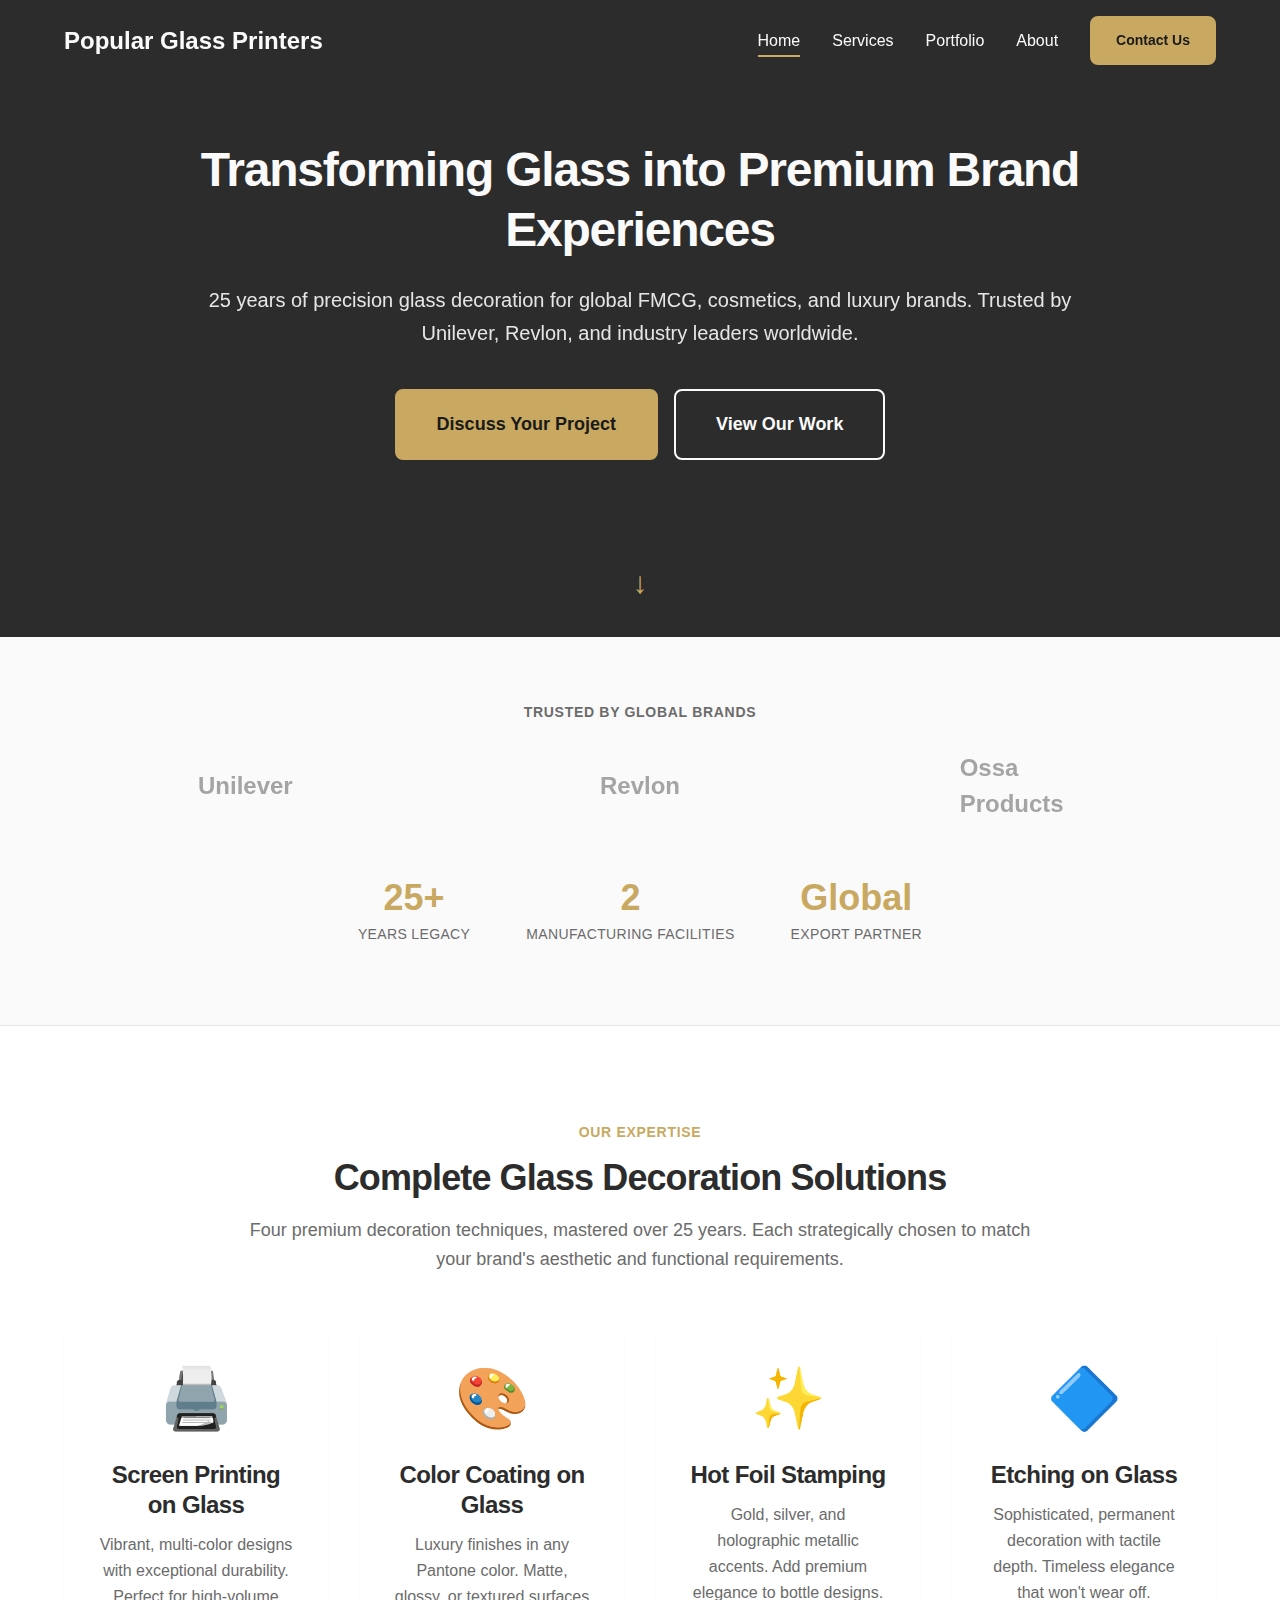
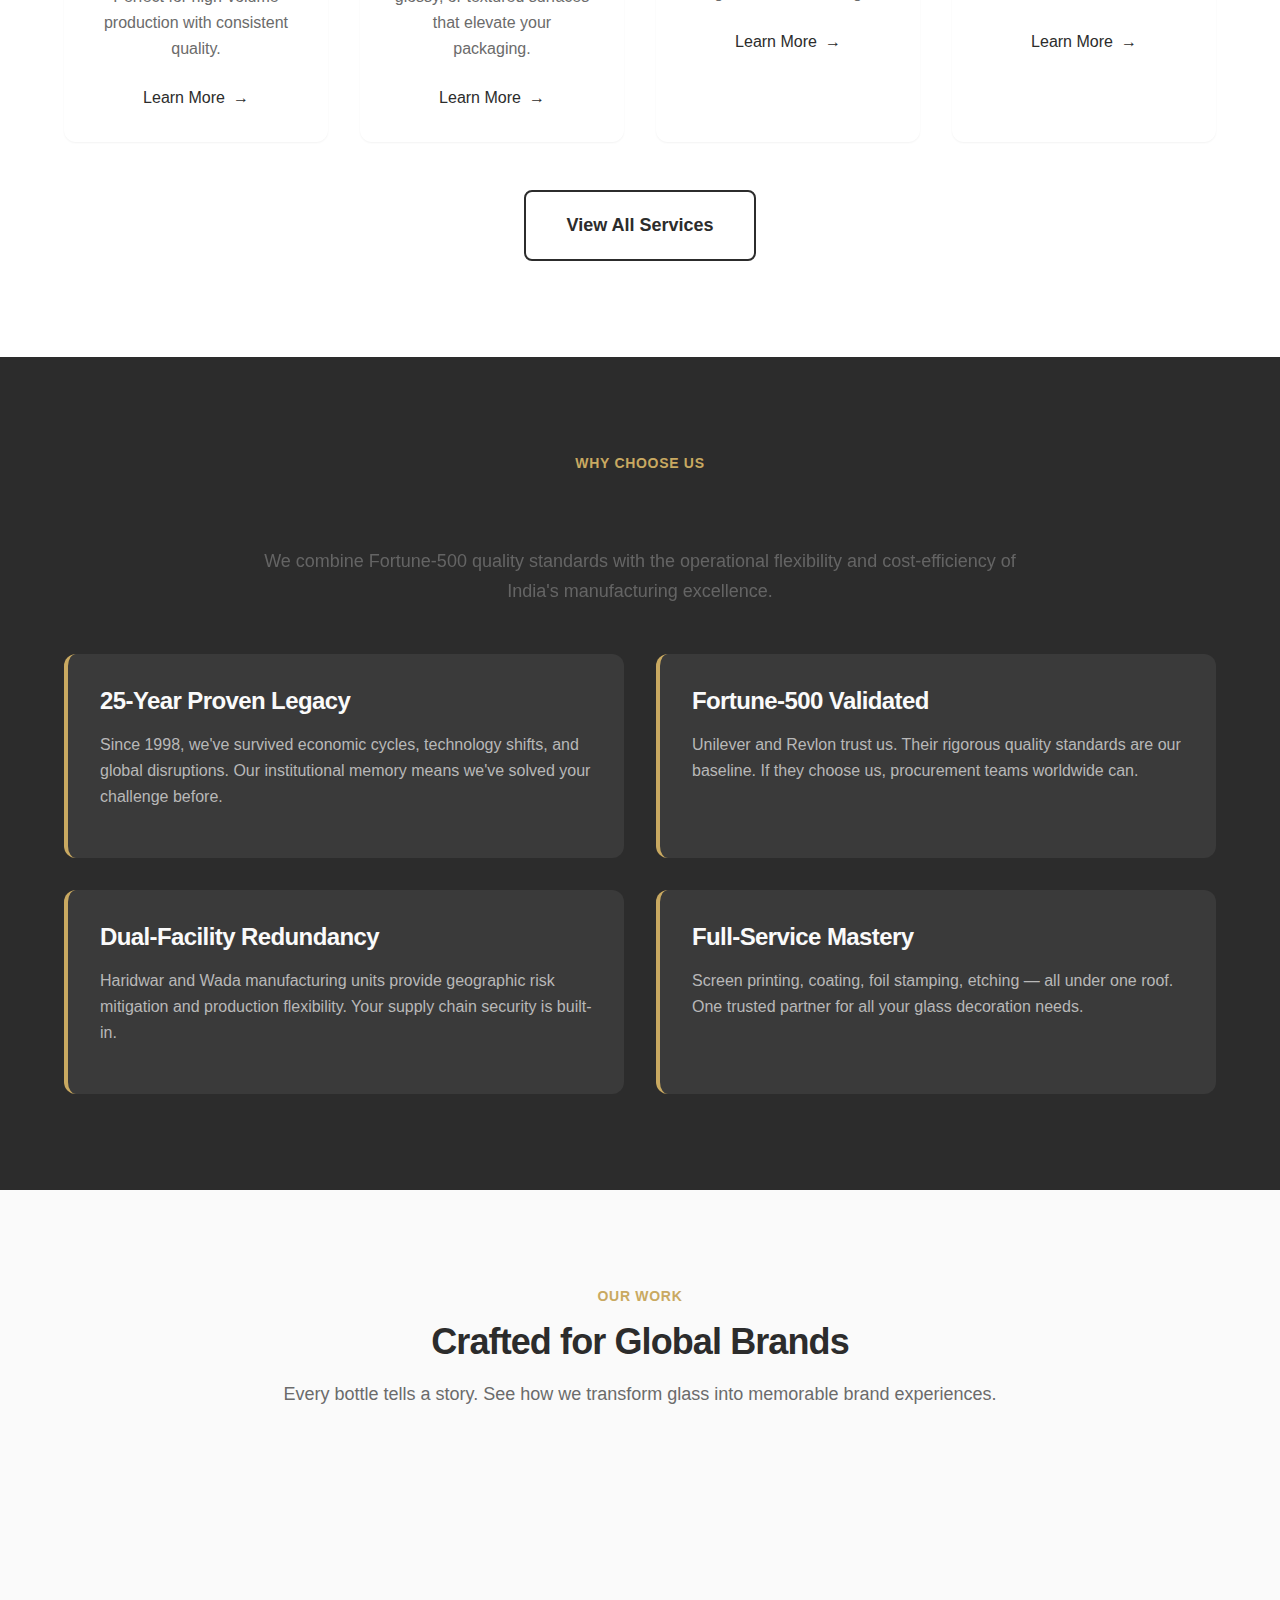
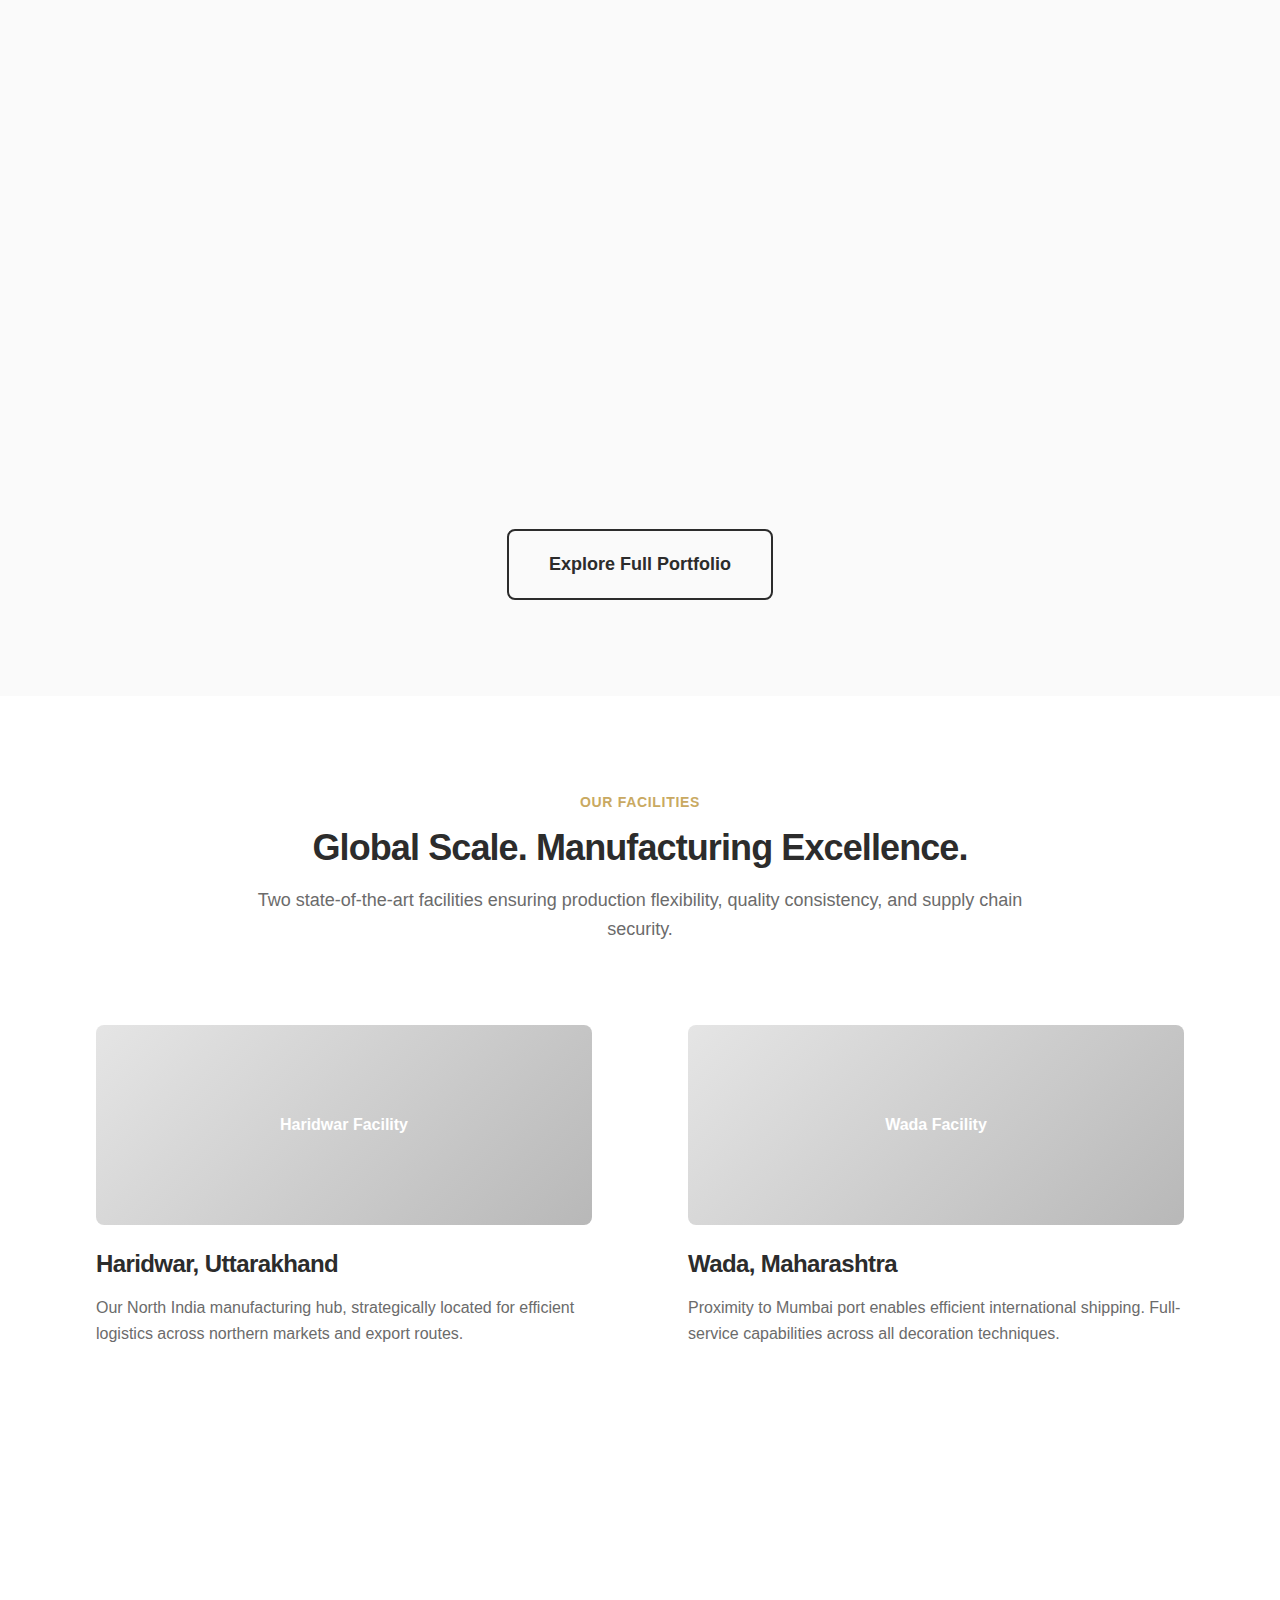
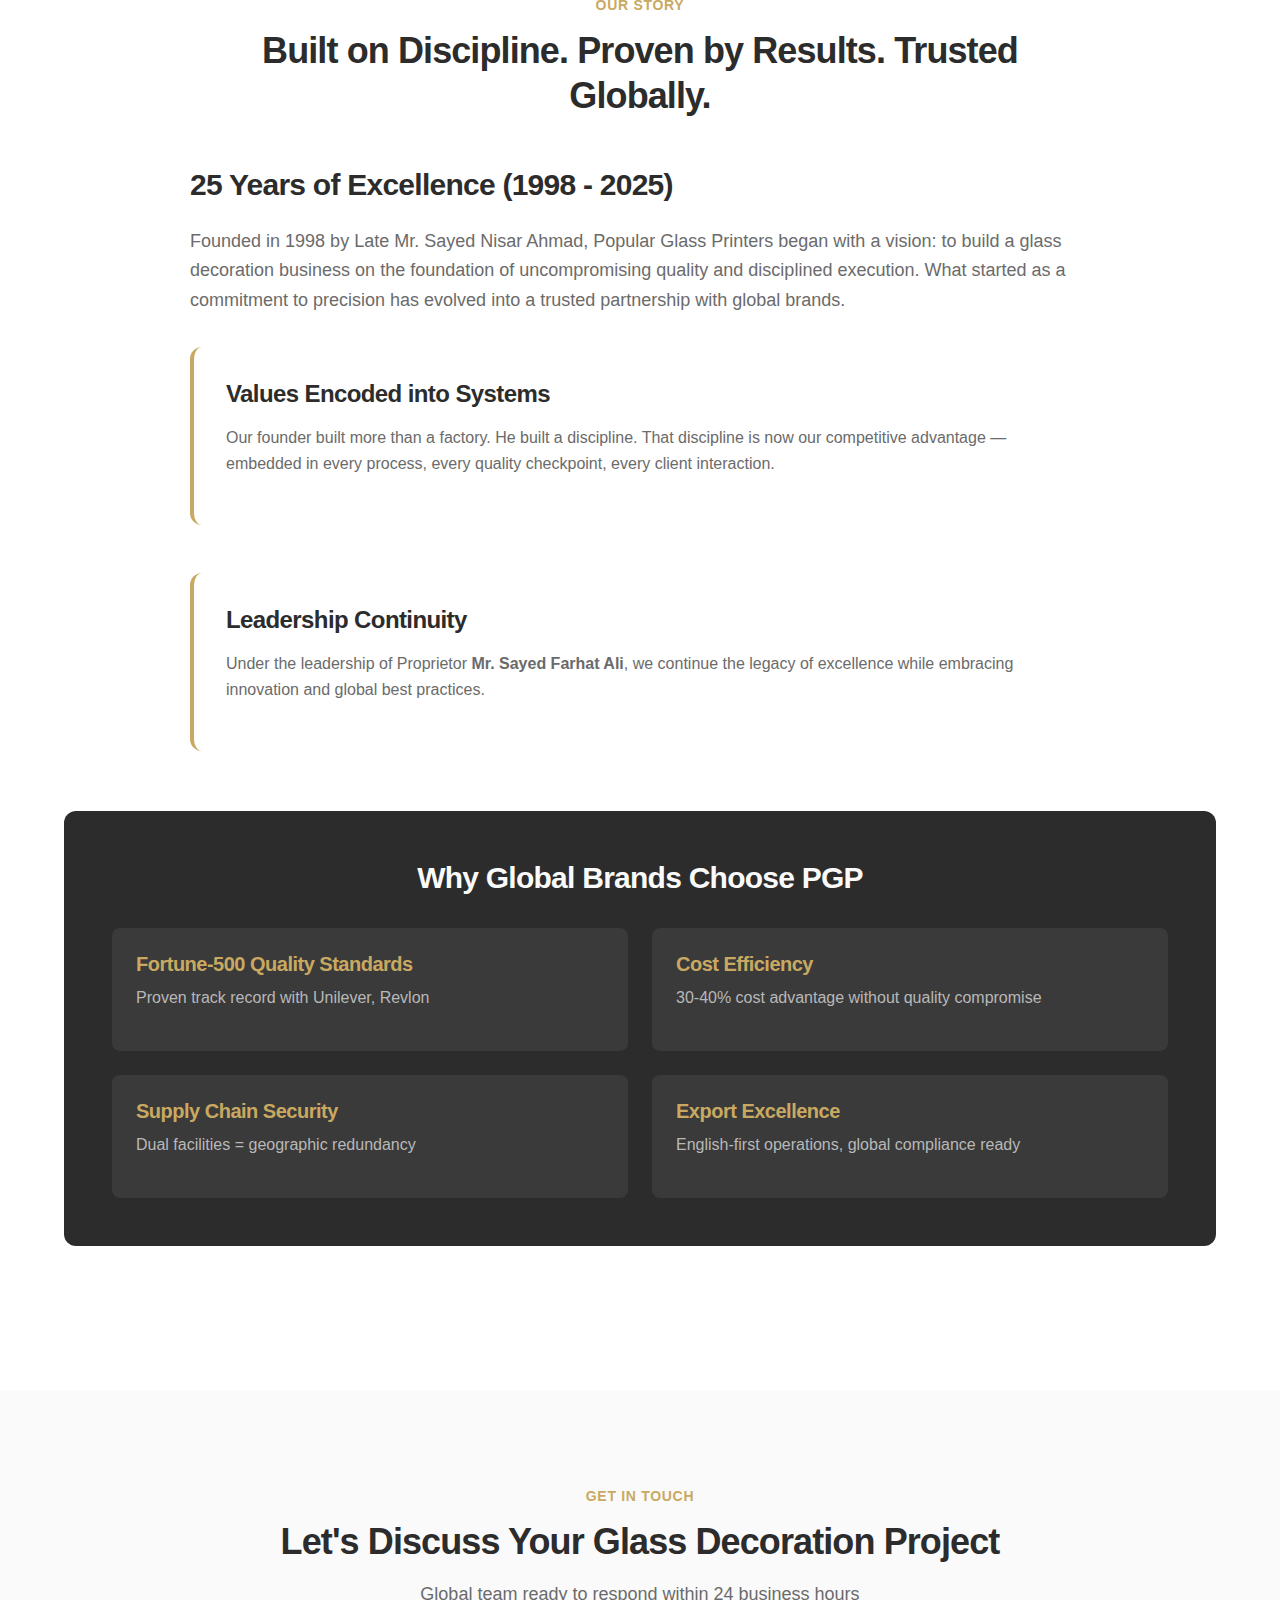
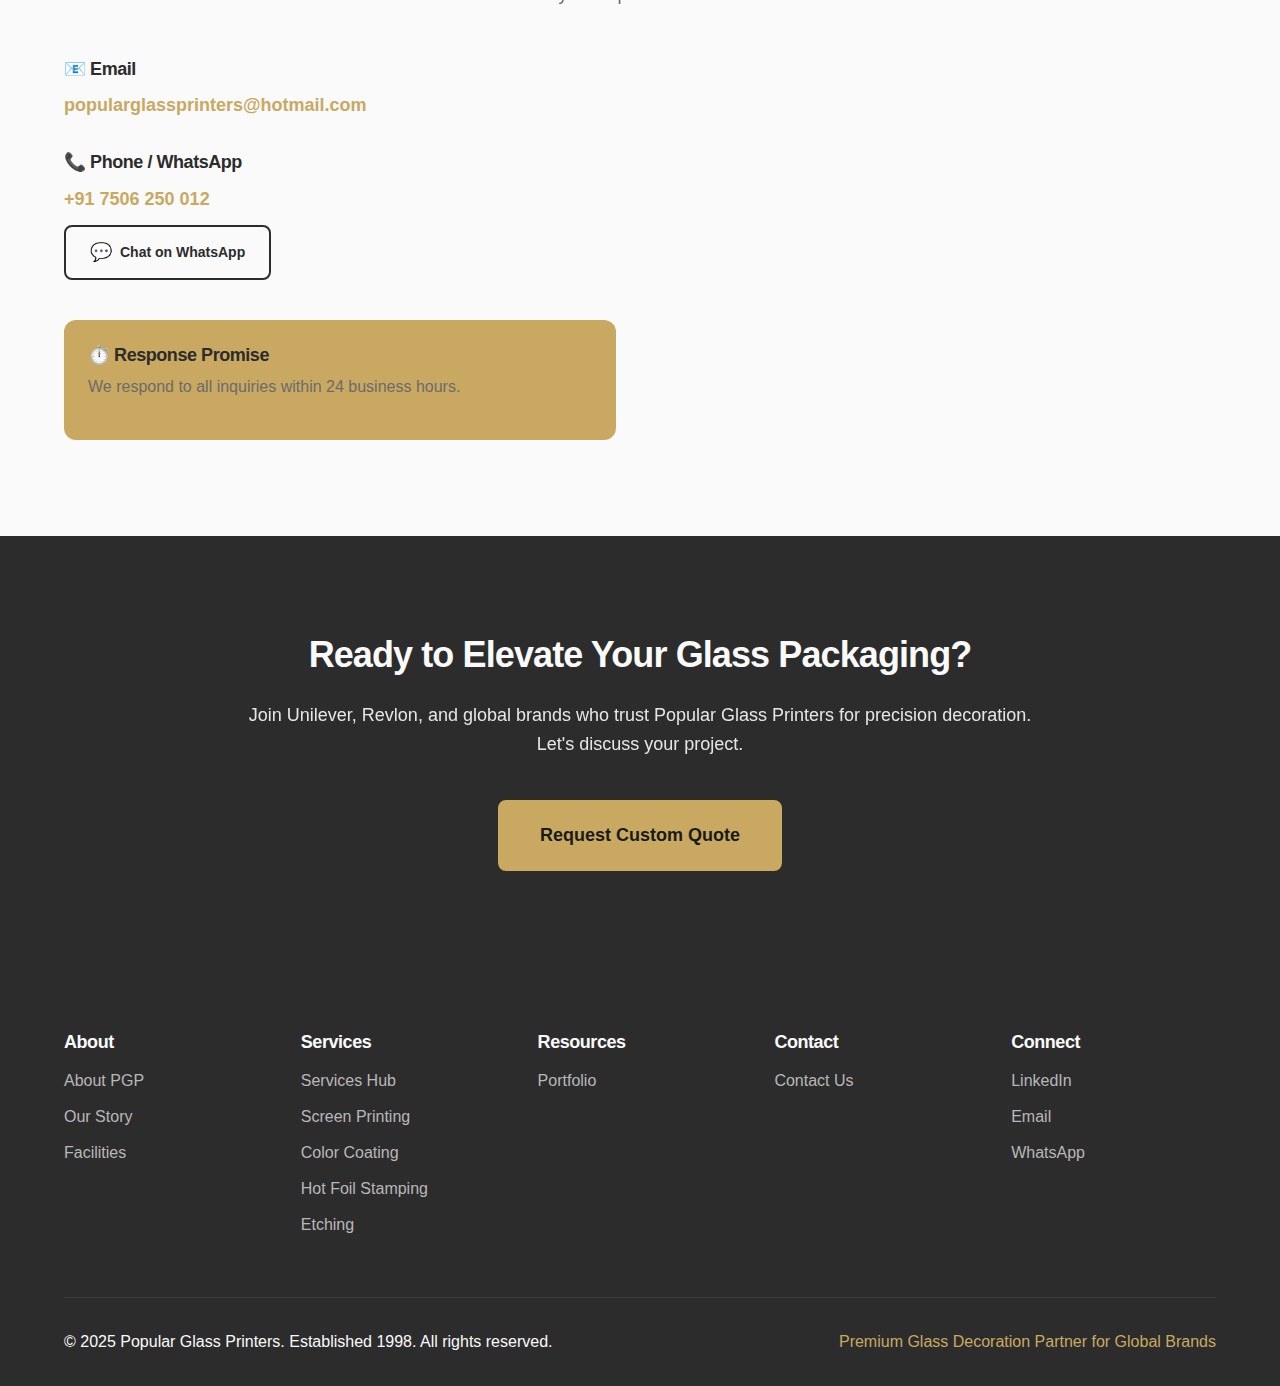
<file: index.html>
<!DOCTYPE html>
<html lang="en">

<head>
    <meta charset="UTF-8">
    <meta name="viewport" content="width=device-width, initial-scale=1.0">
    <meta http-equiv="X-UA-Compatible" content="IE=edge">

    <!-- Primary Meta Tags -->
    <title>Popular Glass Printers | Premium Glass Bottle Decoration Since 1998</title>
    <meta name="title" content="Popular Glass Printers | Premium Glass Bottle Decoration Since 1998">
    <meta name="description"
        content="Leading glass bottle decoration manufacturer serving global FMCG and cosmetics brands. Screen printing, color coating, hot foil stamping, and etching. Trusted by Unilever, Revlon. Est. 1998.">
    <meta name="keywords"
        content="glass bottle decoration, screen printing on glass, glass bottle printing India, color coating glass, hot foil stamping, glass etching, cosmetic packaging, luxury glass decoration">
    <meta name="author" content="Popular Glass Printers">
    <meta name="robots" content="index, follow">

    <!-- Canonical URL -->
    <link rel="canonical" href="https://shaikhyusuf.github.io/PGPrinters/">

    <!-- Open Graph / Facebook -->
    <meta property="og:type" content="website">
    <meta property="og:url" content="https://shaikhyusuf.github.io/PGPrinters/">
    <meta property="og:title" content="Popular Glass Printers | Premium Glass Bottle Decoration">
    <meta property="og:description"
        content="25 years of precision glass decoration for global FMCG, cosmetics, and luxury brands. Serving Unilever, Revlon, and industry leaders worldwide.">
    <meta property="og:image" content="https://shaikhyusuf.github.io/PGPrinters/images/og-image.png">
    <meta property="og:image:width" content="1200">
    <meta property="og:image:height" content="630">
    <meta property="og:locale" content="en_US">
    <meta property="og:site_name" content="Popular Glass Printers">

    <!-- Twitter Card -->
    <meta name="twitter:card" content="summary_large_image">
    <meta name="twitter:url" content="https://shaikhyusuf.github.io/PGPrinters/">
    <meta name="twitter:title" content="Popular Glass Printers | Premium Glass Bottle Decoration">
    <meta name="twitter:description"
        content="25 years of precision glass decoration for global FMCG, cosmetics, and luxury brands.">
    <meta name="twitter:image" content="https://shaikhyusuf.github.io/PGPrinters/images/og-image.png">

    <!-- Favicon (Placeholder - Replace with actual favicon) -->
    <link rel="icon" type="image/png" href="images/favicon.png">

    <!-- Stylesheets -->
    <link rel="stylesheet" href="css/design-system.css">
    <link rel="stylesheet" href="css/components.css">
    <link rel="stylesheet" href="css/animations.css">

    <!-- Preconnect for performance -->
    <link rel="preconnect" href="https://fonts.googleapis.com">

    <!-- Schema.org Structured Data -->
    <script type="application/ld+json">
    {
        "@context": "https://schema.org",
        "@type": "Organization",
        "name": "Popular Glass Printers",
        "url": "https://shaikhyusuf.github.io/PGPrinters/",
        "logo": "https://shaikhyusuf.github.io/PGPrinters/images/favicon.png",
        "foundingDate": "1998",
        "description": "Leading glass bottle decoration manufacturer serving global FMCG and cosmetics brands.",
        "address": {
            "@type": "PostalAddress",
            "addressCountry": "IN"
        },
        "sameAs": [],
        "contactPoint": {
            "@type": "ContactPoint",
            "contactType": "Customer Service",
            "availableLanguage": ["English"]
        }
    }
    </script>
</head>

<body>

    <!-- ========================================
       NAVIGATION - Sticky Header
       ======================================== -->
    <header class="header">
        <div class="header__container">
            <a href="#home" class="header__logo">
                Popular Glass Printers
            </a>

            <nav class="header__nav">
                <a href="#home" class="header__nav-link header__nav-link--active">Home</a>
                <a href="services.html" class="header__nav-link">Services</a>
                <a href="portfolio.html" class="header__nav-link">Portfolio</a>
                <a href="about.html" class="header__nav-link">About</a>
                <a href="contact.html" class="btn btn--primary btn--sm">Contact Us</a>
            </nav>

            <!-- Mobile Menu Toggle -->
            <button class="header__menu-toggle" aria-label="Toggle menu">
                <span class="header__menu-icon"></span>
            </button>
        </div>
    </header>

    <!-- ========================================
       HOMEPAGE HERO
       ======================================== -->
    <section id="home" class="hero bg-dark">
        <div class="container" style="padding-top: 140px; padding-bottom: 100px;">
            <div style="max-width: 900px; margin: 0 auto; text-align: center;">
                <h1 class="text-white" style="margin-bottom: var(--space-6);" data-animate>
                    Transforming Glass into Premium Brand Experiences
                </h1>

                <p class="text-white"
                    style="font-size: var(--text-xl); line-height: var(--leading-relaxed); margin-bottom: var(--space-10); opacity: 0.9;"
                    data-animate>
                    25 years of precision glass decoration for global FMCG, cosmetics, and luxury brands. Trusted by
                    Unilever, Revlon, and industry leaders worldwide.
                </p>

                <div style="display: flex; gap: var(--space-4); justify-content: center; flex-wrap: wrap;" data-animate>
                    <a href="contact.html" class="btn btn--primary btn--lg">Discuss Your Project</a>
                    <a href="portfolio.html" class="btn btn--secondary-light btn--lg">View Our Work</a>
                </div>
            </div>
        </div>

        <!-- Scroll indicator -->
        <div style="text-align: center; padding-bottom: var(--space-8);">
            <div style="font-size: var(--text-3xl); color: var(--color-gold); animation: bounce 2s infinite;">↓</div>
        </div>
    </section>

    <style>
        @keyframes bounce {

            0%,
            20%,
            50%,
            80%,
            100% {
                transform: translateY(0);
            }

            40% {
                transform: translateY(-10px);
            }

            60% {
                transform: translateY(-5px);
            }
        }
    </style>

    <!-- ========================================
       TRUSTED BY - Client Logos
       ======================================== -->
    <section class="bg-off-white" style="padding: var(--space-16) 0; border-bottom: 1px solid var(--color-gray-soft);">
        <div class="container">
            <p
                style="text-align: center; font-size: var(--text-sm); font-weight: var(--font-semibold); text-transform: uppercase; letter-spacing: var(--tracking-wider); color: var(--text-secondary); margin-bottom: var(--space-8);">
                Trusted By Global Brands
            </p>

            <div class="client-logos">
                <!-- Placeholder - Replace with actual client logos -->
                <div class="client-logos__item">
                    <div
                        style="font-size: var(--text-2xl); font-weight: var(--font-bold); color: var(--color-gray-dark);">
                        Unilever</div>
                </div>
                <div class="client-logos__item">
                    <div
                        style="font-size: var(--text-2xl); font-weight: var(--font-bold); color: var(--color-gray-dark);">
                        Revlon</div>
                </div>
                <div class="client-logos__item">
                    <div
                        style="font-size: var(--text-2xl); font-weight: var(--font-bold); color: var(--color-gray-dark);">
                        Ossa Products</div>
                </div>
            </div>

            <!-- Trust Badges -->
            <div class="trust-badges" style="margin-top: var(--space-12);">
                <div class="trust-badge">
                    <div class="trust-badge__number">25+</div>
                    <div class="trust-badge__label">Years Legacy</div>
                </div>
                <div class="trust-badge">
                    <div class="trust-badge__number">2</div>
                    <div class="trust-badge__label">Manufacturing Facilities</div>
                </div>
                <div class="trust-badge">
                    <div class="trust-badge__number">Global</div>
                    <div class="trust-badge__label">Export Partner</div>
                </div>
            </div>
        </div>
    </section>

    <!-- ========================================
       SERVICES OVERVIEW
       ======================================== -->
    <section id="services" class="section-padding bg-white">
        <div class="container">
            <div class="section-header">
                <div class="section-header__subtitle">Our Expertise</div>
                <h2 class="section-header__title">Complete Glass Decoration Solutions</h2>
                <p class="section-header__description">
                    Four premium decoration techniques, mastered over 25 years. Each strategically chosen to match your
                    brand's aesthetic and functional requirements.
                </p>
            </div>

            <div class="grid grid-cols-4 gap-8">
                <!-- Service Card 1: Screen Printing -->
                <div class="card card--service" data-animate>
                    <div style="font-size: var(--text-6xl); margin-bottom: var(--space-4);">🖨️</div>
                    <h3 class="card__title">Screen Printing on Glass</h3>
                    <p class="card__description">
                        Vibrant, multi-color designs with exceptional durability. Perfect for high-volume production
                        with consistent quality.
                    </p>
                    <a href="screen-printing.html" class="btn btn--link">Learn More</a>
                </div>

                <!-- Service Card 2: Color Coating -->
                <div class="card card--service" data-animate>
                    <div style="font-size: var(--text-6xl); margin-bottom: var(--space-4);">🎨</div>
                    <h3 class="card__title">Color Coating on Glass</h3>
                    <p class="card__description">
                        Luxury finishes in any Pantone color. Matte, glossy, or textured surfaces that elevate your
                        packaging.
                    </p>
                    <a href="color-coating.html" class="btn btn--link">Learn More</a>
                </div>

                <!-- Service Card 3: Hot Foil Stamping -->
                <div class="card card--service" data-animate>
                    <div style="font-size: var(--text-6xl); margin-bottom: var(--space-4);">✨</div>
                    <h3 class="card__title">Hot Foil Stamping</h3>
                    <p class="card__description">
                        Gold, silver, and holographic metallic accents. Add premium elegance to bottle designs.
                    </p>
                    <a href="hot-foil-stamping.html" class="btn btn--link">Learn More</a>
                </div>

                <!-- Service Card 4: Etching -->
                <div class="card card--service" data-animate>
                    <div style="font-size: var(--text-6xl); margin-bottom: var(--space-4);">🔷</div>
                    <h3 class="card__title">Etching on Glass</h3>
                    <p class="card__description">
                        Sophisticated, permanent decoration with tactile depth. Timeless elegance that won't wear off.
                    </p>
                    <a href="etching.html" class="btn btn--link">Learn More</a>
                </div>
            </div>

            <div style="text-align: center; margin-top: var(--space-12);">
                <a href="services.html" class="btn btn--secondary btn--lg">View All Services</a>
            </div>
        </div>
    </section>

    <!-- ========================================
       WHY POPULAR GLASS PRINTERS
       ======================================== -->
    <section class="section-padding bg-dark">
        <div class="container">
            <div class="section-header">
                <div class="section-header__subtitle" style="color: var(--color-gold);">Why Choose Us</div>
                <h2 class="section-header__title text-white">Global Capability. Indian Advantage.</h2>
                <p class="section-header__description text-white" style="opacity: 0.9;">
                    We combine Fortune-500 quality standards with the operational flexibility and cost-efficiency of
                    India's manufacturing excellence.
                </p>
            </div>

            <div class="grid grid-cols-2 gap-8">
                <!-- Pillar 1 -->
                <div style="background-color: var(--color-charcoal-light); padding: var(--space-8); border-radius: var(--radius-lg); border-left: 4px solid var(--color-gold);"
                    data-animate>
                    <h3
                        style="font-size: var(--text-2xl); color: var(--text-on-dark); margin-bottom: var(--space-4); font-weight: var(--font-semibold);">
                        25-Year Proven Legacy
                    </h3>
                    <p style="color: var(--color-gray-medium); line-height: var(--leading-relaxed);">
                        Since 1998, we've survived economic cycles, technology shifts, and global disruptions. Our
                        institutional memory means we've solved your challenge before.
                    </p>
                </div>

                <!-- Pillar 2 -->
                <div style="background-color: var(--color-charcoal-light); padding: var(--space-8); border-radius: var(--radius-lg); border-left: 4px solid var(--color-gold);"
                    data-animate>
                    <h3
                        style="font-size: var(--text-2xl); color: var(--text-on-dark); margin-bottom: var(--space-4); font-weight: var(--font-semibold);">
                        Fortune-500 Validated
                    </h3>
                    <p style="color: var(--color-gray-medium); line-height: var(--leading-relaxed);">
                        Unilever and Revlon trust us. Their rigorous quality standards are our baseline. If they choose
                        us, procurement teams worldwide can.
                    </p>
                </div>

                <!-- Pillar 3 -->
                <div style="background-color: var(--color-charcoal-light); padding: var(--space-8); border-radius: var(--radius-lg); border-left: 4px solid var(--color-gold);"
                    data-animate>
                    <h3
                        style="font-size: var(--text-2xl); color: var(--text-on-dark); margin-bottom: var(--space-4); font-weight: var(--font-semibold);">
                        Dual-Facility Redundancy
                    </h3>
                    <p style="color: var(--color-gray-medium); line-height: var(--leading-relaxed);">
                        Haridwar and Wada manufacturing units provide geographic risk mitigation and production
                        flexibility. Your supply chain security is built-in.
                    </p>
                </div>

                <!-- Pillar 4 -->
                <div style="background-color: var(--color-charcoal-light); padding: var(--space-8); border-radius: var(--radius-lg); border-left: 4px solid var(--color-gold);"
                    data-animate>
                    <h3
                        style="font-size: var(--text-2xl); color: var(--text-on-dark); margin-bottom: var(--space-4); font-weight: var(--font-semibold);">
                        Full-Service Mastery
                    </h3>
                    <p style="color: var(--color-gray-medium); line-height: var(--leading-relaxed);">
                        Screen printing, coating, foil stamping, etching — all under one roof. One trusted partner for
                        all your glass decoration needs.
                    </p>
                </div>
            </div>
        </div>
    </section>

    <!-- ========================================
       PORTFOLIO SHOWCASE
       ======================================== -->
    <section id="portfolio" class="section-padding bg-off-white">
        <div class="container">
            <div class="section-header">
                <div class="section-header__subtitle">Our Work</div>
                <h2 class="section-header__title">Crafted for Global Brands</h2>
                <p class="section-header__description">
                    Every bottle tells a story. See how we transform glass into memorable brand experiences.
                </p>
            </div>

            <!-- Portfolio Grid (Placeholder - Replace with actual images) -->
            <div class="grid grid-cols-3 gap-6">
                <div class="card card--portfolio hover-lift-subtle scroll-reveal" data-animate>
                    <img src="images/portfolio/screen-printing-1.png"
                        alt="Multi-color screen printed cosmetic bottle with vibrant branding"
                        style="width: 100%; height: 300px; object-fit: cover; display: block;">
                    <div class="card--portfolio__overlay">
                        <div class="card--portfolio__tags">
                            <span class="card--portfolio__tag">Screen Printing</span>
                            <span class="card--portfolio__tag">Cosmetics</span>
                        </div>
                    </div>
                </div>

                <div class="card card--portfolio hover-lift-subtle scroll-reveal" data-animate>
                    <img src="images/portfolio/color-coating-1.png"
                        alt="Premium gold metallic color coated glass bottle"
                        style="width: 100%; height: 300px; object-fit: cover; display: block;">
                    <div class="card--portfolio__overlay">
                        <div class="card--portfolio__tags">
                            <span class="card--portfolio__tag">Color Coating</span>
                            <span class="card--portfolio__tag">Luxury</span>
                        </div>
                    </div>
                </div>

                <div class="card card--portfolio hover-lift-subtle scroll-reveal" data-animate>
                    <img src="images/portfolio/hot-foil-1.png" alt="Luxury perfume bottle with gold hot foil stamping"
                        style="width: 100%; height: 300px; object-fit: cover; display: block;">
                    <div class="card--portfolio__overlay">
                        <div class="card--portfolio__tags">
                            <span class="card--portfolio__tag">Hot Foil Stamping</span>
                            <span class="card--portfolio__tag">Personal Care</span>
                        </div>
                    </div>
                </div>

                <div class="card card--portfolio hover-lift-subtle scroll-reveal" data-animate>
                    <img src="images/portfolio/etching-1.png" alt="Frosted glass bottle with elegant etched pattern"
                        style="width: 100%; height: 300px; object-fit: cover; display: block;">
                    <div class="card--portfolio__overlay">
                        <div class="card--portfolio__tags">
                            <span class="card--portfolio__tag">Etching</span>
                            <span class="card--portfolio__tag">Personal Care</span>
                        </div>
                    </div>
                </div>

                <div class="card card--portfolio hover-lift-subtle scroll-reveal" data-animate>
                    <img src="images/portfolio/screen-printing-cosmetics-1.jpg"
                        alt="Lakme nail enamel remover with screen printed branding - real client work"
                        style="width: 100%; height: 300px; object-fit: cover; display: block;">
                    <div class="card--portfolio__overlay">
                        <div class="card--portfolio__tags">
                            <span class="card--portfolio__tag">Screen Printing</span>
                            <span class="card--portfolio__tag">Client: Lakme</span>
                        </div>
                    </div>
                </div>

                <div class="card card--portfolio hover-lift-subtle scroll-reveal" data-animate>
                    <img src="images/portfolio/color-coating-2.png"
                        alt="Elegant matte finish color coated perfume bottle"
                        style="width: 100%; height: 300px; object-fit: cover; display: block;">
                    <div class="card--portfolio__overlay">
                        <div class="card--portfolio__tags">
                            <span class="card--portfolio__tag">Color Coating</span>
                            <span class="card--portfolio__tag">Perfume</span>
                        </div>
                    </div>
                </div>
            </div>

            <div style="text-align: center; margin-top: var(--space-12);">
                <a href="portfolio.html" class="btn btn--secondary btn--lg">Explore Full Portfolio</a>
            </div>
        </div>
    </section>

    <!-- ========================================
       MANUFACTURING EXCELLENCE
       ======================================== -->
    <section class="section-padding bg-white">
        <div class="container">
            <div class="section-header">
                <div class="section-header__subtitle">Our Facilities</div>
                <h2 class="section-header__title">Global Scale. Manufacturing Excellence.</h2>
                <p class="section-header__description">
                    Two state-of-the-art facilities ensuring production flexibility, quality consistency, and supply
                    chain security.
                </p>
            </div>

            <div class="grid grid-cols-2 gap-8">
                <!-- Facility 1: Haridwar -->
                <div style="background-color: var(--bg-off-white); padding: var(--space-8); border-radius: var(--radius-lg);"
                    data-animate>
                    <div
                        style="width: 100%; height: 200px; background: linear-gradient(135deg, var(--color-gray-soft), var(--color-gray-medium)); border-radius: var(--radius-md); margin-bottom: var(--space-6); display: flex; align-items: center; justify-content: center;">
                        <span style="color: var(--color-white); font-weight: var(--font-semibold);">Haridwar
                            Facility</span>
                    </div>
                    <h3
                        style="font-size: var(--text-2xl); font-weight: var(--font-semibold); margin-bottom: var(--space-4);">
                        Haridwar, Uttarakhand
                    </h3>
                    <p
                        style="color: var(--text-secondary); line-height: var(--leading-relaxed); margin-bottom: var(--space-6);">
                        Our North India manufacturing hub, strategically located for efficient logistics across northern
                        markets and export routes.
                    </p>
                    <!-- <a href="#facilities" class="btn btn--link">Learn More About This Facility</a> -->
                </div>

                <!-- Facility 2: Wada -->
                <div style="background-color: var(--bg-off-white); padding: var(--space-8); border-radius: var(--radius-lg);"
                    data-animate>
                    <div
                        style="width: 100%; height: 200px; background: linear-gradient(135deg, var(--color-gray-soft), var(--color-gray-medium)); border-radius: var(--radius-md); margin-bottom: var(--space-6); display: flex; align-items: center; justify-content: center;">
                        <span style="color: var(--color-white); font-weight: var(--font-semibold);">Wada Facility</span>
                    </div>
                    <h3
                        style="font-size: var(--text-2xl); font-weight: var(--font-semibold); margin-bottom: var(--space-4);">
                        Wada, Maharashtra
                    </h3>
                    <p
                        style="color: var(--text-secondary); line-height: var(--leading-relaxed); margin-bottom: var(--space-6);">
                        Proximity to Mumbai port enables efficient international shipping. Full-service capabilities
                        across all decoration techniques.
                    </p>
                    <!-- <a href="#facilities" class="btn btn--link">Learn More About This Facility</a> -->
                </div>
            </div>
        </div>
    </section>

    <!-- ========================================
       ABOUT SECTION
       ======================================== -->
    <section id="about" class="section-padding bg-white">
        <div class="container">
            <div class="section-header">
                <div class="section-header__subtitle">Our Story</div>
                <h2 class="section-header__title">Built on Discipline. Proven by Results. Trusted Globally.</h2>
            </div>

            <!-- Legacy Timeline -->
            <div style="max-width: 900px; margin: 0 auto 60px;">
                <h3 style="font-size: var(--text-3xl); margin-bottom: var(--space-6);">25 Years of Excellence (1998 -
                    2025)</h3>
                <p
                    style="font-size: var(--text-lg); line-height: var(--leading-relaxed); color: var(--text-secondary); margin-bottom: var(--space-8);">
                    Founded in 1998 by Late Mr. Sayed Nisar Ahmad, Popular Glass Printers began with a vision: to build
                    a glass decoration business on the foundation of uncompromising quality and disciplined execution.
                    What started as a commitment to precision has evolved into a trusted partnership with global brands.
                </p>

                <!-- Founder Legacy -->
                <div
                    style="background-color: var(--bg-off-white); padding: var(--space-8); border-radius: var(--radius-lg); border-left: 4px solid var(--color-gold); margin-bottom: var(--space-12);">
                    <h4
                        style="font-size: var(--text-2xl); margin-bottom: var(--space-4); font-weight: var(--font-semibold);">
                        Values Encoded into Systems</h4>
                    <p style="line-height: var(--leading-relaxed); color: var(--text-secondary);">
                        Our founder built more than a factory. He built a discipline. That discipline is now our
                        competitive advantage — embedded in every process, every quality checkpoint, every client
                        interaction.
                    </p>
                </div>

                <!-- Current Leadership -->
                <div
                    style="background-color: var(--bg-off-white); padding: var(--space-8); border-radius: var(--radius-lg); border-left: 4px solid var(--color-gold); margin-bottom: var(--space-12);">
                    <h4 style="font-size: var(--text-2xl); margin-bottom: var(--space-4);">Leadership Continuity</h4>
                    <p style="line-height: var(--leading-relaxed); color: var(--text-secondary);">
                        Under the leadership of Proprietor <strong>Mr. Sayed Farhat Ali</strong>, we continue the legacy
                        of excellence while embracing innovation and global best practices.
                    </p>
                </div>
            </div>

            <!-- Why India Section -->
            <div
                style="background-color: var(--bg-dark); padding: var(--space-12); border-radius: var(--radius-lg); margin-bottom: var(--space-12);">
                <h3
                    style="font-size: var(--text-3xl); color: var(--text-on-dark); text-align: center; margin-bottom: var(--space-8);">
                    Why Global Brands Choose PGP
                </h3>

                <div class="grid grid-cols-2 gap-6">
                    <div
                        style="background-color: var(--color-charcoal-light); padding: var(--space-6); border-radius: var(--radius-md);">
                        <h5
                            style="color: var(--color-gold); font-weight: var(--font-semibold); margin-bottom: var(--space-2);">
                            Fortune-500 Quality Standards</h5>
                        <p style="color: var(--color-gray-medium); line-height: var(--leading-relaxed);">Proven track
                            record with Unilever, Revlon</p>
                    </div>
                    <div
                        style="background-color: var(--color-charcoal-light); padding: var(--space-6); border-radius: var(--radius-md);">
                        <h5
                            style="color: var(--color-gold); font-weight: var(--font-semibold); margin-bottom: var(--space-2);">
                            Cost Efficiency</h5>
                        <p style="color: var(--color-gray-medium); line-height: var(--leading-relaxed);">30-40% cost
                            advantage without quality compromise</p>
                    </div>
                    <div
                        style="background-color: var(--color-charcoal-light); padding: var(--space-6); border-radius: var(--radius-md);">
                        <h5
                            style="color: var(--color-gold); font-weight: var(--font-semibold); margin-bottom: var(--space-2);">
                            Supply Chain Security</h5>
                        <p style="color: var(--color-gray-medium); line-height: var(--leading-relaxed);">Dual facilities
                            = geographic redundancy</p>
                    </div>
                    <div
                        style="background-color: var(--color-charcoal-light); padding: var(--space-6); border-radius: var(--radius-md);">
                        <h5
                            style="color: var(--color-gold); font-weight: var(--font-semibold); margin-bottom: var(--space-2);">
                            Export Excellence</h5>
                        <p style="color: var(--color-gray-medium); line-height: var(--leading-relaxed);">English-first
                            operations, global compliance ready</p>
                    </div>
                </div>
            </div>
        </div>
    </section>

    <!-- ========================================
       CONTACT SECTION
       ======================================== -->
    <section id="contact" class="section-padding bg-off-white">
        <div class="container">
            <div class="section-header">
                <div class="section-header__subtitle">Get In Touch</div>
                <h2 class="section-header__title">Let's Discuss Your Glass Decoration Project</h2>
                <p class="section-header__description">
                    Global team ready to respond within 24 business hours
                </p>
            </div>

            <div class="grid grid-cols-2 gap-12">
                <!-- Contact Form -->
                <!-- <div>
                    <form id="contact-form" class="form--contact">
                        <div class="form-group">
                            <label for="name" class="form-label">Name *</label>
                            <input type="text" id="name" name="name" class="form-input" required>
                        </div>

                        <div class="form-group">
                            <label for="email" class="form-label">Email *</label>
                            <input type="email" id="email" name="email" class="form-input" required>
                        </div>

                        <div class="form-group">
                            <label for="company" class="form-label">Company *</label>
                            <input type="text" id="company" name="company" class="form-input" required>
                        </div>

                        <div class="form-group">
                            <label for="message" class="form-label">Project Details *</label>
                            <textarea id="message" name="message" class="form-textarea" required
                                placeholder="Tell us about your project requirements..."></textarea>
                        </div>

                        <button type="submit" class="btn btn--primary btn--lg" style="width: 100%;">Request Custom
                            Quote</button>
                    </form>
                </div> -->

                <!-- Contact Information -->
                <div>
                    <div style="margin-bottom: var(--space-8);">
                        <h4
                            style="font-size: var(--text-lg); font-weight: var(--font-semibold); margin-bottom: var(--space-3);">
                            📧 Email
                        </h4>
                        <a href="mailto:popularglassprinters@hotmail.com"
                            style="color: var(--color-gold); font-weight: var(--font-semibold); font-size: var(--text-lg);">popularglassprinters@hotmail.com</a>
                    </div>

                    <div style="margin-bottom: var(--space-8);">
                        <h4
                            style="font-size: var(--text-lg); font-weight: var(--font-semibold); margin-bottom: var(--space-3);">
                            📞 Phone / WhatsApp
                        </h4>
                        <a href="tel:+917506250012"
                            style="color: var(--color-gold); font-weight: var(--font-semibold); font-size: var(--text-lg);">+91
                            7506 250 012</a>
                        <div style="margin-top: var(--space-3);">
                            <a href="https://wa.me/917506250012?text=Hello%20Popular%20Glass%20Printers%2C%20I%20would%20like%20to%20inquire%20about%20your%20glass%20decoration%20services."
                                target="_blank" rel="noopener noreferrer" class="btn btn--secondary btn--sm"
                                style="display: inline-flex; align-items: center; gap: 8px;">
                                <span style="font-size: var(--text-lg);">💬</span> Chat on WhatsApp
                            </a>
                        </div>
                    </div>

                    <div
                        style="background-color: var(--color-gold); color: var(--text-on-gold); padding: var(--space-6); border-radius: var(--radius-lg); margin-top: var(--space-10);">
                        <h4
                            style="font-size: var(--text-lg); font-weight: var(--font-semibold); margin-bottom: var(--space-2);">
                            ⏱️ Response Promise</h4>
                        <p>We respond to all inquiries within 24 business hours.</p>
                    </div>
                </div>
            </div>
        </div>
    </section>

    <!-- ========================================
       PRE-FOOTER CTA
       ======================================== -->
    <section class="section-padding bg-dark">
        <div class="container">
            <div style="max-width: 800px; margin: 0 auto; text-align: center;">
                <h2 class="text-white" style="font-size: var(--text-4xl); margin-bottom: var(--space-6);" data-animate>
                    Ready to Elevate Your Glass Packaging?
                </h2>
                <p class="text-white"
                    style="font-size: var(--text-lg); opacity: 0.9; margin-bottom: var(--space-10); line-height: var(--leading-relaxed);"
                    data-animate>
                    Join Unilever, Revlon, and global brands who trust Popular Glass Printers for precision decoration.
                    Let's discuss your project.
                </p>
                <div style="display: flex; gap: var(--space-4); justify-content: center; flex-wrap: wrap;" data-animate>
                    <a href="contact.html" class="btn btn--primary btn--lg">Request Custom Quote</a>
                    <!-- <a href="#" class="btn btn--secondary-light btn--lg">Download Capabilities</a> -->
                </div>
            </div>
        </div>
    </section>

    <!-- ========================================
       FOOTER
       ======================================== -->
    <!-- Footer -->
    <footer class="footer">
        <div class="container">
            <div class="footer__grid">
                <!-- About -->
                <div>
                    <h4 class="footer__column-title">About</h4>
                    <ul style="list-style: none; padding: 0; margin: 0;">
                        <li style="margin-bottom: var(--space-3);"><a href="about.html" class="footer__link">About
                                PGP</a></li>
                        <li style="margin-bottom: var(--space-3);"><a href="about.html#our-story"
                                class="footer__link">Our Story</a></li>
                        <li style="margin-bottom: var(--space-3);"><a href="about.html#facilities"
                                class="footer__link">Facilities</a></li>
                    </ul>
                </div>

                <!-- Services -->
                <div>
                    <h4 class="footer__column-title">Services</h4>
                    <ul style="list-style: none; padding: 0; margin: 0;">
                        <li style="margin-bottom: var(--space-3);"><a href="services.html" class="footer__link">Services
                                Hub</a></li>
                        <li style="margin-bottom: var(--space-3);"><a href="screen-printing.html"
                                class="footer__link">Screen Printing</a></li>
                        <li style="margin-bottom: var(--space-3);"><a href="color-coating.html"
                                class="footer__link">Color Coating</a></li>
                        <li style="margin-bottom: var(--space-3);"><a href="hot-foil-stamping.html" class="footer__link"
                                >Hot Foil Stamping</a></li>
                        <li style="margin-bottom: var(--space-3);"><a href="etching.html"
                                class="footer__link">Etching</a></li>
                    </ul>
                </div>

                <!-- Resources -->
                <div>
                    <h4 class="footer__column-title">Resources</h4>
                    <ul style="list-style: none; padding: 0; margin: 0;">
                        <li style="margin-bottom: var(--space-3);"><a href="portfolio.html"
                                class="footer__link">Portfolio</a></li>
                    </ul>
                </div>

                <!-- Contact -->
                <div>
                    <h4 class="footer__column-title">Contact</h4>
                    <ul style="list-style: none; padding: 0; margin: 0;">
                        <li style="margin-bottom: var(--space-3);"><a href="contact.html" class="footer__link">Contact
                                Us</a></li>
                    </ul>
                </div>

                <!-- Connect -->
                <div>
                    <h4 class="footer__column-title">Connect</h4>
                    <ul style="list-style: none; padding: 0; margin: 0;">
                        <li style="margin-bottom: var(--space-3);"><a
                                href="https://in.linkedin.com/in/farhat-sayed-92b97969" target="_blank"
                                rel="noopener noreferrer" class="footer__link">LinkedIn</a></li>
                        <li style="margin-bottom: var(--space-3);"><a href="mailto:popularglassprinters@hotmail.com"
                                class="footer__link">Email</a></li>
                        <li style="margin-bottom: var(--space-3);"><a href="https://wa.me/917506250012" target="_blank"
                                rel="noopener noreferrer" class="footer__link">WhatsApp</a></li>
                    </ul>
                </div>
            </div>

            <!-- Copyright -->
            <div class="footer__bottom">
                <span>
                    © 2025 Popular Glass Printers. Established 1998. All rights reserved.
                </span>
                <span style="color: var(--color-gold); font-weight: var(--font-medium);">
                    Premium Glass Decoration Partner for Global Brands
                </span>
            </div>
        </div>
    </footer>

    <!-- JavaScript -->
    <script src="js/main.js"></script>
    <script src="js/scroll-animations.js"></script>

</body>

</html>
</file>
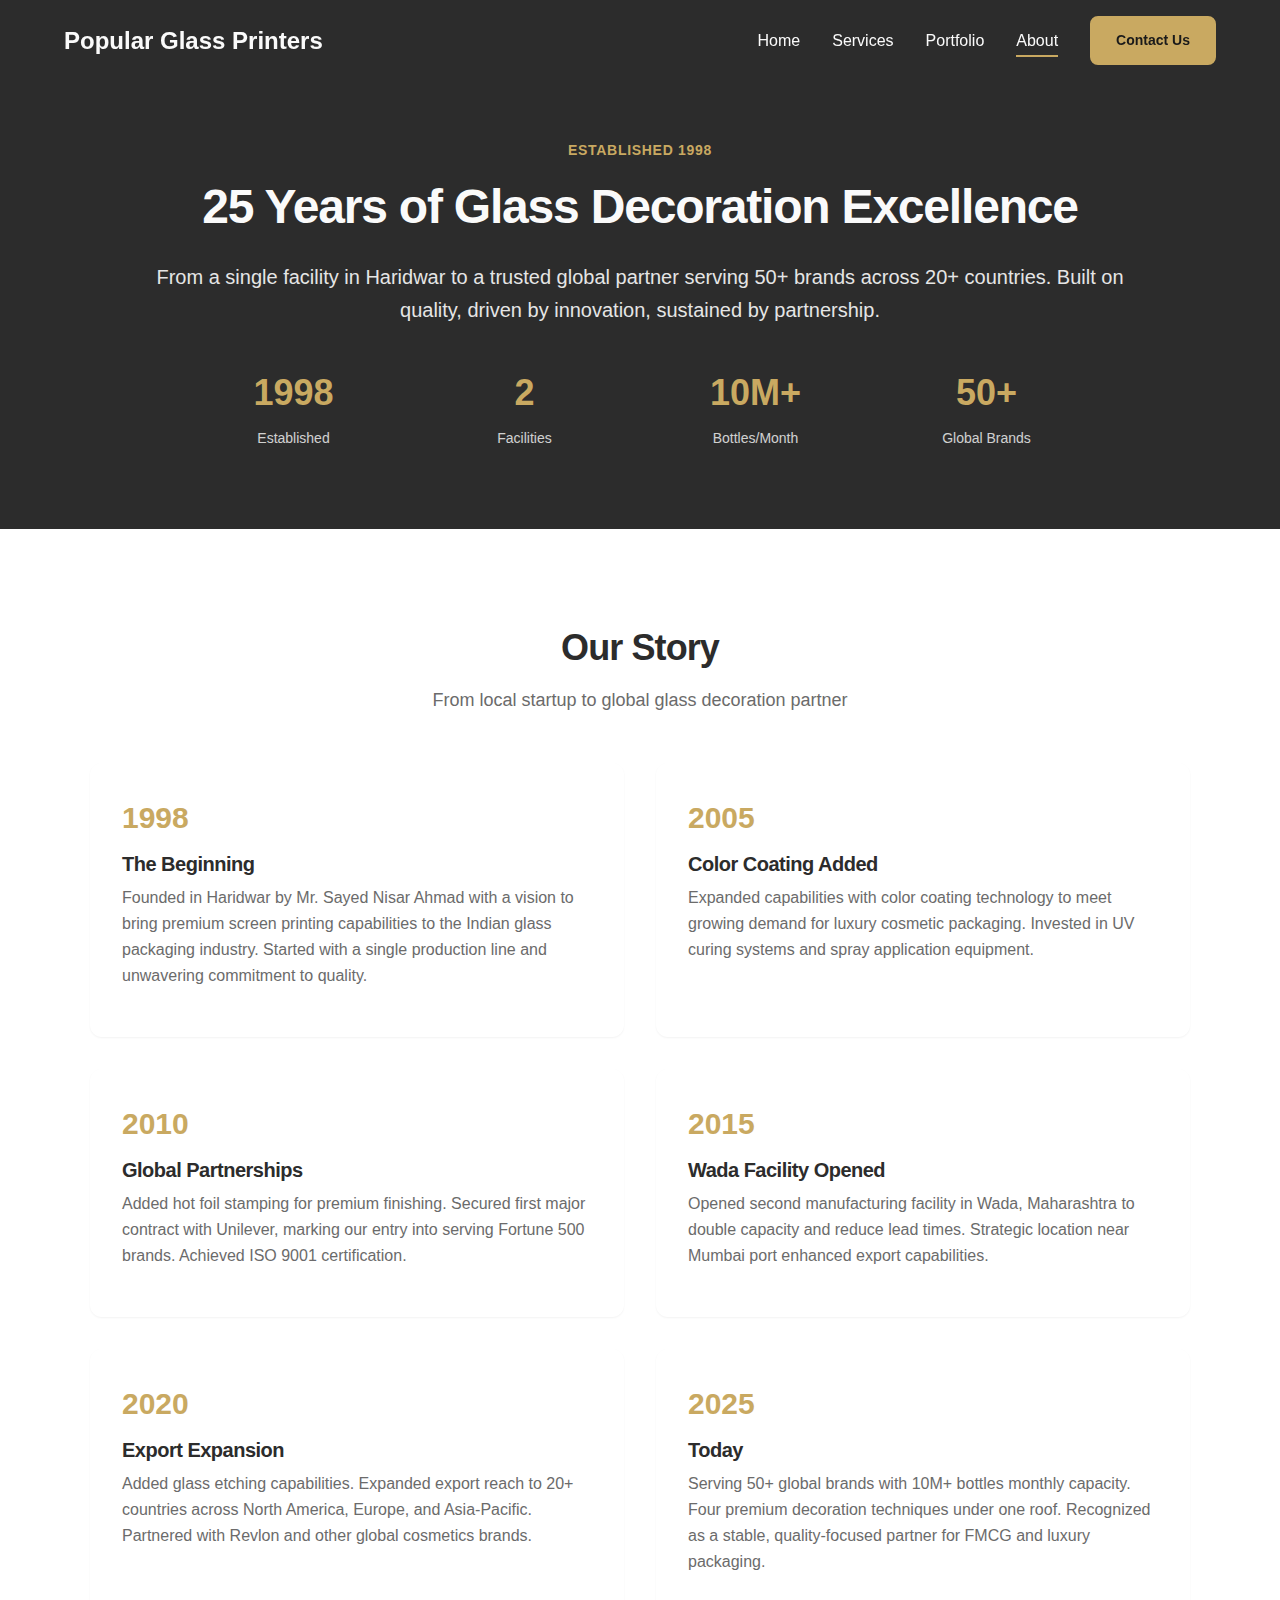
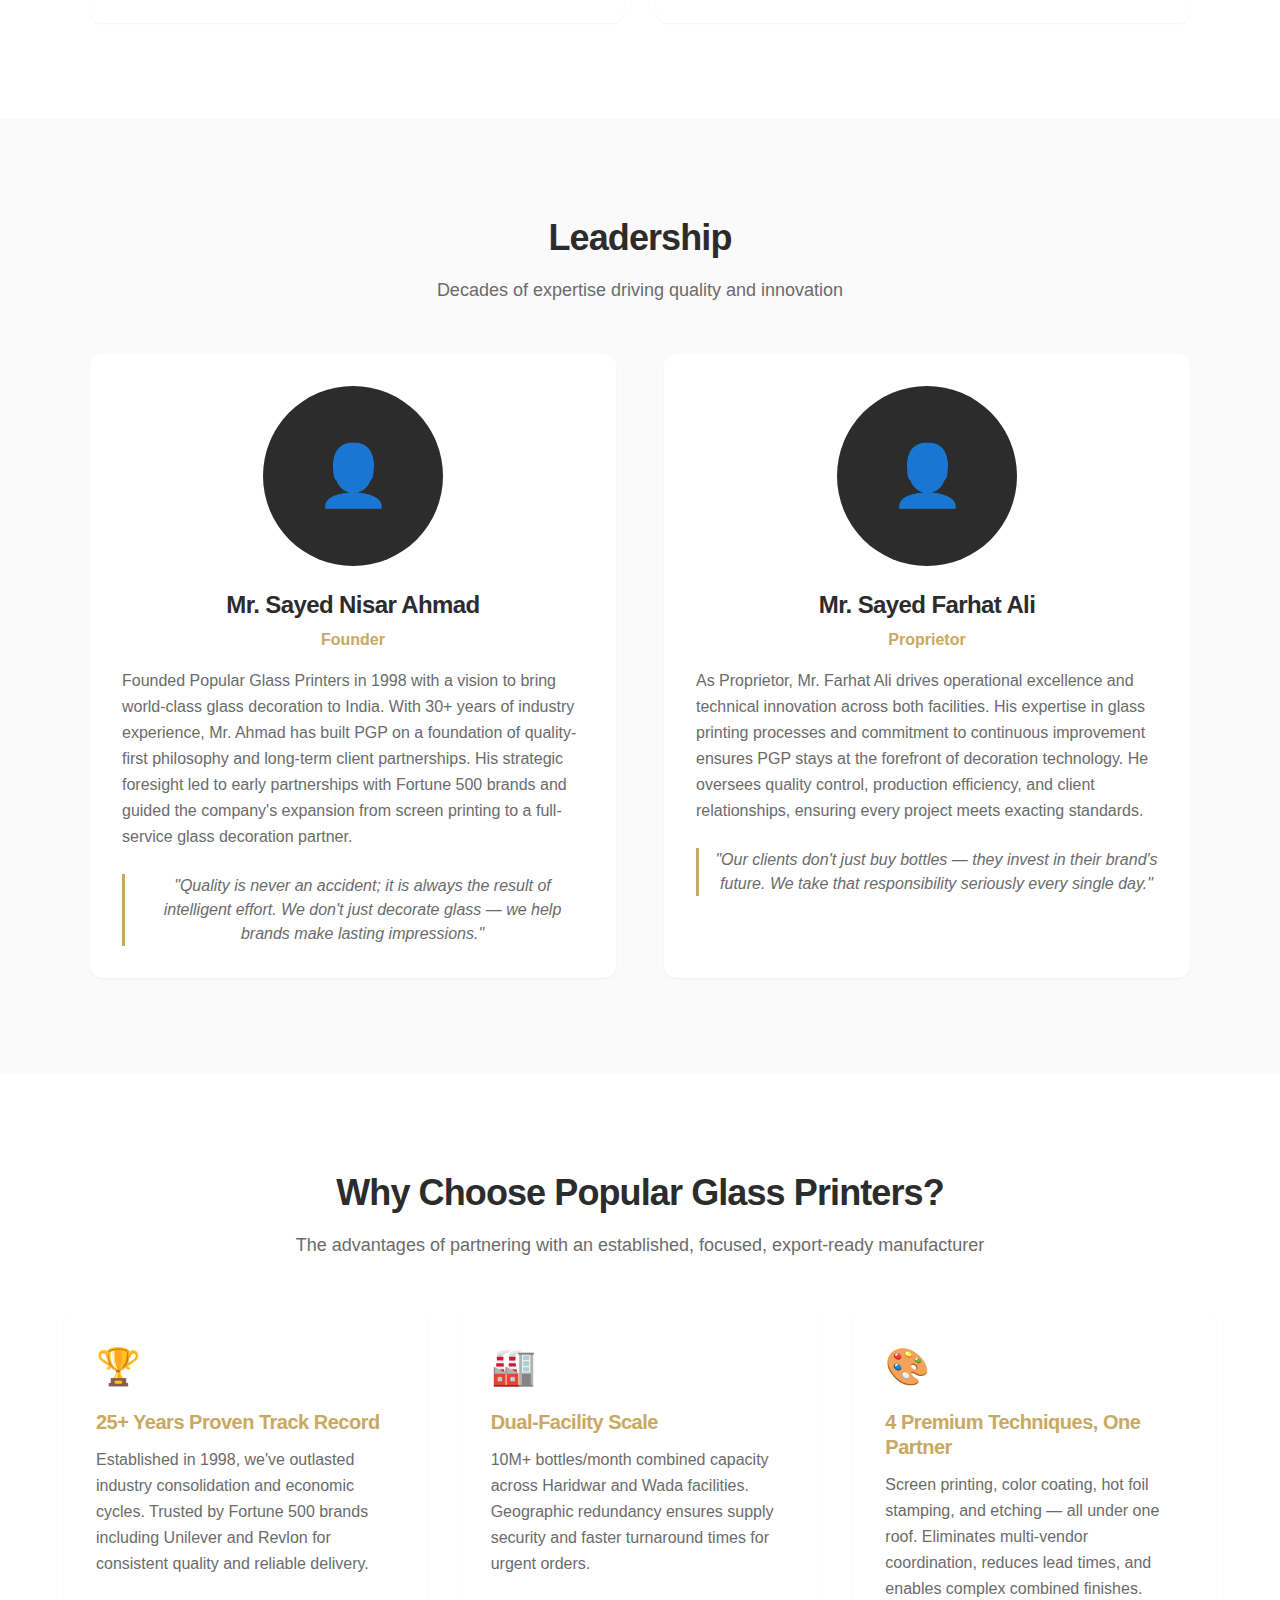
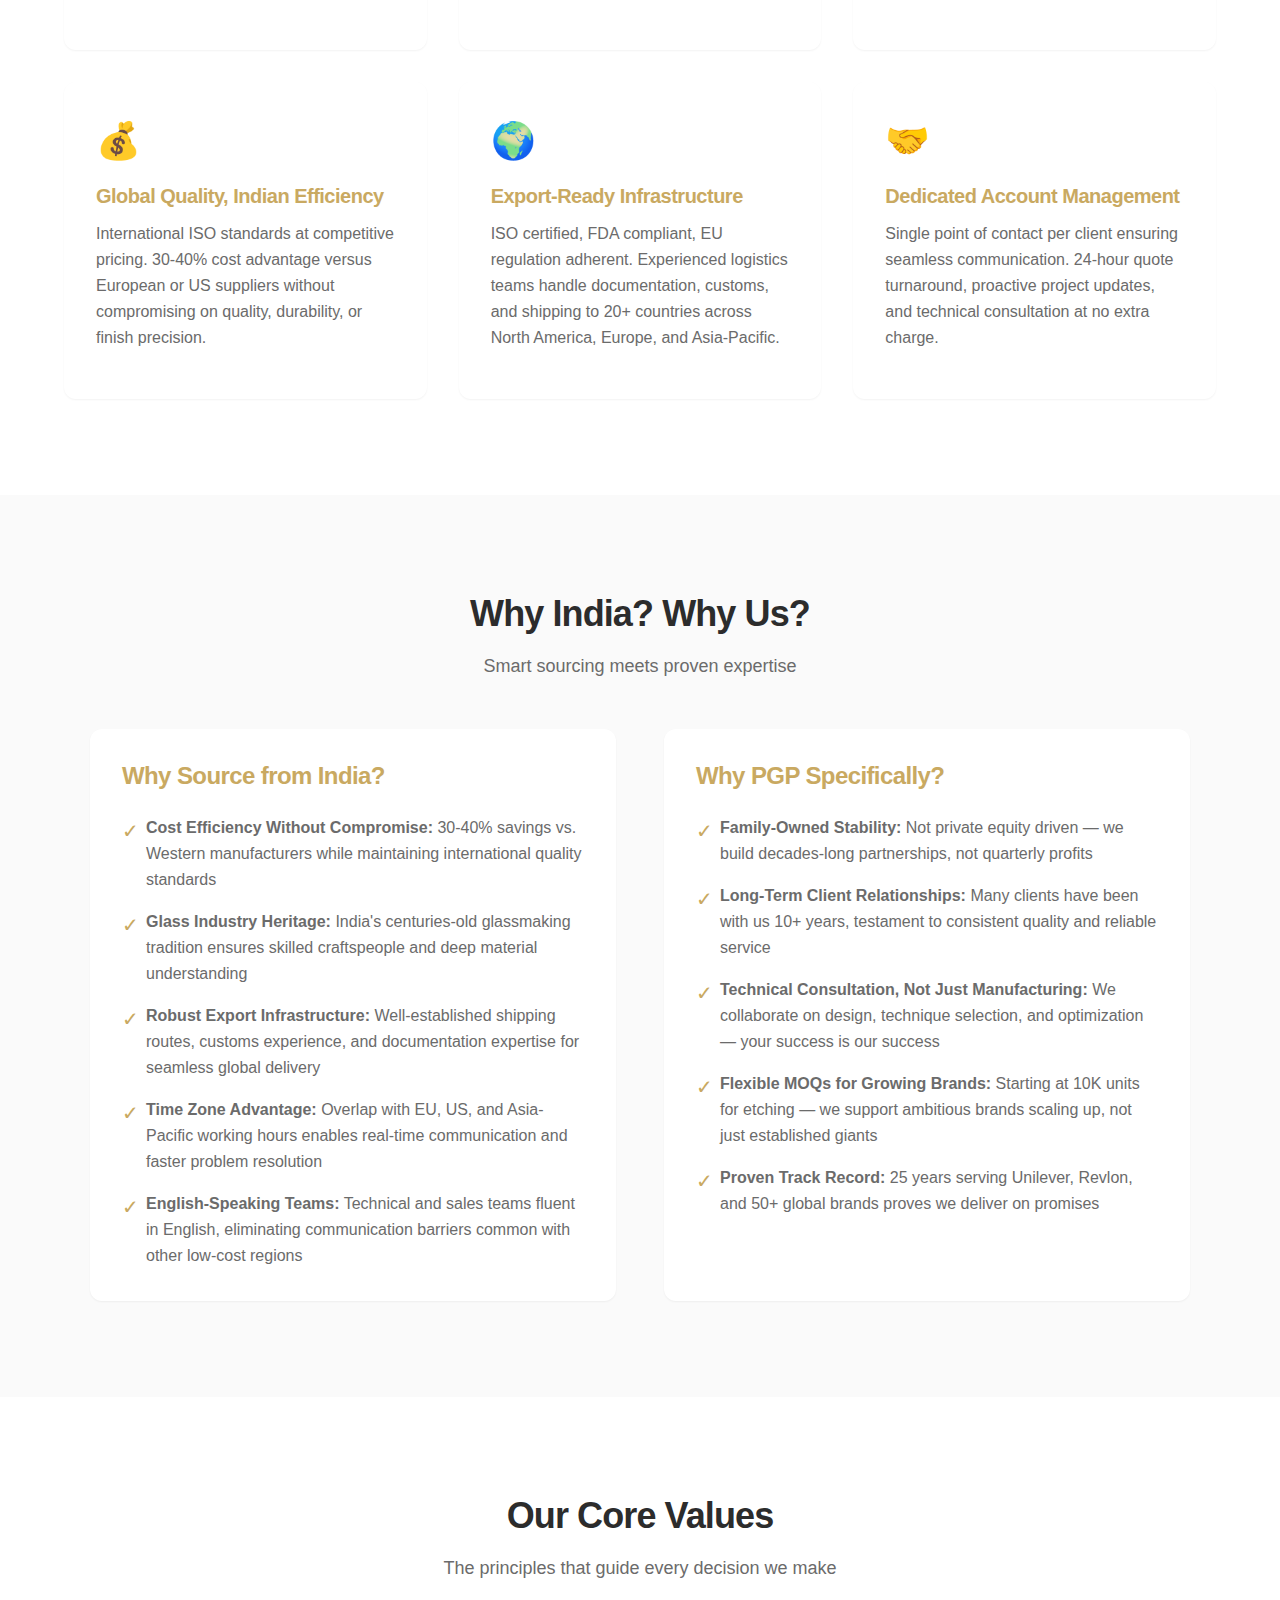
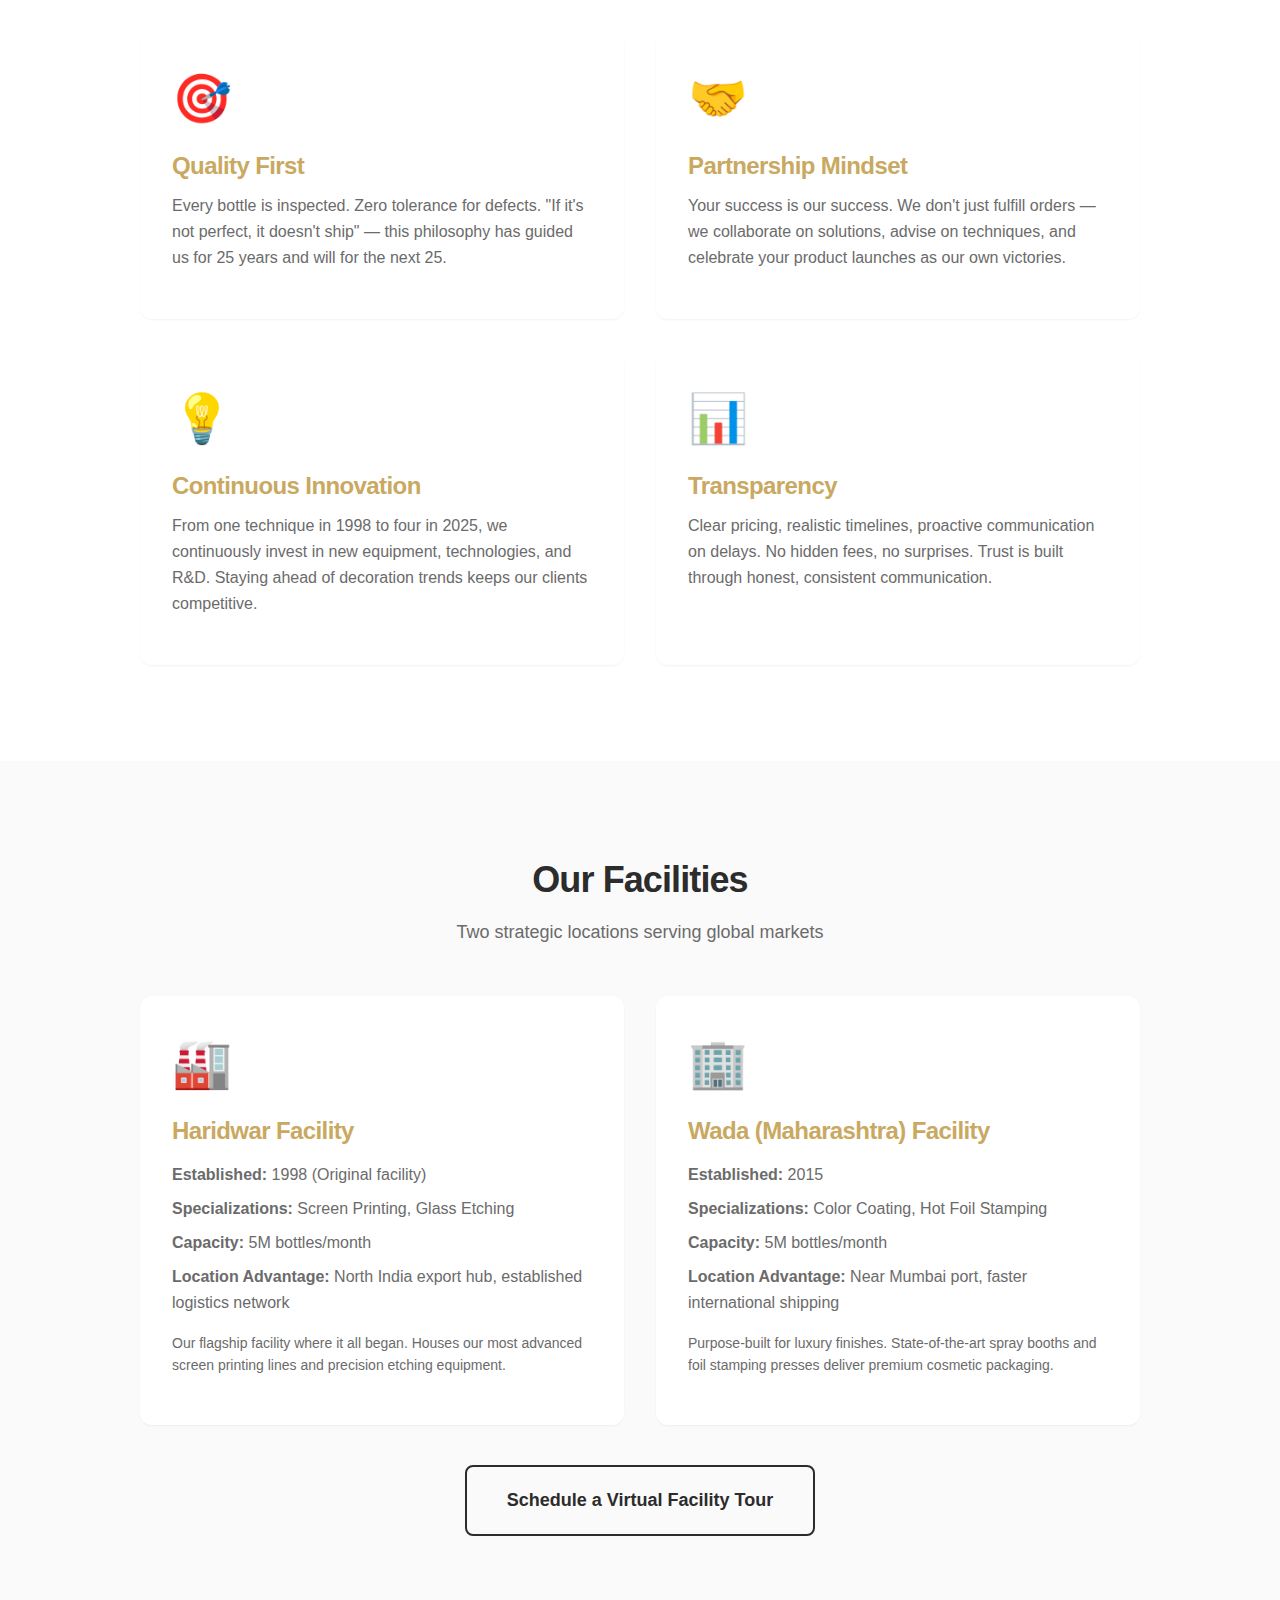
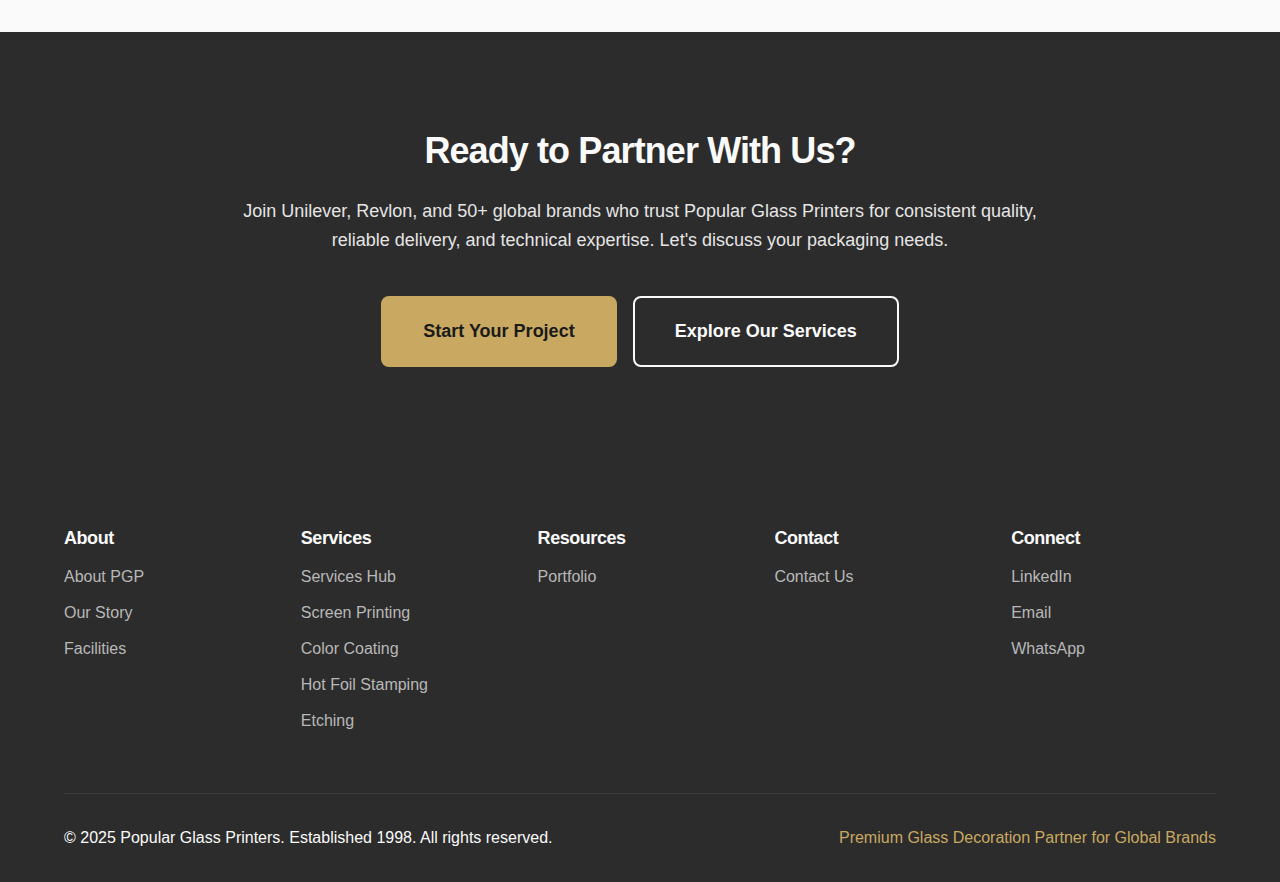
<file: about.html>
<!DOCTYPE html>
<html lang="en">

<head>
    <meta charset="UTF-8">
    <meta name="viewport" content="width=device-width, initial-scale=1.0">

    <!-- SEO Meta Tags -->
    <title>About Popular Glass Printers | 25 Years of Premium Glass Decoration | Est. 1998</title>
    <meta name="description"
        content="Family-owned glass bottle decoration manufacturer serving global FMCG and cosmetics brands since 1998. Two facilities in India, 10M+ bottles/month capacity. ISO certified, export-ready.">
    <meta name="keywords"
        content="glass bottle decoration manufacturer India, glass printing company, Indian packaging supplier, glass decoration export">
    <meta name="author" content="Popular Glass Printers">
    <meta name="robots" content="index, follow">

    <!-- Canonical URL -->
    <link rel="canonical" href="https://shaikhyusuf.github.io/PGPrinters/about.html">

    <!-- Open Graph -->
    <meta property="og:type" content="website">
    <meta property="og:url" content="https://shaikhyusuf.github.io/PGPrinters/about.html">
    <meta property="og:title" content="About Popular Glass Printers | 25 Years of Excellence">
    <meta property="og:description"
        content="Family-owned glass decoration manufacturer since 1998. Two facilities in India, 10M+ bottles/month capacity.">
    <meta property="og:image" content="https://shaikhyusuf.github.io/PGPrinters/images/og-image.png">
    <meta property="og:locale" content="en_US">

    <!-- Twitter Card -->
    <meta name="twitter:card" content="summary_large_image">
    <meta name="twitter:title" content="About Popular Glass Printers | 25 Years of Excellence">
    <meta name="twitter:description" content="Family-owned glass decoration manufacturer since 1998.">
    <meta name="twitter:image" content="https://shaikhyusuf.github.io/PGPrinters/images/og-image.png">

        <link rel="icon" type="image/png" href="images/favicon.png">
    <link rel="apple-touch-icon" href="images/favicon.png">

    <!-- Stylesheets -->
    <link rel="stylesheet" href="css/design-system.css">
    <link rel="stylesheet" href="css/components.css">
    <link rel="stylesheet" href="css/animations.css">
</head>

<body>

    <!-- Navigation -->
    <header class="header">
        <div class="header__container">
            <a href="index.html" class="header__logo">Popular Glass Printers</a>

            <nav class="header__nav">
                <a href="index.html" class="header__nav-link">Home</a>
                <a href="services.html" class="header__nav-link">Services</a>
                <a href="portfolio.html" class="header__nav-link">Portfolio</a>
                <a href="about.html" class="header__nav-link header__nav-link--active">About</a>
                <a href="contact.html" class="btn btn--primary btn--sm">Contact Us</a>
            </nav>

            <button class="header__menu-toggle" aria-label="Toggle menu">
                <span class="header__menu-icon"></span>
            </button>
        </div>
    </header>

    <!-- Hero Section -->
    <section class="bg-dark" style="padding-top: 140px; padding-bottom: 80px;">
        <div class="container">
            <div style="max-width: 1000px; margin: 0 auto; text-align: center;">
                <div
                    style="font-size: var(--text-sm); color: var(--color-gold); font-weight: var(--font-semibold); text-transform: uppercase; letter-spacing: var(--tracking-wider); margin-bottom: var(--space-4);">
                    Established 1998
                </div>
                <h1 class="text-white" style="margin-bottom: var(--space-6);">
                    25 Years of Glass Decoration Excellence
                </h1>
                <p class="text-white"
                    style="font-size: var(--text-xl); line-height: var(--leading-relaxed); opacity: 0.9; margin-bottom: var(--space-10);">
                    From a single facility in Haridwar to a trusted global partner serving 50+ brands across 20+
                    countries. Built on quality, driven by innovation, sustained by partnership.
                </p>

                <!-- Stats -->
                <div class="grid grid-cols-4 gap-6" style="max-width: 900px; margin: 0 auto;">
                    <div style="text-align: center;">
                        <div
                            style="font-size: var(--text-4xl); font-weight: var(--font-bold); color: var(--color-gold); margin-bottom: var(--space-2);">
                            1998</div>
                        <div class="text-white" style="font-size: var(--text-sm); opacity: 0.8;">Established</div>
                    </div>
                    <div style="text-align: center;">
                        <div
                            style="font-size: var(--text-4xl); font-weight: var(--font-bold); color: var(--color-gold); margin-bottom: var(--space-2);">
                            2</div>
                        <div class="text-white" style="font-size: var(--text-sm); opacity: 0.8;">Facilities</div>
                    </div>
                    <div style="text-align: center;">
                        <div
                            style="font-size: var(--text-4xl); font-weight: var(--font-bold); color: var(--color-gold); margin-bottom: var(--space-2);">
                            10M+</div>
                        <div class="text-white" style="font-size: var(--text-sm); opacity: 0.8;">Bottles/Month</div>
                    </div>
                    <div style="text-align: center;">
                        <div
                            style="font-size: var(--text-4xl); font-weight: var(--font-bold); color: var(--color-gold); margin-bottom: var(--space-2);">
                            50+</div>
                        <div class="text-white" style="font-size: var(--text-sm); opacity: 0.8;">Global Brands</div>
                    </div>
                </div>
            </div>
        </div>
    </section>

    <!-- Our Story -->
    <section id="our-story" class="section-padding bg-white">
        <div class="container">
            <div class="section-header">
                <h2 class="section-header__title">Our Story</h2>
                <p class="section-header__description">
                    From local startup to global glass decoration partner
                </p>
            </div>

            <div style="max-width: 1100px; margin: 0 auto;">
                <!-- Timeline -->
                <div style="position: relative;">
                    <!-- Timeline entries -->
                    <div class="grid grid-cols-2 gap-8" style="margin-bottom: var(--space-8);">
                        <div class="card">
                            <div
                                style="font-size: var(--text-3xl); font-weight: var(--font-bold); color: var(--color-gold); margin-bottom: var(--space-3);">
                                1998</div>
                            <h4 style="font-size: var(--text-xl); margin-bottom: var(--space-2);">The Beginning</h4>
                            <p style="color: var(--text-secondary); line-height: var(--leading-relaxed);">
                                Founded in Haridwar by Mr. Sayed Nisar Ahmad with a vision to bring premium screen
                                printing capabilities to the Indian glass packaging industry. Started with a single
                                production line and unwavering commitment to quality.
                            </p>
                        </div>

                        <div class="card">
                            <div
                                style="font-size: var(--text-3xl); font-weight: var(--font-bold); color: var(--color-gold); margin-bottom: var(--space-3);">
                                2005</div>
                            <h4 style="font-size: var(--text-xl); margin-bottom: var(--space-2);">Color Coating Added
                            </h4>
                            <p style="color: var(--text-secondary); line-height: var(--leading-relaxed);">
                                Expanded capabilities with color coating technology to meet growing demand for luxury
                                cosmetic packaging. Invested in UV curing systems and spray application equipment.
                            </p>
                        </div>
                    </div>

                    <div class="grid grid-cols-2 gap-8" style="margin-bottom: var(--space-8);">
                        <div class="card">
                            <div
                                style="font-size: var(--text-3xl); font-weight: var(--font-bold); color: var(--color-gold); margin-bottom: var(--space-3);">
                                2010</div>
                            <h4 style="font-size: var(--text-xl); margin-bottom: var(--space-2);">Global Partnerships
                            </h4>
                            <p style="color: var(--text-secondary); line-height: var(--leading-relaxed);">
                                Added hot foil stamping for premium finishing. Secured first major contract with
                                Unilever, marking our entry into serving Fortune 500 brands. Achieved ISO 9001
                                certification.
                            </p>
                        </div>

                        <div class="card">
                            <div
                                style="font-size: var(--text-3xl); font-weight: var(--font-bold); color: var(--color-gold); margin-bottom: var(--space-3);">
                                2015</div>
                            <h4 style="font-size: var(--text-xl); margin-bottom: var(--space-2);">Wada Facility Opened
                            </h4>
                            <p style="color: var(--text-secondary); line-height: var(--leading-relaxed);">
                                Opened second manufacturing facility in Wada, Maharashtra to double capacity and reduce
                                lead times. Strategic location near Mumbai port enhanced export capabilities.
                            </p>
                        </div>
                    </div>

                    <div class="grid grid-cols-2 gap-8">
                        <div class="card">
                            <div
                                style="font-size: var(--text-3xl); font-weight: var(--font-bold); color: var(--color-gold); margin-bottom: var(--space-3);">
                                2020</div>
                            <h4 style="font-size: var(--text-xl); margin-bottom: var(--space-2);">Export Expansion</h4>
                            <p style="color: var(--text-secondary); line-height: var(--leading-relaxed);">
                                Added glass etching capabilities. Expanded export reach to 20+ countries across North
                                America, Europe, and Asia-Pacific. Partnered with Revlon and other global cosmetics
                                brands.
                            </p>
                        </div>

                        <div class="card">
                            <div
                                style="font-size: var(--text-3xl); font-weight: var(--font-bold); color: var(--color-gold); margin-bottom: var(--space-3);">
                                2025</div>
                            <h4 style="font-size: var(--text-xl); margin-bottom: var(--space-2);">Today</h4>
                            <p style="color: var(--text-secondary); line-height: var(--leading-relaxed);">
                                Serving 50+ global brands with 10M+ bottles monthly capacity. Four premium decoration
                                techniques under one roof. Recognized as a stable, quality-focused partner for FMCG and
                                luxury packaging.
                            </p>
                        </div>
                    </div>
                </div>
            </div>
        </div>
    </section>

    <!-- Leadership -->
    <section class="section-padding bg-off-white">
        <div class="container">
            <div class="section-header">
                <h2 class="section-header__title">Leadership</h2>
                <p class="section-header__description">
                    Decades of expertise driving quality and innovation
                </p>
            </div>

            <div class="grid grid-cols-2 gap-12" style="max-width: 1100px; margin: 0 auto;">
                <!-- Founder -->
                <div class="card" style="text-align: center;">
                    <div
                        style="width: 180px; height: 180px; background: var(--bg-dark); border-radius: 50%; margin: 0 auto var(--space-6); display: flex; align-items: center; justify-content: center;">
                        <div style="font-size: var(--text-6xl); color: var(--color-gold);">👤</div>
                    </div>
                    <h3 style="font-size: var(--text-2xl); margin-bottom: var(--space-2);">Mr. Sayed Nisar Ahmad</h3>
                    <div
                        style="color: var(--color-gold); font-weight: var(--font-semibold); margin-bottom: var(--space-4);">
                        Founder
                    </div>
                    <p
                        style="color: var(--text-secondary); line-height: var(--leading-relaxed); margin-bottom: var(--space-6); text-align: left;">
                        Founded Popular Glass Printers in 1998 with a vision to bring world-class glass decoration to
                        India. With 30+ years of industry experience, Mr. Ahmad has built PGP on a foundation of
                        quality-first philosophy and long-term client partnerships. His strategic foresight led to early
                        partnerships with Fortune 500 brands and guided the company's expansion from screen printing to
                        a full-service glass decoration partner.
                    </p>
                    <blockquote
                        style="border-left: 3px solid var(--color-gold); padding-left: var(--space-4); font-style: italic; color: var(--text-secondary);">
                        "Quality is never an accident; it is always the result of intelligent effort. We don't just
                        decorate glass — we help brands make lasting impressions."
                    </blockquote>
                </div>

                <!-- Proprietor -->
                <div class="card" style="text-align: center;">
                    <div
                        style="width: 180px; height: 180px; background: var(--bg-dark); border-radius: 50%; margin: 0 auto var(--space-6); display: flex; align-items: center; justify-content: center;">
                        <div style="font-size: var(--text-6xl); color: var(--color-gold);">👤</div>
                    </div>
                    <h3 style="font-size: var(--text-2xl); margin-bottom: var(--space-2);">Mr. Sayed Farhat Ali</h3>
                    <div
                        style="color: var(--color-gold); font-weight: var(--font-semibold); margin-bottom: var(--space-4);">
                        Proprietor
                    </div>
                    <p
                        style="color: var(--text-secondary); line-height: var(--leading-relaxed); margin-bottom: var(--space-6); text-align: left;">
                        As Proprietor, Mr. Farhat Ali drives operational excellence and technical innovation across both
                        facilities. His expertise in glass printing processes and commitment to continuous improvement
                        ensures PGP stays at the forefront of decoration technology. He oversees quality control,
                        production efficiency, and client relationships, ensuring every project meets exacting
                        standards.
                    </p>
                    <blockquote
                        style="border-left: 3px solid var(--color-gold); padding-left: var(--space-4); font-style: italic; color: var(--text-secondary);">
                        "Our clients don't just buy bottles — they invest in their brand's future. We take that
                        responsibility seriously every single day."
                    </blockquote>
                </div>
            </div>
        </div>
    </section>

    <!-- Why Choose PGP -->
    <section class="section-padding bg-white">
        <div class="container">
            <div class="section-header">
                <h2 class="section-header__title">Why Choose Popular Glass Printers?</h2>
                <p class="section-header__description">
                    The advantages of partnering with an established, focused, export-ready manufacturer
                </p>
            </div>

            <div class="grid grid-cols-3 gap-8">
                <div class="card">
                    <div style="font-size: var(--text-4xl); margin-bottom: var(--space-4);">🏆</div>
                    <h4 style="font-size: var(--text-xl); margin-bottom: var(--space-3); color: var(--color-gold);">
                        25+ Years Proven Track Record</h4>
                    <p style="color: var(--text-secondary); line-height: var(--leading-relaxed);">
                        Established in 1998, we've outlasted industry consolidation and economic cycles. Trusted by
                        Fortune 500 brands including Unilever and Revlon for consistent quality and reliable delivery.
                    </p>
                </div>

                <div class="card">
                    <div style="font-size: var(--text-4xl); margin-bottom: var(--space-4);">🏭</div>
                    <h4 style="font-size: var(--text-xl); margin-bottom: var(--space-3); color: var(--color-gold);">
                        Dual-Facility Scale</h4>
                    <p style="color: var(--text-secondary); line-height: var(--leading-relaxed);">
                        10M+ bottles/month combined capacity across Haridwar and Wada facilities. Geographic redundancy
                        ensures supply security and faster turnaround times for urgent orders.
                    </p>
                </div>

                <div class="card">
                    <div style="font-size: var(--text-4xl); margin-bottom: var(--space-4);">🎨</div>
                    <h4 style="font-size: var(--text-xl); margin-bottom: var(--space-3); color: var(--color-gold);">4
                        Premium Techniques, One Partner</h4>
                    <p style="color: var(--text-secondary); line-height: var(--leading-relaxed);">
                        Screen printing, color coating, hot foil stamping, and etching — all under one roof. Eliminates
                        multi-vendor coordination, reduces lead times, and enables complex combined finishes.
                    </p>
                </div>

                <div class="card">
                    <div style="font-size: var(--text-4xl); margin-bottom: var(--space-4);">💰</div>
                    <h4 style="font-size: var(--text-xl); margin-bottom: var(--space-3); color: var(--color-gold);">
                        Global Quality, Indian Efficiency</h4>
                    <p style="color: var(--text-secondary); line-height: var(--leading-relaxed);">
                        International ISO standards at competitive pricing. 30-40% cost advantage versus European or US
                        suppliers without compromising on quality, durability, or finish precision.
                    </p>
                </div>

                <div class="card">
                    <div style="font-size: var(--text-4xl); margin-bottom: var(--space-4);">🌍</div>
                    <h4 style="font-size: var(--text-xl); margin-bottom: var(--space-3); color: var(--color-gold);">
                        Export-Ready Infrastructure</h4>
                    <p style="color: var(--text-secondary); line-height: var(--leading-relaxed);">
                        ISO certified, FDA compliant, EU regulation adherent. Experienced logistics teams handle
                        documentation, customs, and shipping to 20+ countries across North America, Europe, and
                        Asia-Pacific.
                    </p>
                </div>

                <div class="card">
                    <div style="font-size: var(--text-4xl); margin-bottom: var(--space-4);">🤝</div>
                    <h4 style="font-size: var(--text-xl); margin-bottom: var(--space-3); color: var(--color-gold);">
                        Dedicated Account Management</h4>
                    <p style="color: var(--text-secondary); line-height: var(--leading-relaxed);">
                        Single point of contact per client ensuring seamless communication. 24-hour quote turnaround,
                        proactive project updates, and technical consultation at no extra charge.
                    </p>
                </div>
            </div>
        </div>
    </section>

    <!-- Why India? Why Us? -->
    <section class="section-padding bg-off-white">
        <div class="container">
            <div class="section-header">
                <h2 class="section-header__title">Why India? Why Us?</h2>
                <p class="section-header__description">
                    Smart sourcing meets proven expertise
                </p>
            </div>

            <div class="grid grid-cols-2 gap-12" style="max-width: 1100px; margin: 0 auto;">
                <!-- Why India -->
                <div class="card">
                    <h3 style="font-size: var(--text-2xl); margin-bottom: var(--space-6); color: var(--color-gold);">
                        Why Source from India?</h3>
                    <ul style="list-style: none; padding: 0;">
                        <li
                            style="margin-bottom: var(--space-4); padding-left: var(--space-6); position: relative; color: var(--text-secondary); line-height: var(--leading-relaxed);">
                            <span
                                style="position: absolute; left: 0; color: var(--color-gold); font-size: var(--text-xl);">✓</span>
                            <strong>Cost Efficiency Without Compromise:</strong> 30-40% savings vs. Western
                            manufacturers while maintaining international quality standards
                        </li>
                        <li
                            style="margin-bottom: var(--space-4); padding-left: var(--space-6); position: relative; color: var(--text-secondary); line-height: var(--leading-relaxed);">
                            <span
                                style="position: absolute; left: 0; color: var(--color-gold); font-size: var(--text-xl);">✓</span>
                            <strong>Glass Industry Heritage:</strong> India's centuries-old glassmaking tradition
                            ensures
                            skilled craftspeople and deep material understanding
                        </li>
                        <li
                            style="margin-bottom: var(--space-4); padding-left: var(--space-6); position: relative; color: var(--text-secondary); line-height: var(--leading-relaxed);">
                            <span
                                style="position: absolute; left: 0; color: var(--color-gold); font-size: var(--text-xl);">✓</span>
                            <strong>Robust Export Infrastructure:</strong> Well-established shipping routes, customs
                            experience, and documentation expertise for seamless global delivery
                        </li>
                        <li
                            style="margin-bottom: var(--space-4); padding-left: var(--space-6); position: relative; color: var(--text-secondary); line-height: var(--leading-relaxed);">
                            <span
                                style="position: absolute; left: 0; color: var(--color-gold); font-size: var(--text-xl);">✓</span>
                            <strong>Time Zone Advantage:</strong> Overlap with EU, US, and Asia-Pacific working hours
                            enables real-time communication and faster problem resolution
                        </li>
                        <li
                            style="padding-left: var(--space-6); position: relative; color: var(--text-secondary); line-height: var(--leading-relaxed);">
                            <span
                                style="position: absolute; left: 0; color: var(--color-gold); font-size: var(--text-xl);">✓</span>
                            <strong>English-Speaking Teams:</strong> Technical and sales teams fluent in English,
                            eliminating communication barriers common with other low-cost regions
                        </li>
                    </ul>
                </div>

                <!-- Why PGP -->
                <div class="card">
                    <h3 style="font-size: var(--text-2xl); margin-bottom: var(--space-6); color: var(--color-gold);">
                        Why PGP Specifically?</h3>
                    <ul style="list-style: none; padding: 0;">
                        <li
                            style="margin-bottom: var(--space-4); padding-left: var(--space-6); position: relative; color: var(--text-secondary); line-height: var(--leading-relaxed);">
                            <span
                                style="position: absolute; left: 0; color: var(--color-gold); font-size: var(--text-xl);">✓</span>
                            <strong>Family-Owned Stability:</strong> Not private equity driven — we build decades-long
                            partnerships, not quarterly profits
                        </li>
                        <li
                            style="margin-bottom: var(--space-4); padding-left: var(--space-6); position: relative; color: var(--text-secondary); line-height: var(--leading-relaxed);">
                            <span
                                style="position: absolute; left: 0; color: var(--color-gold); font-size: var(--text-xl);">✓</span>
                            <strong>Long-Term Client Relationships:</strong> Many clients have been with us 10+ years,
                            testament to consistent quality and reliable service
                        </li>
                        <li
                            style="margin-bottom: var(--space-4); padding-left: var(--space-6); position: relative; color: var(--text-secondary); line-height: var(--leading-relaxed);">
                            <span
                                style="position: absolute; left: 0; color: var(--color-gold); font-size: var(--text-xl);">✓</span>
                            <strong>Technical Consultation, Not Just Manufacturing:</strong> We collaborate on design,
                            technique selection, and optimization — your success is our success
                        </li>
                        <li
                            style="margin-bottom: var(--space-4); padding-left: var(--space-6); position: relative; color: var(--text-secondary); line-height: var(--leading-relaxed);">
                            <span
                                style="position: absolute; left: 0; color: var(--color-gold); font-size: var(--text-xl);">✓</span>
                            <strong>Flexible MOQs for Growing Brands:</strong> Starting at 10K units for etching — we
                            support ambitious brands scaling up, not just established giants
                        </li>
                        <li
                            style="padding-left: var(--space-6); position: relative; color: var(--text-secondary); line-height: var(--leading-relaxed);">
                            <span
                                style="position: absolute; left: 0; color: var(--color-gold); font-size: var(--text-xl);">✓</span>
                            <strong>Proven Track Record:</strong> 25 years serving Unilever, Revlon, and 50+ global
                            brands proves we deliver on promises
                        </li>
                    </ul>
                </div>
            </div>
        </div>
    </section>

    <!-- Core Values -->
    <section class="section-padding bg-white">
        <div class="container">
            <div class="section-header">
                <h2 class="section-header__title">Our Core Values</h2>
                <p class="section-header__description">
                    The principles that guide every decision we make
                </p>
            </div>

            <div class="grid grid-cols-2 gap-8" style="max-width: 1000px; margin: 0 auto;">
                <div class="card">
                    <div style="font-size: var(--text-5xl); margin-bottom: var(--space-4);">🎯</div>
                    <h4 style="font-size: var(--text-2xl); margin-bottom: var(--space-3); color: var(--color-gold);">
                        Quality First</h4>
                    <p style="color: var(--text-secondary); line-height: var(--leading-relaxed);">
                        Every bottle is inspected. Zero tolerance for defects. "If it's not perfect, it doesn't ship" —
                        this philosophy has guided us for 25 years and will for the next 25.
                    </p>
                </div>

                <div class="card">
                    <div style="font-size: var(--text-5xl); margin-bottom: var(--space-4);">🤝</div>
                    <h4 style="font-size: var(--text-2xl); margin-bottom: var(--space-3); color: var(--color-gold);">
                        Partnership Mindset</h4>
                    <p style="color: var(--text-secondary); line-height: var(--leading-relaxed);">
                        Your success is our success. We don't just fulfill orders — we collaborate on solutions, advise
                        on techniques, and celebrate your product launches as our own victories.
                    </p>
                </div>

                <div class="card">
                    <div style="font-size: var(--text-5xl); margin-bottom: var(--space-4);">💡</div>
                    <h4 style="font-size: var(--text-2xl); margin-bottom: var(--space-3); color: var(--color-gold);">
                        Continuous Innovation</h4>
                    <p style="color: var(--text-secondary); line-height: var(--leading-relaxed);">
                        From one technique in 1998 to four in 2025, we continuously invest in new equipment,
                        technologies, and R&D. Staying ahead of decoration trends keeps our clients competitive.
                    </p>
                </div>

                <div class="card">
                    <div style="font-size: var(--text-5xl); margin-bottom: var(--space-4);">📊</div>
                    <h4 style="font-size: var(--text-2xl); margin-bottom: var(--space-3); color: var(--color-gold);">
                        Transparency</h4>
                    <p style="color: var(--text-secondary); line-height: var(--leading-relaxed);">
                        Clear pricing, realistic timelines, proactive communication on delays. No hidden fees, no
                        surprises. Trust is built through honest, consistent communication.
                    </p>
                </div>
            </div>
        </div>
    </section>

    <!-- Facilities Overview -->
    <section id="facilities" class="section-padding bg-off-white">
        <div class="container">
            <div class="section-header">
                <h2 class="section-header__title">Our Facilities</h2>
                <p class="section-header__description">
                    Two strategic locations serving global markets
                </p>
            </div>

            <div class="grid grid-cols-2 gap-8" style="max-width: 1000px; margin: 0 auto;">
                <!-- Haridwar -->
                <div class="card">
                    <div style="font-size: var(--text-5xl); margin-bottom: var(--space-4);">🏭</div>
                    <h3 style="font-size: var(--text-2xl); margin-bottom: var(--space-4); color: var(--color-gold);">
                        Haridwar Facility</h3>
                    <ul
                        style="list-style: none; padding: 0; color: var(--text-secondary); line-height: var(--leading-relaxed);">
                        <li style="margin-bottom: var(--space-2);"><strong>Established:</strong> 1998 (Original
                            facility)</li>
                        <li style="margin-bottom: var(--space-2);"><strong>Specializations:</strong> Screen Printing,
                            Glass Etching</li>
                        <li style="margin-bottom: var(--space-2);"><strong>Capacity:</strong> 5M bottles/month</li>
                        <li style="margin-bottom: var(--space-4);"><strong>Location Advantage:</strong> North India
                            export hub, established logistics network</li>
                    </ul>
                    <p
                        style="color: var(--text-secondary); line-height: var(--leading-relaxed); font-size: var(--text-sm);">
                        Our flagship facility where it all began. Houses our most advanced screen printing lines and
                        precision etching equipment.
                    </p>
                </div>

                <!-- Wada -->
                <div class="card">
                    <div style="font-size: var(--text-5xl); margin-bottom: var(--space-4);">🏢</div>
                    <h3 style="font-size: var(--text-2xl); margin-bottom: var(--space-4); color: var(--color-gold);">
                        Wada (Maharashtra) Facility</h3>
                    <ul
                        style="list-style: none; padding: 0; color: var(--text-secondary); line-height: var(--leading-relaxed);">
                        <li style="margin-bottom: var(--space-2);"><strong>Established:</strong> 2015</li>
                        <li style="margin-bottom: var(--space-2);"><strong>Specializations:</strong> Color Coating, Hot
                            Foil Stamping</li>
                        <li style="margin-bottom: var(--space-2);"><strong>Capacity:</strong> 5M bottles/month</li>
                        <li style="margin-bottom: var(--space-4);"><strong>Location Advantage:</strong> Near Mumbai
                            port, faster international shipping</li>
                    </ul>
                    <p
                        style="color: var(--text-secondary); line-height: var(--leading-relaxed); font-size: var(--text-sm);">
                        Purpose-built for luxury finishes. State-of-the-art spray booths and foil stamping presses
                        deliver premium cosmetic packaging.
                    </p>
                </div>
            </div>

            <div style="text-align: center; margin-top: var(--space-10);">
                <a href="index.html#contact" class="btn btn--secondary btn--lg">Schedule a Virtual Facility Tour</a>
            </div>
        </div>
    </section>

    <!-- CTA Section -->
    <section class="section-padding bg-dark">
        <div class="container">
            <div style="max-width: 800px; margin: 0 auto; text-align: center;">
                <h2 class="text-white" style="font-size: var(--text-4xl); margin-bottom: var(--space-6);">
                    Ready to Partner With Us?
                </h2>
                <p class="text-white"
                    style="font-size: var(--text-lg); opacity: 0.9; margin-bottom: var(--space-10); line-height: var(--leading-relaxed);">
                    Join Unilever, Revlon, and 50+ global brands who trust Popular Glass Printers for consistent
                    quality, reliable delivery, and technical expertise. Let's discuss your packaging needs.
                </p>
                <div style="display: flex; gap: var(--space-4); justify-content: center; flex-wrap: wrap;">
                    <a href="index.html#contact" class="btn btn--primary btn--lg">Start Your Project</a>
                    <a href="services.html" class="btn btn--secondary-light btn--lg">Explore Our Services</a>
                </div>
            </div>
        </div>
    </section>
    <!-- Footer -->
    <!-- Footer -->
    <footer class="footer">
        <div class="container">
            <div class="footer__grid">
                <!-- About -->
                <div>
                    <h4 class="footer__column-title">About</h4>
                    <ul style="list-style: none; padding: 0; margin: 0;">
                        <li style="margin-bottom: var(--space-3);"><a href="about.html" class="footer__link">About
                                PGP</a></li>
                        <li style="margin-bottom: var(--space-3);"><a href="about.html#our-story"
                                class="footer__link">Our Story</a></li>
                        <li style="margin-bottom: var(--space-3);"><a href="about.html#facilities"
                                class="footer__link">Facilities</a></li>
                    </ul>
                </div>

                <!-- Services -->
                <div>
                    <h4 class="footer__column-title">Services</h4>
                    <ul style="list-style: none; padding: 0; margin: 0;">
                        <li style="margin-bottom: var(--space-3);"><a href="services.html" class="footer__link">Services
                                Hub</a></li>
                        <li style="margin-bottom: var(--space-3);"><a href="screen-printing.html"
                                class="footer__link">Screen Printing</a></li>
                        <li style="margin-bottom: var(--space-3);"><a href="color-coating.html"
                                class="footer__link">Color Coating</a></li>
                        <li style="margin-bottom: var(--space-3);"><a href="hot-foil-stamping.html" class="footer__link"
                                >Hot Foil Stamping</a></li>
                        <li style="margin-bottom: var(--space-3);"><a href="etching.html"
                                class="footer__link">Etching</a></li>
                    </ul>
                </div>

                <!-- Resources -->
                <div>
                    <h4 class="footer__column-title">Resources</h4>
                    <ul style="list-style: none; padding: 0; margin: 0;">
                        <li style="margin-bottom: var(--space-3);"><a href="portfolio.html"
                                class="footer__link">Portfolio</a></li>
                    </ul>
                </div>

                <!-- Contact -->
                <div>
                    <h4 class="footer__column-title">Contact</h4>
                    <ul style="list-style: none; padding: 0; margin: 0;">
                        <li style="margin-bottom: var(--space-3);"><a href="contact.html" class="footer__link">Contact
                                Us</a></li>
                    </ul>
                </div>

                <!-- Connect -->
                <div>
                    <h4 class="footer__column-title">Connect</h4>
                    <ul style="list-style: none; padding: 0; margin: 0;">
                        <li style="margin-bottom: var(--space-3);"><a
                                href="https://in.linkedin.com/in/farhat-sayed-92b97969" target="_blank"
                                rel="noopener noreferrer" class="footer__link">LinkedIn</a></li>
                        <li style="margin-bottom: var(--space-3);"><a href="mailto:popularglassprinters@hotmail.com"
                                class="footer__link">Email</a></li>
                        <li style="margin-bottom: var(--space-3);"><a href="https://wa.me/917506250012" target="_blank"
                                rel="noopener noreferrer" class="footer__link">WhatsApp</a></li>
                    </ul>
                </div>
            </div>

            <!-- Copyright -->
            <div class="footer__bottom">
                <span>
                    © 2025 Popular Glass Printers. Established 1998. All rights reserved.
                </span>
                <span style="color: var(--color-gold); font-weight: var(--font-medium);">
                    Premium Glass Decoration Partner for Global Brands
                </span>
            </div>
        </div>
    </footer>

    <script src="js/main.js"></script>
    <script src="js/scroll-animations.js"></script>
</body>

</html>
</file>
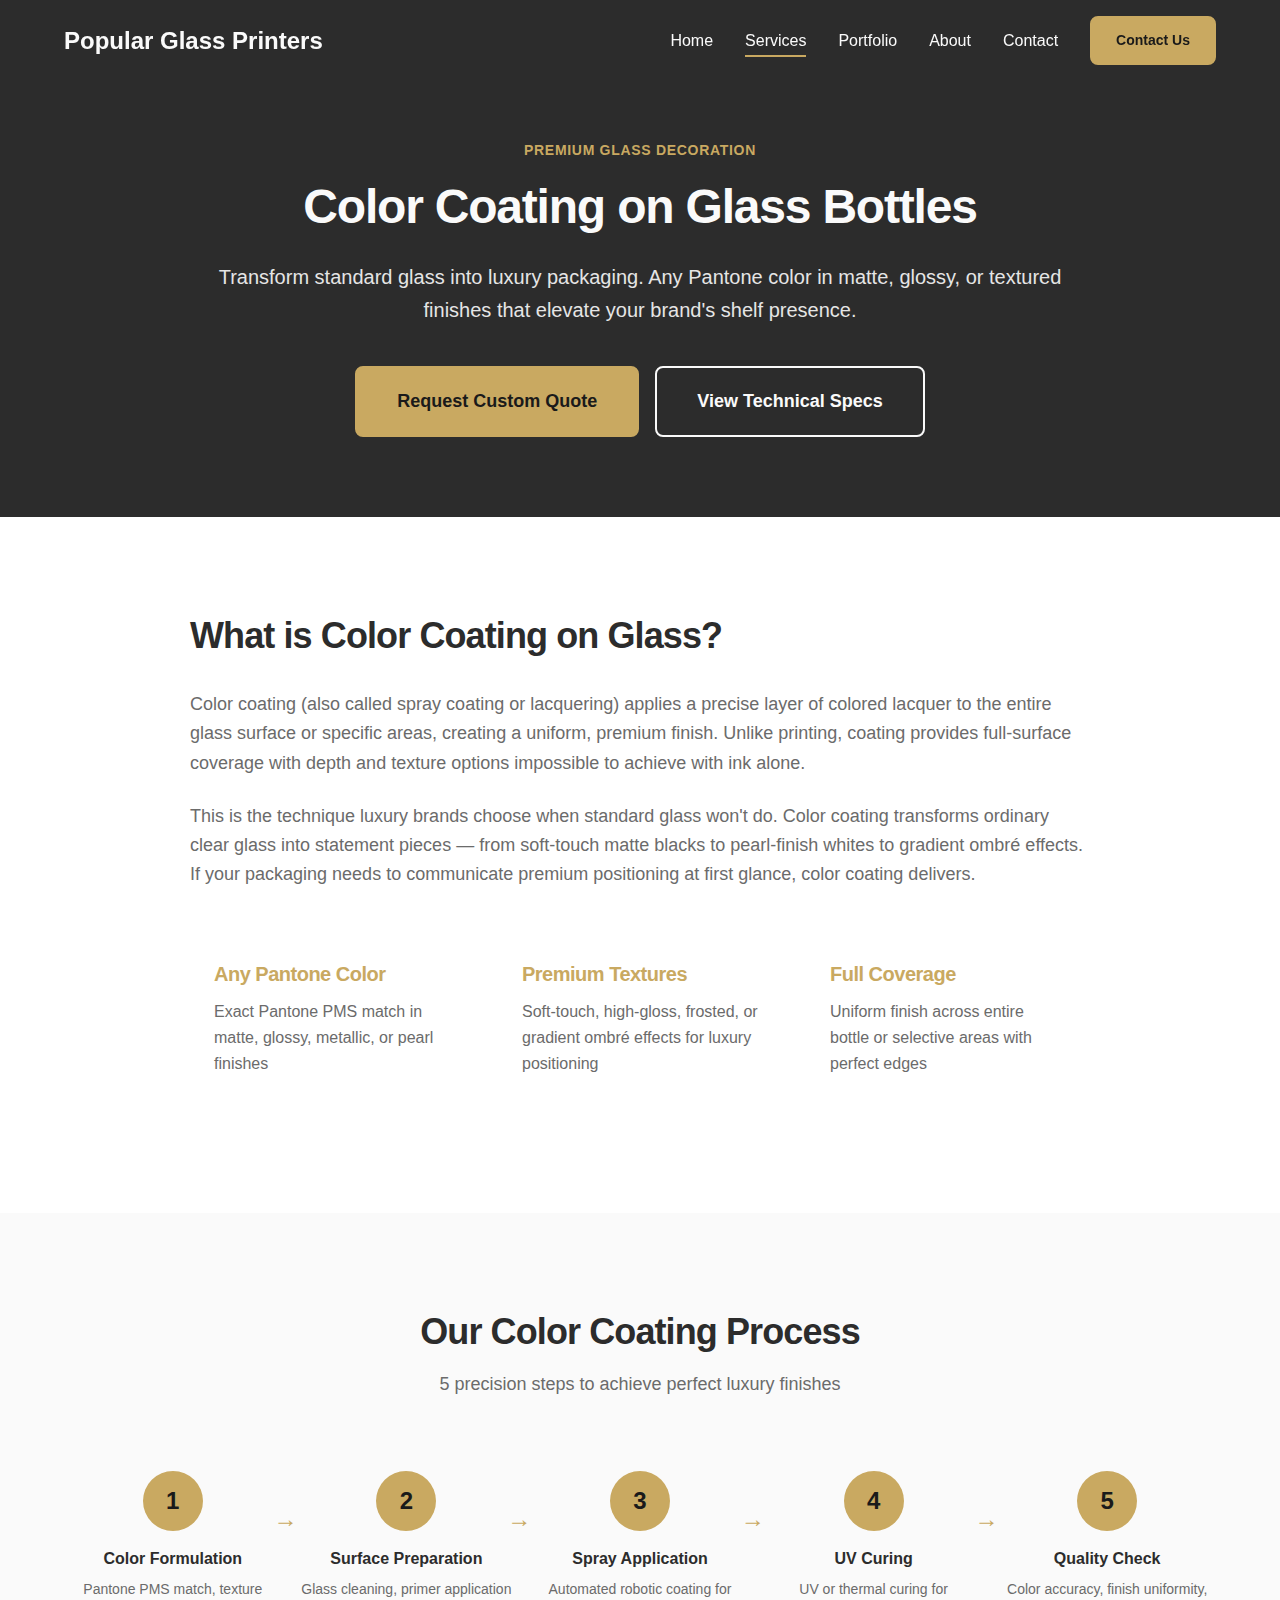
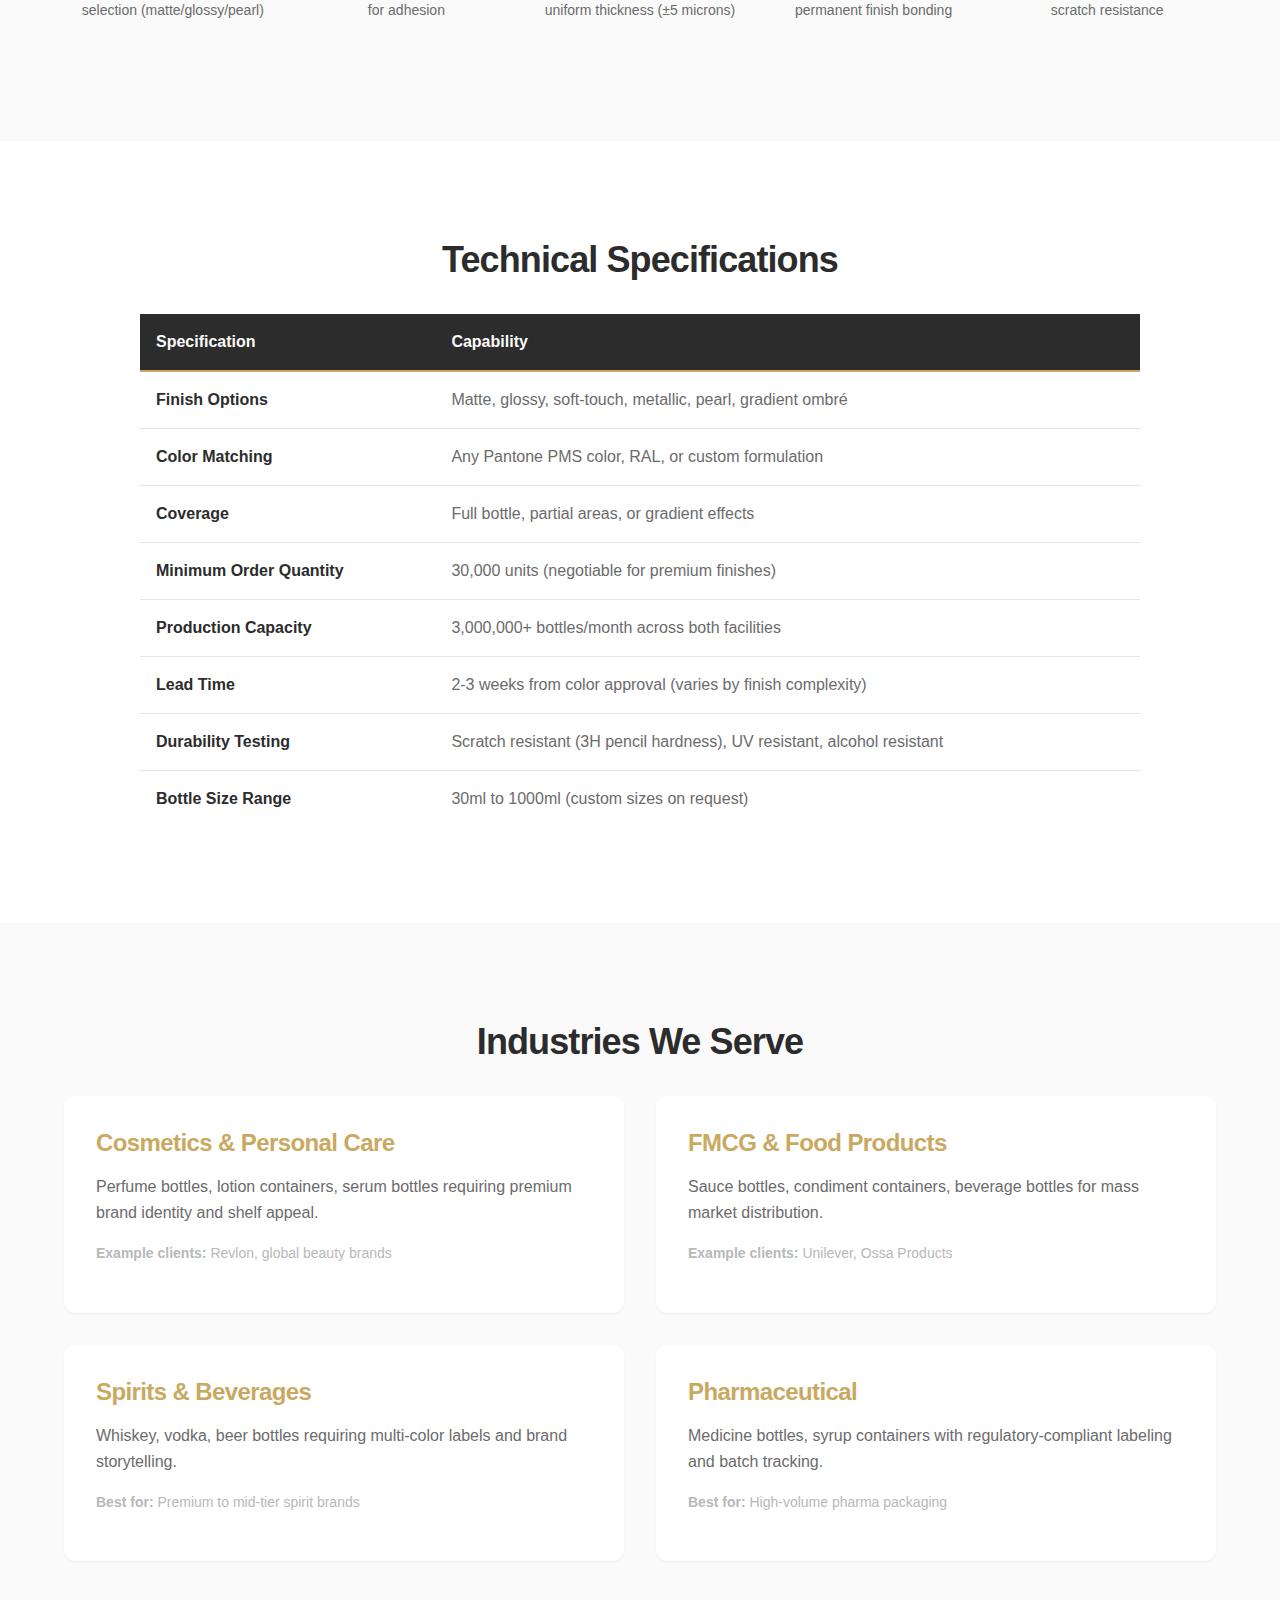
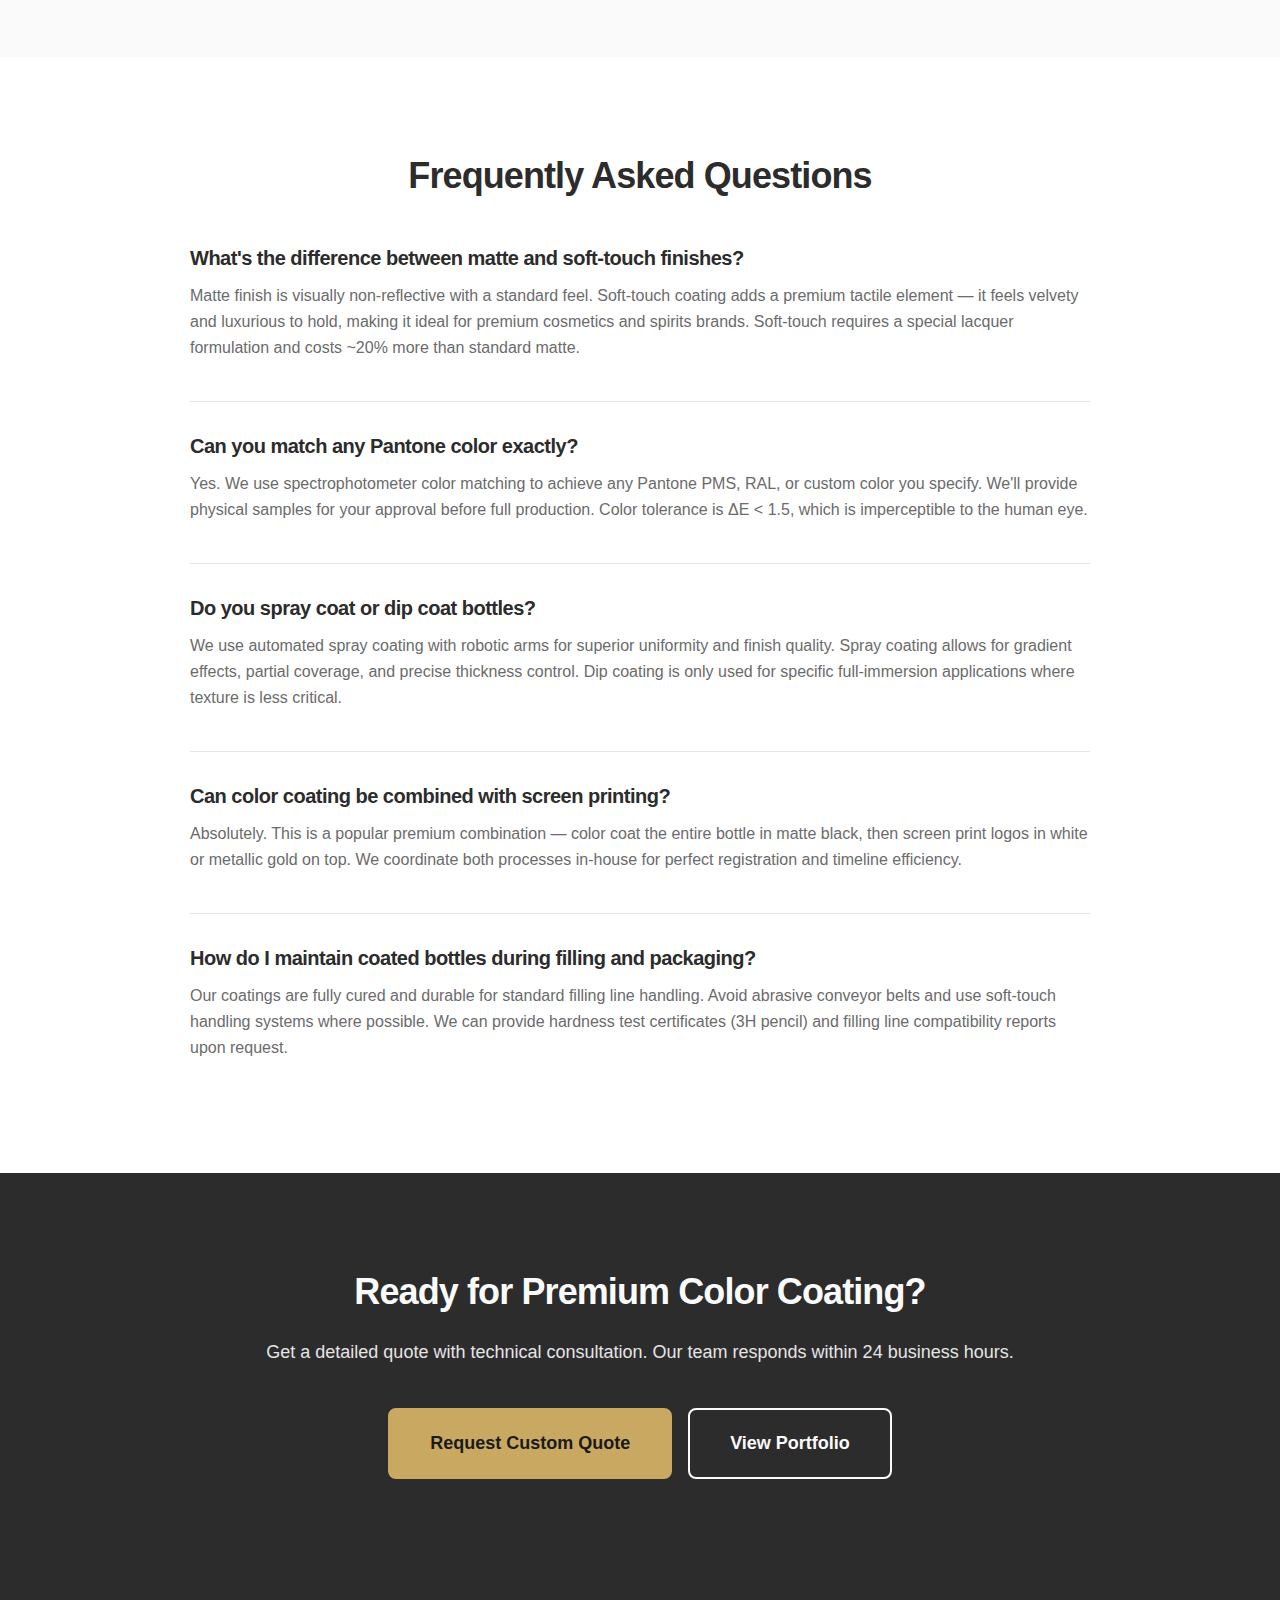
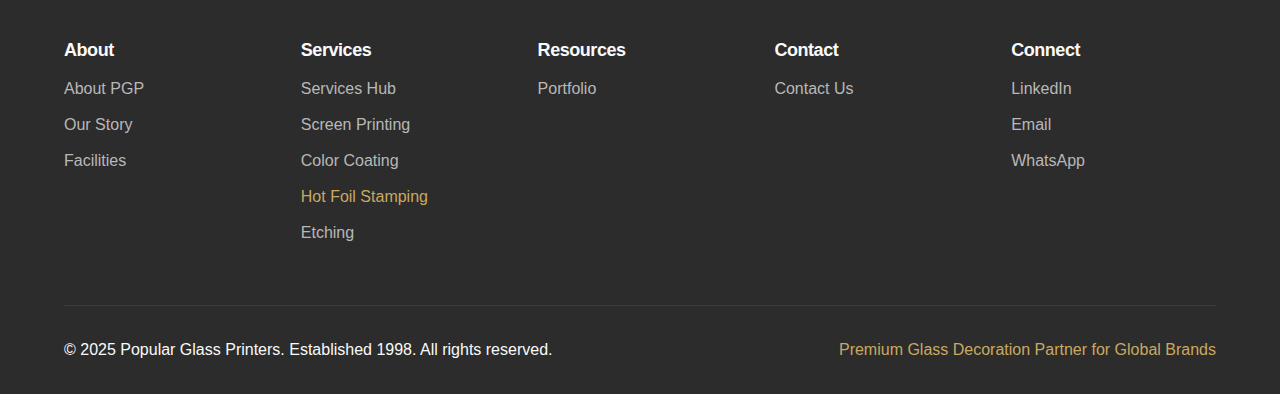
<file: color-coating.html>
<!DOCTYPE html>
<html lang="en">

<head>
    <meta charset="UTF-8">
    <meta name="viewport" content="width=device-width, initial-scale=1.0">

    <!-- SEO Meta Tags -->
    <title>Color Coating on Glass Bottles | Premium Finishes | Popular Glass Printers</title>
    <meta name="description"
        content="Luxury color coating on glass bottles. Any Pantone color in matte, glossy, or textured finishes. Premium packaging for cosmetics, spirits, luxury brands.">
    <meta name="keywords"
        content="glass bottle color coating, colored glass bottles, Pantone glass coating, matte glass finish, luxury glass packaging">

        <link rel="icon" type="image/png" href="images/favicon.png">
    <link rel="apple-touch-icon" href="images/favicon.png">

    <!-- Stylesheets -->
    <link rel="stylesheet" href="css/design-system.css">
    <link rel="stylesheet" href="css/components.css">
    <link rel="stylesheet" href="css/animations.css">
</head>

<body>

    <!-- Navigation -->
    <header class="header">
        <div class="header__container">
            <a href="index.html" class="header__logo">Popular Glass Printers</a>

            <nav class="header__nav">
                <a href="index.html" class="header__nav-link">Home</a>
                <a href="services.html" class="header__nav-link header__nav-link--active">Services</a>
                <a href="portfolio.html" class="header__nav-link">Portfolio</a>
                <a href="about.html" class="header__nav-link">About</a>
                <a href="contact.html" class="header__nav-link">Contact</a>
                <a href="contact.html" class="btn btn--primary btn--sm">Contact Us</a>
            </nav>

            <button class="header__menu-toggle" aria-label="Toggle menu">
                <span class="header__menu-icon"></span>
            </button>
        </div>
    </header>

    <!-- Hero Section -->
    <section class="bg-dark" style="padding-top: 140px; padding-bottom: 80px;">
        <div class="container">
            <div style="max-width: 900px; margin: 0 auto; text-align: center;">
                <div
                    style="font-size: var(--text-sm); color: var(--color-gold); font-weight: var(--font-semibold); text-transform: uppercase; letter-spacing: var(--tracking-wider); margin-bottom: var(--space-4);">
                    Premium Glass Decoration
                </div>
                <h1 class="text-white" style="margin-bottom: var(--space-6);">
                    Color Coating on Glass Bottles
                </h1>
                <p class="text-white"
                    style="font-size: var(--text-xl); line-height: var(--leading-relaxed); opacity: 0.9; margin-bottom: var(--space-10);">
                    Transform standard glass into luxury packaging. Any Pantone color in matte, glossy, or textured
                    finishes that elevate your brand's shelf presence.
                </p>
                <div style="display: flex; gap: var(--space-4); justify-content: center; flex-wrap: wrap;">
                    <a href="#contact-cta" class="btn btn--primary btn--lg">Request Custom Quote</a>
                    <a href="#technical-specs" class="btn btn--secondary-light btn--lg">View Technical Specs</a>
                </div>
            </div>
        </div>
    </section>

    <!-- What is Screen Printing -->
    <section class="section-padding bg-white">
        <div class="container">
            <div style="max-width: 900px; margin: 0 auto;">
                <h2 style="margin-bottom: var(--space-8);">What is Color Coating on Glass?</h2>

                <p
                    style="font-size: var(--text-lg); line-height: var(--leading-relaxed); color: var(--text-secondary); margin-bottom: var(--space-6);">
                    Color coating (also called spray coating or lacquering) applies a precise layer of colored lacquer
                    to the entire glass surface or specific areas, creating a uniform, premium finish. Unlike printing,
                    coating provides full-surface coverage with depth and texture options impossible to achieve with ink
                    alone.
                </p>

                <p
                    style="font-size: var(--text-lg); line-height: var(--leading-relaxed); color: var(--text-secondary); margin-bottom: var(--space-8);">
                    This is the technique luxury brands choose when standard glass won't do. Color coating transforms
                    ordinary clear glass into statement pieces — from soft-touch matte blacks to pearl-finish whites to
                    gradient ombré effects. If your packaging needs to communicate premium positioning at first glance,
                    color coating delivers.
                </p>

                <!-- Key Benefits -->
                <div class="grid grid-cols-3 gap-6" style="margin-top: var(--space-12);">
                    <div
                        style="background-color: var(--bg-off-white); padding: var(--space-6); border-radius: var(--radius-lg);">
                        <h4 style="font-size: var(--text-xl); margin-bottom: var(--space-3); color: var(--color-gold);">
                            Any Pantone Color</h4>
                        <p style="color: var(--text-secondary); line-height: var(--leading-relaxed);">Exact Pantone PMS
                            match in matte, glossy, metallic, or pearl finishes</p>
                    </div>

                    <div
                        style="background-color: var(--bg-off-white); padding: var(--space-6); border-radius: var(--radius-lg);">
                        <h4 style="font-size: var(--text-xl); margin-bottom: var(--space-3); color: var(--color-gold);">
                            Premium Textures</h4>
                        <p style="color: var(--text-secondary); line-height: var(--leading-relaxed);">Soft-touch,
                            high-gloss, frosted, or gradient ombré effects for luxury positioning</p>
                    </div>

                    <div
                        style="background-color: var(--bg-off-white); padding: var(--space-6); border-radius: var(--radius-lg);">
                        <h4 style="font-size: var(--text-xl); margin-bottom: var(--space-3); color: var(--color-gold);">
                            Full Coverage</h4>
                        <p style="color: var(--text-secondary); line-height: var(--leading-relaxed);">Uniform finish
                            across entire bottle or selective areas with perfect edges</p>
                    </div>
                </div>
            </div>
        </div>
    </section>

    <!-- Process Diagram -->
    <section class="section-padding bg-off-white">
        <div class="container">
            <div class="section-header">
                <h2 class="section-header__title">Our Color Coating Process</h2>
                <p class="section-header__description">
                    5 precision steps to achieve perfect luxury finishes
                </p>
            </div>

            <div class="process-diagram">
                <div class="process-step">
                    <div class="process-step__number">1</div>
                    <div class="process-step__title">Color Formulation</div>
                    <div class="process-step__description">Pantone PMS match, texture selection (matte/glossy/pearl)
                    </div>
                </div>

                <div class="process-step">
                    <div class="process-step__number">2</div>
                    <div class="process-step__title">Surface Preparation</div>
                    <div class="process-step__description">Glass cleaning, primer application for adhesion</div>
                </div>

                <div class="process-step">
                    <div class="process-step__number">3</div>
                    <div class="process-step__title">Spray Application</div>
                    <div class="process-step__description">Automated robotic coating for uniform thickness (±5 microns)
                    </div>
                </div>

                <div class="process-step">
                    <div class="process-step__number">4</div>
                    <div class="process-step__title">UV Curing</div>
                    <div class="process-step__description">UV or thermal curing for permanent finish bonding
                    </div>
                </div>

                <div class="process-step">
                    <div class="process-step__number">5</div>
                    <div class="process-step__title">Quality Check</div>
                    <div class="process-step__description">Color accuracy, finish uniformity, scratch resistance
                    </div>
                </div>
            </div>
        </div>
    </section>

    <!-- Technical Specifications -->
    <section id="technical-specs" class="section-padding bg-white">
        <div class="container">
            <h2 style="margin-bottom: var(--space-8); text-align: center;">Technical Specifications</h2>

            <div style="max-width: 1000px; margin: 0 auto; overflow-x: auto;">
                <table style="width: 100%; border-collapse: collapse;">
                    <thead>
                        <tr style="background-color: var(--bg-dark); color: var(--text-on-dark);">
                            <th
                                style="padding: var(--space-4); text-align: left; border-bottom: 2px solid var(--color-gold);">
                                Specification</th>
                            <th
                                style="padding: var(--space-4); text-align: left; border-bottom: 2px solid var(--color-gold);">
                                Capability</th>
                        </tr>
                    </thead>
                    <tbody>
                        <tr style="border-bottom: 1px solid var(--color-gray-soft);">
                            <td style="padding: var(--space-4); font-weight: var(--font-semibold);">Finish Options</td>
                            <td style="padding: var(--space-4); color: var(--text-secondary);">Matte, glossy,
                                soft-touch, metallic, pearl, gradient ombré</td>
                        </tr>
                        <tr style="border-bottom: 1px solid var(--color-gray-soft);">
                            <td style="padding: var(--space-4); font-weight: var(--font-semibold);">Color Matching</td>
                            <td style="padding: var(--space-4); color: var(--text-secondary);">Any Pantone PMS color,
                                RAL, or custom formulation</td>
                        </tr>
                        <tr style="border-bottom: 1px solid var(--color-gray-soft);">
                            <td style="padding: var(--space-4); font-weight: var(--font-semibold);">Coverage</td>
                            <td style="padding: var(--space-4); color: var(--text-secondary);">Full bottle, partial
                                areas, or gradient effects</td>
                        </tr>
                        <tr style="border-bottom: 1px solid var(--color-gray-soft);">
                            <td style="padding: var(--space-4); font-weight: var(--font-semibold);">Minimum Order
                                Quantity</td>
                            <td style="padding: var(--space-4); color: var(--text-secondary);">30,000 units (negotiable
                                for premium finishes)</td>
                        </tr>
                        <tr style="border-bottom: 1px solid var(--color-gray-soft);">
                            <td style="padding: var(--space-4); font-weight: var(--font-semibold);">Production Capacity
                            </td>
                            <td style="padding: var(--space-4); color: var(--text-secondary);">3,000,000+ bottles/month
                                across both facilities</td>
                        </tr>
                        <tr style="border-bottom: 1px solid var(--color-gray-soft);">
                            <td style="padding: var(--space-4); font-weight: var(--font-semibold);">Lead Time</td>
                            <td style="padding: var(--space-4); color: var(--text-secondary);">2-3 weeks from color
                                approval (varies by finish complexity)</td>
                        </tr>
                        <tr style="border-bottom: 1px solid var(--color-gray-soft);">
                            <td style="padding: var(--space-4); font-weight: var(--font-semibold);">Durability Testing
                            </td>
                            <td style="padding: var(--space-4); color: var(--text-secondary);">Scratch resistant (3H
                                pencil hardness), UV resistant, alcohol resistant</td>
                        </tr>
                        <tr>
                            <td style="padding: var(--space-4); font-weight: var(--font-semibold);">Bottle Size Range
                            </td>
                            <td style="padding: var(--space-4); color: var(--text-secondary);">30ml to 1000ml (custom
                                sizes on request)</td>
                        </tr>
                    </tbody>
                </table>
            </div>
        </div>
    </section>

    <!-- Applications by Industry -->
    <section class="section-padding bg-off-white">
        <div class="container">
            <h2 style="margin-bottom: var(--space-8); text-align: center;">Industries We Serve</h2>

            <div class="grid grid-cols-2 gap-8">
                <div class="card">
                    <h3 style="font-size: var(--text-2xl); margin-bottom: var(--space-4); color: var(--color-gold);">
                        Cosmetics & Personal Care</h3>
                    <p
                        style="color: var(--text-secondary); line-height: var(--leading-relaxed); margin-bottom: var(--space-4);">
                        Perfume bottles, lotion containers, serum bottles requiring premium brand identity and shelf
                        appeal.
                    </p>
                    <p style="font-size: var(--text-sm); color: var(--text-light);">
                        <strong>Example clients:</strong> Revlon, global beauty brands
                    </p>
                </div>

                <div class="card">
                    <h3 style="font-size: var(--text-2xl); margin-bottom: var(--space-4); color: var(--color-gold);">
                        FMCG & Food Products</h3>
                    <p
                        style="color: var(--text-secondary); line-height: var(--leading-relaxed); margin-bottom: var(--space-4);">
                        Sauce bottles, condiment containers, beverage bottles for mass market distribution.
                    </p>
                    <p style="font-size: var(--text-sm); color: var(--text-light);">
                        <strong>Example clients:</strong> Unilever, Ossa Products
                    </p>
                </div>

                <div class="card">
                    <h3 style="font-size: var(--text-2xl); margin-bottom: var(--space-4); color: var(--color-gold);">
                        Spirits & Beverages</h3>
                    <p
                        style="color: var(--text-secondary); line-height: var(--leading-relaxed); margin-bottom: var(--space-4);">
                        Whiskey, vodka, beer bottles requiring multi-color labels and brand storytelling.
                    </p>
                    <p style="font-size: var(--text-sm); color: var(--text-light);">
                        <strong>Best for:</strong> Premium to mid-tier spirit brands
                    </p>
                </div>

                <div class="card">
                    <h3 style="font-size: var(--text-2xl); margin-bottom: var(--space-4); color: var(--color-gold);">
                        Pharmaceutical</h3>
                    <p
                        style="color: var(--text-secondary); line-height: var(--leading-relaxed); margin-bottom: var(--space-4);">
                        Medicine bottles, syrup containers with regulatory-compliant labeling and batch tracking.
                    </p>
                    <p style="font-size: var(--text-sm); color: var(--text-light);">
                        <strong>Best for:</strong> High-volume pharma packaging
                    </p>
                </div>
            </div>
        </div>
    </section>

    <!-- FAQs -->
    <section class="section-padding bg-white">
        <div class="container">
            <h2 style="margin-bottom: var(--space-12); text-align: center;">Frequently Asked Questions</h2>

            <div style="max-width: 900px; margin: 0 auto;">
                <div
                    style="margin-bottom: var(--space-8); padding-bottom: var(--space-6); border-bottom: 1px solid var(--color-gray-soft);">
                    <h4 style="font-size: var(--text-xl); margin-bottom: var(--space-3); color: var(--text-primary);">
                        What's the difference between matte and soft-touch finishes?
                    </h4>
                    <p style="color: var(--text-secondary); line-height: var(--leading-relaxed);">
                        Matte finish is visually non-reflective with a standard feel. Soft-touch coating adds a premium
                        tactile element — it feels velvety and luxurious to hold, making it ideal for premium cosmetics
                        and spirits brands. Soft-touch requires a special lacquer formulation and costs ~20% more than
                        standard matte.
                    </p>
                </div>

                <div
                    style="margin-bottom: var(--space-8); padding-bottom: var(--space-6); border-bottom: 1px solid var(--color-gray-soft);">
                    <h4 style="font-size: var(--text-xl); margin-bottom: var(--space-3); color: var(--text-primary);">
                        Can you match any Pantone color exactly?
                    </h4>
                    <p style="color: var(--text-secondary); line-height: var(--leading-relaxed);">
                        Yes. We use spectrophotometer color matching to achieve any Pantone PMS, RAL, or custom color
                        you specify. We'll provide physical samples for your approval before full production. Color
                        tolerance is ΔE < 1.5, which is imperceptible to the human eye. </p>
                </div>

                <div
                    style="margin-bottom: var(--space-8); padding-bottom: var(--space-6); border-bottom: 1px solid var(--color-gray-soft);">
                    <h4 style="font-size: var(--text-xl); margin-bottom: var(--space-3); color: var(--text-primary);">
                        Do you spray coat or dip coat bottles?
                    </h4>
                    <p style="color: var(--text-secondary); line-height: var(--leading-relaxed);">
                        We use automated spray coating with robotic arms for superior uniformity and finish quality.
                        Spray coating allows for gradient effects, partial coverage, and precise thickness control. Dip
                        coating is only used for specific full-immersion applications where texture is less critical.
                    </p>
                </div>

                <div
                    style="margin-bottom: var(--space-8); padding-bottom: var(--space-6); border-bottom: 1px solid var(--color-gray-soft);">
                    <h4 style="font-size: var(--text-xl); margin-bottom: var(--space-3); color: var(--text-primary);">
                        Can color coating be combined with screen printing?
                    </h4>
                    <p style="color: var(--text-secondary); line-height: var(--leading-relaxed);">
                        Absolutely. This is a popular premium combination — color coat the entire bottle in matte black,
                        then screen print logos in white or metallic gold on top. We coordinate both processes in-house
                        for perfect registration and timeline efficiency.
                    </p>
                </div>

                <div>
                    <h4 style="font-size: var(--text-xl); margin-bottom: var(--space-3); color: var(--text-primary);">
                        How do I maintain coated bottles during filling and packaging?
                    </h4>
                    <p style="color: var(--text-secondary); line-height: var(--leading-relaxed);">
                        Our coatings are fully cured and durable for standard filling line handling. Avoid abrasive
                        conveyor belts and use soft-touch handling systems where possible. We can provide hardness test
                        certificates (3H pencil) and filling line compatibility reports upon request.
                    </p>
                </div>
            </div>
        </div>
    </section>

    <!-- Contact CTA -->
    <section id="contact-cta" class="section-padding bg-dark">
        <div class="container">
            <div style="max-width: 800px; margin: 0 auto; text-align: center;">
                <h2 class="text-white" style="font-size: var(--text-4xl); margin-bottom: var(--space-6);">
                    Ready for Premium Color Coating?
                </h2>
                <p class="text-white"
                    style="font-size: var(--text-lg); opacity: 0.9; margin-bottom: var(--space-10); line-height: var(--leading-relaxed);">
                    Get a detailed quote with technical consultation. Our team responds within 24 business hours.
                </p>
                <div style="display: flex; gap: var(--space-4); justify-content: center; flex-wrap: wrap;">
                    <a href="contact.html" class="btn btn--primary btn--lg">Request Custom Quote</a>
                    <a href="portfolio.html" class="btn btn--secondary-light btn--lg">View Portfolio</a>
                </div>
            </div>
        </div>
    </section>
    <!-- Footer -->
    <!-- Footer -->
    <footer class="footer">
        <div class="container">
            <div class="footer__grid">
                <!-- About -->
                <div>
                    <h4 class="footer__column-title">About</h4>
                    <ul style="list-style: none; padding: 0; margin: 0;">
                        <li style="margin-bottom: var(--space-3);"><a href="about.html" class="footer__link">About
                                PGP</a></li>
                        <li style="margin-bottom: var(--space-3);"><a href="about.html#our-story"
                                class="footer__link">Our Story</a></li>
                        <li style="margin-bottom: var(--space-3);"><a href="about.html#facilities"
                                class="footer__link">Facilities</a></li>
                    </ul>
                </div>

                <!-- Services -->
                <div>
                    <h4 class="footer__column-title">Services</h4>
                    <ul style="list-style: none; padding: 0; margin: 0;">
                        <li style="margin-bottom: var(--space-3);"><a href="services.html" class="footer__link">Services
                                Hub</a></li>
                        <li style="margin-bottom: var(--space-3);"><a href="screen-printing.html"
                                class="footer__link">Screen Printing</a></li>
                        <li style="margin-bottom: var(--space-3);"><a href="color-coating.html"
                                class="footer__link">Color Coating</a></li>
                        <li style="margin-bottom: var(--space-3);"><a href="hot-foil-stamping.html" class="footer__link"
                                style="color: var(--color-gold);">Hot Foil Stamping</a></li>
                        <li style="margin-bottom: var(--space-3);"><a href="etching.html"
                                class="footer__link">Etching</a></li>
                    </ul>
                </div>

                <!-- Resources -->
                <div>
                    <h4 class="footer__column-title">Resources</h4>
                    <ul style="list-style: none; padding: 0; margin: 0;">
                        <li style="margin-bottom: var(--space-3);"><a href="portfolio.html"
                                class="footer__link">Portfolio</a></li>
                    </ul>
                </div>

                <!-- Contact -->
                <div>
                    <h4 class="footer__column-title">Contact</h4>
                    <ul style="list-style: none; padding: 0; margin: 0;">
                        <li style="margin-bottom: var(--space-3);"><a href="contact.html" class="footer__link">Contact
                                Us</a></li>
                    </ul>
                </div>

                <!-- Connect -->
                <div>
                    <h4 class="footer__column-title">Connect</h4>
                    <ul style="list-style: none; padding: 0; margin: 0;">
                        <li style="margin-bottom: var(--space-3);"><a
                                href="https://in.linkedin.com/in/farhat-sayed-92b97969" target="_blank"
                                rel="noopener noreferrer" class="footer__link">LinkedIn</a></li>
                        <li style="margin-bottom: var(--space-3);"><a href="mailto:popularglassprinters@hotmail.com"
                                class="footer__link">Email</a></li>
                        <li style="margin-bottom: var(--space-3);"><a href="https://wa.me/917506250012" target="_blank"
                                rel="noopener noreferrer" class="footer__link">WhatsApp</a></li>
                    </ul>
                </div>
            </div>

            <!-- Copyright -->
            <div class="footer__bottom">
                <span>
                    © 2025 Popular Glass Printers. Established 1998. All rights reserved.
                </span>
                <span style="color: var(--color-gold); font-weight: var(--font-medium);">
                    Premium Glass Decoration Partner for Global Brands
                </span>
            </div>
        </div>
    </footer>

    <script src="js/main.js"></script>
    <script src="js/scroll-animations.js"></script>
</body>

</html>
</file>
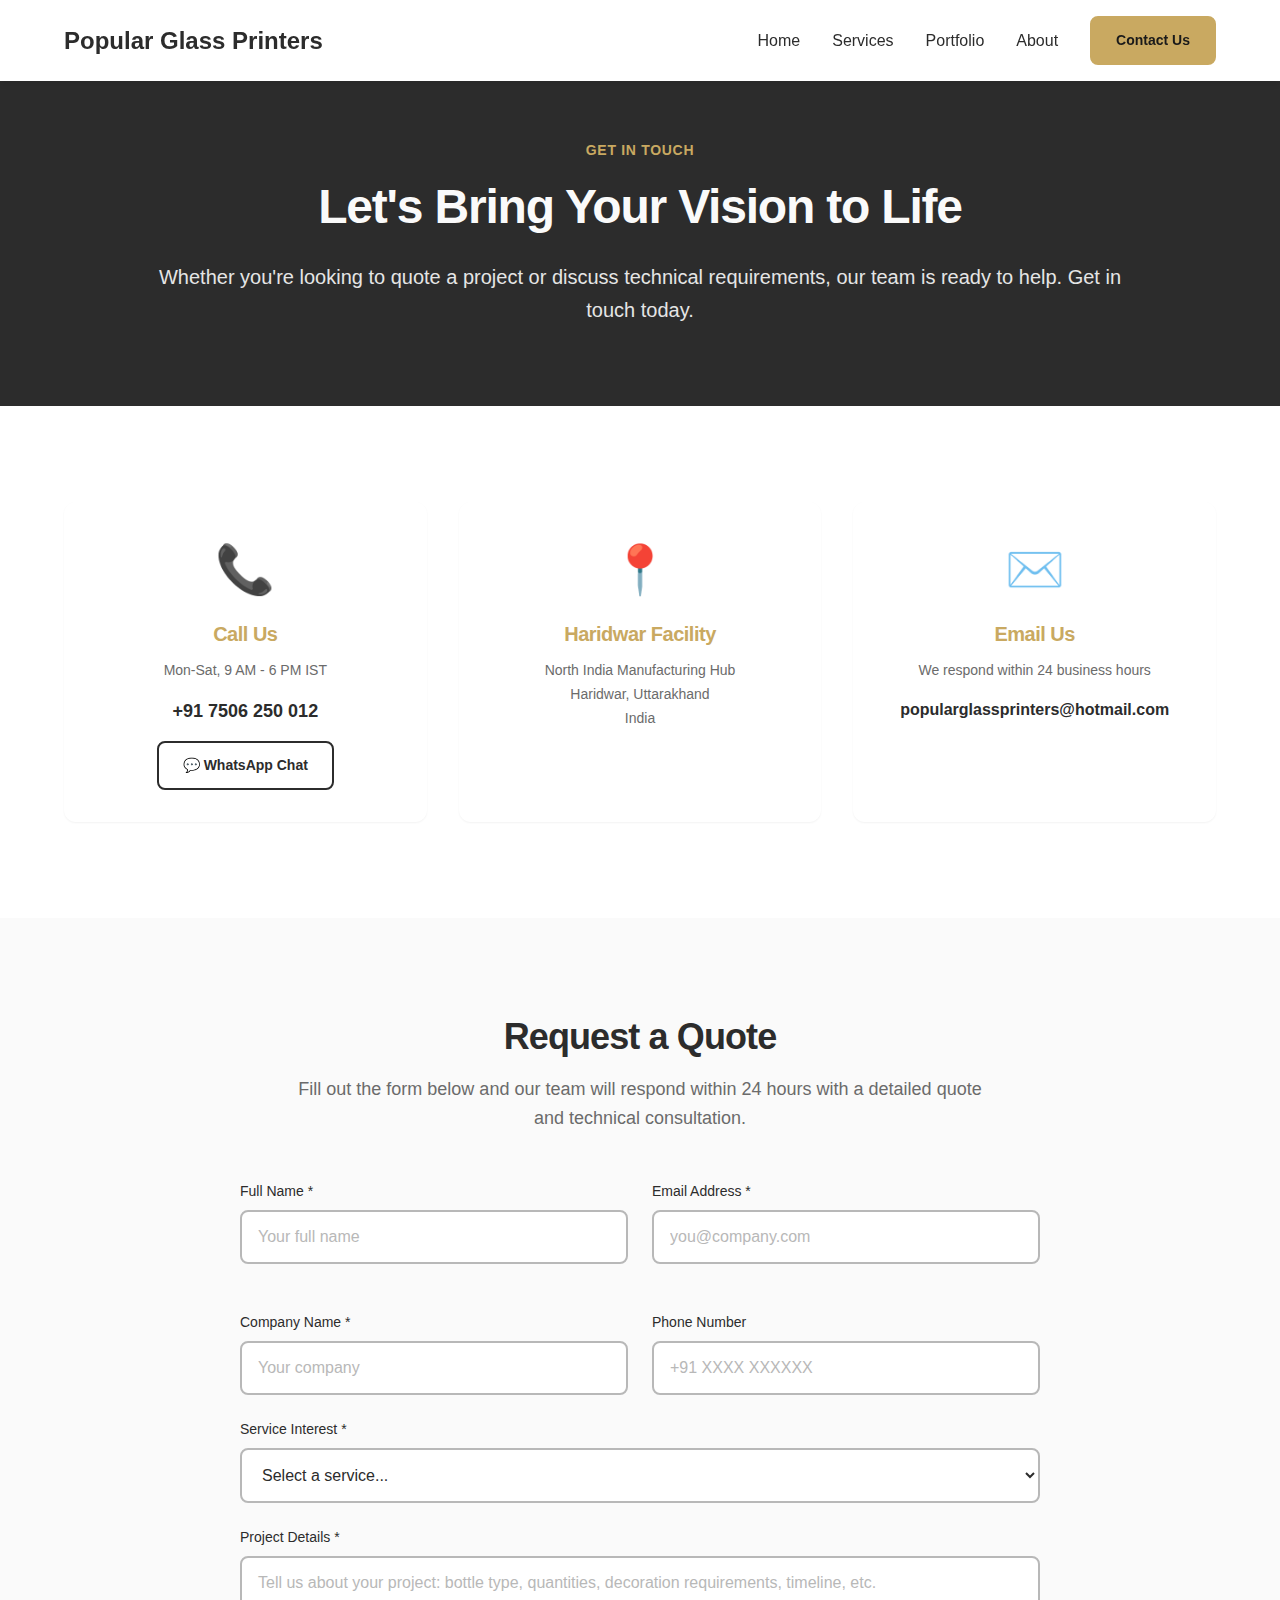
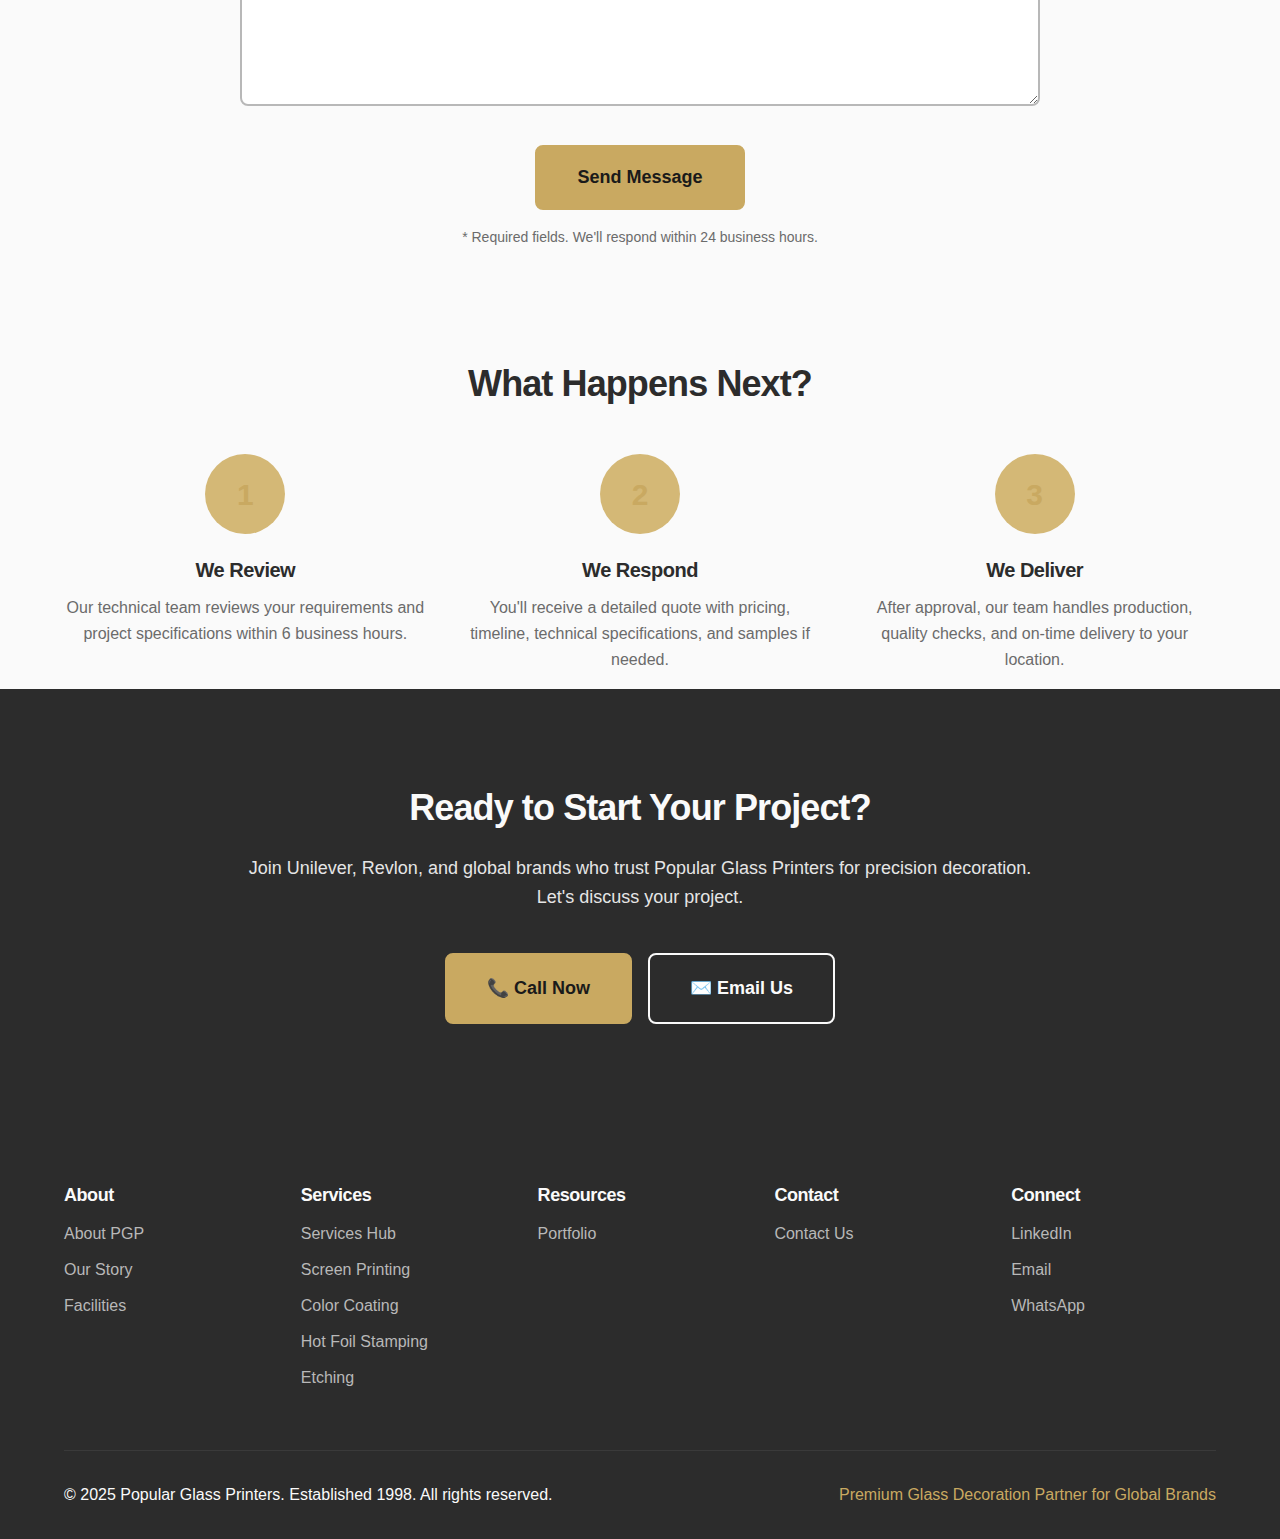
<file: contact.html>
<!DOCTYPE html>
<html lang="en">

<head>
    <meta charset="UTF-8">
    <meta name="viewport" content="width=device-width, initial-scale=1.0">
    <meta name="title" content="Contact Popular Glass Printers | Get a Quote for Glass Decoration">
    <meta name="description"
        content="Contact Popular Glass Printers for custom glass bottle decoration services. Request a quote for screen printing, color coating, hot foil, or etching. Trusted by global brands.">
    <meta name="keywords"
        content="glass decoration quote, contact glass printing India, glass bottle printing inquiry, custom glass decoration, request quote glass printing">
    <meta name="author" content="Popular Glass Printers">
    <meta name="robots" content="index, follow">

    <!-- Canonical URL -->
    <link rel="canonical" href="https://shaikhyusuf.github.io/PGPrinters/contact.html">

    <!-- Open Graph / Facebook -->
    <meta property="og:url" content="https://shaikhyusuf.github.io/PGPrinters/contact.html">
    <meta property="og:title" content="Contact Popular Glass Printers | Request a Quote">
    <meta property="og:description"
        content="Get in touch with our team for custom glass decoration services. Request a quote today.">
    <meta property="og:image" content="https://shaikhyusuf.github.io/PGPrinters/images/og-image.png">

    <!-- Twitter Card -->
    <meta name="twitter:image" content="https://shaikhyusuf.github.io/PGPrinters/images/og-image.png">

    <title>Contact Us | Popular Glass Printers - Request a Quote</title>
    <link rel="icon" type="image/png" href="images/favicon.png">
    <link rel="apple-touch-icon" href="images/favicon.png">

    <!-- Google Fonts -->
    <link rel="preconnect" href="https://fonts.googleapis.com">
    <link rel="preconnect" href="https://fonts.gstatic.com" crossorigin>
    <link href="https://fonts.googleapis.com/css2?family=Outfit:wght@400;500;600;700&display=swap" rel="stylesheet">

    <!-- CSS -->
    <link rel="stylesheet" href="css/design-system.css">
    <link rel="stylesheet" href="css/components.css">
    <link rel="stylesheet" href="css/animations.css">
</head>

<body>
    <!-- ========================================
       NAVIGATION - Sticky Header
       ======================================== -->
    <header class="header">
        <div class="header__container">
            <a href="index.html" class="header__logo">
                Popular Glass Printers
            </a>

            <nav class="header__nav">
                <a href="index.html" class="header__nav-link">Home</a>
                <a href="services.html" class="header__nav-link">Services</a>
                <a href="portfolio.html" class="header__nav-link">Portfolio</a>
                <a href="about.html" class="header__nav-link">About</a>
                <a href="contact.html" class="btn btn--primary btn--sm">Contact Us</a>
            </nav>

            <button class="header__menu-toggle" aria-label="Toggle menu">
                <span class="header__menu-icon"></span>
                <span class="header__menu-icon"></span>
                <span class="header__menu-icon"></span>
            </button>
        </div>
    </header>

    <!-- Header Fix: Start in scrolled mode on contact page -->
    <script>
        // Since contact page has dark hero, header needs to start in scrolled mode
        document.addEventListener('DOMContentLoaded', function () {
            const header = document.querySelector('.header');
            if (header && window.scrollY === 0) {
                // Force scrolled state initially
                header.classList.add('header--scrolled');
            }
        });
    </script>

    <!-- Hero Section -->
    <section class="bg-dark" style="padding-top: 140px; padding-bottom: 80px;">
        <div class="container">
            <div style="max-width: 1000px; margin: 0 auto; text-align: center;">
                <div
                    style="font-size: var(--text-sm); color: var(--color-gold); font-weight: var(--font-semibold); text-transform: uppercase; letter-spacing: var(--tracking-wider); margin-bottom: var(--space-4);">
                    Get In Touch
                </div>
                <h1 class="text-white" style="margin-bottom: var(--space-6);">
                    Let's Bring Your Vision to Life
                </h1>
                <p class="text-white"
                    style="font-size: var(--text-xl); line-height: var(--leading-relaxed); opacity: 0.9; margin-bottom: 0;">
                    Whether you're looking to quote a project or discuss technical requirements, our team is ready to
                    help. Get in touch today.
                </p>
            </div>
        </div>
    </section>

    <!-- Contact Info Cards -->
    <section class="section-padding bg-white">
        <div class="container">
            <div class="grid grid-cols-3 gap-8">
                <!-- Phone -->
                <div class="card" style="text-align: center; padding: var(--space-8);">
                    <div style="font-size: var(--text-5xl); margin-bottom: var(--space-4);">📞</div>
                    <h3 style="font-size: var(--text-xl); margin-bottom: var(--space-3); color: var(--color-gold);">
                        Call Us</h3>
                    <p style="color: var(--text-secondary); margin-bottom: var(--space-4); font-size: var(--text-sm);">
                        Mon-Sat, 9 AM - 6 PM IST
                    </p>
                    <a href="tel:+917506250012"
                        style="color: var(--text-primary); font-weight: var(--font-semibold); font-size: var(--text-lg); display: block; margin-bottom: var(--space-4);">
                        +91 7506 250 012
                    </a>
                    <a href="https://wa.me/917506250012?text=Hello%20Popular%20Glass%20Printers%2C%20I%20would%20like%20to%20inquire%20about%20your%20glass%20decoration%20services."
                        target="_blank" rel="noopener noreferrer" class="btn btn--secondary btn--sm">
                        💬 WhatsApp Chat
                    </a>
                </div>

                <!-- Haridwar Facility -->
                <div class="card" style="text-align: center; padding: var(--space-8);">
                    <div style="font-size: var(--text-5xl); margin-bottom: var(--space-4);">📍</div>
                    <h3 style="font-size: var(--text-xl); margin-bottom: var(--space-3); color: var(--color-gold);">
                        Haridwar Facility</h3>
                    <p style="color: var(--text-secondary); font-size: var(--text-sm); line-height: 1.7;">
                        North India Manufacturing Hub<br>
                        Haridwar, Uttarakhand<br>
                        India
                    </p>
                </div>

                <!-- Email -->
                <div class="card" style="text-align: center; padding: var(--space-8);">
                    <div style="font-size: var(--text-5xl); margin-bottom: var(--space-4);">✉️</div>
                    <h3 style="font-size: var(--text-xl); margin-bottom: var(--space-3); color: var(--color-gold);">
                        Email Us</h3>
                    <p style="color: var(--text-secondary); margin-bottom: var(--space-4); font-size: var(--text-sm);">
                        We respond within 24 business hours
                    </p>
                    <a href="mailto:popularglassprinters@hotmail.com"
                        style="color: var(--text-primary); font-weight: var(--font-semibold); word-break: break-word;">
                        popularglassprinters@hotmail.com
                    </a>
                </div>
            </div>
        </div>
    </section>

    <!-- Contact Form Section -->
    <section class="section-padding bg-off-white">
        <div class="container">
            <div class="section-header" style="text-align: center; margin-bottom: var(--space-12);">
                <h2 class="section-header__title">Request a Quote</h2>
                <p class="section-header__description" style="max-width: 700px; margin-left: auto; margin-right: auto;">
                    Fill out the form below and our team will respond within 24 hours with a detailed quote and
                    technical consultation.
                </p>
            </div>

            <div style="max-width: 800px; margin: 0 auto;">
                <form id="contactForm" class="form--contact">
                    <div class="grid grid-cols-2 gap-6">
                        <!-- Full Name -->
                        <div class="form-group">
                            <label for="fullName" class="form-label">Full Name *</label>
                            <input type="text" id="fullName" name="fullName" class="form-input" required
                                placeholder="Your full name">
                        </div>

                        <!-- Email -->
                        <div class="form-group">
                            <label for="email" class="form-label">Email Address *</label>
                            <input type="email" id="email" name="email" class="form-input" required
                                placeholder="you@company.com">
                        </div>

                        <!-- Company -->
                        <div class="form-group">
                            <label for="company" class="form-label">Company Name *</label>
                            <input type="text" id="company" name="company" class="form-input" required
                                placeholder="Your company">
                        </div>

                        <!-- Phone -->
                        <div class="form-group">
                            <label for="phone" class="form-label">Phone Number</label>
                            <input type="tel" id="phone" name="phone" class="form-input" placeholder="+91 XXXX XXXXXX">
                        </div>
                    </div>

                    <!-- Service Interest -->
                    <div class="form-group">
                        <label for="service" class="form-label">Service Interest *</label>
                        <select id="service" name="service" class="form-select" required>
                            <option value="" disabled selected>Select a service...</option>
                            <option value="Screen Printing">Screen Printing on Glass</option>
                            <option value="Color Coating">Color Coating & Finishes</option>
                            <option value="Hot Foil Stamping">Hot Foil Stamping</option>
                            <option value="Glass Etching">Glass Etching & Frosting</option>
                            <option value="Multiple Services">Multiple Services</option>
                            <option value="Other">Other / General Inquiry</option>
                        </select>
                    </div>

                    <!-- Project Details -->
                    <div class="form-group">
                        <label for="message" class="form-label">Project Details *</label>
                        <textarea id="message" name="message" class="form-textarea"
                            placeholder="Tell us about your project: bottle type, quantities, decoration requirements, timeline, etc."
                            required style="min-height: 150px;"></textarea>
                    </div>

                    <!-- Submit Button -->
                    <div style="text-align: center; margin-top: var(--space-8);">
                        <button type="submit" class="btn btn--primary btn--lg">
                            Send Message
                        </button>
                        <p style="margin-top: var(--space-4); font-size: var(--text-sm); color: var(--text-secondary);">
                            * Required fields. We'll respond within 24 business hours.
                        </p>
                    </div>
                </form>
            </div>
        </div>
    </section>

    <!-- WHY CONTACT US SECTION -->
    <section class="section">
        <div class="container">
            <div class="section-header" style="text-align: center; margin-bottom: var(--space-12);">
                <h2 class="section-title">What Happens Next?</h2>
            </div>

            <div class="grid grid-cols-3 gap-8">
                <!-- Step 1 -->
                <div style="text-align: center;">
                    <div
                        style="width: 80px; height: 80px; border-radius: 50%; background: var(--color-gold-light); color: var(--color-gold); display: flex; align-items: center; justify-content: center; font-size: var(--text-3xl); font-weight: var(--font-bold); margin: 0 auto var(--space-6) auto;">
                        1
                    </div>
                    <h3 style="font-size: var(--text-xl); margin-bottom: var(--space-3);">We Review</h3>
                    <p style="color: var(--text-secondary);">
                        Our technical team reviews your requirements and project specifications within 6 business hours.
                    </p>
                </div>

                <!-- Step 2 -->
                <div style="text-align: center;">
                    <div
                        style="width: 80px; height: 80px; border-radius: 50%; background: var(--color-gold-light); color: var(--color-gold); display: flex; align-items: center; justify-content: center; font-size: var(--text-3xl); font-weight: var(--font-bold); margin: 0 auto var(--space-6) auto;">
                        2
                    </div>
                    <h3 style="font-size: var(--text-xl); margin-bottom: var(--space-3);">We Respond</h3>
                    <p style="color: var(--text-secondary);">
                        You'll receive a detailed quote with pricing, timeline, technical specifications, and samples if
                        needed.
                    </p>
                </div>

                <!-- Step 3 -->
                <div style="text-align: center;">
                    <div
                        style="width: 80px; height: 80px; border-radius: 50%; background: var(--color-gold-light); color: var(--color-gold); display: flex; align-items: center; justify-content: center; font-size: var(--text-3xl); font-weight: var(--font-bold); margin: 0 auto var(--space-6) auto;">
                        3
                    </div>
                    <h3 style="font-size: var(--text-xl); margin-bottom: var(--space-3);">We Deliver</h3>
                    <p style="color: var(--text-secondary);">
                        After approval, our team handles production, quality checks, and on-time delivery to your
                        location.
                    </p>
                </div>
            </div>
        </div>
    </section>

    <!-- PRE-FOOTER CTA -->
    <section class="section-padding bg-dark">
        <div class="container">
            <div style="max-width: 800px; margin: 0 auto; text-align: center;">
                <h2 class="text-white" style="font-size: var(--text-4xl); margin-bottom: var(--space-6);" data-animate>
                    Ready to Start Your Project?
                </h2>
                <p class="text-white"
                    style="font-size: var(--text-lg); opacity: 0.9; margin-bottom: var(--space-10); line-height: var(--leading-relaxed);"
                    data-animate>
                    Join Unilever, Revlon, and global brands who trust Popular Glass Printers for precision decoration.
                    Let's discuss your project.
                </p>
                <div style="display: flex; gap: var(--space-4); justify-content: center; flex-wrap: wrap;" data-animate>
                    <a href="tel:+917506250012" class="btn btn--primary btn--lg">📞 Call Now</a>
                    <a href="mailto:popularglassprinters@hotmail.com" class="btn btn--secondary-light btn--lg">✉️ Email
                        Us</a>
                </div>
            </div>
        </div>
    </section>
    <!-- Footer -->
    <!-- Footer -->
    <footer class="footer">
        <div class="container">
            <div class="footer__grid">
                <!-- About -->
                <div>
                    <h4 class="footer__column-title">About</h4>
                    <ul style="list-style: none; padding: 0; margin: 0;">
                        <li style="margin-bottom: var(--space-3);"><a href="about.html" class="footer__link">About
                                PGP</a></li>
                        <li style="margin-bottom: var(--space-3);"><a href="about.html#our-story"
                                class="footer__link">Our Story</a></li>
                        <li style="margin-bottom: var(--space-3);"><a href="about.html#facilities"
                                class="footer__link">Facilities</a></li>
                    </ul>
                </div>

                <!-- Services -->
                <div>
                    <h4 class="footer__column-title">Services</h4>
                    <ul style="list-style: none; padding: 0; margin: 0;">
                        <li style="margin-bottom: var(--space-3);"><a href="services.html" class="footer__link">Services
                                Hub</a></li>
                        <li style="margin-bottom: var(--space-3);"><a href="screen-printing.html"
                                class="footer__link">Screen Printing</a></li>
                        <li style="margin-bottom: var(--space-3);"><a href="color-coating.html"
                                class="footer__link">Color Coating</a></li>
                        <li style="margin-bottom: var(--space-3);"><a href="hot-foil-stamping.html" class="footer__link"
                                >Hot Foil Stamping</a></li>
                        <li style="margin-bottom: var(--space-3);"><a href="etching.html"
                                class="footer__link">Etching</a></li>
                    </ul>
                </div>

                <!-- Resources -->
                <div>
                    <h4 class="footer__column-title">Resources</h4>
                    <ul style="list-style: none; padding: 0; margin: 0;">
                        <li style="margin-bottom: var(--space-3);"><a href="portfolio.html"
                                class="footer__link">Portfolio</a></li>
                    </ul>
                </div>

                <!-- Contact -->
                <div>
                    <h4 class="footer__column-title">Contact</h4>
                    <ul style="list-style: none; padding: 0; margin: 0;">
                        <li style="margin-bottom: var(--space-3);"><a href="contact.html" class="footer__link">Contact
                                Us</a></li>
                    </ul>
                </div>

                <!-- Connect -->
                <div>
                    <h4 class="footer__column-title">Connect</h4>
                    <ul style="list-style: none; padding: 0; margin: 0;">
                        <li style="margin-bottom: var(--space-3);"><a
                                href="https://in.linkedin.com/in/farhat-sayed-92b97969" target="_blank"
                                rel="noopener noreferrer" class="footer__link">LinkedIn</a></li>
                        <li style="margin-bottom: var(--space-3);"><a href="mailto:popularglassprinters@hotmail.com"
                                class="footer__link">Email</a></li>
                        <li style="margin-bottom: var(--space-3);"><a href="https://wa.me/917506250012" target="_blank"
                                rel="noopener noreferrer" class="footer__link">WhatsApp</a></li>
                    </ul>
                </div>
            </div>

            <!-- Copyright -->
            <div class="footer__bottom">
                <span>
                    © 2025 Popular Glass Printers. Established 1998. All rights reserved.
                </span>
                <span style="color: var(--color-gold); font-weight: var(--font-medium);">
                    Premium Glass Decoration Partner for Global Brands
                </span>
            </div>
        </div>
    </footer>

    <!-- Contact Form JavaScript - Simple WORKING Solution -->
    <script>
        console.log('✅ Contact form script loaded');

        window.addEventListener('DOMContentLoaded', function () {
            console.log('✅ DOM loaded');

            const form = document.getElementById('contactForm');

            if (form) {
                console.log('✅ Form found');

                form.addEventListener('submit', function (event) {
                    event.preventDefault();
                    event.stopPropagation();

                    console.log('📝 Form submitted');

                    // Get values
                    const name = document.getElementById('fullName').value;
                    const email = document.getElementById('email').value;
                    const company = document.getElementById('company').value;
                    const phone = document.getElementById('phone').value || 'Not provided';
                    const service = document.getElementById('service').value;
                    const details = document.getElementById('message').value;

                    // Build email
                    const subject = encodeURIComponent('Business Inquiry: ' + service + ' - ' + company);
                    const body = encodeURIComponent(
                        'NEW BUSINESS INQUIRY - POPULAR GLASS PRINTERS\n' +
                        '============================================\n\n' +
                        'CONTACT INFORMATION:\n' +
                        '-------------------\n' +
                        'Name: ' + name + '\n' +
                        'Company: ' + company + '\n' +
                        'Email: ' + email + '\n' +
                        'Phone: ' + phone + '\n\n' +
                        'SERVICE INTEREST:\n' +
                        '----------------\n' +
                        service + '\n\n' +
                        'PROJECT DETAILS:\n' +
                        '---------------\n' +
                        details + '\n\n' +
                        '---\n' +
                        'This inquiry was submitted via the Popular Glass Printers website.\n' +
                        'Please respond within 24 business hours.'
                    );

                    const mailto = 'mailto:popularglassprinters@hotmail.com?subject=' + subject + '&body=' + body;

                    console.log('📧 Opening mailto...');

                    // Show alert FIRST
                    alert('Thank you! Your email client will open now. We will respond within 24 business hours.');

                    // THEN open mailto AFTER user closes alert
                    setTimeout(function () {
                        window.location.href = mailto;
                        console.log('✅ Mailto opened');

                        // Reset form
                        setTimeout(function () {
                            form.reset();
                            console.log('✅ Form reset');
                        }, 2000);
                    }, 100);

                    return false;
                });

                console.log('✅ Event listener attached');
            } else {
                console.error('❌ Form NOT found');
            }
        });
    </script>
    <script src="js/scroll-animations.js"></script>
    <script src="js/main.js"></script>
</body>

</html>
</file>
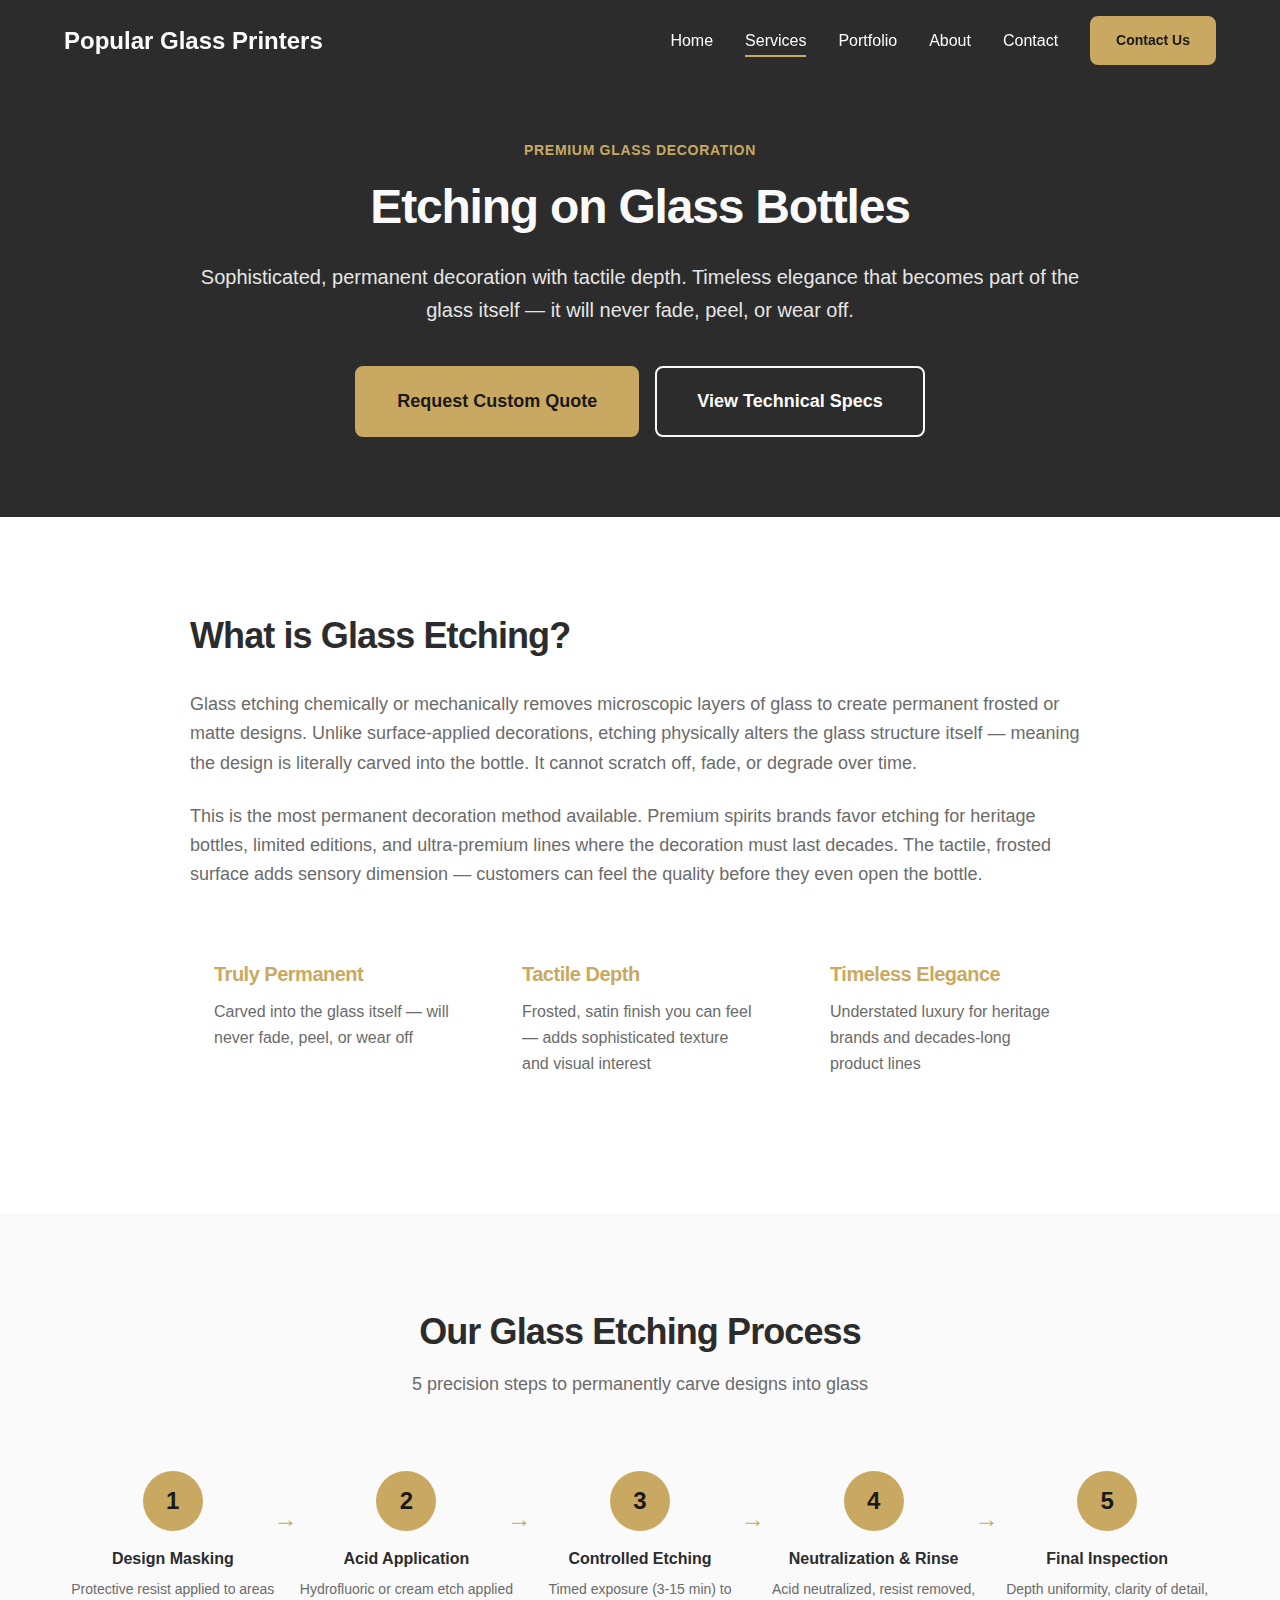
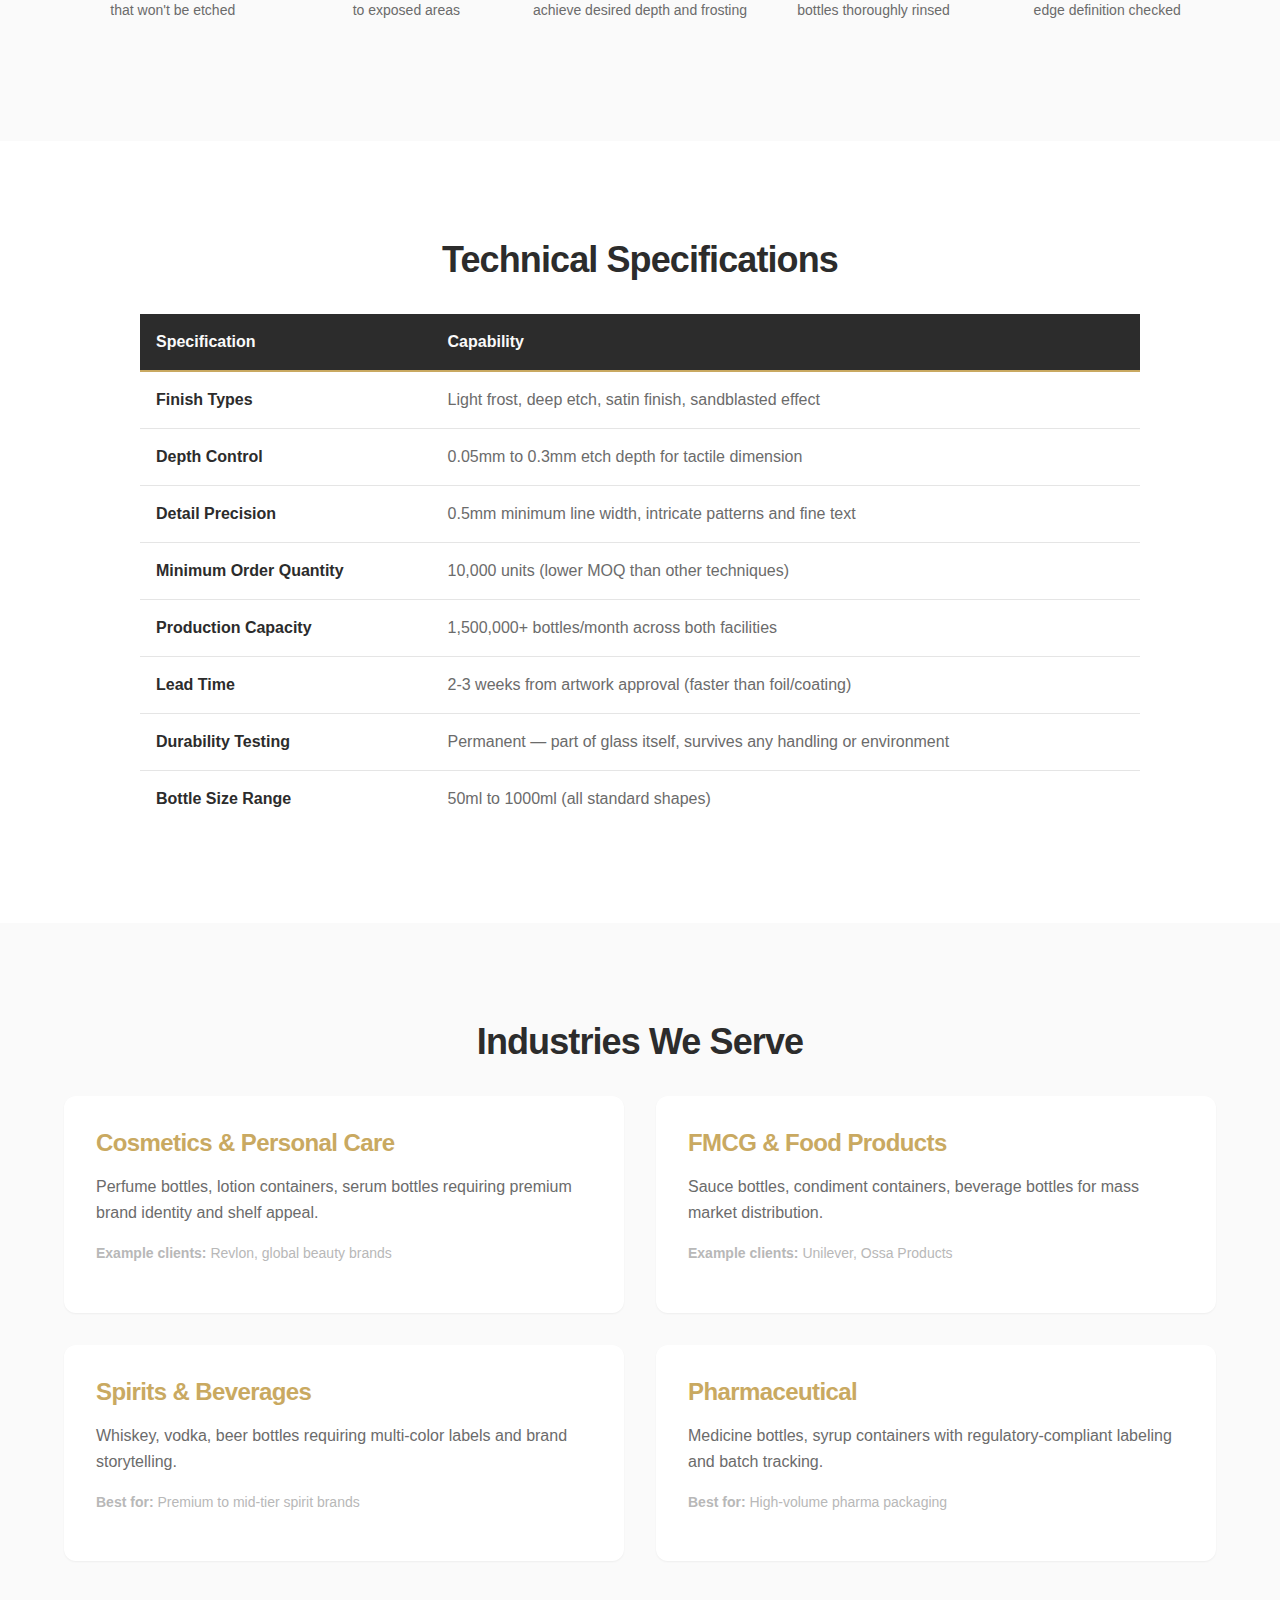
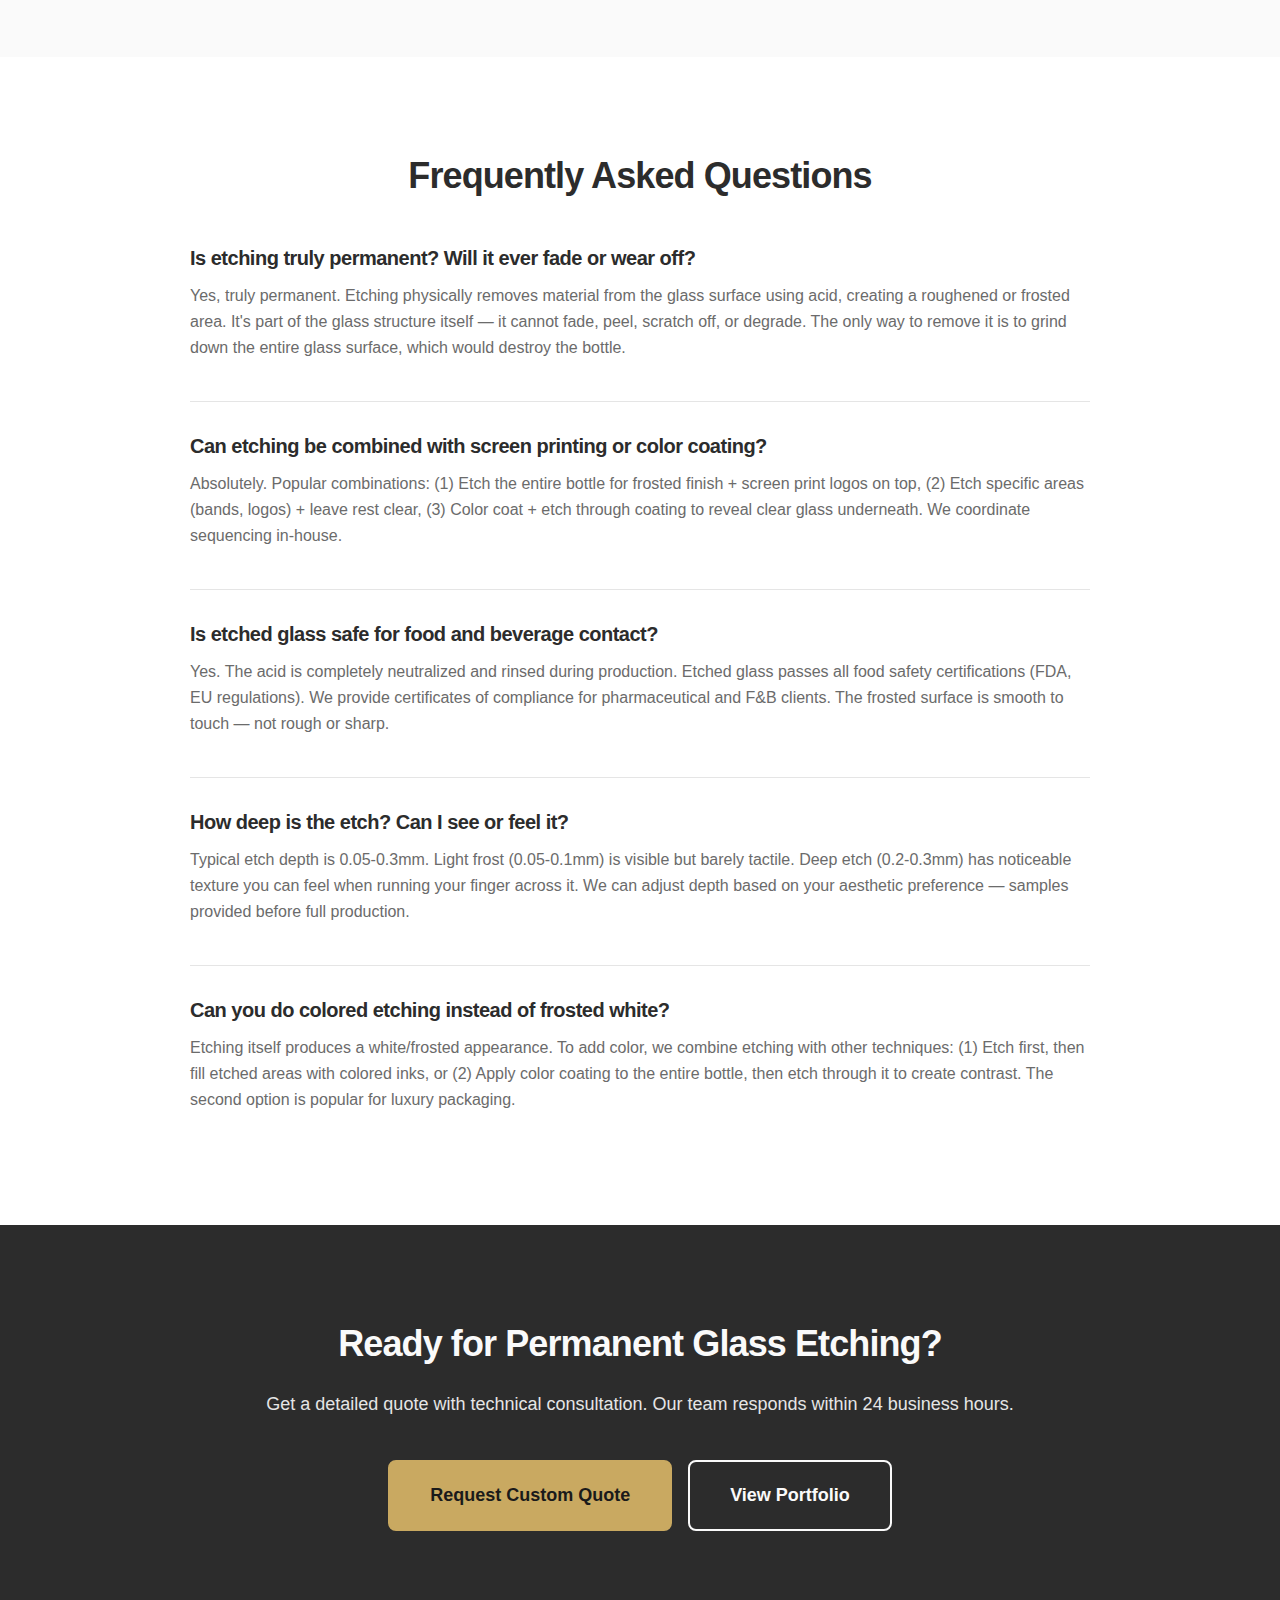
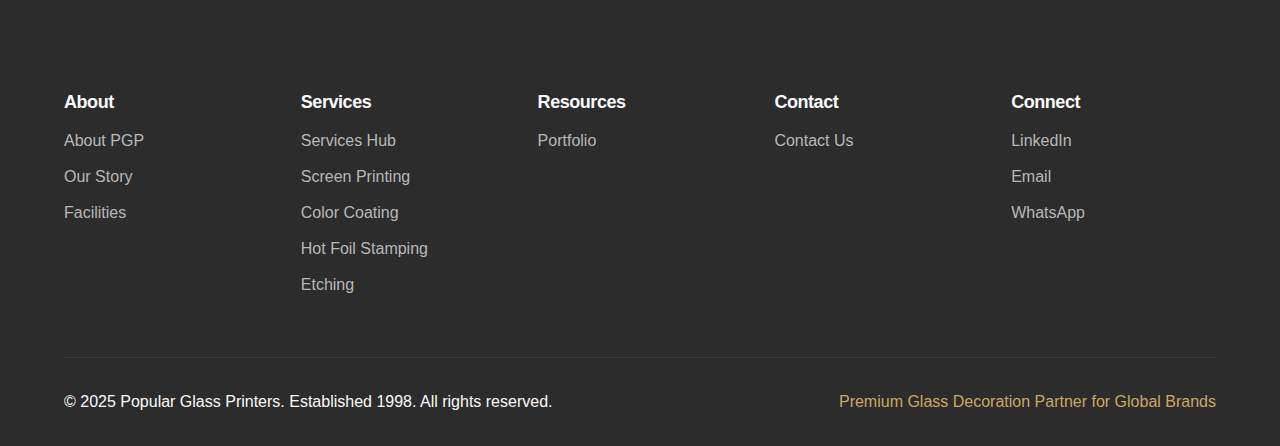
<file: etching.html>
<!DOCTYPE html>
<html lang="en">

<head>
    <meta charset="UTF-8">
    <meta name="viewport" content="width=device-width, initial-scale=1.0">

    <!-- SEO Meta Tags -->
    <title>Glass Bottle Etching | Permanent Decoration | Popular Glass Printers</title>
    <meta name="description"
        content="Permanent glass etching for luxury bottles. Acid and sandblast etching with tactile depth. Timeless elegance that never fades or wears off.">
    <meta name="keywords"
        content="glass bottle etching, acid etching glass, sandblast etching, permanent glass decoration, luxury glass etching India">

        <link rel="icon" type="image/png" href="images/favicon.png">
    <link rel="apple-touch-icon" href="images/favicon.png">

    <!-- Stylesheets -->
    <link rel="stylesheet" href="css/design-system.css">
    <link rel="stylesheet" href="css/components.css">
    <link rel="stylesheet" href="css/animations.css">
</head>

<body>

    <!-- Navigation -->
    <header class="header">
        <div class="header__container">
            <a href="index.html" class="header__logo">Popular Glass Printers</a>

            <nav class="header__nav">
                <a href="index.html" class="header__nav-link">Home</a>
                <a href="services.html" class="header__nav-link header__nav-link--active">Services</a>
                <a href="portfolio.html" class="header__nav-link">Portfolio</a>
                <a href="about.html" class="header__nav-link">About</a>
                <a href="contact.html" class="header__nav-link">Contact</a>
                <a href="contact.html" class="btn btn--primary btn--sm">Contact Us</a>
            </nav>

            <button class="header__menu-toggle" aria-label="Toggle menu">
                <span class="header__menu-icon"></span>
            </button>
        </div>
    </header>

    <!-- Hero Section -->
    <section class="bg-dark" style="padding-top: 140px; padding-bottom: 80px;">
        <div class="container">
            <div style="max-width: 900px; margin: 0 auto; text-align: center;">
                <div
                    style="font-size: var(--text-sm); color: var(--color-gold); font-weight: var(--font-semibold); text-transform: uppercase; letter-spacing: var(--tracking-wider); margin-bottom: var(--space-4);">
                    Premium Glass Decoration
                </div>
                <h1 class="text-white" style="margin-bottom: var(--space-6);">
                    Etching on Glass Bottles
                </h1>
                <p class="text-white"
                    style="font-size: var(--text-xl); line-height: var(--leading-relaxed); opacity: 0.9; margin-bottom: var(--space-10);">
                    Sophisticated, permanent decoration with tactile depth. Timeless elegance that becomes part of the
                    glass itself — it will never fade, peel, or wear off.
                </p>
                <div style="display: flex; gap: var(--space-4); justify-content: center; flex-wrap: wrap;">
                    <a href="#contact-cta" class="btn btn--primary btn--lg">Request Custom Quote</a>
                    <a href="#technical-specs" class="btn btn--secondary-light btn--lg">View Technical Specs</a>
                </div>
            </div>
        </div>
    </section>

    <!-- What is Screen Printing -->
    <section class="section-padding bg-white">
        <div class="container">
            <div style="max-width: 900px; margin: 0 auto;">
                <h2 style="margin-bottom: var(--space-8);">What is Glass Etching?</h2>

                <p
                    style="font-size: var(--text-lg); line-height: var(--leading-relaxed); color: var(--text-secondary); margin-bottom: var(--space-6);">
                    Glass etching chemically or mechanically removes microscopic layers of glass to create permanent
                    frosted or matte designs. Unlike surface-applied decorations, etching physically alters the glass
                    structure itself — meaning the design is literally carved into the bottle. It cannot scratch off,
                    fade, or degrade over time.
                </p>

                <p
                    style="font-size: var(--text-lg); line-height: var(--leading-relaxed); color: var(--text-secondary); margin-bottom: var(--space-8);">
                    This is the most permanent decoration method available. Premium spirits brands favor etching for
                    heritage bottles, limited editions, and ultra-premium lines where the decoration must last decades.
                    The tactile, frosted surface adds sensory dimension — customers can feel the quality before they
                    even open the bottle.
                </p>

                <!-- Key Benefits -->
                <div class="grid grid-cols-3 gap-6" style="margin-top: var(--space-12);">
                    <div
                        style="background-color: var(--bg-off-white); padding: var(--space-6); border-radius: var(--radius-lg);">
                        <h4 style="font-size: var(--text-xl); margin-bottom: var(--space-3); color: var(--color-gold);">
                            Truly Permanent</h4>
                        <p style="color: var(--text-secondary); line-height: var(--leading-relaxed);">Carved into the
                            glass itself — will never fade, peel, or wear off</p>
                    </div>

                    <div
                        style="background-color: var(--bg-off-white); padding: var(--space-6); border-radius: var(--radius-lg);">
                        <h4 style="font-size: var(--text-xl); margin-bottom: var(--space-3); color: var(--color-gold);">
                            Tactile Depth</h4>
                        <p style="color: var(--text-secondary); line-height: var(--leading-relaxed);">Frosted, satin
                            finish you can feel — adds sophisticated texture and visual interest</p>
                    </div>

                    <div
                        style="background-color: var(--bg-off-white); padding: var(--space-6); border-radius: var(--radius-lg);">
                        <h4 style="font-size: var(--text-xl); margin-bottom: var(--space-3); color: var(--color-gold);">
                            Timeless Elegance</h4>
                        <p style="color: var(--text-secondary); line-height: var(--leading-relaxed);">Understated luxury
                            for heritage brands and decades-long product lines</p>
                    </div>
                </div>
            </div>
        </div>
    </section>

    <!-- Process Diagram -->
    <section class="section-padding bg-off-white">
        <div class="container">
            <div class="section-header">
                <h2 class="section-header__title">Our Glass Etching Process</h2>
                <p class="section-header__description">
                    5 precision steps to permanently carve designs into glass
                </p>
            </div>

            <div class="process-diagram">
                <div class="process-step">
                    <div class="process-step__number">1</div>
                    <div class="process-step__title">Design Masking</div>
                    <div class="process-step__description">Protective resist applied to areas that won't be etched
                    </div>
                </div>

                <div class="process-step">
                    <div class="process-step__number">2</div>
                    <div class="process-step__title">Acid Application</div>
                    <div class="process-step__description">Hydrofluoric or cream etch applied to exposed areas</div>
                </div>

                <div class="process-step">
                    <div class="process-step__number">3</div>
                    <div class="process-step__title">Controlled Etching</div>
                    <div class="process-step__description">Timed exposure (3-15 min) to achieve desired depth and
                        frosting
                    </div>
                </div>

                <div class="process-step">
                    <div class="process-step__number">4</div>
                    <div class="process-step__title">Neutralization & Rinse</div>
                    <div class="process-step__description">Acid neutralized, resist removed, bottles thoroughly rinsed
                    </div>
                </div>

                <div class="process-step">
                    <div class="process-step__number">5</div>
                    <div class="process-step__title">Final Inspection</div>
                    <div class="process-step__description">Depth uniformity, clarity of detail, edge definition checked
                    </div>
                </div>
            </div>
        </div>
    </section>

    <!-- Technical Specifications -->
    <section id="technical-specs" class="section-padding bg-white">
        <div class="container">
            <h2 style="margin-bottom: var(--space-8); text-align: center;">Technical Specifications</h2>

            <div style="max-width: 1000px; margin: 0 auto; overflow-x: auto;">
                <table style="width: 100%; border-collapse: collapse;">
                    <thead>
                        <tr style="background-color: var(--bg-dark); color: var(--text-on-dark);">
                            <th
                                style="padding: var(--space-4); text-align: left; border-bottom: 2px solid var(--color-gold);">
                                Specification</th>
                            <th
                                style="padding: var(--space-4); text-align: left; border-bottom: 2px solid var(--color-gold);">
                                Capability</th>
                        </tr>
                    </thead>
                    <tbody>
                        <tr style="border-bottom: 1px solid var(--color-gray-soft);">
                            <td style="padding: var(--space-4); font-weight: var(--font-semibold);">Finish Types</td>
                            <td style="padding: var(--space-4); color: var(--text-secondary);">Light frost, deep etch,
                                satin finish, sandblasted effect</td>
                        </tr>
                        <tr style="border-bottom: 1px solid var(--color-gray-soft);">
                            <td style="padding: var(--space-4); font-weight: var(--font-semibold);">Depth Control</td>
                            <td style="padding: var(--space-4); color: var(--text-secondary);">0.05mm to 0.3mm etch
                                depth for tactile dimension</td>
                        </tr>
                        <tr style="border-bottom: 1px solid var(--color-gray-soft);">
                            <td style="padding: var(--space-4); font-weight: var(--font-semibold);">Detail Precision
                            </td>
                            <td style="padding: var(--space-4); color: var(--text-secondary);">0.5mm minimum line width,
                                intricate patterns and fine text</td>
                        </tr>
                        <tr style="border-bottom: 1px solid var(--color-gray-soft);">
                            <td style="padding: var(--space-4); font-weight: var(--font-semibold);">Minimum Order
                                Quantity</td>
                            <td style="padding: var(--space-4); color: var(--text-secondary);">10,000 units (lower MOQ
                                than other techniques)</td>
                        </tr>
                        <tr style="border-bottom: 1px solid var(--color-gray-soft);">
                            <td style="padding: var(--space-4); font-weight: var(--font-semibold);">Production Capacity
                            </td>
                            <td style="padding: var(--space-4); color: var(--text-secondary);">1,500,000+ bottles/month
                                across both facilities</td>
                        </tr>
                        <tr style="border-bottom: 1px solid var(--color-gray-soft);">
                            <td style="padding: var(--space-4); font-weight: var(--font-semibold);">Lead Time</td>
                            <td style="padding: var(--space-4); color: var(--text-secondary);">2-3 weeks from artwork
                                approval (faster than foil/coating)</td>
                        </tr>
                        <tr style="border-bottom: 1px solid var(--color-gray-soft);">
                            <td style="padding: var(--space-4); font-weight: var(--font-semibold);">Durability Testing
                            </td>
                            <td style="padding: var(--space-4); color: var(--text-secondary);">Permanent — part of glass
                                itself, survives any handling or environment</td>
                        </tr>
                        <tr>
                            <td style="padding: var(--space-4); font-weight: var(--font-semibold);">Bottle Size Range
                            </td>
                            <td style="padding: var(--space-4); color: var(--text-secondary);">50ml to 1000ml (all
                                standard shapes)</td>
                        </tr>
                    </tbody>
                </table>
            </div>
        </div>
    </section>

    <!-- Applications by Industry -->
    <section class="section-padding bg-off-white">
        <div class="container">
            <h2 style="margin-bottom: var(--space-8); text-align: center;">Industries We Serve</h2>

            <div class="grid grid-cols-2 gap-8">
                <div class="card">
                    <h3 style="font-size: var(--text-2xl); margin-bottom: var(--space-4); color: var(--color-gold);">
                        Cosmetics & Personal Care</h3>
                    <p
                        style="color: var(--text-secondary); line-height: var(--leading-relaxed); margin-bottom: var(--space-4);">
                        Perfume bottles, lotion containers, serum bottles requiring premium brand identity and shelf
                        appeal.
                    </p>
                    <p style="font-size: var(--text-sm); color: var(--text-light);">
                        <strong>Example clients:</strong> Revlon, global beauty brands
                    </p>
                </div>

                <div class="card">
                    <h3 style="font-size: var(--text-2xl); margin-bottom: var(--space-4); color: var(--color-gold);">
                        FMCG & Food Products</h3>
                    <p
                        style="color: var(--text-secondary); line-height: var(--leading-relaxed); margin-bottom: var(--space-4);">
                        Sauce bottles, condiment containers, beverage bottles for mass market distribution.
                    </p>
                    <p style="font-size: var(--text-sm); color: var(--text-light);">
                        <strong>Example clients:</strong> Unilever, Ossa Products
                    </p>
                </div>

                <div class="card">
                    <h3 style="font-size: var(--text-2xl); margin-bottom: var(--space-4); color: var(--color-gold);">
                        Spirits & Beverages</h3>
                    <p
                        style="color: var(--text-secondary); line-height: var(--leading-relaxed); margin-bottom: var(--space-4);">
                        Whiskey, vodka, beer bottles requiring multi-color labels and brand storytelling.
                    </p>
                    <p style="font-size: var(--text-sm); color: var(--text-light);">
                        <strong>Best for:</strong> Premium to mid-tier spirit brands
                    </p>
                </div>

                <div class="card">
                    <h3 style="font-size: var(--text-2xl); margin-bottom: var(--space-4); color: var(--color-gold);">
                        Pharmaceutical</h3>
                    <p
                        style="color: var(--text-secondary); line-height: var(--leading-relaxed); margin-bottom: var(--space-4);">
                        Medicine bottles, syrup containers with regulatory-compliant labeling and batch tracking.
                    </p>
                    <p style="font-size: var(--text-sm); color: var(--text-light);">
                        <strong>Best for:</strong> High-volume pharma packaging
                    </p>
                </div>
            </div>
        </div>
    </section>

    <!-- FAQs -->
    <section class="section-padding bg-white">
        <div class="container">
            <h2 style="margin-bottom: var(--space-12); text-align: center;">Frequently Asked Questions</h2>

            <div style="max-width: 900px; margin: 0 auto;">
                <div
                    style="margin-bottom: var(--space-8); padding-bottom: var(--space-6); border-bottom: 1px solid var(--color-gray-soft);">
                    <h4 style="font-size: var(--text-xl); margin-bottom: var(--space-3); color: var(--text-primary);">
                        Is etching truly permanent? Will it ever fade or wear off?
                    </h4>
                    <p style="color: var(--text-secondary); line-height: var(--leading-relaxed);">
                        Yes, truly permanent. Etching physically removes material from the glass surface using acid,
                        creating a roughened or frosted area. It's part of the glass structure itself — it cannot fade,
                        peel, scratch off, or degrade. The only way to remove it is to grind down the entire glass
                        surface, which would destroy the bottle.
                    </p>
                </div>

                <div
                    style="margin-bottom: var(--space-8); padding-bottom: var(--space-6); border-bottom: 1px solid var(--color-gray-soft);">
                    <h4 style="font-size: var(--text-xl); margin-bottom: var(--space-3); color: var(--text-primary);">
                        Can etching be combined with screen printing or color coating?
                    </h4>
                    <p style="color: var(--text-secondary); line-height: var(--leading-relaxed);">
                        Absolutely. Popular combinations: (1) Etch the entire bottle for frosted finish + screen print
                        logos on top, (2) Etch specific areas (bands, logos) + leave rest clear, (3) Color coat + etch
                        through coating to reveal clear glass underneath. We coordinate sequencing in-house.
                    </p>
                </div>

                <div
                    style="margin-bottom: var(--space-8); padding-bottom: var(--space-6); border-bottom: 1px solid var(--color-gray-soft);">
                    <h4 style="font-size: var(--text-xl); margin-bottom: var(--space-3); color: var(--text-primary);">
                        Is etched glass safe for food and beverage contact?
                    </h4>
                    <p style="color: var(--text-secondary); line-height: var(--leading-relaxed);">
                        Yes. The acid is completely neutralized and rinsed during production. Etched glass passes all
                        food safety certifications (FDA, EU regulations). We provide certificates of compliance for
                        pharmaceutical and F&B clients. The frosted surface is smooth to touch — not rough or sharp.
                    </p>
                </div>

                <div
                    style="margin-bottom: var(--space-8); padding-bottom: var(--space-6); border-bottom: 1px solid var(--color-gray-soft);">
                    <h4 style="font-size: var(--text-xl); margin-bottom: var(--space-3); color: var(--text-primary);">
                        How deep is the etch? Can I see or feel it?
                    </h4>
                    <p style="color: var(--text-secondary); line-height: var(--leading-relaxed);">
                        Typical etch depth is 0.05-0.3mm. Light frost (0.05-0.1mm) is visible but barely tactile. Deep
                        etch (0.2-0.3mm) has noticeable texture you can feel when running your finger across it. We can
                        adjust depth based on your aesthetic preference — samples provided before full production.
                    </p>
                </div>

                <div>
                    <h4 style="font-size: var(--text-xl); margin-bottom: var(--space-3); color: var(--text-primary);">
                        Can you do colored etching instead of frosted white?
                    </h4>
                    <p style="color: var(--text-secondary); line-height: var(--leading-relaxed);">
                        Etching itself produces a white/frosted appearance. To add color, we combine etching with other
                        techniques: (1) Etch first, then fill etched areas with colored inks, or (2) Apply color coating
                        to the entire bottle, then etch through it to create contrast. The second option is popular for
                        luxury packaging.
                    </p>
                </div>
            </div>
        </div>
    </section>

    <!-- Contact CTA -->
    <section id="contact-cta" class="section-padding bg-dark">
        <div class="container">
            <div style="max-width: 800px; margin: 0 auto; text-align: center;">
                <h2 class="text-white" style="font-size: var(--text-4xl); margin-bottom: var(--space-6);">
                    Ready for Permanent Glass Etching?
                </h2>
                <p class="text-white"
                    style="font-size: var(--text-lg); opacity: 0.9; margin-bottom: var(--space-10); line-height: var(--leading-relaxed);">
                    Get a detailed quote with technical consultation. Our team responds within 24 business hours.
                </p>
                <div style="display: flex; gap: var(--space-4); justify-content: center; flex-wrap: wrap;">
                    <a href="contact.html" class="btn btn--primary btn--lg">Request Custom Quote</a>
                    <a href="portfolio.html" class="btn btn--secondary-light btn--lg">View Portfolio</a>
                </div>
            </div>
        </div>
    </section>
    <!-- Footer -->
    <!-- Footer -->
    <footer class="footer">
        <div class="container">
            <div class="footer__grid">
                <!-- About -->
                <div>
                    <h4 class="footer__column-title">About</h4>
                    <ul style="list-style: none; padding: 0; margin: 0;">
                        <li style="margin-bottom: var(--space-3);"><a href="about.html" class="footer__link">About
                                PGP</a></li>
                        <li style="margin-bottom: var(--space-3);"><a href="about.html#our-story"
                                class="footer__link">Our Story</a></li>
                        <li style="margin-bottom: var(--space-3);"><a href="about.html#facilities"
                                class="footer__link">Facilities</a></li>
                    </ul>
                </div>

                <!-- Services -->
                <div>
                    <h4 class="footer__column-title">Services</h4>
                    <ul style="list-style: none; padding: 0; margin: 0;">
                        <li style="margin-bottom: var(--space-3);"><a href="services.html" class="footer__link">Services
                                Hub</a></li>
                        <li style="margin-bottom: var(--space-3);"><a href="screen-printing.html"
                                class="footer__link">Screen Printing</a></li>
                        <li style="margin-bottom: var(--space-3);"><a href="color-coating.html"
                                class="footer__link">Color Coating</a></li>
                        <li style="margin-bottom: var(--space-3);"><a href="hot-foil-stamping.html" class="footer__link"
                                >Hot Foil Stamping</a></li>
                        <li style="margin-bottom: var(--space-3);"><a href="etching.html"
                                class="footer__link">Etching</a></li>
                    </ul>
                </div>

                <!-- Resources -->
                <div>
                    <h4 class="footer__column-title">Resources</h4>
                    <ul style="list-style: none; padding: 0; margin: 0;">
                        <li style="margin-bottom: var(--space-3);"><a href="portfolio.html"
                                class="footer__link">Portfolio</a></li>
                    </ul>
                </div>

                <!-- Contact -->
                <div>
                    <h4 class="footer__column-title">Contact</h4>
                    <ul style="list-style: none; padding: 0; margin: 0;">
                        <li style="margin-bottom: var(--space-3);"><a href="contact.html" class="footer__link">Contact
                                Us</a></li>
                    </ul>
                </div>

                <!-- Connect -->
                <div>
                    <h4 class="footer__column-title">Connect</h4>
                    <ul style="list-style: none; padding: 0; margin: 0;">
                        <li style="margin-bottom: var(--space-3);"><a
                                href="https://in.linkedin.com/in/farhat-sayed-92b97969" target="_blank"
                                rel="noopener noreferrer" class="footer__link">LinkedIn</a></li>
                        <li style="margin-bottom: var(--space-3);"><a href="mailto:popularglassprinters@hotmail.com"
                                class="footer__link">Email</a></li>
                        <li style="margin-bottom: var(--space-3);"><a href="https://wa.me/917506250012" target="_blank"
                                rel="noopener noreferrer" class="footer__link">WhatsApp</a></li>
                    </ul>
                </div>
            </div>

            <!-- Copyright -->
            <div class="footer__bottom">
                <span>
                    © 2025 Popular Glass Printers. Established 1998. All rights reserved.
                </span>
                <span style="color: var(--color-gold); font-weight: var(--font-medium);">
                    Premium Glass Decoration Partner for Global Brands
                </span>
            </div>
        </div>
    </footer>

    <script src="js/main.js"></script>
    <script src="js/scroll-animations.js"></script>
</body>

</html>
</file>
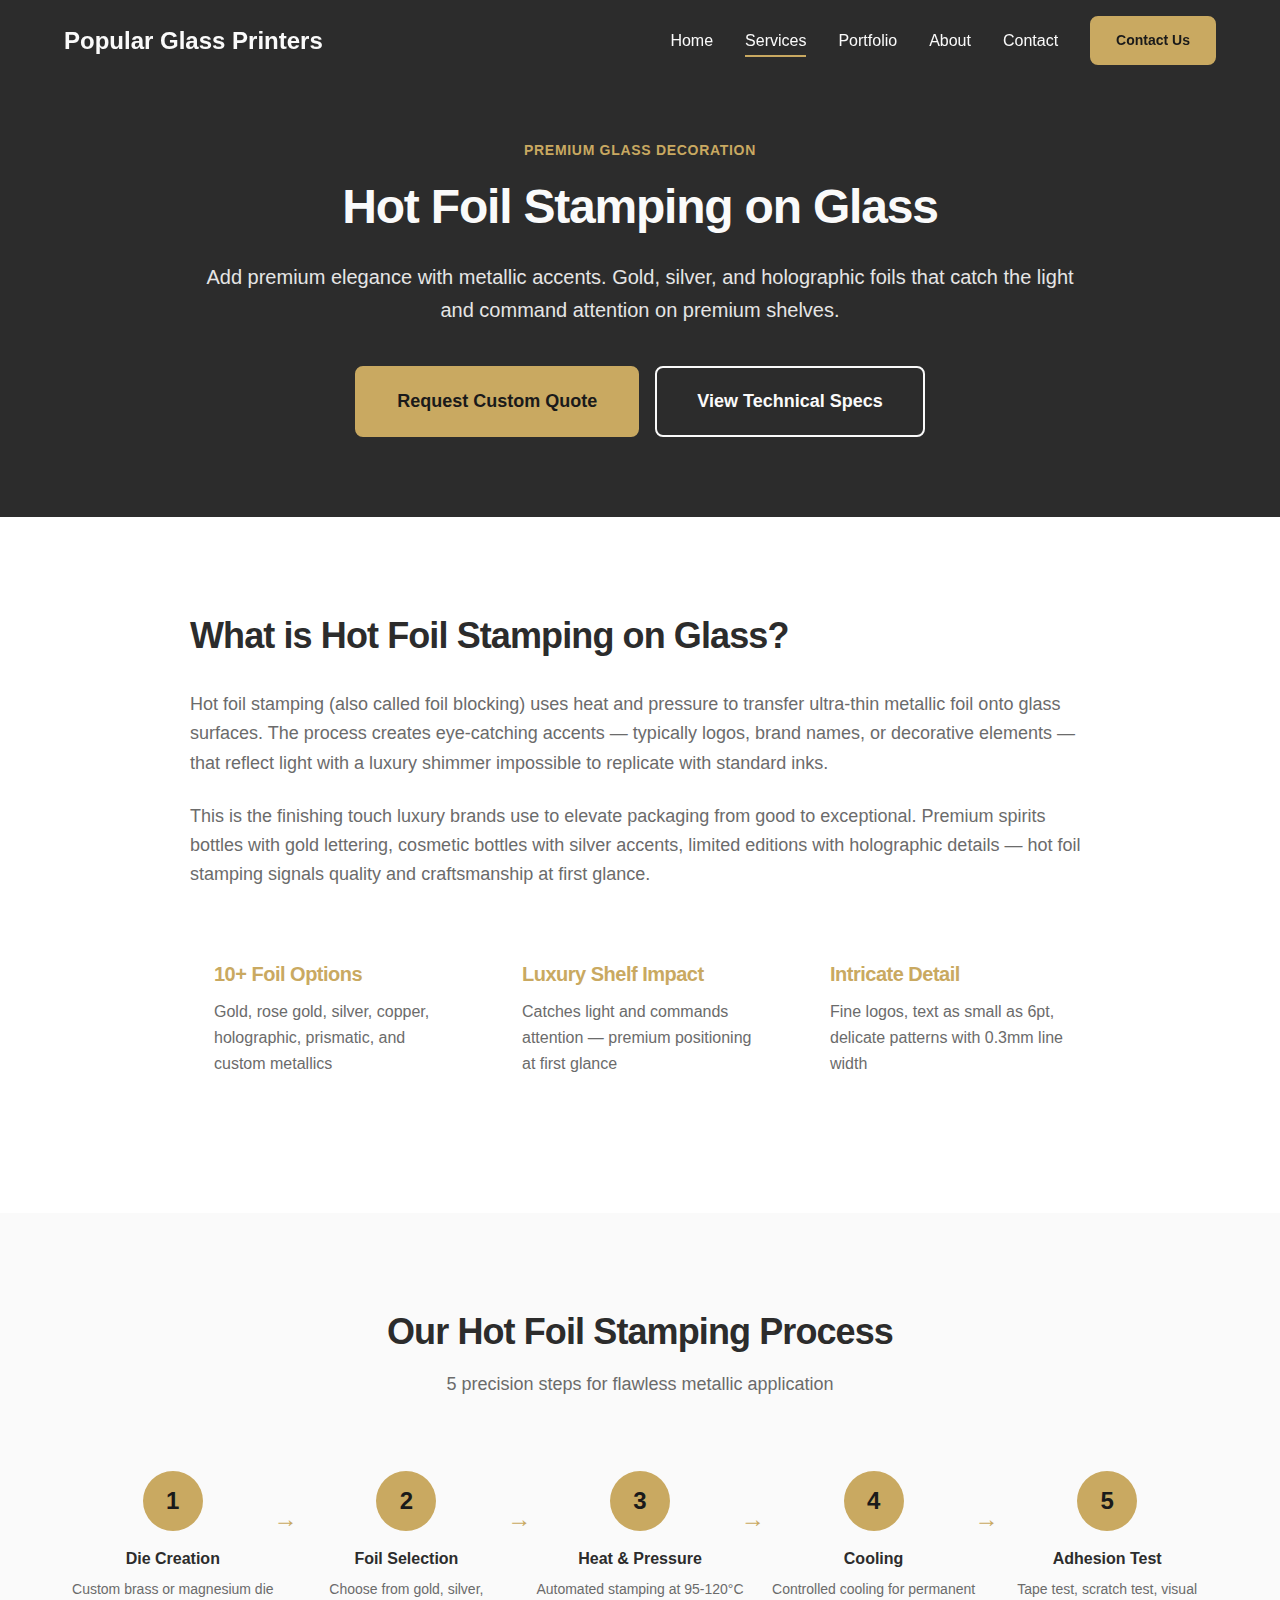
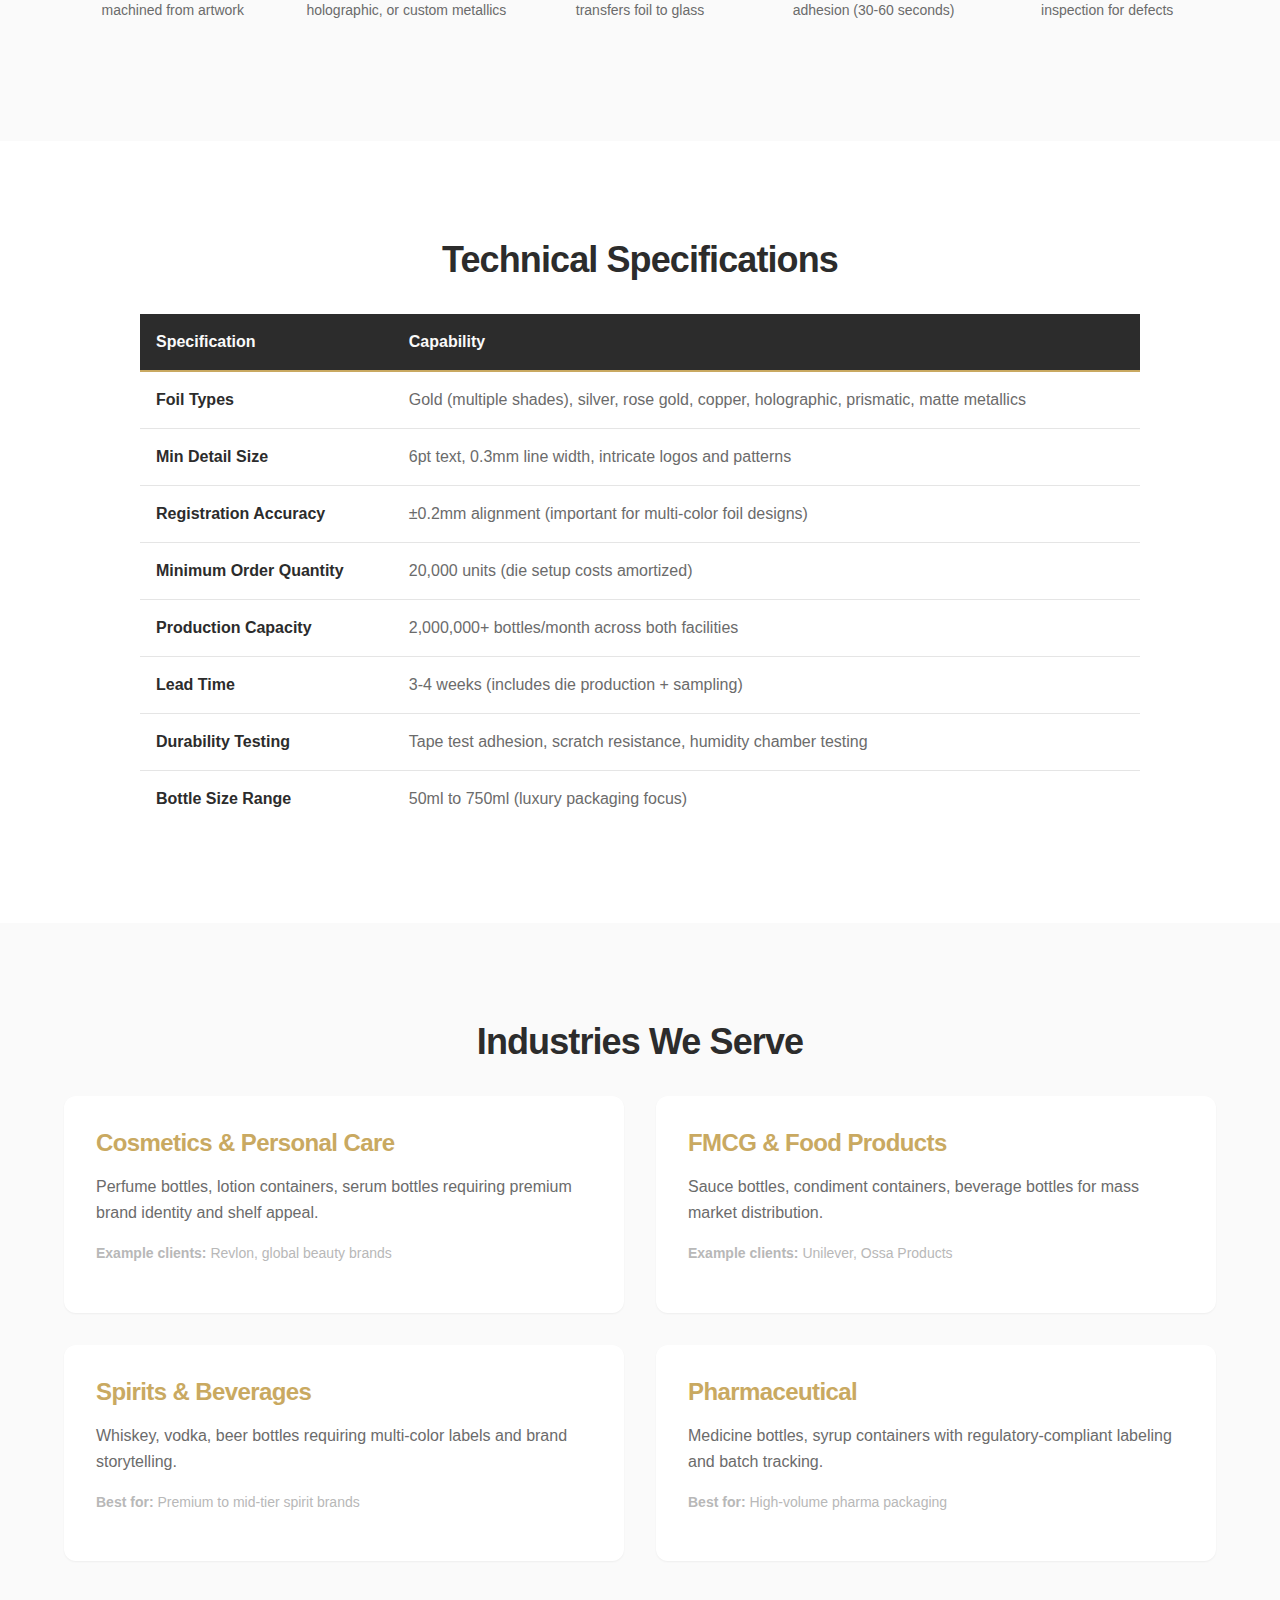
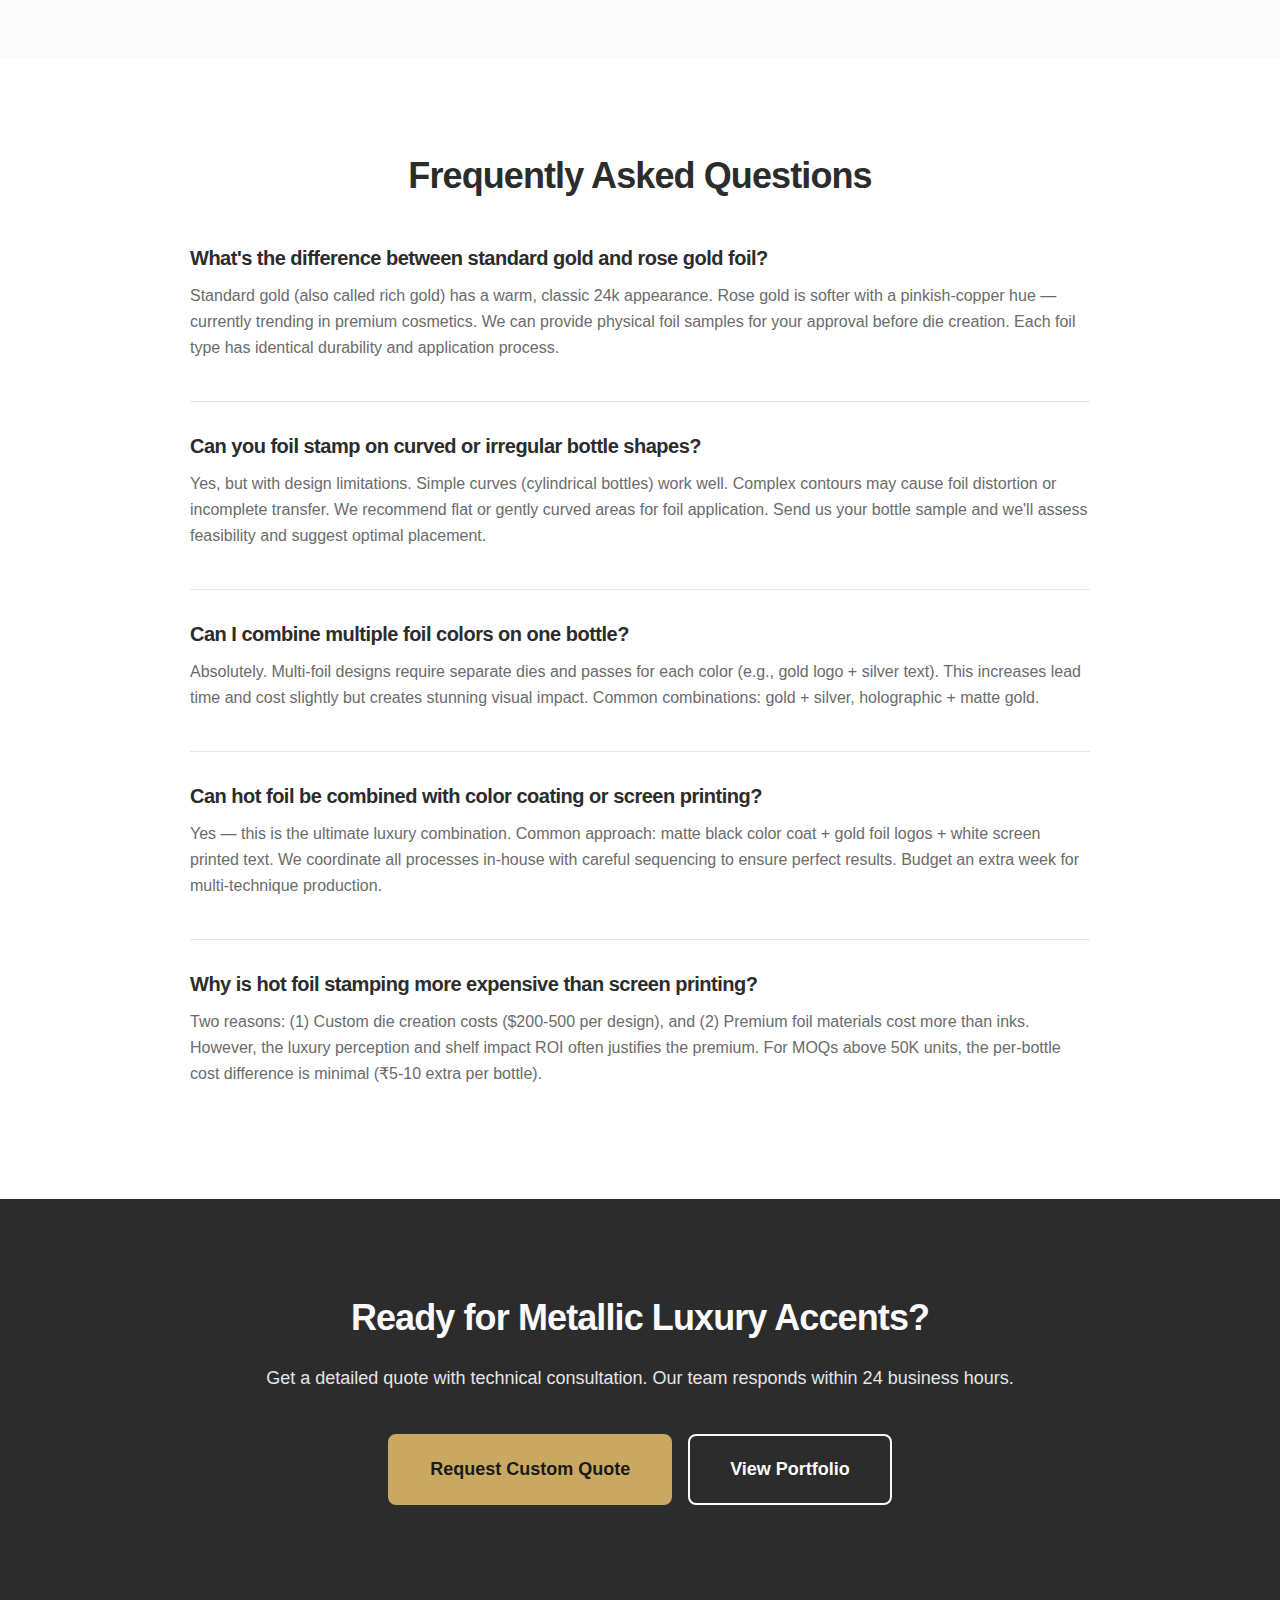
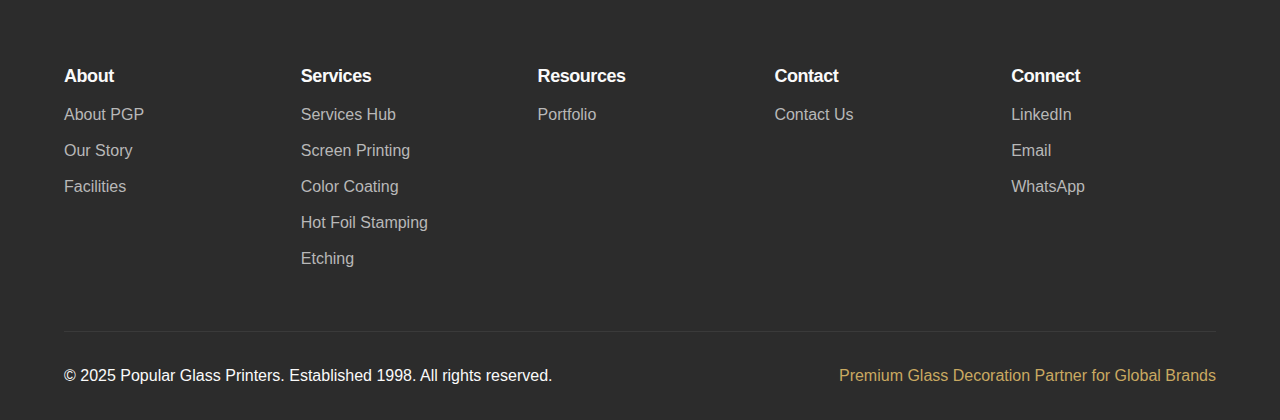
<file: hot-foil-stamping.html>
<!DOCTYPE html>
<html lang="en">

<head>
    <meta charset="UTF-8">
    <meta name="viewport" content="width=device-width, initial-scale=1.0">

    <!-- SEO Meta Tags -->
    <title>Hot Foil Stamping on Glass | Metallic Gold & Silver | Popular Glass Printers</title>
    <meta name="description"
        content="Premium hot foil stamping on glass bottles. Gold, silver, holographic metallic finishes for luxury spirits, cosmetics. Add elegance to your packaging.">
    <meta name="keywords"
        content="hot foil stamping glass, gold foil on glass, metallic glass decoration, luxury bottle decoration, foil stamping India">

        <link rel="icon" type="image/png" href="images/favicon.png">
    <link rel="apple-touch-icon" href="images/favicon.png">

    <!-- Stylesheets -->
    <link rel="stylesheet" href="css/design-system.css">
    <link rel="stylesheet" href="css/components.css">
    <link rel="stylesheet" href="css/animations.css">
</head>

<body>

    <!-- Navigation -->
    <header class="header">
        <div class="header__container">
            <a href="index.html" class="header__logo">Popular Glass Printers</a>

            <nav class="header__nav">
                <a href="index.html" class="header__nav-link">Home</a>
                <a href="services.html" class="header__nav-link header__nav-link--active">Services</a>
                <a href="portfolio.html" class="header__nav-link">Portfolio</a>
                <a href="about.html" class="header__nav-link">About</a>
                <a href="contact.html" class="header__nav-link">Contact</a>
                <a href="contact.html" class="btn btn--primary btn--sm">Contact Us</a>
            </nav>

            <button class="header__menu-toggle" aria-label="Toggle menu">
                <span class="header__menu-icon"></span>
            </button>
        </div>
    </header>

    <!-- Hero Section -->
    <section class="bg-dark" style="padding-top: 140px; padding-bottom: 80px;">
        <div class="container">
            <div style="max-width: 900px; margin: 0 auto; text-align: center;">
                <div
                    style="font-size: var(--text-sm); color: var(--color-gold); font-weight: var(--font-semibold); text-transform: uppercase; letter-spacing: var(--tracking-wider); margin-bottom: var(--space-4);">
                    Premium Glass Decoration
                </div>
                <h1 class="text-white" style="margin-bottom: var(--space-6);">
                    Hot Foil Stamping on Glass
                </h1>
                <p class="text-white"
                    style="font-size: var(--text-xl); line-height: var(--leading-relaxed); opacity: 0.9; margin-bottom: var(--space-10);">
                    Add premium elegance with metallic accents. Gold, silver, and holographic foils that catch the light
                    and command attention on premium shelves.
                </p>
                <div style="display: flex; gap: var(--space-4); justify-content: center; flex-wrap: wrap;">
                    <a href="#contact-cta" class="btn btn--primary btn--lg">Request Custom Quote</a>
                    <a href="#technical-specs" class="btn btn--secondary-light btn--lg">View Technical Specs</a>
                </div>
            </div>
        </div>
    </section>

    <!-- What is Screen Printing -->
    <section class="section-padding bg-white">
        <div class="container">
            <div style="max-width: 900px; margin: 0 auto;">
                <h2 style="margin-bottom: var(--space-8);">What is Hot Foil Stamping on Glass?</h2>

                <p
                    style="font-size: var(--text-lg); line-height: var(--leading-relaxed); color: var(--text-secondary); margin-bottom: var(--space-6);">
                    Hot foil stamping (also called foil blocking) uses heat and pressure to transfer ultra-thin metallic
                    foil onto glass surfaces. The process creates eye-catching accents — typically logos, brand names,
                    or decorative elements — that reflect light with a luxury shimmer impossible to replicate with
                    standard inks.
                </p>

                <p
                    style="font-size: var(--text-lg); line-height: var(--leading-relaxed); color: var(--text-secondary); margin-bottom: var(--space-8);">
                    This is the finishing touch luxury brands use to elevate packaging from good to exceptional. Premium
                    spirits bottles with gold lettering, cosmetic bottles with silver accents, limited editions with
                    holographic details — hot foil stamping signals quality and craftsmanship at first glance.
                </p>

                <!-- Key Benefits -->
                <div class="grid grid-cols-3 gap-6" style="margin-top: var(--space-12);">
                    <div
                        style="background-color: var(--bg-off-white); padding: var(--space-6); border-radius: var(--radius-lg);">
                        <h4 style="font-size: var(--text-xl); margin-bottom: var(--space-3); color: var(--color-gold);">
                            10+ Foil Options</h4>
                        <p style="color: var(--text-secondary); line-height: var(--leading-relaxed);">Gold, rose gold,
                            silver, copper, holographic, prismatic, and custom metallics</p>
                    </div>

                    <div
                        style="background-color: var(--bg-off-white); padding: var(--space-6); border-radius: var(--radius-lg);">
                        <h4 style="font-size: var(--text-xl); margin-bottom: var(--space-3); color: var(--color-gold);">
                            Luxury Shelf Impact</h4>
                        <p style="color: var(--text-secondary); line-height: var(--leading-relaxed);">Catches light and
                            commands attention — premium positioning at first glance</p>
                    </div>

                    <div
                        style="background-color: var(--bg-off-white); padding: var(--space-6); border-radius: var(--radius-lg);">
                        <h4 style="font-size: var(--text-xl); margin-bottom: var(--space-3); color: var(--color-gold);">
                            Intricate Detail</h4>
                        <p style="color: var(--text-secondary); line-height: var(--leading-relaxed);">Fine logos, text
                            as small as 6pt, delicate patterns with 0.3mm line width</p>
                    </div>
                </div>
            </div>
        </div>
    </section>

    <!-- Process Diagram -->
    <section class="section-padding bg-off-white">
        <div class="container">
            <div class="section-header">
                <h2 class="section-header__title">Our Hot Foil Stamping Process</h2>
                <p class="section-header__description">
                    5 precision steps for flawless metallic application
                </p>
            </div>

            <div class="process-diagram">
                <div class="process-step">
                    <div class="process-step__number">1</div>
                    <div class="process-step__title">Die Creation</div>
                    <div class="process-step__description">Custom brass or magnesium die machined from artwork
                    </div>
                </div>

                <div class="process-step">
                    <div class="process-step__number">2</div>
                    <div class="process-step__title">Foil Selection</div>
                    <div class="process-step__description">Choose from gold, silver, holographic, or custom metallics
                    </div>
                </div>

                <div class="process-step">
                    <div class="process-step__number">3</div>
                    <div class="process-step__title">Heat & Pressure</div>
                    <div class="process-step__description">Automated stamping at 95-120°C transfers foil to glass
                    </div>
                </div>

                <div class="process-step">
                    <div class="process-step__number">4</div>
                    <div class="process-step__title">Cooling</div>
                    <div class="process-step__description">Controlled cooling for permanent adhesion (30-60 seconds)
                    </div>
                </div>

                <div class="process-step">
                    <div class="process-step__number">5</div>
                    <div class="process-step__title">Adhesion Test</div>
                    <div class="process-step__description">Tape test, scratch test, visual inspection for defects
                    </div>
                </div>
            </div>
        </div>
    </section>

    <!-- Technical Specifications -->
    <section id="technical-specs" class="section-padding bg-white">
        <div class="container">
            <h2 style="margin-bottom: var(--space-8); text-align: center;">Technical Specifications</h2>

            <div style="max-width: 1000px; margin: 0 auto; overflow-x: auto;">
                <table style="width: 100%; border-collapse: collapse;">
                    <thead>
                        <tr style="background-color: var(--bg-dark); color: var(--text-on-dark);">
                            <th
                                style="padding: var(--space-4); text-align: left; border-bottom: 2px solid var(--color-gold);">
                                Specification</th>
                            <th
                                style="padding: var(--space-4); text-align: left; border-bottom: 2px solid var(--color-gold);">
                                Capability</th>
                        </tr>
                    </thead>
                    <tbody>
                        <tr style="border-bottom: 1px solid var(--color-gray-soft);">
                            <td style="padding: var(--space-4); font-weight: var(--font-semibold);">Foil Types</td>
                            <td style="padding: var(--space-4); color: var(--text-secondary);">Gold (multiple shades),
                                silver, rose gold, copper, holographic, prismatic, matte metallics</td>
                        </tr>
                        <tr style="border-bottom: 1px solid var(--color-gray-soft);">
                            <td style="padding: var(--space-4); font-weight: var(--font-semibold);">Min Detail Size</td>
                            <td style="padding: var(--space-4); color: var(--text-secondary);">6pt text, 0.3mm line
                                width, intricate logos and patterns</td>
                        </tr>
                        <tr style="border-bottom: 1px solid var(--color-gray-soft);">
                            <td style="padding: var(--space-4); font-weight: var(--font-semibold);">Registration
                                Accuracy</td>
                            <td style="padding: var(--space-4); color: var(--text-secondary);">±0.2mm alignment
                                (important for multi-color foil designs)</td>
                        </tr>
                        <tr style="border-bottom: 1px solid var(--color-gray-soft);">
                            <td style="padding: var(--space-4); font-weight: var(--font-semibold);">Minimum Order
                                Quantity</td>
                            <td style="padding: var(--space-4); color: var(--text-secondary);">20,000 units (die setup
                                costs amortized)</td>
                        </tr>
                        <tr style="border-bottom: 1px solid var(--color-gray-soft);">
                            <td style="padding: var(--space-4); font-weight: var(--font-semibold);">Production Capacity
                            </td>
                            <td style="padding: var(--space-4); color: var(--text-secondary);">2,000,000+ bottles/month
                                across both facilities</td>
                        </tr>
                        <tr style="border-bottom: 1px solid var(--color-gray-soft);">
                            <td style="padding: var(--space-4); font-weight: var(--font-semibold);">Lead Time</td>
                            <td style="padding: var(--space-4); color: var(--text-secondary);">3-4 weeks (includes die
                                production + sampling)</td>
                        </tr>
                        <tr style="border-bottom: 1px solid var(--color-gray-soft);">
                            <td style="padding: var(--space-4); font-weight: var(--font-semibold);">Durability Testing
                            </td>
                            <td style="padding: var(--space-4); color: var(--text-secondary);">Tape test adhesion,
                                scratch resistance, humidity chamber testing</td>
                        </tr>
                        <tr>
                            <td style="padding: var(--space-4); font-weight: var(--font-semibold);">Bottle Size Range
                            </td>
                            <td style="padding: var(--space-4); color: var(--text-secondary);">50ml to 750ml (luxury
                                packaging focus)</td>
                        </tr>
                    </tbody>
                </table>
            </div>
        </div>
    </section>

    <!-- Applications by Industry -->
    <section class="section-padding bg-off-white">
        <div class="container">
            <h2 style="margin-bottom: var(--space-8); text-align: center;">Industries We Serve</h2>

            <div class="grid grid-cols-2 gap-8">
                <div class="card">
                    <h3 style="font-size: var(--text-2xl); margin-bottom: var(--space-4); color: var(--color-gold);">
                        Cosmetics & Personal Care</h3>
                    <p
                        style="color: var(--text-secondary); line-height: var(--leading-relaxed); margin-bottom: var(--space-4);">
                        Perfume bottles, lotion containers, serum bottles requiring premium brand identity and shelf
                        appeal.
                    </p>
                    <p style="font-size: var(--text-sm); color: var(--text-light);">
                        <strong>Example clients:</strong> Revlon, global beauty brands
                    </p>
                </div>

                <div class="card">
                    <h3 style="font-size: var(--text-2xl); margin-bottom: var(--space-4); color: var(--color-gold);">
                        FMCG & Food Products</h3>
                    <p
                        style="color: var(--text-secondary); line-height: var(--leading-relaxed); margin-bottom: var(--space-4);">
                        Sauce bottles, condiment containers, beverage bottles for mass market distribution.
                    </p>
                    <p style="font-size: var(--text-sm); color: var(--text-light);">
                        <strong>Example clients:</strong> Unilever, Ossa Products
                    </p>
                </div>

                <div class="card">
                    <h3 style="font-size: var(--text-2xl); margin-bottom: var(--space-4); color: var(--color-gold);">
                        Spirits & Beverages</h3>
                    <p
                        style="color: var(--text-secondary); line-height: var(--leading-relaxed); margin-bottom: var(--space-4);">
                        Whiskey, vodka, beer bottles requiring multi-color labels and brand storytelling.
                    </p>
                    <p style="font-size: var(--text-sm); color: var(--text-light);">
                        <strong>Best for:</strong> Premium to mid-tier spirit brands
                    </p>
                </div>

                <div class="card">
                    <h3 style="font-size: var(--text-2xl); margin-bottom: var(--space-4); color: var(--color-gold);">
                        Pharmaceutical</h3>
                    <p
                        style="color: var(--text-secondary); line-height: var(--leading-relaxed); margin-bottom: var(--space-4);">
                        Medicine bottles, syrup containers with regulatory-compliant labeling and batch tracking.
                    </p>
                    <p style="font-size: var(--text-sm); color: var(--text-light);">
                        <strong>Best for:</strong> High-volume pharma packaging
                    </p>
                </div>
            </div>
        </div>
    </section>

    <!-- FAQs -->
    <section class="section-padding bg-white">
        <div class="container">
            <h2 style="margin-bottom: var(--space-12); text-align: center;">Frequently Asked Questions</h2>

            <div style="max-width: 900px; margin: 0 auto;">
                <div
                    style="margin-bottom: var(--space-8); padding-bottom: var(--space-6); border-bottom: 1px solid var(--color-gray-soft);">
                    <h4 style="font-size: var(--text-xl); margin-bottom: var(--space-3); color: var(--text-primary);">
                        What's the difference between standard gold and rose gold foil?
                    </h4>
                    <p style="color: var(--text-secondary); line-height: var(--leading-relaxed);">
                        Standard gold (also called rich gold) has a warm, classic 24k appearance. Rose gold is softer
                        with a pinkish-copper hue — currently trending in premium cosmetics. We can provide physical
                        foil samples for your approval before die creation. Each foil type has identical durability and
                        application process.
                    </p>
                </div>

                <div
                    style="margin-bottom: var(--space-8); padding-bottom: var(--space-6); border-bottom: 1px solid var(--color-gray-soft);">
                    <h4 style="font-size: var(--text-xl); margin-bottom: var(--space-3); color: var(--text-primary);">
                        Can you foil stamp on curved or irregular bottle shapes?
                    </h4>
                    <p style="color: var(--text-secondary); line-height: var(--leading-relaxed);">
                        Yes, but with design limitations. Simple curves (cylindrical bottles) work well. Complex
                        contours may cause foil distortion or incomplete transfer. We recommend flat or gently curved
                        areas for foil application. Send us your bottle sample and we'll assess feasibility and suggest
                        optimal placement.
                    </p>
                </div>

                <div
                    style="margin-bottom: var(--space-8); padding-bottom: var(--space-6); border-bottom: 1px solid var(--color-gray-soft);">
                    <h4 style="font-size: var(--text-xl); margin-bottom: var(--space-3); color: var(--text-primary);">
                        Can I combine multiple foil colors on one bottle?
                    </h4>
                    <p style="color: var(--text-secondary); line-height: var(--leading-relaxed);">
                        Absolutely. Multi-foil designs require separate dies and passes for each color (e.g., gold logo
                        + silver text). This increases lead time and cost slightly but creates stunning visual impact.
                        Common combinations: gold + silver, holographic + matte gold.
                    </p>
                </div>

                <div
                    style="margin-bottom: var(--space-8); padding-bottom: var(--space-6); border-bottom: 1px solid var(--color-gray-soft);">
                    <h4 style="font-size: var(--text-xl); margin-bottom: var(--space-3); color: var(--text-primary);">
                        Can hot foil be combined with color coating or screen printing?
                    </h4>
                    <p style="color: var(--text-secondary); line-height: var(--leading-relaxed);">
                        Yes — this is the ultimate luxury combination. Common approach: matte black color coat + gold
                        foil logos + white screen printed text. We coordinate all processes in-house with careful
                        sequencing to ensure perfect results. Budget an extra week for multi-technique production.
                    </p>
                </div>

                <div>
                    <h4 style="font-size: var(--text-xl); margin-bottom: var(--space-3); color: var(--text-primary);">
                        Why is hot foil stamping more expensive than screen printing?
                    </h4>
                    <p style="color: var(--text-secondary); line-height: var(--leading-relaxed);">
                        Two reasons: (1) Custom die creation costs ($200-500 per design), and (2) Premium foil materials
                        cost more than inks. However, the luxury perception and shelf impact ROI often justifies the
                        premium. For MOQs above 50K units, the per-bottle cost difference is minimal (₹5-10 extra per
                        bottle).
                    </p>
                </div>
            </div>
        </div>
    </section>

    <!-- Contact CTA -->
    <section id="contact-cta" class="section-padding bg-dark">
        <div class="container">
            <div style="max-width: 800px; margin: 0 auto; text-align: center;">
                <h2 class="text-white" style="font-size: var(--text-4xl); margin-bottom: var(--space-6);">
                    Ready for Metallic Luxury Accents?
                </h2>
                <p class="text-white"
                    style="font-size: var(--text-lg); opacity: 0.9; margin-bottom: var(--space-10); line-height: var(--leading-relaxed);">
                    Get a detailed quote with technical consultation. Our team responds within 24 business hours.
                </p>
                <div style="display: flex; gap: var(--space-4); justify-content: center; flex-wrap: wrap;">
                    <a href="contact.html" class="btn btn--primary btn--lg">Request Custom Quote</a>
                    <a href="portfolio.html" class="btn btn--secondary-light btn--lg">View Portfolio</a>
                </div>
            </div>
        </div>
    </section>
    <!-- Footer -->
    <!-- Footer -->
    <footer class="footer">
        <div class="container">
            <div class="footer__grid">
                <!-- About -->
                <div>
                    <h4 class="footer__column-title">About</h4>
                    <ul style="list-style: none; padding: 0; margin: 0;">
                        <li style="margin-bottom: var(--space-3);"><a href="about.html" class="footer__link">About
                                PGP</a></li>
                        <li style="margin-bottom: var(--space-3);"><a href="about.html#our-story"
                                class="footer__link">Our Story</a></li>
                        <li style="margin-bottom: var(--space-3);"><a href="about.html#facilities"
                                class="footer__link">Facilities</a></li>
                    </ul>
                </div>

                <!-- Services -->
                <div>
                    <h4 class="footer__column-title">Services</h4>
                    <ul style="list-style: none; padding: 0; margin: 0;">
                        <li style="margin-bottom: var(--space-3);"><a href="services.html" class="footer__link">Services
                                Hub</a></li>
                        <li style="margin-bottom: var(--space-3);"><a href="screen-printing.html"
                                class="footer__link">Screen Printing</a></li>
                        <li style="margin-bottom: var(--space-3);"><a href="color-coating.html"
                                class="footer__link">Color Coating</a></li>
                        <li style="margin-bottom: var(--space-3);"><a href="hot-foil-stamping.html" class="footer__link"
                                >Hot Foil Stamping</a></li>
                        <li style="margin-bottom: var(--space-3);"><a href="etching.html"
                                class="footer__link">Etching</a></li>
                    </ul>
                </div>

                <!-- Resources -->
                <div>
                    <h4 class="footer__column-title">Resources</h4>
                    <ul style="list-style: none; padding: 0; margin: 0;">
                        <li style="margin-bottom: var(--space-3);"><a href="portfolio.html"
                                class="footer__link">Portfolio</a></li>
                    </ul>
                </div>

                <!-- Contact -->
                <div>
                    <h4 class="footer__column-title">Contact</h4>
                    <ul style="list-style: none; padding: 0; margin: 0;">
                        <li style="margin-bottom: var(--space-3);"><a href="contact.html" class="footer__link">Contact
                                Us</a></li>
                    </ul>
                </div>

                <!-- Connect -->
                <div>
                    <h4 class="footer__column-title">Connect</h4>
                    <ul style="list-style: none; padding: 0; margin: 0;">
                        <li style="margin-bottom: var(--space-3);"><a
                                href="https://in.linkedin.com/in/farhat-sayed-92b97969" target="_blank"
                                rel="noopener noreferrer" class="footer__link">LinkedIn</a></li>
                        <li style="margin-bottom: var(--space-3);"><a href="mailto:popularglassprinters@hotmail.com"
                                class="footer__link">Email</a></li>
                        <li style="margin-bottom: var(--space-3);"><a href="https://wa.me/917506250012" target="_blank"
                                rel="noopener noreferrer" class="footer__link">WhatsApp</a></li>
                    </ul>
                </div>
            </div>

            <!-- Copyright -->
            <div class="footer__bottom">
                <span>
                    © 2025 Popular Glass Printers. Established 1998. All rights reserved.
                </span>
                <span style="color: var(--color-gold); font-weight: var(--font-medium);">
                    Premium Glass Decoration Partner for Global Brands
                </span>
            </div>
        </div>
    </footer>

    <script src="js/main.js"></script>
    <script src="js/scroll-animations.js"></script>
</body>

</html>
</file>
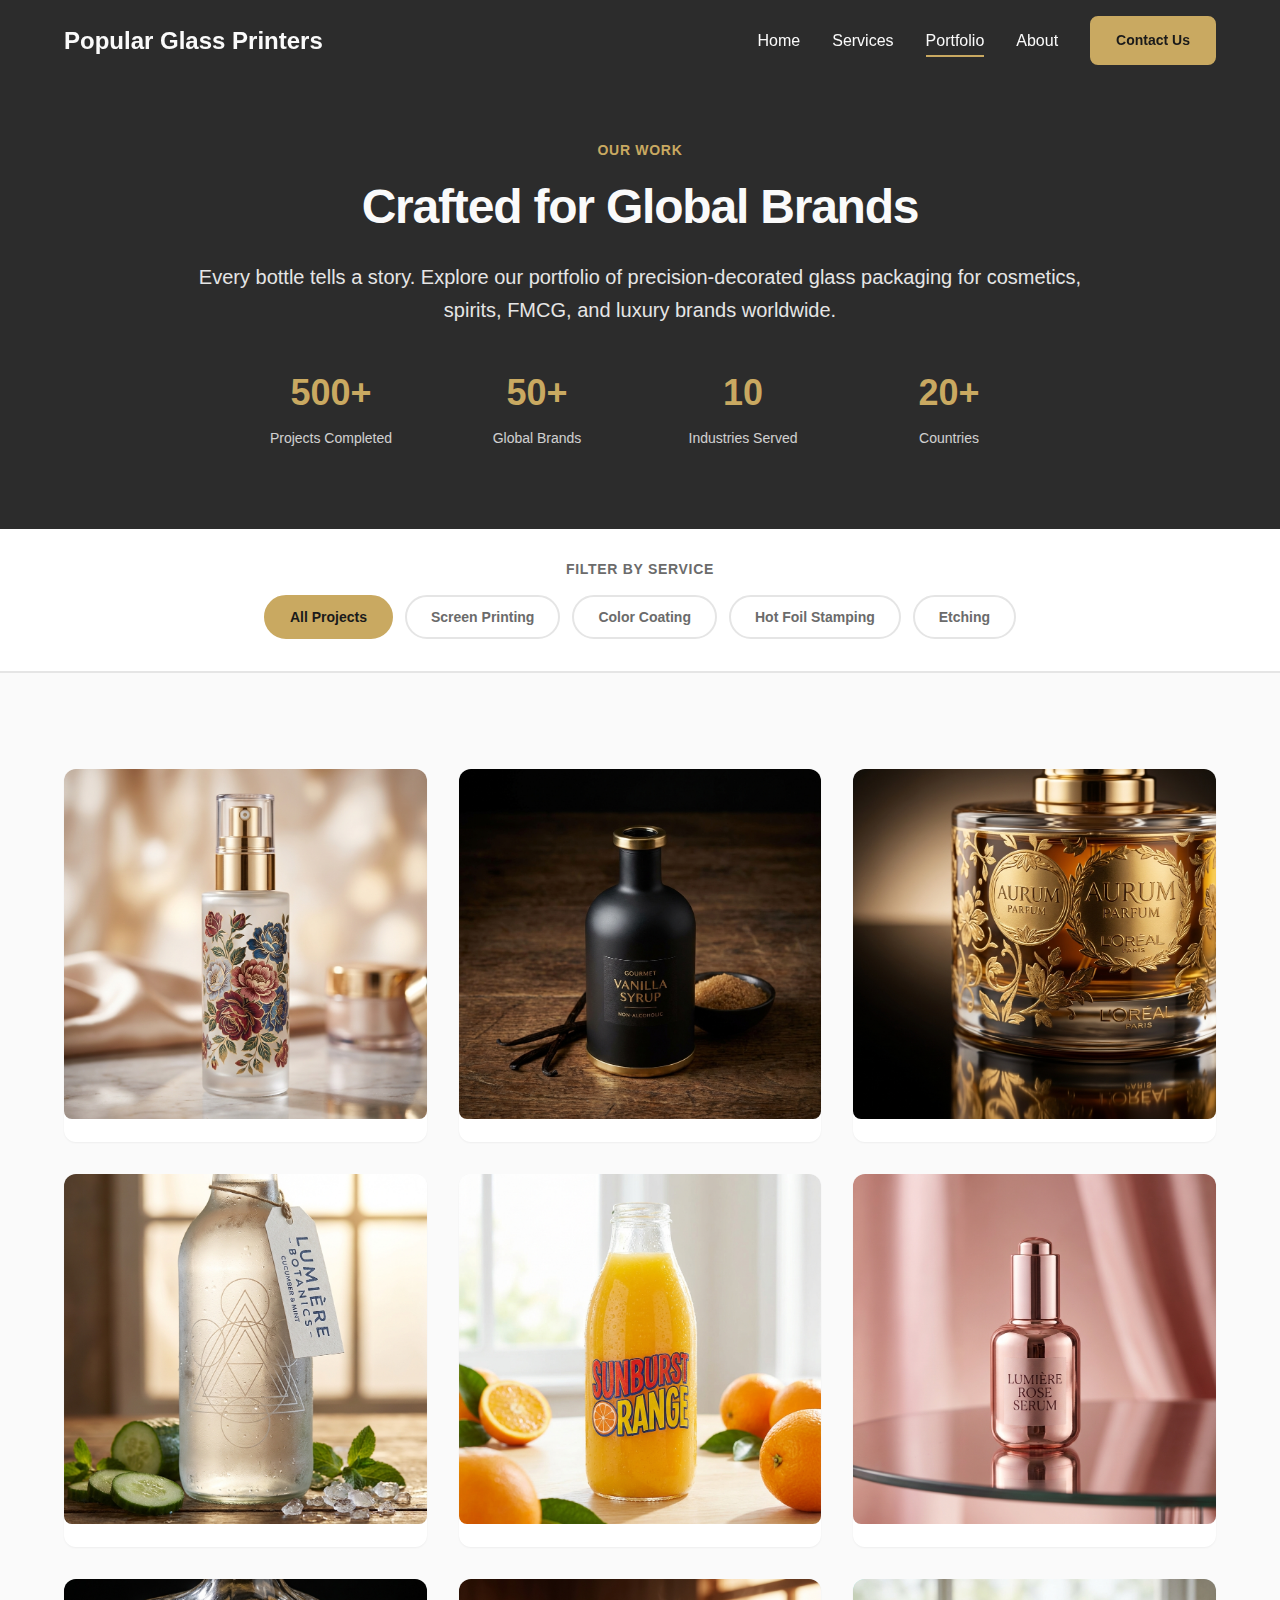
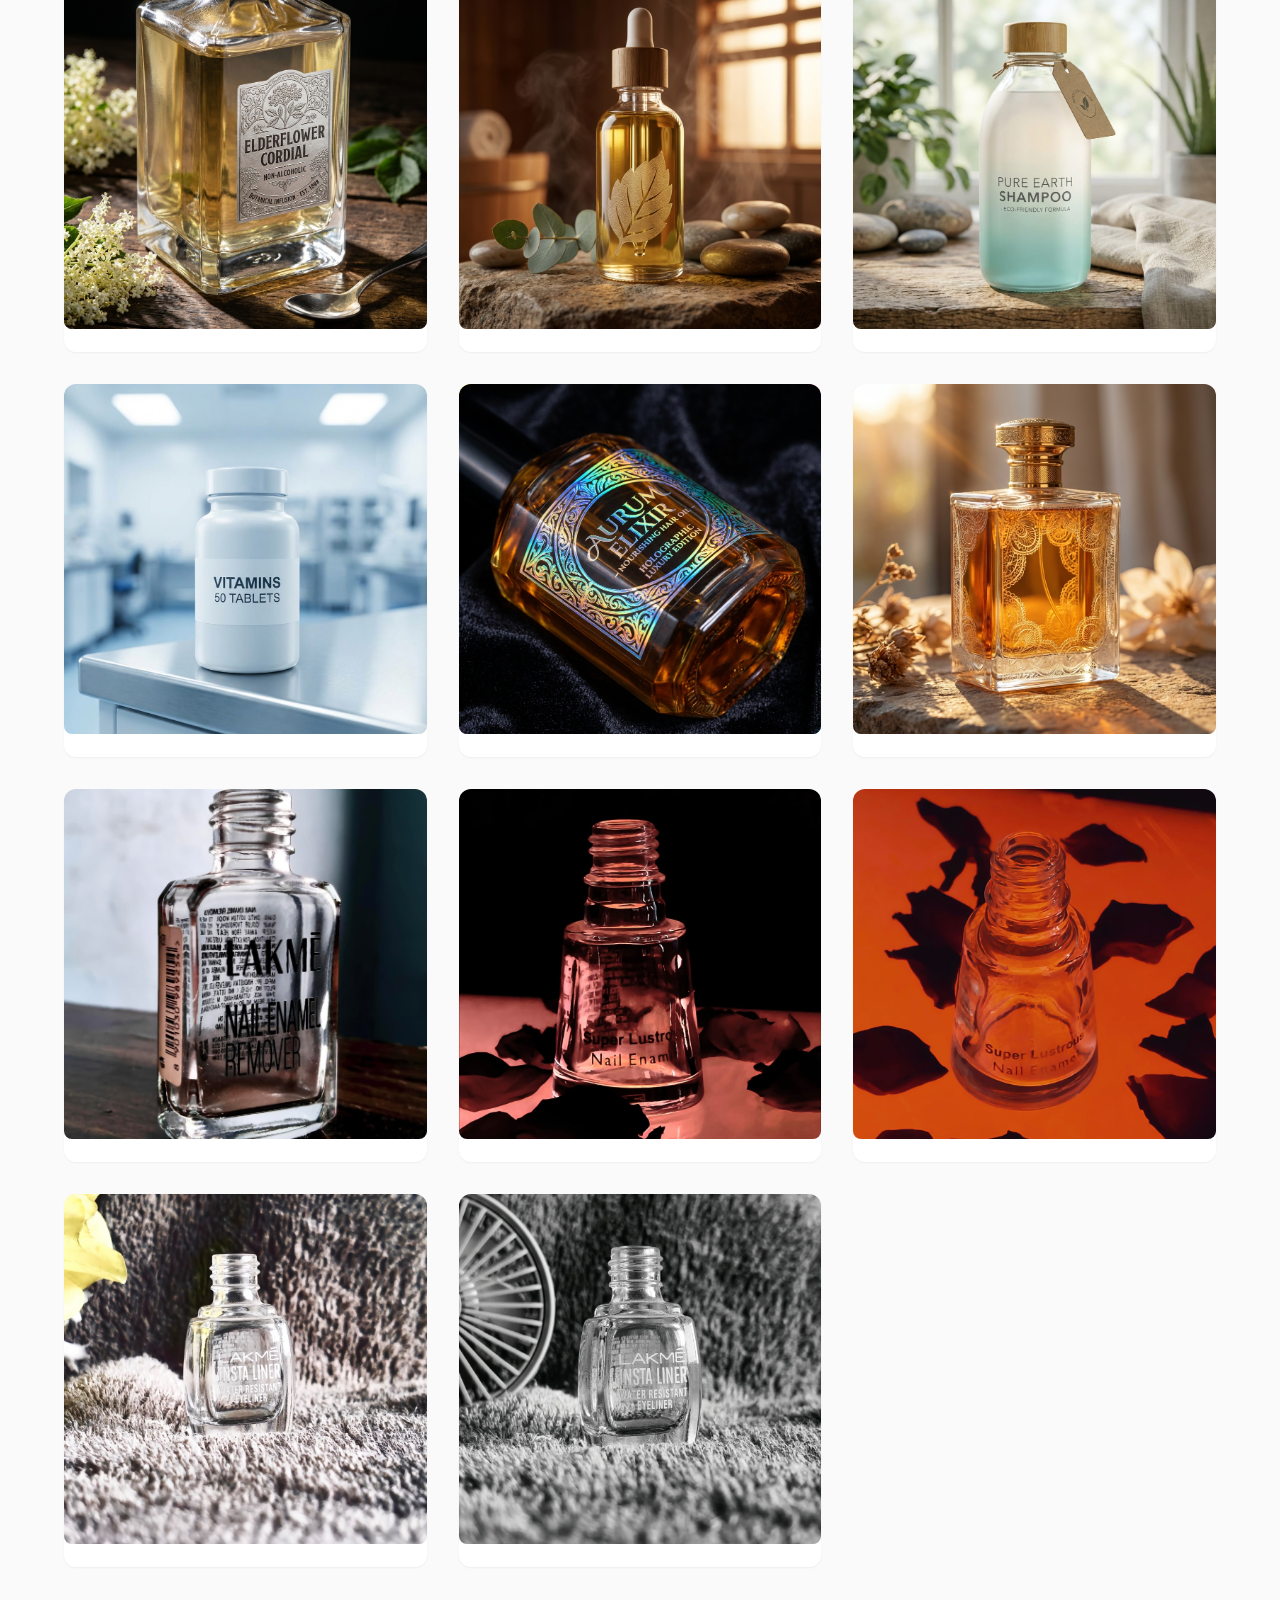
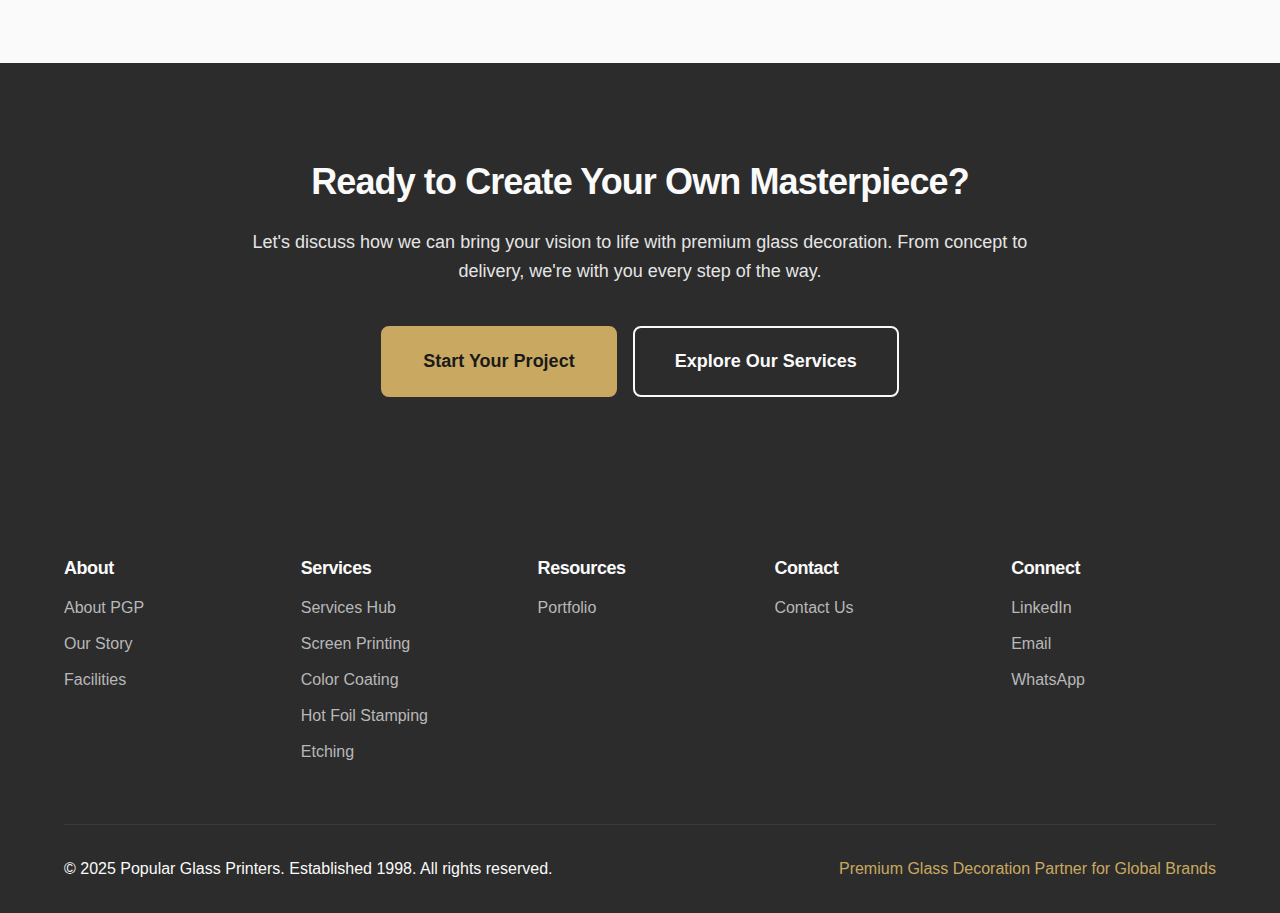
<file: portfolio.html>
<!DOCTYPE html>
<html lang="en">

<head>
    <meta charset="UTF-8">
    <meta name="viewport" content="width=device-width, initial-scale=1.0">

    <!-- SEO Meta Tags -->
    <title>Portfolio | Popular Glass Printers | Decorated Glass Bottle Gallery</title>
    <meta name="description"
        content="Explore Popular Glass Printers' portfolio of decorated glass bottles. Screen printing, color coating, hot foil stamping, and etching for cosmetics, spirits, FMCG, and luxury brands.">
    <meta name="keywords"
        content="glass bottle decoration portfolio, decorated bottle gallery, glass printing examples, luxury packaging portfolio">

        <link rel="icon" type="image/png" href="images/favicon.png">
    <link rel="apple-touch-icon" href="images/favicon.png">

    <!-- Stylesheets -->
    <link rel="stylesheet" href="css/design-system.css">
    <link rel="stylesheet" href="css/components.css">
    <link rel="stylesheet" href="css/animations.css">
</head>

<body>

    <!-- Navigation -->
    <header class="header">
        <div class="header__container">
            <a href="index.html" class="header__logo">Popular Glass Printers</a>

            <nav class="header__nav">
                <a href="index.html" class="header__nav-link">Home</a>
                <a href="services.html" class="header__nav-link">Services</a>
                <a href="portfolio.html" class="header__nav-link header__nav-link--active">Portfolio</a>
                <a href="about.html" class="header__nav-link">About</a>
                <a href="contact.html" class="btn btn--primary btn--sm">Contact Us</a>
            </nav>

            <button class="header__menu-toggle" aria-label="Toggle menu">
                <span class="header__menu-icon"></span>
            </button>
        </div>
    </header>

    <!-- Hero Section -->
    <section class="bg-dark" style="padding-top: 140px; padding-bottom: 80px;">
        <div class="container">
            <div style="max-width: 900px; margin: 0 auto; text-align: center;">
                <div
                    style="font-size: var(--text-sm); color: var(--color-gold); font-weight: var(--font-semibold); text-transform: uppercase; letter-spacing: var(--tracking-wider); margin-bottom: var(--space-4);">
                    Our Work
                </div>
                <h1 class="text-white" style="margin-bottom: var(--space-6);">
                    Crafted for Global Brands
                </h1>
                <p class="text-white"
                    style="font-size: var(--text-xl); line-height: var(--leading-relaxed); opacity: 0.9; margin-bottom: var(--space-10);">
                    Every bottle tells a story. Explore our portfolio of precision-decorated glass packaging for
                    cosmetics, spirits, FMCG, and luxury brands worldwide.
                </p>

                <!-- Portfolio Stats -->
                <div class="grid grid-cols-4 gap-6" style="max-width: 800px; margin: 0 auto;">
                    <div style="text-align: center;">
                        <div
                            style="font-size: var(--text-4xl); font-weight: var(--font-bold); color: var(--color-gold); margin-bottom: var(--space-2);">
                            500+</div>
                        <div class="text-white" style="font-size: var(--text-sm); opacity: 0.8;">Projects Completed
                        </div>
                    </div>
                    <div style="text-align: center;">
                        <div
                            style="font-size: var(--text-4xl); font-weight: var(--font-bold); color: var(--color-gold); margin-bottom: var(--space-2);">
                            50+</div>
                        <div class="text-white" style="font-size: var(--text-sm); opacity: 0.8;">Global Brands</div>
                    </div>
                    <div style="text-align: center;">
                        <div
                            style="font-size: var(--text-4xl); font-weight: var(--font-bold); color: var(--color-gold); margin-bottom: var(--space-2);">
                            10</div>
                        <div class="text-white" style="font-size: var(--text-sm); opacity: 0.8;">Industries Served
                        </div>
                    </div>
                    <div style="text-align: center;">
                        <div
                            style="font-size: var(--text-4xl); font-weight: var(--font-bold); color: var(--color-gold); margin-bottom: var(--space-2);">
                            20+</div>
                        <div class="text-white" style="font-size: var(--text-sm); opacity: 0.8;">Countries</div>
                    </div>
                </div>
            </div>
        </div>
    </section>

    <!-- Filter Bar -->
    <section class="bg-white" style="padding: var(--space-8) 0; border-bottom: 2px solid var(--color-gray-soft);">
        <div class="container">
            <div style="max-width: 1200px; margin: 0 auto;">
                <!-- Service Type Filters -->
                <div style="text-align: center;">
                    <h3
                        style="font-size: var(--text-sm); font-weight: var(--font-semibold); text-transform: uppercase; letter-spacing: var(--tracking-wider); color: var(--text-secondary); margin-bottom: var(--space-4);">
                        Filter by Service
                    </h3>
                    <div id="serviceFilters"
                        style="display: flex; gap: var(--space-3); flex-wrap: wrap; justify-content: center;">
                        <button class="filter-btn filter-btn--active" data-filter="all">All Projects</button>
                        <button class="filter-btn" data-filter="screen-printing">Screen Printing</button>
                        <button class="filter-btn" data-filter="color-coating">Color Coating</button>
                        <button class="filter-btn" data-filter="hot-foil">Hot Foil Stamping</button>
                        <button class="filter-btn" data-filter="etching">Etching</button>
                    </div>
                </div>
            </div>
        </div>
    </section>

    <!-- Portfolio Grid -->
    <section class="section-padding bg-off-white">
        <div class="container">
            <div id="portfolioGrid" class="grid grid-cols-3 gap-8">

                <!-- Project 1: Screen Printing - Cosmetics -->
                <div class="portfolio-item card card--portfolio" data-service="screen-printing">
                    <img src="images/portfolio/screen-printing-1.png"
                        alt="Multi-color screen printed cosmetic bottle with vibrant branding" class="card__image"
                        style="width: 100%; height: 350px; object-fit: cover; background: linear-gradient(135deg, #e0e0e0, #f5f5f5);">
                    <div class="card--portfolio__overlay">
                        <h4
                            style="color: var(--text-on-dark); font-size: var(--text-xl); margin-bottom: var(--space-2);">
                            Luxury Cosmetic Bottle
                        </h4>
                        <p
                            style="color: var(--color-gray-medium); font-size: var(--text-sm); margin-bottom: var(--space-3);">
                            Multi-color screen printing with UV-resistant inks for lasting vibrancy
                        </p>
                        <div class="card--portfolio__tags">
                            <span class="card--portfolio__tag">Screen Printing</span>
                        </div>
                    </div>
                </div>

                <!-- Project 2: Color Coating - Premium Black -->
                <div class="portfolio-item card card--portfolio" data-service="color-coating">
                    <img src="images/portfolio/color-coating-1.png" alt="Matte black color coated premium glass bottle"
                        class="card__image"
                        style="width: 100%; height: 350px; object-fit: cover; background: linear-gradient(135deg, #2c2c2c, #1a1a1a);">
                    <div class="card--portfolio__overlay">
                        <h4
                            style="color: var(--text-on-dark); font-size: var(--text-xl); margin-bottom: var(--space-2);">
                            Premium Black Edition
                        </h4>
                        <p
                            style="color: var(--color-gray-medium); font-size: var(--text-sm); margin-bottom: var(--space-3);">
                            Matte black color coating with smooth, luxury finish
                        </p>
                        <div class="card--portfolio__tags">
                            <span class="card--portfolio__tag">Color Coating</span>
                        </div>
                    </div>
                </div>

                <!-- Project 3: Hot Foil - Gold Luxury -->
                <div class="portfolio-item card card--portfolio" data-service="hot-foil">
                    <img src="images/portfolio/hot-foil-1.png"
                        alt="Gold foil stamped luxury bottle with metallic accents" class="card__image"
                        style="width: 100%; height: 350px; object-fit: cover; background: linear-gradient(135deg, #d4af37, #c9a961);">
                    <div class="card--portfolio__overlay">
                        <h4
                            style="color: var(--text-on-dark); font-size: var(--text-xl); margin-bottom: var(--space-2);">
                            Gold Foil Luxury Edition
                        </h4>
                        <p
                            style="color: var(--color-gray-medium); font-size: var(--text-sm); margin-bottom: var(--space-3);">
                            24K gold foil stamping on premium glass bottles
                        </p>
                        <div class="card--portfolio__tags">
                            <span class="card--portfolio__tag">Hot Foil Stamping</span>
                        </div>
                    </div>
                </div>

                <!-- Project 4: Etching - Frosted Elegance -->
                <div class="portfolio-item card card--portfolio" data-service="etching">
                    <img src="images/portfolio/etching-1.png" alt="Frosted etched glass bottle with elegant pattern"
                        class="card__image"
                        style="width: 100%; height: 350px; object-fit: cover; background: linear-gradient(135deg, #ffffff, #e8e8e8);">
                    <div class="card--portfolio__overlay">
                        <h4
                            style="color: var(--text-on-dark); font-size: var(--text-xl); margin-bottom: var(--space-2);">
                            Artisan Frosted Collection
                        </h4>
                        <p
                            style="color: var(--color-gray-medium); font-size: var(--text-sm); margin-bottom: var(--space-3);">
                            Precision glass etching with elegant frosted finish
                        </p>
                        <div class="card--portfolio__tags">
                            <span class="card--portfolio__tag">Etching</span>
                        </div>
                    </div>
                </div>

                <!-- Project 5: Screen Printing - Vibrant FMCG -->
                <div class="portfolio-item card card--portfolio" data-service="screen-printing">
                    <img src="images/portfolio/screen-printing-2.png"
                        alt="Vibrant multi-color screen printed product bottle" class="card__image"
                        style="width: 100%; height: 350px; object-fit: cover; background: linear-gradient(135deg, #ff6b6b, #4ecdc4);">
                    <div class="card--portfolio__overlay">
                        <h4
                            style="color: var(--text-on-dark); font-size: var(--text-xl); margin-bottom: var(--space-2);">
                            Vibrant Product Line
                        </h4>
                        <p
                            style="color: var(--color-gray-medium); font-size: var(--text-sm); margin-bottom: var(--space-3);">
                            High-volume screen printing with bright, eye-catching colors
                        </p>
                        <div class="card--portfolio__tags">
                            <span class="card--portfolio__tag">Screen Printing</span>
                        </div>
                    </div>
                </div>

                <!-- Project 6: Color Coating - Rose Gold -->
                <div class="portfolio-item card card--portfolio" data-service="color-coating">
                    <img src="images/portfolio/color-coating-2.png"
                        alt="Rose gold metallic color coated cosmetic bottle" class="card__image"
                        style="width: 100%; height: 350px; object-fit: cover; background: linear-gradient(135deg, #e0b0a1, #d4a5a5);">
                    <div class="card--portfolio__overlay">
                        <h4
                            style="color: var(--text-on-dark); font-size: var(--text-xl); margin-bottom: var(--space-2);">
                            Rose Gold Collection
                        </h4>
                        <p
                            style="color: var(--color-gray-medium); font-size: var(--text-sm); margin-bottom: var(--space-3);">
                            Metallic rose gold coating with glossy premium finish
                        </p>
                        <div class="card--portfolio__tags">
                            <span class="card--portfolio__tag">Color Coating</span>
                        </div>
                    </div>
                </div>

                <!-- Project 7: Hot Foil - Silver Premium -->
                <div class="portfolio-item card card--portfolio" data-service="hot-foil">
                    <img src="images/portfolio/hot-foil-2.png"
                        alt="Silver foil stamped premium glass bottle with detailed pattern" class="card__image"
                        style="width: 100%; height: 350px; object-fit: cover; background: linear-gradient(135deg, #c0c0c0, #a8a8a8);">
                    <div class="card--portfolio__overlay">
                        <h4
                            style="color: var(--text-on-dark); font-size: var(--text-xl); margin-bottom: var(--space-2);">
                            Silver Premium Edition
                        </h4>
                        <p
                            style="color: var(--color-gray-medium); font-size: var(--text-sm); margin-bottom: var(--space-3);">
                            Silver foil stamping with intricate, detailed patterns
                        </p>
                        <div class="card--portfolio__tags">
                            <span class="card--portfolio__tag">Hot Foil Stamping</span>
                        </div>
                    </div>
                </div>

                <!-- Project 8: Etching - Textured Logo -->
                <div class="portfolio-item card card--portfolio" data-service="etching">
                    <img src="images/portfolio/etching-2.png"
                        alt="Etched glass bottle with textured logo and frosted surface" class="card__image"
                        style="width: 100%; height: 350px; object-fit: cover; background: linear-gradient(135deg, #f0f0f0, #d8d8d8);">
                    <div class="card--portfolio__overlay">
                        <h4
                            style="color: var(--text-on-dark); font-size: var(--text-xl); margin-bottom: var(--space-2);">
                            Textured Elegance
                        </h4>
                        <p
                            style="color: var(--color-gray-medium); font-size: var(--text-sm); margin-bottom: var(--space-3);">
                            Elegant etched logo with sophisticated textured surface
                        </p>
                        <div class="card--portfolio__tags">
                            <span class="card--portfolio__tag">Etching</span>
                        </div>
                    </div>
                </div>

                <!-- Project 9: Screen Printing - Gradient Design -->
                <div class="portfolio-item card card--portfolio" data-service="screen-printing">
                    <img src="images/portfolio/screen-printing-3.png"
                        alt="Gradient screen printed bottle with smooth color transition" class="card__image"
                        style="width: 100%; height: 350px; object-fit: cover; background: linear-gradient(135deg, #a8edea, #fed6e3);">
                    <div class="card--portfolio__overlay">
                        <h4
                            style="color: var(--text-on-dark); font-size: var(--text-xl); margin-bottom: var(--space-2);">
                            Gradient Natural Line
                        </h4>
                        <p
                            style="color: var(--color-gray-medium); font-size: var(--text-sm); margin-bottom: var(--space-3);">
                            Smooth gradient screen printing with eco-friendly inks
                        </p>
                        <div class="card--portfolio__tags">
                            <span class="card--portfolio__tag">Screen Printing</span>
                        </div>
                    </div>
                </div>

                <!-- Project 10: Color Coating - White Opaque -->
                <div class="portfolio-item card card--portfolio" data-service="color-coating">
                    <img src="images/portfolio/color-coating-3.png"
                        alt="Opaque white color coated pharmaceutical grade bottle" class="card__image"
                        style="width: 100%; height: 350px; object-fit: cover; background: linear-gradient(135deg, #ffffff, #f8f8f8);">
                    <div class="card--portfolio__overlay">
                        <h4
                            style="color: var(--text-on-dark); font-size: var(--text-xl); margin-bottom: var(--space-2);">
                            UV-Protective Coating
                        </h4>
                        <p
                            style="color: var(--color-gray-medium); font-size: var(--text-sm); margin-bottom: var(--space-3);">
                            UV-protective opaque white coating for sensitive contents
                        </p>
                        <div class="card--portfolio__tags">
                            <span class="card--portfolio__tag">Color Coating</span>
                        </div>
                    </div>
                </div>

                <!-- Project 11: Hot Foil - Holographic -->
                <div class="portfolio-item card card--portfolio" data-service="hot-foil">
                    <img src="images/portfolio/hot-foil-3.png"
                        alt="Holographic foil stamped bottle with rainbow shimmer effect" class="card__image"
                        style="width: 100%; height: 350px; object-fit: cover; background: linear-gradient(135deg, #ffd700, #ff69b4, #00bfff);">
                    <div class="card--portfolio__overlay">
                        <h4
                            style="color: var(--text-on-dark); font-size: var(--text-xl); margin-bottom: var(--space-2);">
                            Holographic Accent
                        </h4>
                        <p
                            style="color: var(--color-gray-medium); font-size: var(--text-sm); margin-bottom: var(--space-3);">
                            Holographic foil with mesmerizing rainbow shimmer effect
                        </p>
                        <div class="card--portfolio__tags">
                            <span class="card--portfolio__tag">Hot Foil Stamping</span>
                        </div>
                    </div>
                </div>

                <!-- Project 12: Etching - Intricate Pattern -->
                <div class="portfolio-item card card--portfolio" data-service="etching">
                    <img src="images/portfolio/etching-3.png"
                        alt="Luxury perfume bottle with intricate etched pattern design" class="card__image"
                        style="width: 100%; height: 350px; object-fit: cover; background: linear-gradient(135deg, #e8e8e8, #d0d0d0);">
                    <div class="card--portfolio__overlay">
                        <h4
                            style="color: var(--text-on-dark); font-size: var(--text-xl); margin-bottom: var(--space-2);">
                            Designer Fragrance
                        </h4>
                        <p
                            style="color: var(--color-gray-medium); font-size: var(--text-sm); margin-bottom: var(--space-3);">
                            Intricate pattern etching for luxury perfume bottles
                        </p>
                        <div class="card--portfolio__tags">
                            <span class="card--portfolio__tag">Etching</span>
                        </div>
                    </div>
                </div>

                <!-- REAL CLIENT WORK - Project 13: Lakme Nail Enamel Remover -->
                <div class="portfolio-item card card--portfolio" data-service="screen-printing">
                    <img src="images/portfolio/screen-printing-cosmetics-1.jpg"
                        alt="Lakme nail enamel remover glass bottle with screen printed branding" class="card__image"
                        style="width: 100%; height: 350px; object-fit: cover;">
                    <div class="card--portfolio__overlay">
                        <h4
                            style="color: var(--text-on-dark); font-size: var(--text-xl); margin-bottom: var(--space-2);">
                            Lakme Nail Care Collection
                        </h4>
                        <p
                            style="color: var(--color-gray-medium); font-size: var(--text-sm); margin-bottom: var(--space-3);">
                            Precise screen printing on premium cosmetic glass bottles for a leading beauty brand
                        </p>
                        <div class="card--portfolio__tags">
                            <span class="card--portfolio__tag">Screen Printing</span>
                        </div>
                    </div>
                </div>

                <!-- REAL CLIENT WORK - Project 14: Revlon Nail Polish (Red) -->
                <div class="portfolio-item card card--portfolio" data-service="screen-printing">
                    <img src="images/portfolio/screen-printing-cosmetics-2.jpg"
                        alt="Revlon nail polish bottle with artistic photography showing screen printed label"
                        class="card__image" style="width: 100%; height: 350px; object-fit: cover;">
                    <div class="card--portfolio__overlay">
                        <h4
                            style="color: var(--text-on-dark); font-size: var(--text-xl); margin-bottom: var(--space-2);">
                            Revlon Nail Enamel Line
                        </h4>
                        <p
                            style="color: var(--color-gray-medium); font-size: var(--text-sm); margin-bottom: var(--space-3);">
                            High-precision screen printing for luxury nail polish packaging
                        </p>
                        <div class="card--portfolio__tags">
                            <span class="card--portfolio__tag">Screen Printing</span>
                        </div>
                    </div>
                </div>

                <!-- REAL CLIENT WORK - Project 15: Revlon Nail Polish (Orange) -->
                <div class="portfolio-item card card--portfolio" data-service="screen-printing">
                    <img src="images/portfolio/screen-printing-cosmetics-3.jpg"
                        alt="Revlon super lustrous nail enamel bottle with vibrant orange background"
                        class="card__image" style="width: 100%; height: 350px; object-fit: cover;">
                    <div class="card--portfolio__overlay">
                        <h4
                            style="color: var(--text-on-dark); font-size: var(--text-xl); margin-bottom: var(--space-2);">
                            Revlon Super Lustrous Collection
                        </h4>
                        <p
                            style="color: var(--color-gray-medium); font-size: var(--text-sm); margin-bottom: var(--space-3);">
                            Premium glass bottles with durable, fade-resistant screen printing
                        </p>
                        <div class="card--portfolio__tags">
                            <span class="card--portfolio__tag">Screen Printing</span>
                        </div>
                    </div>
                </div>

                <!-- REAL CLIENT WORK - Project 16: Lakme Insta Liner (Color) -->
                <div class="portfolio-item card card--portfolio" data-service="screen-printing">
                    <img src="images/portfolio/screen-printing-cosmetics-4.jpg"
                        alt="Lakme Insta liner eyeliner glass bottle with screen printed text" class="card__image"
                        style="width: 100%; height: 350px; object-fit: cover;">
                    <div class="card--portfolio__overlay">
                        <h4
                            style="color: var(--text-on-dark); font-size: var(--text-xl); margin-bottom: var(--space-2);">
                            Lakme Insta Liner Collection
                        </h4>
                        <p
                            style="color: var(--color-gray-medium); font-size: var(--text-sm); margin-bottom: var(--space-3);">
                            Detailed screen printing on small-format cosmetic glass bottles
                        </p>
                        <div class="card--portfolio__tags">
                            <span class="card--portfolio__tag">Screen Printing</span>
                        </div>
                    </div>
                </div>

                <!-- REAL CLIENT WORK - Project 17: Lakme Insta Liner (B&W) -->
                <div class="portfolio-item card card--portfolio" data-service="screen-printing">
                    <img src="images/portfolio/screen-printing-cosmetics-5.jpg"
                        alt="Lakme Insta liner water resistant eyeliner bottle black and white photography"
                        class="card__image" style="width: 100%; height: 350px; object-fit: cover;">
                    <div class="card--portfolio__overlay">
                        <h4
                            style="color: var(--text-on-dark); font-size: var(--text-xl); margin-bottom: var(--space-2);">
                            Lakme Professional Line
                        </h4>
                        <p
                            style="color: var(--color-gray-medium); font-size: var(--text-sm); margin-bottom: var(--space-3);">
                            Precision screen printing for professional cosmetic packaging
                        </p>
                        <div class="card--portfolio__tags">
                            <span class="card--portfolio__tag">Screen Printing</span>
                        </div>
                    </div>
                </div>

            </div>

            <!-- No Results Message -->
            <div id="noResults" style="display: none; text-align: center; padding: var(--space-20) 0;">
                <div style="font-size: var(--text-6xl); margin-bottom: var(--space-4);">🔍</div>
                <h3 style="font-size: var(--text-3xl); margin-bottom: var(--space-4);">No Projects Found</h3>
                <p style="color: var(--text-secondary); margin-bottom: var(--space-8);">
                    Try selecting a different filter combination
                </p>
                <button class="btn btn--secondary" onclick="resetFilters()">Reset Filters</button>
            </div>
        </div>
    </section>

    <!-- CTA Section -->
    <section class="section-padding bg-dark">
        <div class="container">
            <div style="max-width: 800px; margin: 0 auto; text-align: center;">
                <h2 class="text-white" style="font-size: var(--text-4xl); margin-bottom: var(--space-6);">
                    Ready to Create Your Own Masterpiece?
                </h2>
                <p class="text-white"
                    style="font-size: var(--text-lg); opacity: 0.9; margin-bottom: var(--space-10); line-height: var(--leading-relaxed);">
                    Let's discuss how we can bring your vision to life with premium glass decoration. From concept to
                    delivery, we're with you every step of the way.
                </p>
                <div style="display: flex; gap: var(--space-4); justify-content: center; flex-wrap: wrap;">
                    <a href="contact.html" class="btn btn--primary btn--lg">Start Your Project</a>
                    <a href="services.html" class="btn btn--secondary-light btn--lg">Explore Our Services</a>
                </div>
            </div>
        </div>
    </section>
    <!-- Footer -->
    <!-- Footer -->
    <footer class="footer">
        <div class="container">
            <div class="footer__grid">
                <!-- About -->
                <div>
                    <h4 class="footer__column-title">About</h4>
                    <ul style="list-style: none; padding: 0; margin: 0;">
                        <li style="margin-bottom: var(--space-3);"><a href="about.html" class="footer__link">About
                                PGP</a></li>
                        <li style="margin-bottom: var(--space-3);"><a href="about.html#our-story"
                                class="footer__link">Our Story</a></li>
                        <li style="margin-bottom: var(--space-3);"><a href="about.html#facilities"
                                class="footer__link">Facilities</a></li>
                    </ul>
                </div>

                <!-- Services -->
                <div>
                    <h4 class="footer__column-title">Services</h4>
                    <ul style="list-style: none; padding: 0; margin: 0;">
                        <li style="margin-bottom: var(--space-3);"><a href="services.html" class="footer__link">Services
                                Hub</a></li>
                        <li style="margin-bottom: var(--space-3);"><a href="screen-printing.html"
                                class="footer__link">Screen Printing</a></li>
                        <li style="margin-bottom: var(--space-3);"><a href="color-coating.html"
                                class="footer__link">Color Coating</a></li>
                        <li style="margin-bottom: var(--space-3);"><a href="hot-foil-stamping.html" class="footer__link"
                                >Hot Foil Stamping</a></li>
                        <li style="margin-bottom: var(--space-3);"><a href="etching.html"
                                class="footer__link">Etching</a></li>
                    </ul>
                </div>

                <!-- Resources -->
                <div>
                    <h4 class="footer__column-title">Resources</h4>
                    <ul style="list-style: none; padding: 0; margin: 0;">
                        <li style="margin-bottom: var(--space-3);"><a href="portfolio.html"
                                class="footer__link">Portfolio</a></li>
                    </ul>
                </div>

                <!-- Contact -->
                <div>
                    <h4 class="footer__column-title">Contact</h4>
                    <ul style="list-style: none; padding: 0; margin: 0;">
                        <li style="margin-bottom: var(--space-3);"><a href="contact.html" class="footer__link">Contact
                                Us</a></li>
                    </ul>
                </div>

                <!-- Connect -->
                <div>
                    <h4 class="footer__column-title">Connect</h4>
                    <ul style="list-style: none; padding: 0; margin: 0;">
                        <li style="margin-bottom: var(--space-3);"><a
                                href="https://in.linkedin.com/in/farhat-sayed-92b97969" target="_blank"
                                rel="noopener noreferrer" class="footer__link">LinkedIn</a></li>
                        <li style="margin-bottom: var(--space-3);"><a href="mailto:popularglassprinters@hotmail.com"
                                class="footer__link">Email</a></li>
                        <li style="margin-bottom: var(--space-3);"><a href="https://wa.me/917506250012" target="_blank"
                                rel="noopener noreferrer" class="footer__link">WhatsApp</a></li>
                    </ul>
                </div>
            </div>

            <!-- Copyright -->
            <div class="footer__bottom">
                <span>
                    © 2025 Popular Glass Printers. Established 1998. All rights reserved.
                </span>
                <span style="color: var(--color-gold); font-weight: var(--font-medium);">
                    Premium Glass Decoration Partner for Global Brands
                </span>
            </div>
        </div>
    </footer>

    <script src="js/main.js"></script>
    <script src="js/portfolio-filter.js"></script>
    <script src="js/scroll-animations.js"></script>
</body>

</html>
</file>
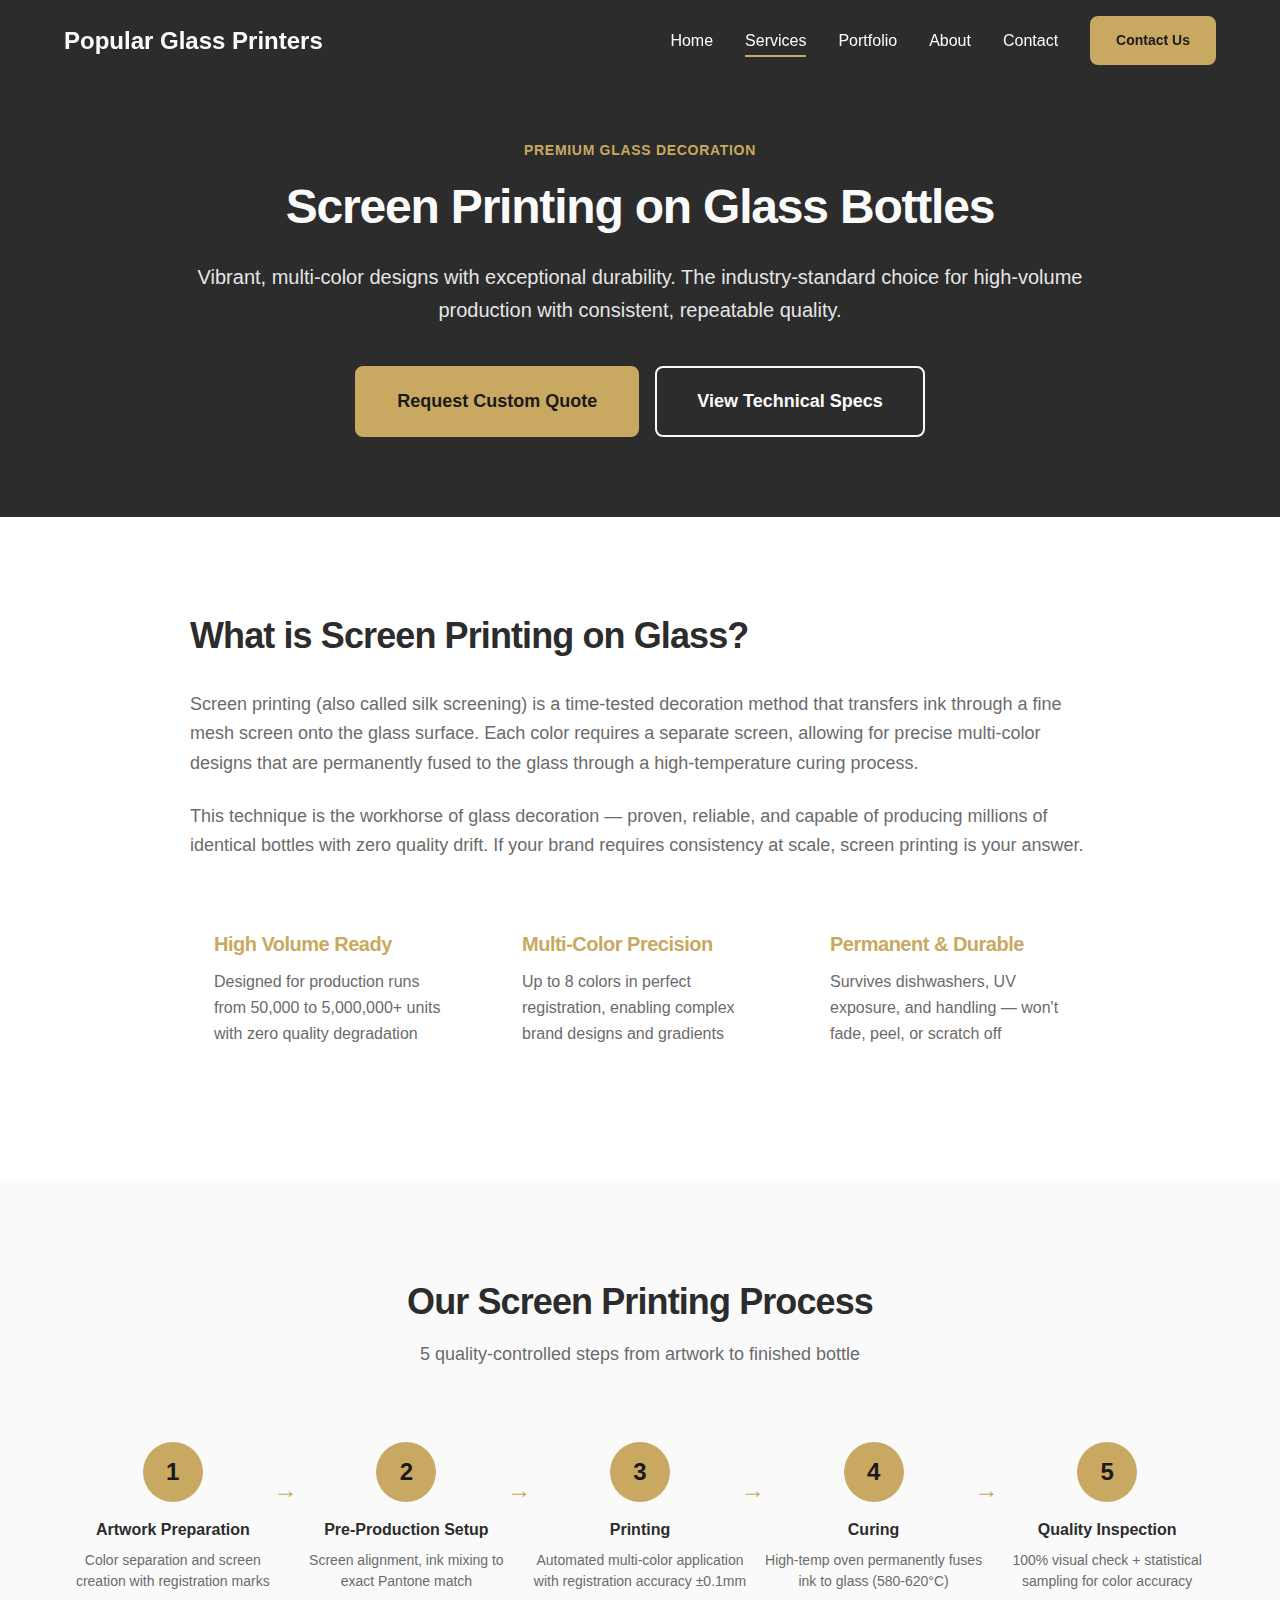
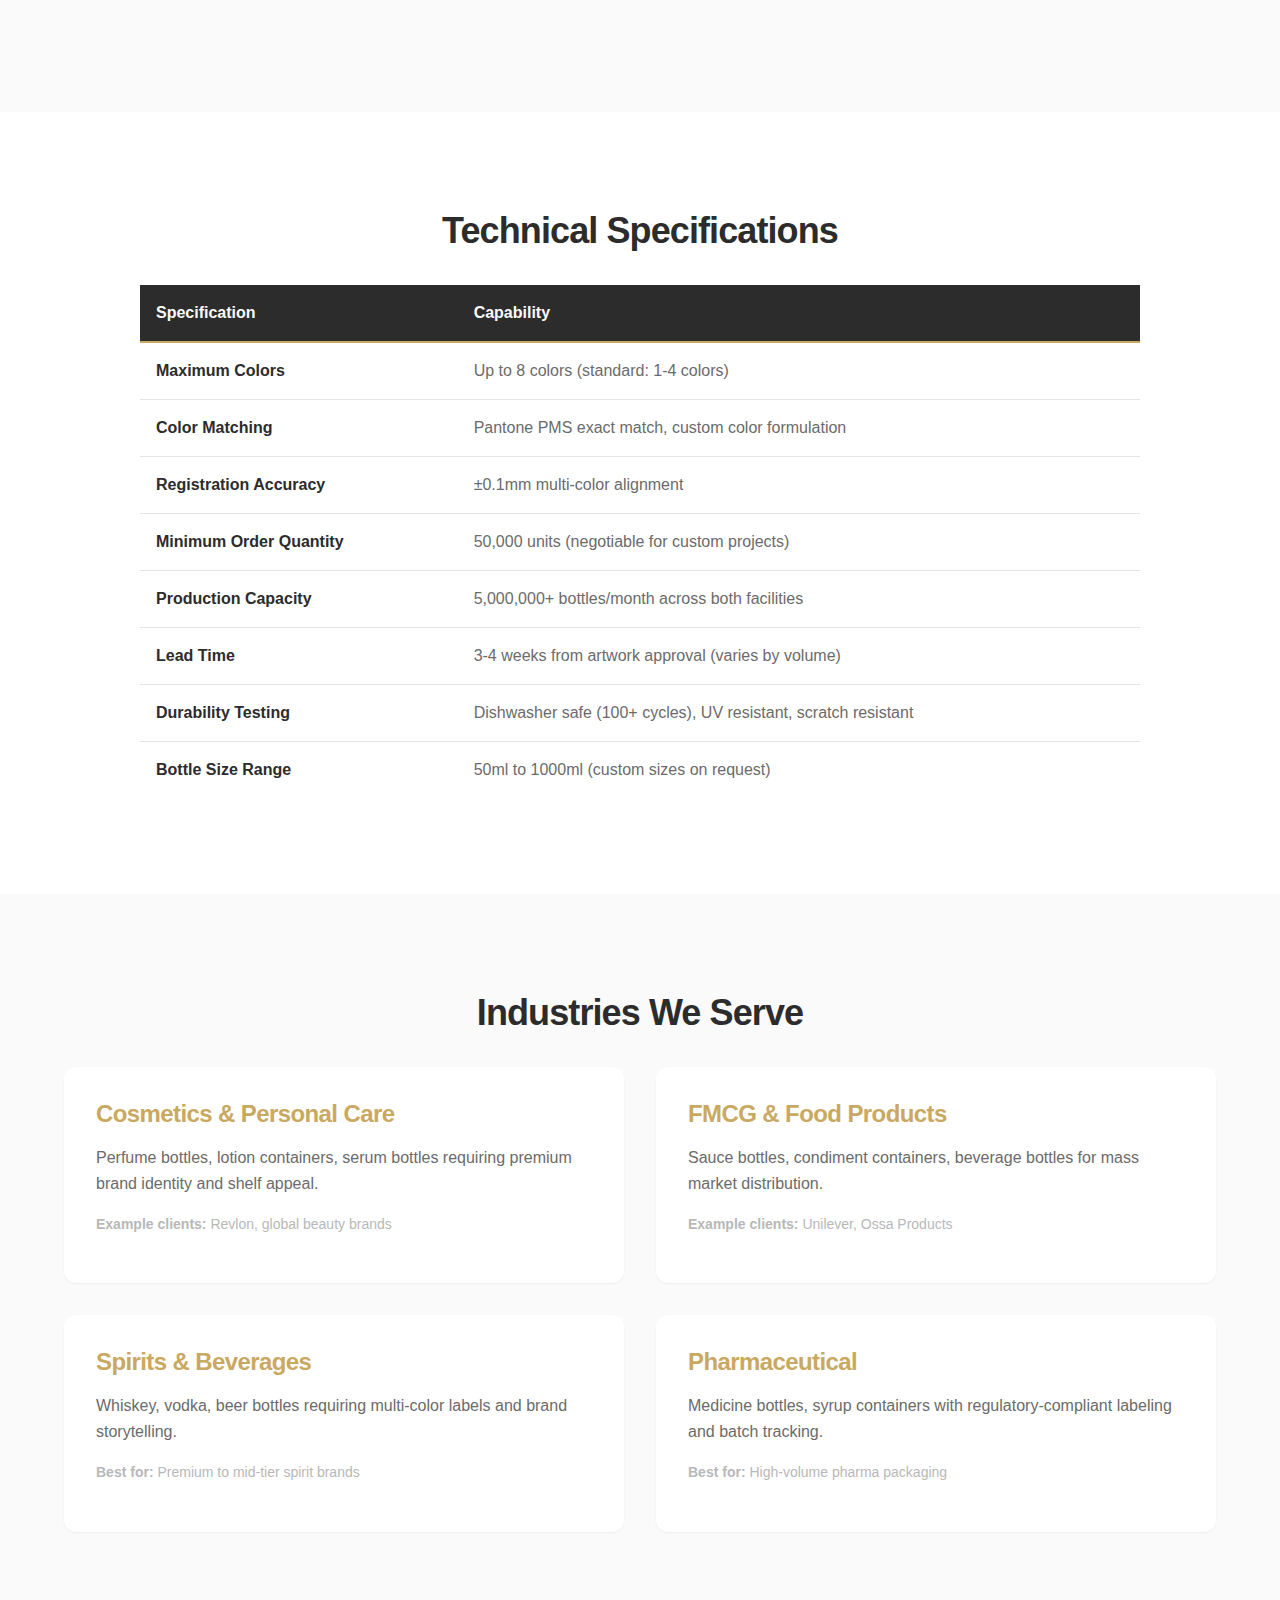
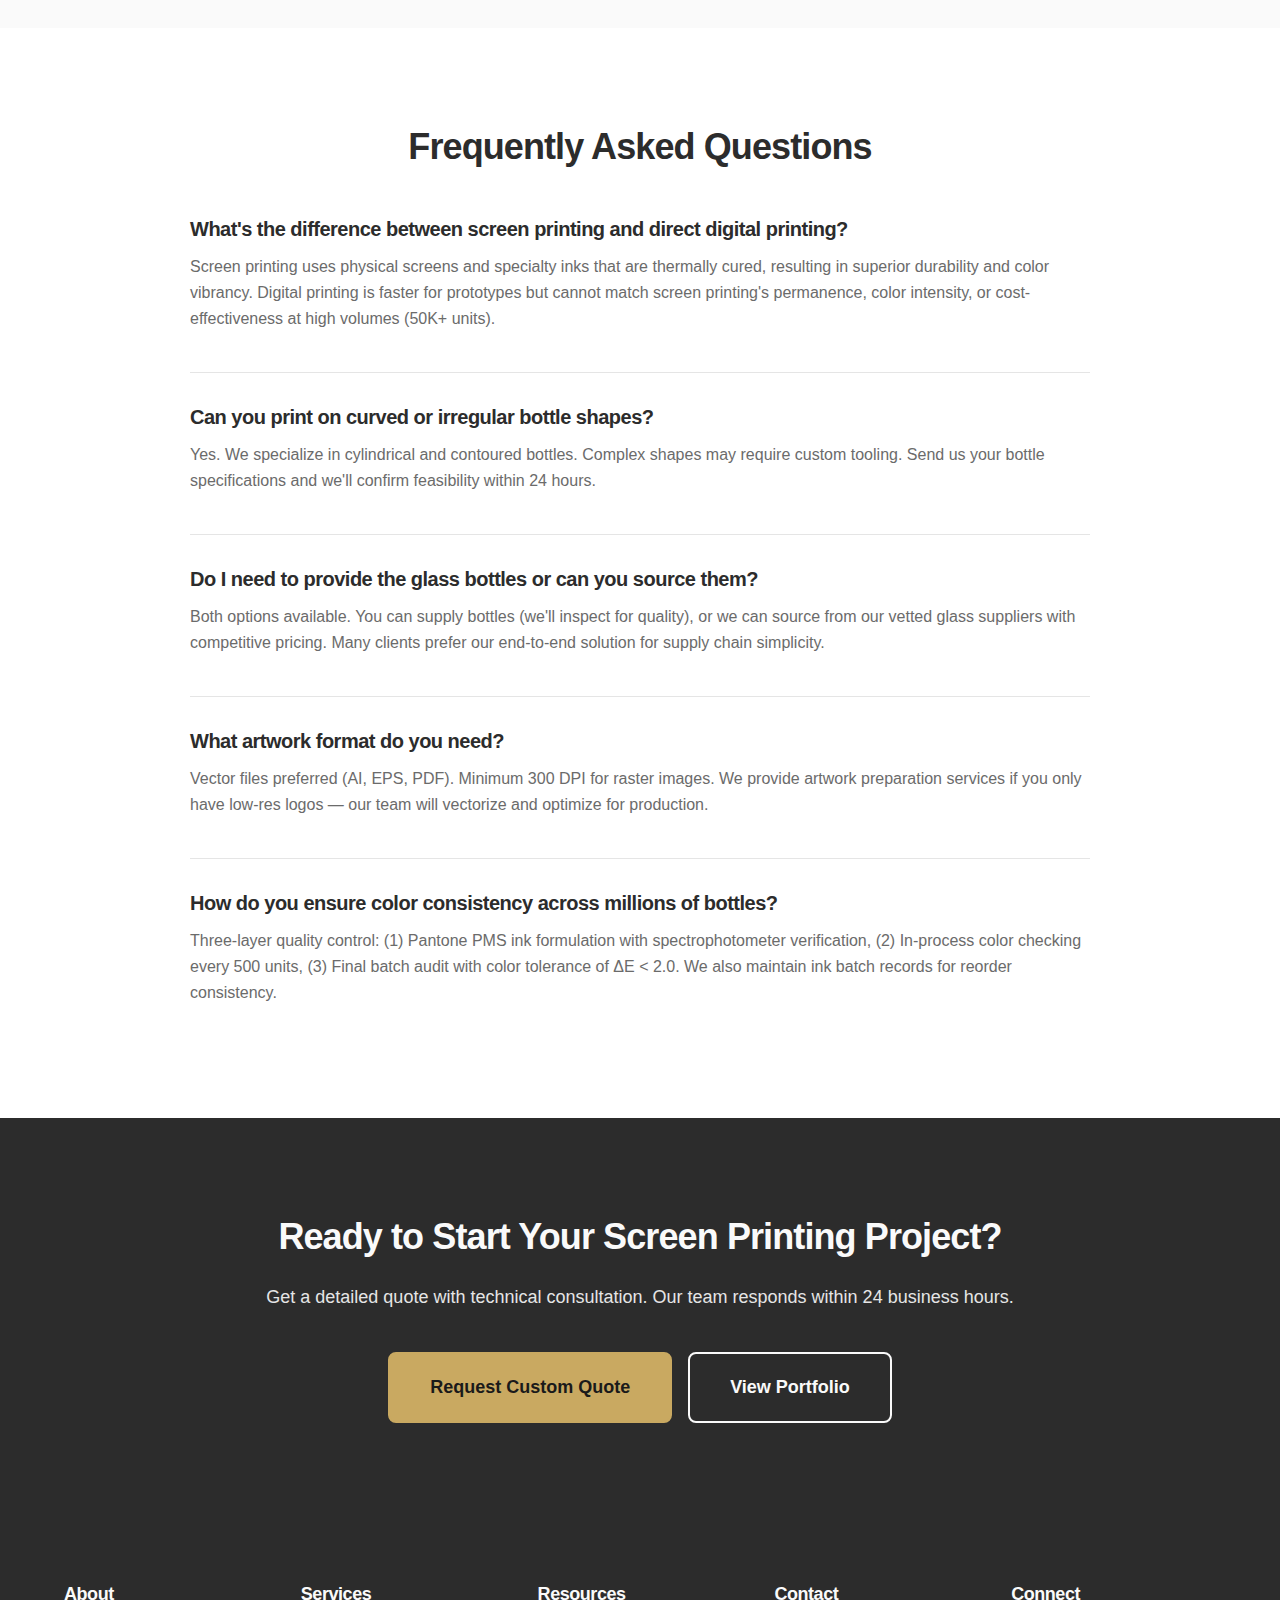
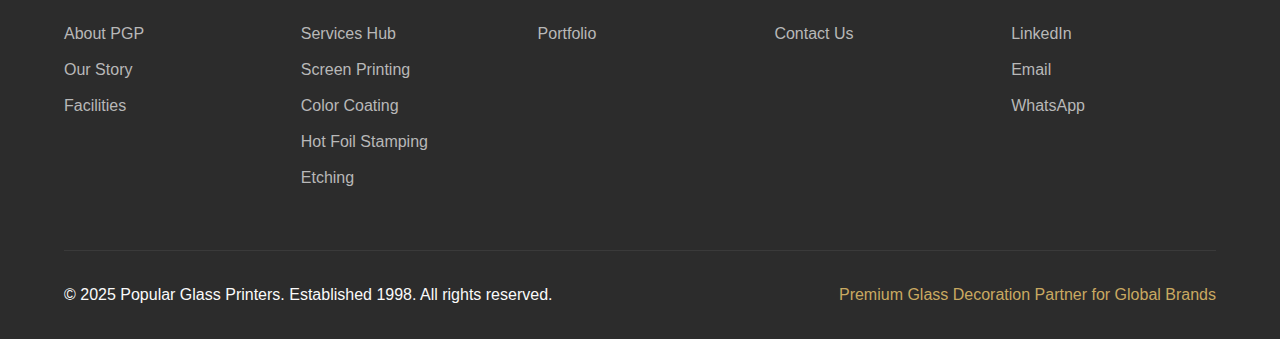
<file: screen-printing.html>
<!DOCTYPE html>
<html lang="en">

<head>
    <meta charset="UTF-8">
    <meta name="viewport" content="width=device-width, initial-scale=1.0">

    <!-- SEO Meta Tags -->
    <title>Screen Printing on Glass Bottles | Popular Glass Printers</title>
    <meta name="description"
        content="Premium screen printing on glass bottles for FMCG and cosmetics brands. Multi-color designs, exceptional durability, high-volume production. Trusted by Unilever, Revlon.">
    <meta name="keywords"
        content="glass bottle screen printing, screen printing on glass, glass decoration, bottle printing India, multi-color glass printing">

        <link rel="icon" type="image/png" href="images/favicon.png">
    <link rel="apple-touch-icon" href="images/favicon.png">

    <!-- Stylesheets -->
    <link rel="stylesheet" href="css/design-system.css">
    <link rel="stylesheet" href="css/components.css">
    <link rel="stylesheet" href="css/animations.css">
</head>

<body>

    <!-- Navigation -->
    <header class="header">
        <div class="header__container">
            <a href="index.html" class="header__logo">Popular Glass Printers</a>

            <nav class="header__nav">
                <a href="index.html" class="header__nav-link">Home</a>
                <a href="services.html" class="header__nav-link header__nav-link--active">Services</a>
                <a href="portfolio.html" class="header__nav-link">Portfolio</a>
                <a href="about.html" class="header__nav-link">About</a>
                <a href="contact.html" class="header__nav-link">Contact</a>
                <a href="contact.html" class="btn btn--primary btn--sm">Contact Us</a>
            </nav>

            <button class="header__menu-toggle" aria-label="Toggle menu">
                <span class="header__menu-icon"></span>
            </button>
        </div>
    </header>

    <!-- Hero Section -->
    <section class="bg-dark" style="padding-top: 140px; padding-bottom: 80px;">
        <div class="container">
            <div style="max-width: 900px; margin: 0 auto; text-align: center;">
                <div
                    style="font-size: var(--text-sm); color: var(--color-gold); font-weight: var(--font-semibold); text-transform: uppercase; letter-spacing: var(--tracking-wider); margin-bottom: var(--space-4);">
                    Premium Glass Decoration
                </div>
                <h1 class="text-white" style="margin-bottom: var(--space-6);">
                    Screen Printing on Glass Bottles
                </h1>
                <p class="text-white"
                    style="font-size: var(--text-xl); line-height: var(--leading-relaxed); opacity: 0.9; margin-bottom: var(--space-10);">
                    Vibrant, multi-color designs with exceptional durability. The industry-standard choice for
                    high-volume production with consistent, repeatable quality.
                </p>
                <div style="display: flex; gap: var(--space-4); justify-content: center; flex-wrap: wrap;">
                    <a href="#contact-cta" class="btn btn--primary btn--lg">Request Custom Quote</a>
                    <a href="#technical-specs" class="btn btn--secondary-light btn--lg">View Technical Specs</a>
                </div>
            </div>
        </div>
    </section>

    <!-- What is Screen Printing -->
    <section class="section-padding bg-white">
        <div class="container">
            <div style="max-width: 900px; margin: 0 auto;">
                <h2 style="margin-bottom: var(--space-8);">What is Screen Printing on Glass?</h2>

                <p
                    style="font-size: var(--text-lg); line-height: var(--leading-relaxed); color: var(--text-secondary); margin-bottom: var(--space-6);">
                    Screen printing (also called silk screening) is a time-tested decoration method that transfers ink
                    through a fine mesh screen onto the glass surface. Each color requires a separate screen, allowing
                    for precise multi-color designs that are permanently fused to the glass through a high-temperature
                    curing process.
                </p>

                <p
                    style="font-size: var(--text-lg); line-height: var(--leading-relaxed); color: var(--text-secondary); margin-bottom: var(--space-8);">
                    This technique is the workhorse of glass decoration — proven, reliable, and capable of producing
                    millions of identical bottles with zero quality drift. If your brand requires consistency at scale,
                    screen printing is your answer.
                </p>

                <!-- Key Benefits -->
                <div class="grid grid-cols-3 gap-6" style="margin-top: var(--space-12);">
                    <div
                        style="background-color: var(--bg-off-white); padding: var(--space-6); border-radius: var(--radius-lg);">
                        <h4 style="font-size: var(--text-xl); margin-bottom: var(--space-3); color: var(--color-gold);">
                            High Volume Ready</h4>
                        <p style="color: var(--text-secondary); line-height: var(--leading-relaxed);">Designed for
                            production runs from 50,000 to 5,000,000+ units with zero quality degradation</p>
                    </div>

                    <div
                        style="background-color: var(--bg-off-white); padding: var(--space-6); border-radius: var(--radius-lg);">
                        <h4 style="font-size: var(--text-xl); margin-bottom: var(--space-3); color: var(--color-gold);">
                            Multi-Color Precision</h4>
                        <p style="color: var(--text-secondary); line-height: var(--leading-relaxed);">Up to 8 colors in
                            perfect registration, enabling complex brand designs and gradients</p>
                    </div>

                    <div
                        style="background-color: var(--bg-off-white); padding: var(--space-6); border-radius: var(--radius-lg);">
                        <h4 style="font-size: var(--text-xl); margin-bottom: var(--space-3); color: var(--color-gold);">
                            Permanent & Durable</h4>
                        <p style="color: var(--text-secondary); line-height: var(--leading-relaxed);">Survives
                            dishwashers, UV exposure, and handling — won't fade, peel, or scratch off</p>
                    </div>
                </div>
            </div>
        </div>
    </section>

    <!-- Process Diagram -->
    <section class="section-padding bg-off-white">
        <div class="container">
            <div class="section-header">
                <h2 class="section-header__title">Our Screen Printing Process</h2>
                <p class="section-header__description">
                    5 quality-controlled steps from artwork to finished bottle
                </p>
            </div>

            <div class="process-diagram">
                <div class="process-step">
                    <div class="process-step__number">1</div>
                    <div class="process-step__title">Artwork Preparation</div>
                    <div class="process-step__description">Color separation and screen creation with registration marks
                    </div>
                </div>

                <div class="process-step">
                    <div class="process-step__number">2</div>
                    <div class="process-step__title">Pre-Production Setup</div>
                    <div class="process-step__description">Screen alignment, ink mixing to exact Pantone match</div>
                </div>

                <div class="process-step">
                    <div class="process-step__number">3</div>
                    <div class="process-step__title">Printing</div>
                    <div class="process-step__description">Automated multi-color application with registration accuracy
                        ±0.1mm</div>
                </div>

                <div class="process-step">
                    <div class="process-step__number">4</div>
                    <div class="process-step__title">Curing</div>
                    <div class="process-step__description">High-temp oven permanently fuses ink to glass (580-620°C)
                    </div>
                </div>

                <div class="process-step">
                    <div class="process-step__number">5</div>
                    <div class="process-step__title">Quality Inspection</div>
                    <div class="process-step__description">100% visual check + statistical sampling for color accuracy
                    </div>
                </div>
            </div>
        </div>
    </section>

    <!-- Technical Specifications -->
    <section id="technical-specs" class="section-padding bg-white">
        <div class="container">
            <h2 style="margin-bottom: var(--space-8); text-align: center;">Technical Specifications</h2>

            <div style="max-width: 1000px; margin: 0 auto; overflow-x: auto;">
                <table style="width: 100%; border-collapse: collapse;">
                    <thead>
                        <tr style="background-color: var(--bg-dark); color: var(--text-on-dark);">
                            <th
                                style="padding: var(--space-4); text-align: left; border-bottom: 2px solid var(--color-gold);">
                                Specification</th>
                            <th
                                style="padding: var(--space-4); text-align: left; border-bottom: 2px solid var(--color-gold);">
                                Capability</th>
                        </tr>
                    </thead>
                    <tbody>
                        <tr style="border-bottom: 1px solid var(--color-gray-soft);">
                            <td style="padding: var(--space-4); font-weight: var(--font-semibold);">Maximum Colors</td>
                            <td style="padding: var(--space-4); color: var(--text-secondary);">Up to 8 colors (standard:
                                1-4 colors)</td>
                        </tr>
                        <tr style="border-bottom: 1px solid var(--color-gray-soft);">
                            <td style="padding: var(--space-4); font-weight: var(--font-semibold);">Color Matching</td>
                            <td style="padding: var(--space-4); color: var(--text-secondary);">Pantone PMS exact match,
                                custom color formulation</td>
                        </tr>
                        <tr style="border-bottom: 1px solid var(--color-gray-soft);">
                            <td style="padding: var(--space-4); font-weight: var(--font-semibold);">Registration
                                Accuracy</td>
                            <td style="padding: var(--space-4); color: var(--text-secondary);">±0.1mm multi-color
                                alignment</td>
                        </tr>
                        <tr style="border-bottom: 1px solid var(--color-gray-soft);">
                            <td style="padding: var(--space-4); font-weight: var(--font-semibold);">Minimum Order
                                Quantity</td>
                            <td style="padding: var(--space-4); color: var(--text-secondary);">50,000 units (negotiable
                                for custom projects)</td>
                        </tr>
                        <tr style="border-bottom: 1px solid var(--color-gray-soft);">
                            <td style="padding: var(--space-4); font-weight: var(--font-semibold);">Production Capacity
                            </td>
                            <td style="padding: var(--space-4); color: var(--text-secondary);">5,000,000+ bottles/month
                                across both facilities</td>
                        </tr>
                        <tr style="border-bottom: 1px solid var(--color-gray-soft);">
                            <td style="padding: var(--space-4); font-weight: var(--font-semibold);">Lead Time</td>
                            <td style="padding: var(--space-4); color: var(--text-secondary);">3-4 weeks from artwork
                                approval (varies by volume)</td>
                        </tr>
                        <tr style="border-bottom: 1px solid var(--color-gray-soft);">
                            <td style="padding: var(--space-4); font-weight: var(--font-semibold);">Durability Testing
                            </td>
                            <td style="padding: var(--space-4); color: var(--text-secondary);">Dishwasher safe (100+
                                cycles), UV resistant, scratch resistant</td>
                        </tr>
                        <tr>
                            <td style="padding: var(--space-4); font-weight: var(--font-semibold);">Bottle Size Range
                            </td>
                            <td style="padding: var(--space-4); color: var(--text-secondary);">50ml to 1000ml (custom
                                sizes on request)</td>
                        </tr>
                    </tbody>
                </table>
            </div>
        </div>
    </section>

    <!-- Applications by Industry -->
    <section class="section-padding bg-off-white">
        <div class="container">
            <h2 style="margin-bottom: var(--space-8); text-align: center;">Industries We Serve</h2>

            <div class="grid grid-cols-2 gap-8">
                <div class="card">
                    <h3 style="font-size: var(--text-2xl); margin-bottom: var(--space-4); color: var(--color-gold);">
                        Cosmetics & Personal Care</h3>
                    <p
                        style="color: var(--text-secondary); line-height: var(--leading-relaxed); margin-bottom: var(--space-4);">
                        Perfume bottles, lotion containers, serum bottles requiring premium brand identity and shelf
                        appeal.
                    </p>
                    <p style="font-size: var(--text-sm); color: var(--text-light);">
                        <strong>Example clients:</strong> Revlon, global beauty brands
                    </p>
                </div>

                <div class="card">
                    <h3 style="font-size: var(--text-2xl); margin-bottom: var(--space-4); color: var(--color-gold);">
                        FMCG & Food Products</h3>
                    <p
                        style="color: var(--text-secondary); line-height: var(--leading-relaxed); margin-bottom: var(--space-4);">
                        Sauce bottles, condiment containers, beverage bottles for mass market distribution.
                    </p>
                    <p style="font-size: var(--text-sm); color: var(--text-light);">
                        <strong>Example clients:</strong> Unilever, Ossa Products
                    </p>
                </div>

                <div class="card">
                    <h3 style="font-size: var(--text-2xl); margin-bottom: var(--space-4); color: var(--color-gold);">
                        Spirits & Beverages</h3>
                    <p
                        style="color: var(--text-secondary); line-height: var(--leading-relaxed); margin-bottom: var(--space-4);">
                        Whiskey, vodka, beer bottles requiring multi-color labels and brand storytelling.
                    </p>
                    <p style="font-size: var(--text-sm); color: var(--text-light);">
                        <strong>Best for:</strong> Premium to mid-tier spirit brands
                    </p>
                </div>

                <div class="card">
                    <h3 style="font-size: var(--text-2xl); margin-bottom: var(--space-4); color: var(--color-gold);">
                        Pharmaceutical</h3>
                    <p
                        style="color: var(--text-secondary); line-height: var(--leading-relaxed); margin-bottom: var(--space-4);">
                        Medicine bottles, syrup containers with regulatory-compliant labeling and batch tracking.
                    </p>
                    <p style="font-size: var(--text-sm); color: var(--text-light);">
                        <strong>Best for:</strong> High-volume pharma packaging
                    </p>
                </div>
            </div>
        </div>
    </section>

    <!-- FAQs -->
    <section class="section-padding bg-white">
        <div class="container">
            <h2 style="margin-bottom: var(--space-12); text-align: center;">Frequently Asked Questions</h2>

            <div style="max-width: 900px; margin: 0 auto;">
                <div
                    style="margin-bottom: var(--space-8); padding-bottom: var(--space-6); border-bottom: 1px solid var(--color-gray-soft);">
                    <h4 style="font-size: var(--text-xl); margin-bottom: var(--space-3); color: var(--text-primary);">
                        What's the difference between screen printing and direct digital printing?
                    </h4>
                    <p style="color: var(--text-secondary); line-height: var(--leading-relaxed);">
                        Screen printing uses physical screens and specialty inks that are thermally cured, resulting in
                        superior durability and color vibrancy. Digital printing is faster for prototypes but cannot
                        match screen printing's permanence, color intensity, or cost-effectiveness at high volumes (50K+
                        units).
                    </p>
                </div>

                <div
                    style="margin-bottom: var(--space-8); padding-bottom: var(--space-6); border-bottom: 1px solid var(--color-gray-soft);">
                    <h4 style="font-size: var(--text-xl); margin-bottom: var(--space-3); color: var(--text-primary);">
                        Can you print on curved or irregular bottle shapes?
                    </h4>
                    <p style="color: var(--text-secondary); line-height: var(--leading-relaxed);">
                        Yes. We specialize in cylindrical and contoured bottles. Complex shapes may require custom
                        tooling. Send us your bottle specifications and we'll confirm feasibility within 24 hours.
                    </p>
                </div>

                <div
                    style="margin-bottom: var(--space-8); padding-bottom: var(--space-6); border-bottom: 1px solid var(--color-gray-soft);">
                    <h4 style="font-size: var(--text-xl); margin-bottom: var(--space-3); color: var(--text-primary);">
                        Do I need to provide the glass bottles or can you source them?
                    </h4>
                    <p style="color: var(--text-secondary); line-height: var(--leading-relaxed);">
                        Both options available. You can supply bottles (we'll inspect for quality), or we can source
                        from our vetted glass suppliers with competitive pricing. Many clients prefer our end-to-end
                        solution for supply chain simplicity.
                    </p>
                </div>

                <div
                    style="margin-bottom: var(--space-8); padding-bottom: var(--space-6); border-bottom: 1px solid var(--color-gray-soft);">
                    <h4 style="font-size: var(--text-xl); margin-bottom: var(--space-3); color: var(--text-primary);">
                        What artwork format do you need?
                    </h4>
                    <p style="color: var(--text-secondary); line-height: var(--leading-relaxed);">
                        Vector files preferred (AI, EPS, PDF). Minimum 300 DPI for raster images. We provide artwork
                        preparation services if you only have low-res logos — our team will vectorize and optimize for
                        production.
                    </p>
                </div>

                <div>
                    <h4 style="font-size: var(--text-xl); margin-bottom: var(--space-3); color: var(--text-primary);">
                        How do you ensure color consistency across millions of bottles?
                    </h4>
                    <p style="color: var(--text-secondary); line-height: var(--leading-relaxed);">
                        Three-layer quality control: (1) Pantone PMS ink formulation with spectrophotometer
                        verification, (2) In-process color checking every 500 units, (3) Final batch audit with color
                        tolerance of ΔE < 2.0. We also maintain ink batch records for reorder consistency. </p>
                </div>
            </div>
        </div>
    </section>

    <!-- Contact CTA -->
    <section id="contact-cta" class="section-padding bg-dark">
        <div class="container">
            <div style="max-width: 800px; margin: 0 auto; text-align: center;">
                <h2 class="text-white" style="font-size: var(--text-4xl); margin-bottom: var(--space-6);">
                    Ready to Start Your Screen Printing Project?
                </h2>
                <p class="text-white"
                    style="font-size: var(--text-lg); opacity: 0.9; margin-bottom: var(--space-10); line-height: var(--leading-relaxed);">
                    Get a detailed quote with technical consultation. Our team responds within 24 business hours.
                </p>
                <div style="display: flex; gap: var(--space-4); justify-content: center; flex-wrap: wrap;">
                    <a href="contact.html" class="btn btn--primary btn--lg">Request Custom Quote</a>
                    <a href="portfolio.html" class="btn btn--secondary-light btn--lg">View Portfolio</a>
                </div>
            </div>
        </div>
    </section>
    <!-- Footer -->
    <!-- Footer -->
    <footer class="footer">
        <div class="container">
            <div class="footer__grid">
                <!-- About -->
                <div>
                    <h4 class="footer__column-title">About</h4>
                    <ul style="list-style: none; padding: 0; margin: 0;">
                        <li style="margin-bottom: var(--space-3);"><a href="about.html" class="footer__link">About
                                PGP</a></li>
                        <li style="margin-bottom: var(--space-3);"><a href="about.html#our-story"
                                class="footer__link">Our Story</a></li>
                        <li style="margin-bottom: var(--space-3);"><a href="about.html#facilities"
                                class="footer__link">Facilities</a></li>
                    </ul>
                </div>

                <!-- Services -->
                <div>
                    <h4 class="footer__column-title">Services</h4>
                    <ul style="list-style: none; padding: 0; margin: 0;">
                        <li style="margin-bottom: var(--space-3);"><a href="services.html" class="footer__link">Services
                                Hub</a></li>
                        <li style="margin-bottom: var(--space-3);"><a href="screen-printing.html"
                                class="footer__link">Screen Printing</a></li>
                        <li style="margin-bottom: var(--space-3);"><a href="color-coating.html"
                                class="footer__link">Color Coating</a></li>
                        <li style="margin-bottom: var(--space-3);"><a href="hot-foil-stamping.html" class="footer__link"
                                >Hot Foil Stamping</a></li>
                        <li style="margin-bottom: var(--space-3);"><a href="etching.html"
                                class="footer__link">Etching</a></li>
                    </ul>
                </div>

                <!-- Resources -->
                <div>
                    <h4 class="footer__column-title">Resources</h4>
                    <ul style="list-style: none; padding: 0; margin: 0;">
                        <li style="margin-bottom: var(--space-3);"><a href="portfolio.html"
                                class="footer__link">Portfolio</a></li>
                    </ul>
                </div>

                <!-- Contact -->
                <div>
                    <h4 class="footer__column-title">Contact</h4>
                    <ul style="list-style: none; padding: 0; margin: 0;">
                        <li style="margin-bottom: var(--space-3);"><a href="contact.html" class="footer__link">Contact
                                Us</a></li>
                    </ul>
                </div>

                <!-- Connect -->
                <div>
                    <h4 class="footer__column-title">Connect</h4>
                    <ul style="list-style: none; padding: 0; margin: 0;">
                        <li style="margin-bottom: var(--space-3);"><a
                                href="https://in.linkedin.com/in/farhat-sayed-92b97969" target="_blank"
                                rel="noopener noreferrer" class="footer__link">LinkedIn</a></li>
                        <li style="margin-bottom: var(--space-3);"><a href="mailto:popularglassprinters@hotmail.com"
                                class="footer__link">Email</a></li>
                        <li style="margin-bottom: var(--space-3);"><a href="https://wa.me/917506250012" target="_blank"
                                rel="noopener noreferrer" class="footer__link">WhatsApp</a></li>
                    </ul>
                </div>
            </div>

            <!-- Copyright -->
            <div class="footer__bottom">
                <span>
                    © 2025 Popular Glass Printers. Established 1998. All rights reserved.
                </span>
                <span style="color: var(--color-gold); font-weight: var(--font-medium);">
                    Premium Glass Decoration Partner for Global Brands
                </span>
            </div>
        </div>
    </footer>

    <script src="js/main.js"></script>
    <script src="js/scroll-animations.js"></script>
</body>

</html>
</file>
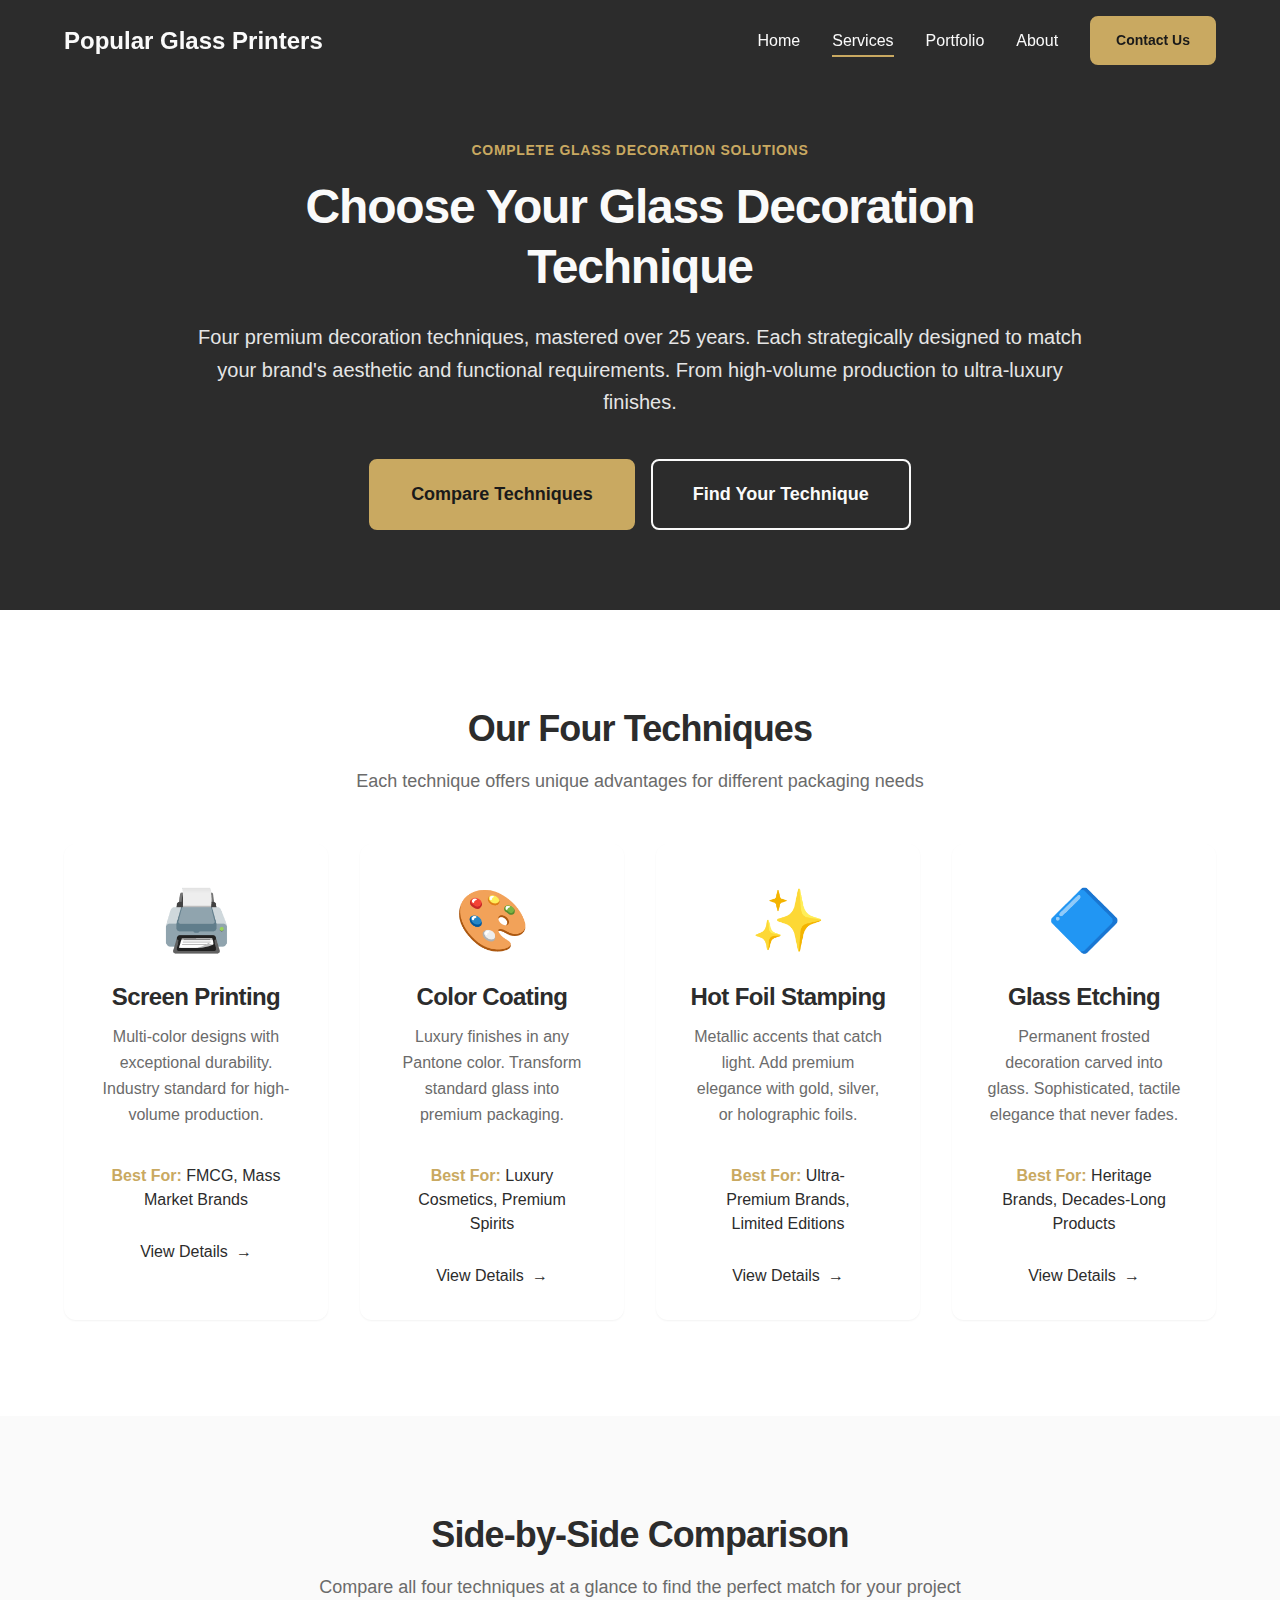
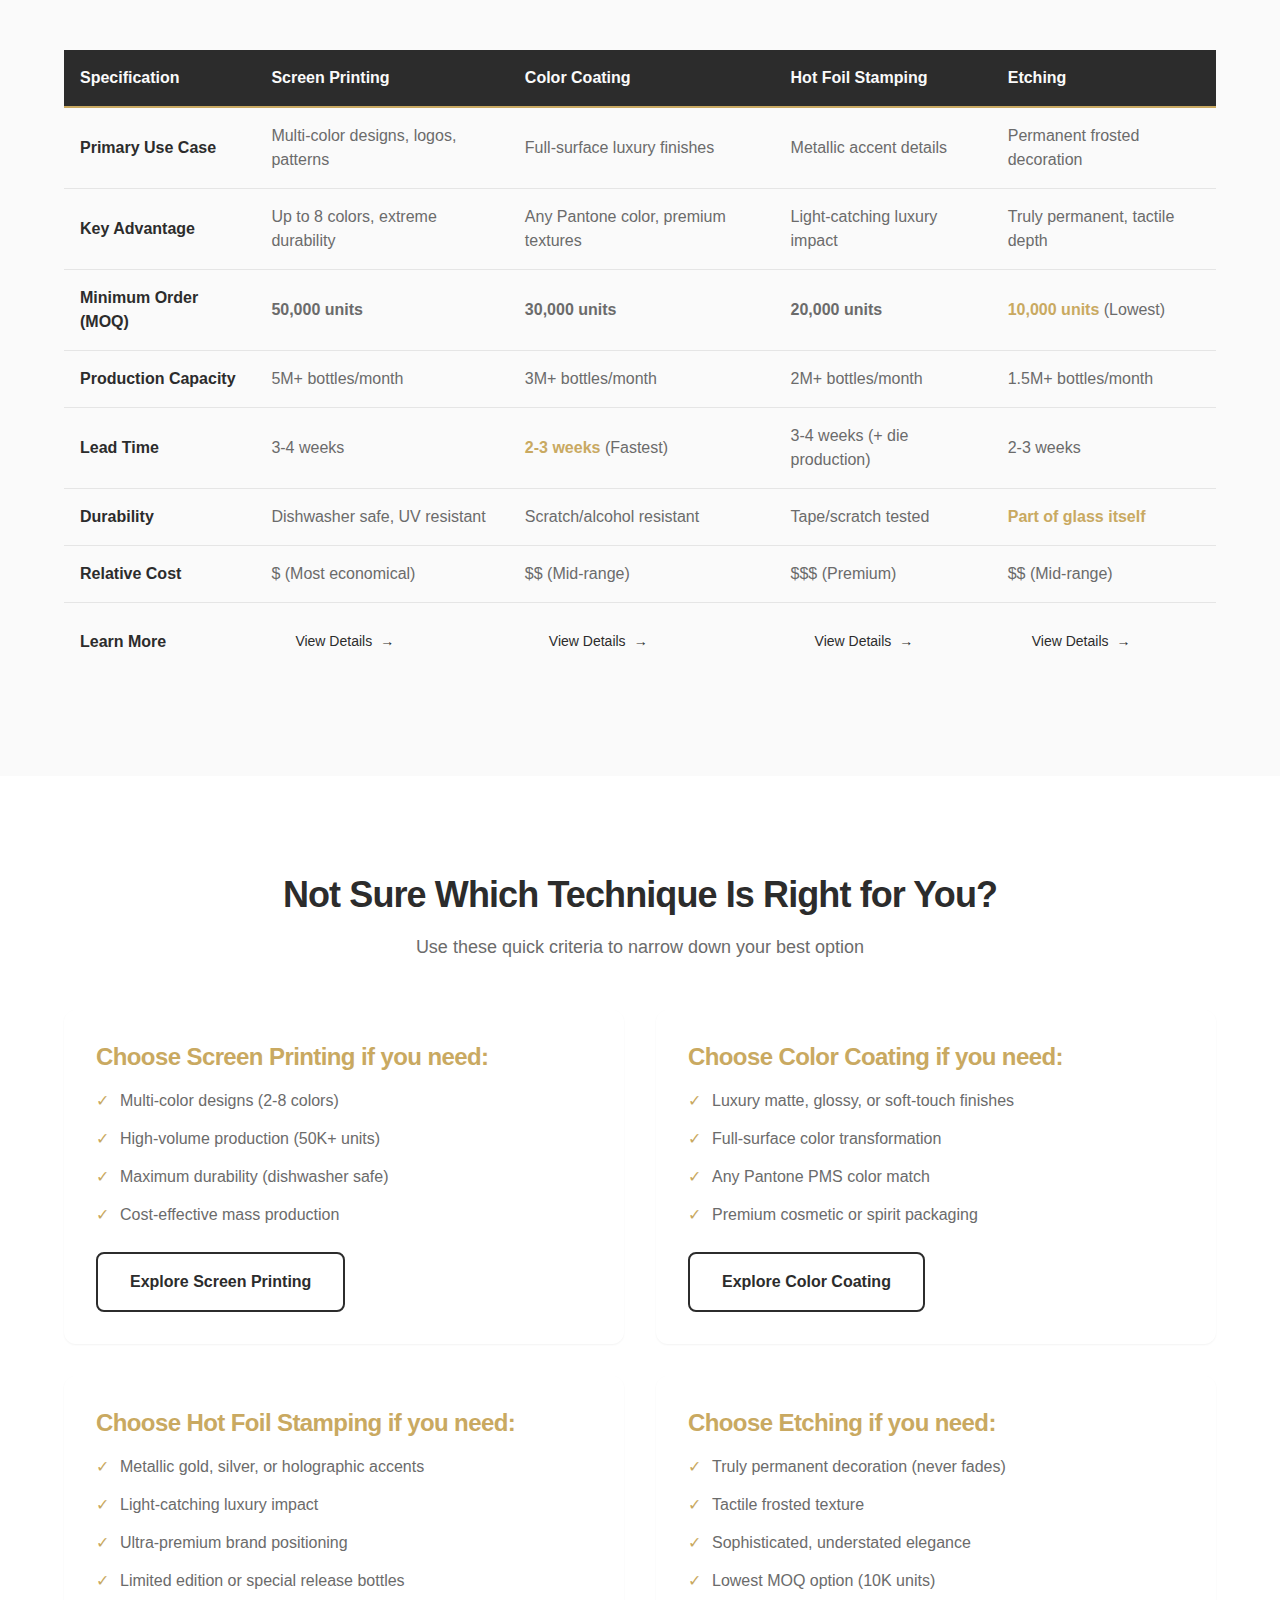
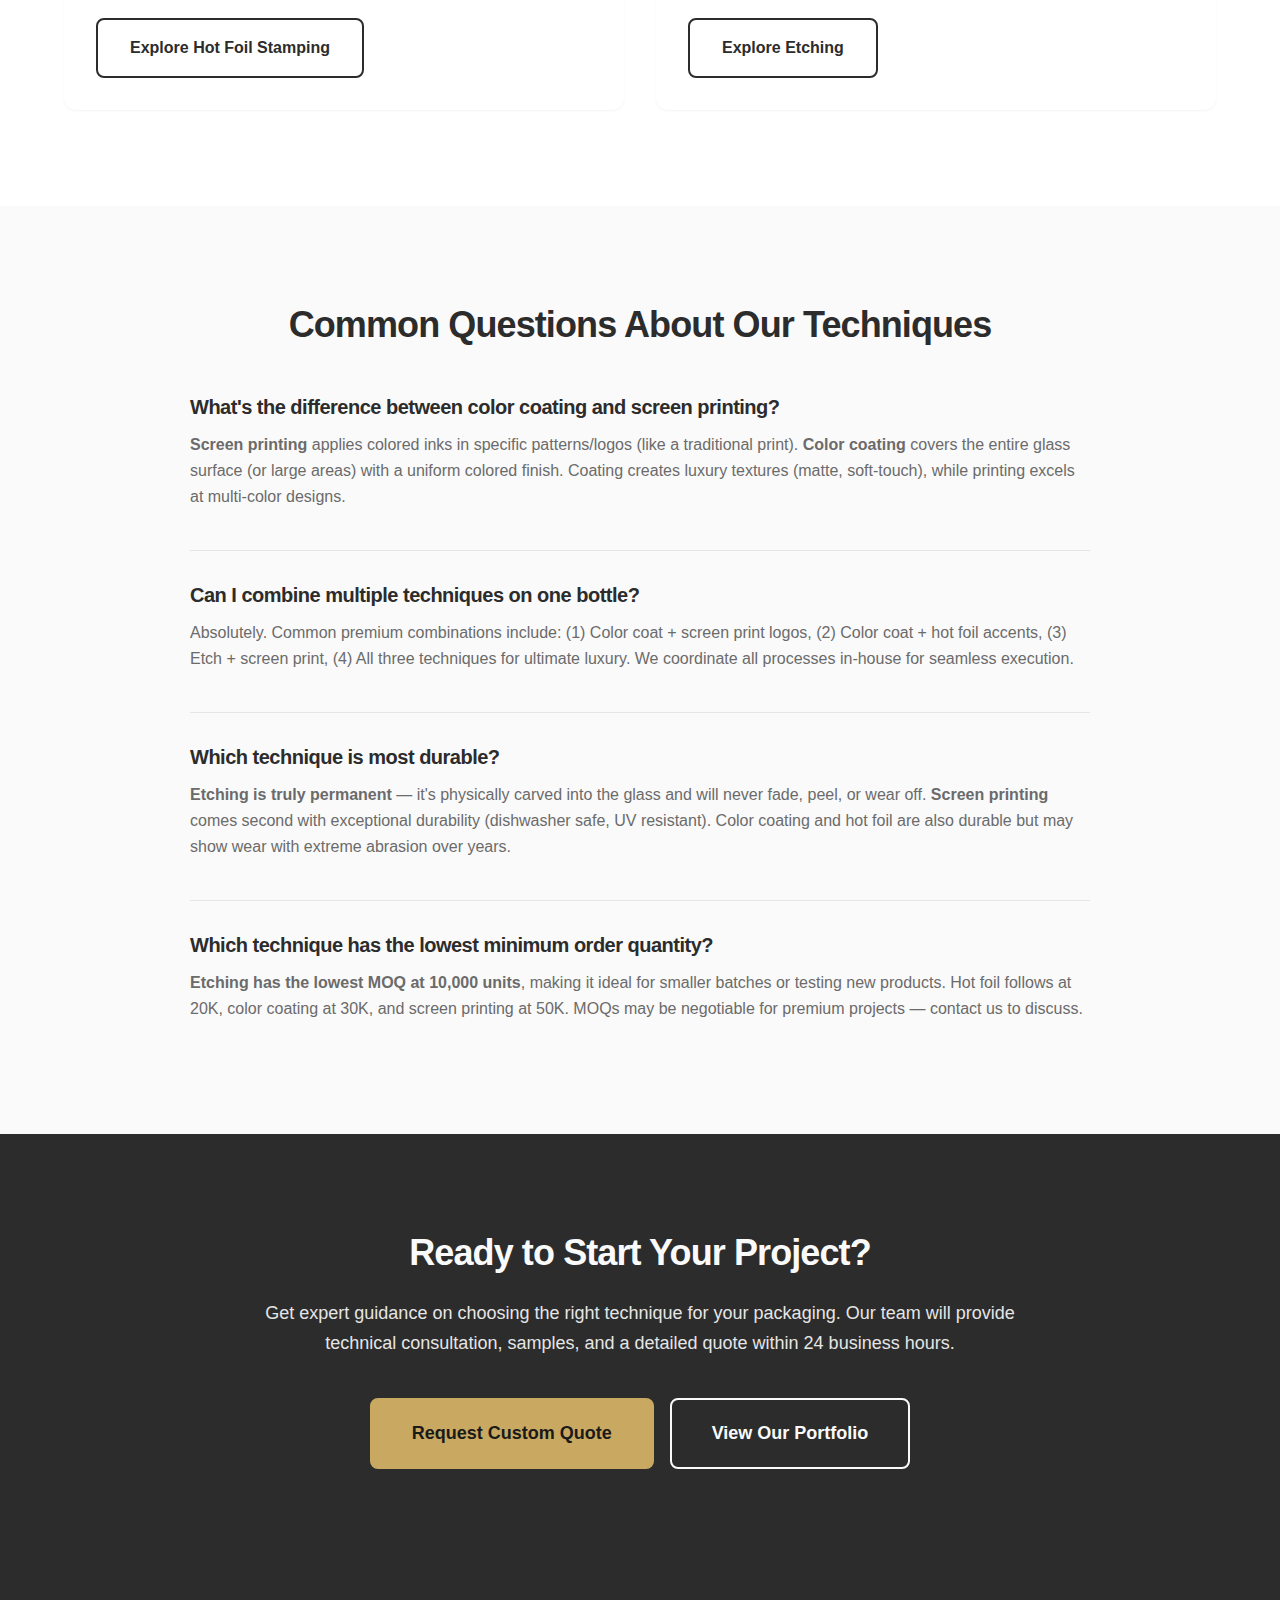
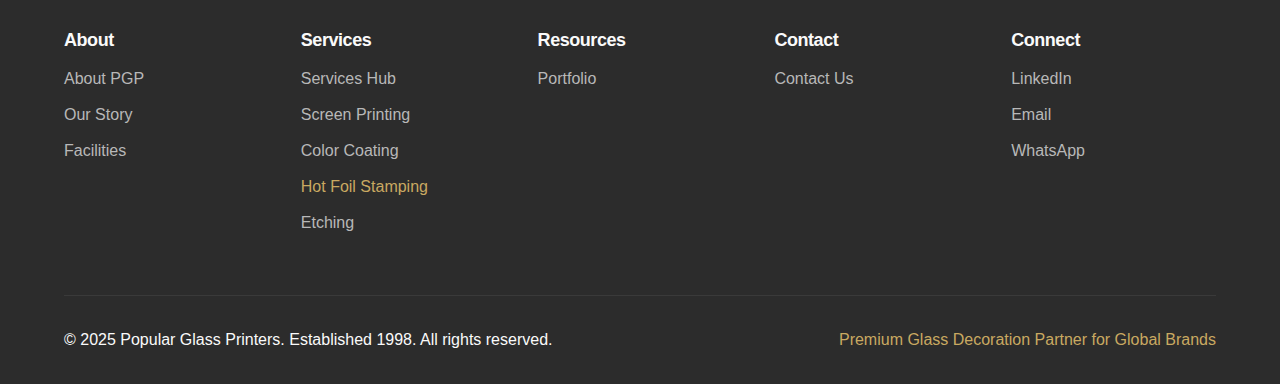
<file: services.html>
<!DOCTYPE html>
<html lang="en">

<head>
    <meta charset="UTF-8">
    <meta name="viewport" content="width=device-width, initial-scale=1.0">

    <!-- SEO Meta Tags -->
    <title>Glass Bottle Decoration Services | Screen Printing, Coating, Foil, Etching | Popular Glass Printers</title>
    <meta name="description"
        content="Compare 4 premium glass decoration techniques: screen printing (multi-color), color coating (luxury finishes), hot foil stamping (metallic), and etching (permanent). 25 years expertise, 10K-50K MOQ.">
    <meta name="keywords"
        content="glass bottle decoration, glass printing services, bottle coating, foil stamping glass, glass etching, custom glass bottles">
    <meta name="author" content="Popular Glass Printers">
    <meta name="robots" content="index, follow">

    <!-- Canonical URL -->
    <link rel="canonical" href="https://shaikhyusuf.github.io/PGPrinters/services.html">

    <!-- Open Graph -->
    <meta property="og:type" content="website">
    <meta property="og:url" content="https://shaikhyusuf.github.io/PGPrinters/services.html">
    <meta property="og:title" content="Glass Decoration Services | Screen Printing, Coating, Foiling, Etching">
    <meta property="og:description" content="Comprehensive glass bottle decoration services for global brands.">
    <meta property="og:image" content="https://shaikhyusuf.github.io/PGPrinters/images/og-image.png">
    <meta property="og:locale" content="en_US">

    <!-- Twitter Card -->
    <meta name="twitter:card" content="summary_large_image">
    <meta name="twitter:title" content="Glass Decoration Services">
    <meta name="twitter:description"
        content="Screen printing, coating, foiling, and etching for premium glass packaging.">
    <meta name="twitter:image" content="https://shaikhyusuf.github.io/PGPrinters/images/og-image.png">

        <link rel="icon" type="image/png" href="images/favicon.png">
    <link rel="apple-touch-icon" href="images/favicon.png">

    <!-- Stylesheets -->
    <link rel="stylesheet" href="css/design-system.css">
    <link rel="stylesheet" href="css/components.css">
    <link rel="stylesheet" href="css/animations.css">
</head>

<body>

    <!-- Navigation -->
    <header class="header">
        <div class="header__container">
            <a href="index.html" class="header__logo">Popular Glass Printers</a>

            <nav class="header__nav">
                <a href="index.html" class="header__nav-link">Home</a>
                <a href="services.html" class="header__nav-link header__nav-link--active">Services</a>
                <a href="portfolio.html" class="header__nav-link">Portfolio</a>
                <a href="about.html" class="header__nav-link">About</a>
                <a href="contact.html" class="btn btn--primary btn--sm">Contact Us</a>
            </nav>

            <button class="header__menu-toggle" aria-label="Toggle menu">
                <span class="header__menu-icon"></span>
            </button>
        </div>
    </header>

    <!-- Hero Section -->
    <section class="bg-dark" style="padding-top: 140px; padding-bottom: 80px;">
        <div class="container">
            <div style="max-width: 900px; margin: 0 auto; text-align: center;">
                <div
                    style="font-size: var(--text-sm); color: var(--color-gold); font-weight: var(--font-semibold); text-transform: uppercase; letter-spacing: var(--tracking-wider); margin-bottom: var(--space-4);">
                    Complete Glass Decoration Solutions
                </div>
                <h1 class="text-white" style="margin-bottom: var(--space-6);">
                    Choose Your Glass Decoration Technique
                </h1>
                <p class="text-white"
                    style="font-size: var(--text-xl); line-height: var(--leading-relaxed); opacity: 0.9; margin-bottom: var(--space-10);">
                    Four premium decoration techniques, mastered over 25 years. Each strategically designed to match
                    your brand's aesthetic and functional requirements. From high-volume production to ultra-luxury
                    finishes.
                </p>
                <div style="display: flex; gap: var(--space-4); justify-content: center; flex-wrap: wrap;">
                    <a href="#comparison" class="btn btn--primary btn--lg">Compare Techniques</a>
                    <a href="#decision-guide" class="btn btn--secondary-light btn--lg">Find Your Technique</a>
                </div>
            </div>
        </div>
    </section>

    <!-- Techniques Overview Grid -->
    <section class="section-padding bg-white">
        <div class="container">
            <div class="section-header">
                <h2 class="section-header__title">Our Four Techniques</h2>
                <p class="section-header__description">
                    Each technique offers unique advantages for different packaging needs
                </p>
            </div>

            <div class="grid grid-cols-4 gap-8">
                <!-- Screen Printing -->
                <div class="card card--service" data-animate>
                    <div style="font-size: var(--text-6xl); margin-bottom: var(--space-4);">🖨️</div>
                    <h3 class="card__title">Screen Printing</h3>
                    <p class="card__description">
                        Multi-color designs with exceptional durability. Industry standard for high-volume production.
                    </p>
                    <div
                        style="margin: var(--space-4) 0; padding: var(--space-3); background: var(--bg-off-white); border-radius: var(--radius-md);">
                        <strong style="color: var(--color-gold);">Best For:</strong> FMCG, Mass Market Brands
                    </div>
                    <a href="screen-printing.html" class="btn btn--link">View Details</a>
                </div>

                <!-- Color Coating -->
                <div class="card card--service" data-animate>
                    <div style="font-size: var(--text-6xl); margin-bottom: var(--space-4);">🎨</div>
                    <h3 class="card__title">Color Coating</h3>
                    <p class="card__description">
                        Luxury finishes in any Pantone color. Transform standard glass into premium packaging.
                    </p>
                    <div
                        style="margin: var(--space-4) 0; padding: var(--space-3); background: var(--bg-off-white); border-radius: var(--radius-md);">
                        <strong style="color: var(--color-gold);">Best For:</strong> Luxury Cosmetics, Premium Spirits
                    </div>
                    <a href="color-coating.html" class="btn btn--link">View Details</a>
                </div>

                <!-- Hot Foil Stamping -->
                <div class="card card--service" data-animate>
                    <div style="font-size: var(--text-6xl); margin-bottom: var(--space-4);">✨</div>
                    <h3 class="card__title">Hot Foil Stamping</h3>
                    <p class="card__description">
                        Metallic accents that catch light. Add premium elegance with gold, silver, or holographic foils.
                    </p>
                    <div
                        style="margin: var(--space-4) 0; padding: var(--space-3); background: var(--bg-off-white); border-radius: var(--radius-md);">
                        <strong style="color: var(--color-gold);">Best For:</strong> Ultra-Premium Brands, Limited
                        Editions
                    </div>
                    <a href="hot-foil-stamping.html" class="btn btn--link">View Details</a>
                </div>

                <!-- Etching -->
                <div class="card card--service" data-animate>
                    <div style="font-size: var(--text-6xl); margin-bottom: var(--space-4);">🔷</div>
                    <h3 class="card__title">Glass Etching</h3>
                    <p class="card__description">
                        Permanent frosted decoration carved into glass. Sophisticated, tactile elegance that never
                        fades.
                    </p>
                    <div
                        style="margin: var(--space-4) 0; padding: var(--space-3); background: var(--bg-off-white); border-radius: var(--radius-md);">
                        <strong style="color: var(--color-gold);">Best For:</strong> Heritage Brands, Decades-Long
                        Products
                    </div>
                    <a href="etching.html" class="btn btn--link">View Details</a>
                </div>
            </div>
        </div>
    </section>

    <!-- Comparison Table -->
    <section id="comparison" class="section-padding bg-off-white">
        <div class="container">
            <div class="section-header">
                <h2 class="section-header__title">Side-by-Side Comparison</h2>
                <p class="section-header__description">
                    Compare all four techniques at a glance to find the perfect match for your project
                </p>
            </div>

            <div style="overflow-x: auto;">
                <table style="width: 100%; border-collapse: collapse; min-width: 900px;">
                    <thead>
                        <tr style="background-color: var(--bg-dark); color: var(--text-on-dark);">
                            <th
                                style="padding: var(--space-4); text-align: left; border-bottom: 2px solid var(--color-gold); min-width: 140px;">
                                Specification</th>
                            <th
                                style="padding: var(--space-4); text-align: left; border-bottom: 2px solid var(--color-gold);">
                                Screen Printing</th>
                            <th
                                style="padding: var(--space-4); text-align: left; border-bottom: 2px solid var(--color-gold);">
                                Color Coating</th>
                            <th
                                style="padding: var(--space-4); text-align: left; border-bottom: 2px solid var(--color-gold);">
                                Hot Foil Stamping</th>
                            <th
                                style="padding: var(--space-4); text-align: left; border-bottom: 2px solid var(--color-gold);">
                                Etching</th>
                        </tr>
                    </thead>
                    <tbody>
                        <tr style="border-bottom: 1px solid var(--color-gray-soft);">
                            <td style="padding: var(--space-4); font-weight: var(--font-semibold);">Primary Use Case
                            </td>
                            <td style="padding: var(--space-4); color: var(--text-secondary);">Multi-color designs,
                                logos, patterns</td>
                            <td style="padding: var(--space-4); color: var(--text-secondary);">Full-surface luxury
                                finishes</td>
                            <td style="padding: var(--space-4); color: var(--text-secondary);">Metallic accent details
                            </td>
                            <td style="padding: var(--space-4); color: var(--text-secondary);">Permanent frosted
                                decoration</td>
                        </tr>
                        <tr style="border-bottom: 1px solid var(--color-gray-soft);">
                            <td style="padding: var(--space-4); font-weight: var(--font-semibold);">Key Advantage</td>
                            <td style="padding: var(--space-4); color: var(--text-secondary);">Up to 8 colors, extreme
                                durability</td>
                            <td style="padding: var(--space-4); color: var(--text-secondary);">Any Pantone color,
                                premium textures</td>
                            <td style="padding: var(--space-4); color: var(--text-secondary);">Light-catching luxury
                                impact</td>
                            <td style="padding: var(--space-4); color: var(--text-secondary);">Truly permanent, tactile
                                depth</td>
                        </tr>
                        <tr style="border-bottom: 1px solid var(--color-gray-soft);">
                            <td style="padding: var(--space-4); font-weight: var(--font-semibold);">Minimum Order (MOQ)
                            </td>
                            <td style="padding: var(--space-4); color: var(--text-secondary);"><strong>50,000
                                    units</strong></td>
                            <td style="padding: var(--space-4); color: var(--text-secondary);"><strong>30,000
                                    units</strong></td>
                            <td style="padding: var(--space-4); color: var(--text-secondary);"><strong>20,000
                                    units</strong></td>
                            <td style="padding: var(--space-4); color: var(--text-secondary);"><strong
                                    style="color: var(--color-gold);">10,000 units</strong> (Lowest)</td>
                        </tr>
                        <tr style="border-bottom: 1px solid var(--color-gray-soft);">
                            <td style="padding: var(--space-4); font-weight: var(--font-semibold);">Production Capacity
                            </td>
                            <td style="padding: var(--space-4); color: var(--text-secondary);">5M+ bottles/month</td>
                            <td style="padding: var(--space-4); color: var(--text-secondary);">3M+ bottles/month</td>
                            <td style="padding: var(--space-4); color: var(--text-secondary);">2M+ bottles/month</td>
                            <td style="padding: var(--space-4); color: var(--text-secondary);">1.5M+ bottles/month</td>
                        </tr>
                        <tr style="border-bottom: 1px solid var(--color-gray-soft);">
                            <td style="padding: var(--space-4); font-weight: var(--font-semibold);">Lead Time</td>
                            <td style="padding: var(--space-4); color: var(--text-secondary);">3-4 weeks</td>
                            <td style="padding: var(--space-4); color: var(--text-secondary);"><strong
                                    style="color: var(--color-gold);">2-3 weeks</strong> (Fastest)</td>
                            <td style="padding: var(--space-4); color: var(--text-secondary);">3-4 weeks (+ die
                                production)</td>
                            <td style="padding: var(--space-4); color: var(--text-secondary);">2-3 weeks</td>
                        </tr>
                        <tr style="border-bottom: 1px solid var(--color-gray-soft);">
                            <td style="padding: var(--space-4); font-weight: var(--font-semibold);">Durability</td>
                            <td style="padding: var(--space-4); color: var(--text-secondary);">Dishwasher safe, UV
                                resistant</td>
                            <td style="padding: var(--space-4); color: var(--text-secondary);">Scratch/alcohol resistant
                            </td>
                            <td style="padding: var(--space-4); color: var(--text-secondary);">Tape/scratch tested</td>
                            <td style="padding: var(--space-4); color: var(--text-secondary);"><strong
                                    style="color: var(--color-gold);">Part of glass itself</strong></td>
                        </tr>
                        <tr style="border-bottom: 1px solid var(--color-gray-soft);">
                            <td style="padding: var(--space-4); font-weight: var(--font-semibold);">Relative Cost</td>
                            <td style="padding: var(--space-4); color: var(--text-secondary);">$ (Most economical)</td>
                            <td style="padding: var(--space-4); color: var(--text-secondary);">$$ (Mid-range)</td>
                            <td style="padding: var(--space-4); color: var(--text-secondary);">$$$ (Premium)</td>
                            <td style="padding: var(--space-4); color: var(--text-secondary);">$$ (Mid-range)</td>
                        </tr>
                        <tr>
                            <td style="padding: var(--space-4); font-weight: var(--font-semibold);">Learn More</td>
                            <td style="padding: var(--space-4);"><a href="screen-printing.html"
                                    class="btn btn--link btn--sm">View Details</a></td>
                            <td style="padding: var(--space-4);"><a href="color-coating.html"
                                    class="btn btn--link btn--sm">View Details</a></td>
                            <td style="padding: var(--space-4);"><a href="hot-foil-stamping.html"
                                    class="btn btn--link btn--sm">View Details</a></td>
                            <td style="padding: var(--space-4);"><a href="etching.html"
                                    class="btn btn--link btn--sm">View Details</a></td>
                        </tr>
                    </tbody>
                </table>
            </div>
        </div>
    </section>

    <!-- Decision Guide -->
    <section id="decision-guide" class="section-padding bg-white">
        <div class="container">
            <div class="section-header">
                <h2 class="section-header__title">Not Sure Which Technique Is Right for You?</h2>
                <p class="section-header__description">
                    Use these quick criteria to narrow down your best option
                </p>
            </div>

            <div class="grid grid-cols-2 gap-8">
                <div class="card">
                    <h3 style="font-size: var(--text-2xl); margin-bottom: var(--space-4); color: var(--color-gold);">
                        Choose Screen Printing if you need:</h3>
                    <ul
                        style="list-style: none; padding: 0; color: var(--text-secondary); line-height: var(--leading-relaxed);">
                        <li style="margin-bottom: var(--space-3); padding-left: var(--space-6); position: relative;">
                            <span style="position: absolute; left: 0; color: var(--color-gold);">✓</span>
                            Multi-color designs (2-8 colors)
                        </li>
                        <li style="margin-bottom: var(--space-3); padding-left: var(--space-6); position: relative;">
                            <span style="position: absolute; left: 0; color: var(--color-gold);">✓</span>
                            High-volume production (50K+ units)
                        </li>
                        <li style="margin-bottom: var(--space-3); padding-left: var(--space-6); position: relative;">
                            <span style="position: absolute; left: 0; color: var(--color-gold);">✓</span>
                            Maximum durability (dishwasher safe)
                        </li>
                        <li style="padding-left: var(--space-6); position: relative;">
                            <span style="position: absolute; left: 0; color: var(--color-gold);">✓</span>
                            Cost-effective mass production
                        </li>
                    </ul>
                    <a href="screen-printing.html" class="btn btn--secondary"
                        style="margin-top: var(--space-6);">Explore Screen Printing</a>
                </div>

                <div class="card">
                    <h3 style="font-size: var(--text-2xl); margin-bottom: var(--space-4); color: var(--color-gold);">
                        Choose Color Coating if you need:</h3>
                    <ul
                        style="list-style: none; padding: 0; color: var(--text-secondary); line-height: var(--leading-relaxed);">
                        <li style="margin-bottom: var(--space-3); padding-left: var(--space-6); position: relative;">
                            <span style="position: absolute; left: 0; color: var(--color-gold);">✓</span>
                            Luxury matte, glossy, or soft-touch finishes
                        </li>
                        <li style="margin-bottom: var(--space-3); padding-left: var(--space-6); position: relative;">
                            <span style="position: absolute; left: 0; color: var(--color-gold);">✓</span>
                            Full-surface color transformation
                        </li>
                        <li style="margin-bottom: var(--space-3); padding-left: var(--space-6); position: relative;">
                            <span style="position: absolute; left: 0; color: var(--color-gold);">✓</span>
                            Any Pantone PMS color match
                        </li>
                        <li style="padding-left: var(--space-6); position: relative;">
                            <span style="position: absolute; left: 0; color: var(--color-gold);">✓</span>
                            Premium cosmetic or spirit packaging
                        </li>
                    </ul>
                    <a href="color-coating.html" class="btn btn--secondary" style="margin-top: var(--space-6);">Explore
                        Color Coating</a>
                </div>

                <div class="card">
                    <h3 style="font-size: var(--text-2xl); margin-bottom: var(--space-4); color: var(--color-gold);">
                        Choose Hot Foil Stamping if you need:</h3>
                    <ul
                        style="list-style: none; padding: 0; color: var(--text-secondary); line-height: var(--leading-relaxed);">
                        <li style="margin-bottom: var(--space-3); padding-left: var(--space-6); position: relative;">
                            <span style="position: absolute; left: 0; color: var(--color-gold);">✓</span>
                            Metallic gold, silver, or holographic accents
                        </li>
                        <li style="margin-bottom: var(--space-3); padding-left: var(--space-6); position: relative;">
                            <span style="position: absolute; left: 0; color: var(--color-gold);">✓</span>
                            Light-catching luxury impact
                        </li>
                        <li style="margin-bottom: var(--space-3); padding-left: var(--space-6); position: relative;">
                            <span style="position: absolute; left: 0; color: var(--color-gold);">✓</span>
                            Ultra-premium brand positioning
                        </li>
                        <li style="padding-left: var(--space-6); position: relative;">
                            <span style="position: absolute; left: 0; color: var(--color-gold);">✓</span>
                            Limited edition or special release bottles
                        </li>
                    </ul>
                    <a href="hot-foil-stamping.html" class="btn btn--secondary"
                        style="margin-top: var(--space-6);">Explore Hot Foil Stamping</a>
                </div>

                <div class="card">
                    <h3 style="font-size: var(--text-2xl); margin-bottom: var(--space-4); color: var(--color-gold);">
                        Choose Etching if you need:</h3>
                    <ul
                        style="list-style: none; padding: 0; color: var(--text-secondary); line-height: var(--leading-relaxed);">
                        <li style="margin-bottom: var(--space-3); padding-left: var(--space-6); position: relative;">
                            <span style="position: absolute; left: 0; color: var(--color-gold);">✓</span>
                            Truly permanent decoration (never fades)
                        </li>
                        <li style="margin-bottom: var(--space-3); padding-left: var(--space-6); position: relative;">
                            <span style="position: absolute; left: 0; color: var(--color-gold);">✓</span>
                            Tactile frosted texture
                        </li>
                        <li style="margin-bottom: var(--space-3); padding-left: var(--space-6); position: relative;">
                            <span style="position: absolute; left: 0; color: var(--color-gold);">✓</span>
                            Sophisticated, understated elegance
                        </li>
                        <li style="padding-left: var(--space-6); position: relative;">
                            <span style="position: absolute; left: 0; color: var(--color-gold);">✓</span>
                            Lowest MOQ option (10K units)
                        </li>
                    </ul>
                    <a href="etching.html" class="btn btn--secondary" style="margin-top: var(--space-6);">Explore
                        Etching</a>
                </div>
            </div>
        </div>
    </section>

    <!-- Common Questions -->
    <section class="section-padding bg-off-white">
        <div class="container">
            <h2 style="margin-bottom: var(--space-12); text-align: center;">Common Questions About Our Techniques</h2>

            <div style="max-width: 900px; margin: 0 auto;">
                <div
                    style="margin-bottom: var(--space-8); padding-bottom: var(--space-6); border-bottom: 1px solid var(--color-gray-soft);">
                    <h4 style="font-size: var(--text-xl); margin-bottom: var(--space-3); color: var(--text-primary);">
                        What's the difference between color coating and screen printing?
                    </h4>
                    <p style="color: var(--text-secondary); line-height: var(--leading-relaxed);">
                        <strong>Screen printing</strong> applies colored inks in specific patterns/logos (like a
                        traditional print). <strong>Color coating</strong> covers the entire glass surface (or large
                        areas) with a uniform colored finish. Coating creates luxury textures (matte, soft-touch),
                        while printing excels at multi-color designs.
                    </p>
                </div>

                <div
                    style="margin-bottom: var(--space-8); padding-bottom: var(--space-6); border-bottom: 1px solid var(--color-gray-soft);">
                    <h4 style="font-size: var(--text-xl); margin-bottom: var(--space-3); color: var(--text-primary);">
                        Can I combine multiple techniques on one bottle?
                    </h4>
                    <p style="color: var(--text-secondary); line-height: var(--leading-relaxed);">
                        Absolutely. Common premium combinations include: (1) Color coat + screen print logos, (2) Color
                        coat + hot foil accents, (3) Etch + screen print, (4) All three techniques for ultimate luxury.
                        We coordinate all processes in-house for seamless execution.
                    </p>
                </div>

                <div
                    style="margin-bottom: var(--space-8); padding-bottom: var(--space-6); border-bottom: 1px solid var(--color-gray-soft);">
                    <h4 style="font-size: var(--text-xl); margin-bottom: var(--space-3); color: var(--text-primary);">
                        Which technique is most durable?
                    </h4>
                    <p style="color: var(--text-secondary); line-height: var(--leading-relaxed);">
                        <strong>Etching is truly permanent</strong> — it's physically carved into the glass and will
                        never fade, peel, or wear off. <strong>Screen printing</strong> comes second with exceptional
                        durability (dishwasher safe, UV resistant). Color coating and hot foil are also durable but may
                        show wear with extreme abrasion over years.
                    </p>
                </div>

                <div>
                    <h4 style="font-size: var(--text-xl); margin-bottom: var(--space-3); color: var(--text-primary);">
                        Which technique has the lowest minimum order quantity?
                    </h4>
                    <p style="color: var(--text-secondary); line-height: var(--leading-relaxed);">
                        <strong>Etching has the lowest MOQ at 10,000 units</strong>, making it ideal for smaller
                        batches or testing new products. Hot foil follows at 20K, color coating at 30K, and screen
                        printing at 50K. MOQs may be negotiable for premium projects — contact us to discuss.
                    </p>
                </div>
            </div>
        </div>
    </section>

    <!-- CTA Section -->
    <section class="section-padding bg-dark">
        <div class="container">
            <div style="max-width: 800px; margin: 0 auto; text-align: center;">
                <h2 class="text-white" style="font-size: var(--text-4xl); margin-bottom: var(--space-6);">
                    Ready to Start Your Project?
                </h2>
                <p class="text-white"
                    style="font-size: var(--text-lg); opacity: 0.9; margin-bottom: var(--space-10); line-height: var(--leading-relaxed);">
                    Get expert guidance on choosing the right technique for your packaging. Our team will provide
                    technical consultation, samples, and a detailed quote within 24 business hours.
                </p>
                <div style="display: flex; gap: var(--space-4); justify-content: center; flex-wrap: wrap;">
                    <a href="contact.html" class="btn btn--primary btn--lg">Request Custom Quote</a>
                    <a href="portfolio.html" class="btn btn--secondary-light btn--lg">View Our Portfolio</a>
                </div>
            </div>
        </div>
    </section>
    <!-- Footer -->
    <!-- Footer -->
    <footer class="footer">
        <div class="container">
            <div class="footer__grid">
                <!-- About -->
                <div>
                    <h4 class="footer__column-title">About</h4>
                    <ul style="list-style: none; padding: 0; margin: 0;">
                        <li style="margin-bottom: var(--space-3);"><a href="about.html" class="footer__link">About
                                PGP</a></li>
                        <li style="margin-bottom: var(--space-3);"><a href="about.html#our-story"
                                class="footer__link">Our Story</a></li>
                        <li style="margin-bottom: var(--space-3);"><a href="about.html#facilities"
                                class="footer__link">Facilities</a></li>
                    </ul>
                </div>

                <!-- Services -->
                <div>
                    <h4 class="footer__column-title">Services</h4>
                    <ul style="list-style: none; padding: 0; margin: 0;">
                        <li style="margin-bottom: var(--space-3);"><a href="services.html" class="footer__link">Services
                                Hub</a></li>
                        <li style="margin-bottom: var(--space-3);"><a href="screen-printing.html"
                                class="footer__link">Screen Printing</a></li>
                        <li style="margin-bottom: var(--space-3);"><a href="color-coating.html"
                                class="footer__link">Color Coating</a></li>
                        <li style="margin-bottom: var(--space-3);"><a href="hot-foil-stamping.html" class="footer__link"
                                style="color: var(--color-gold);">Hot Foil Stamping</a></li>
                        <li style="margin-bottom: var(--space-3);"><a href="etching.html"
                                class="footer__link">Etching</a></li>
                    </ul>
                </div>

                <!-- Resources -->
                <div>
                    <h4 class="footer__column-title">Resources</h4>
                    <ul style="list-style: none; padding: 0; margin: 0;">
                        <li style="margin-bottom: var(--space-3);"><a href="portfolio.html"
                                class="footer__link">Portfolio</a></li>
                    </ul>
                </div>

                <!-- Contact -->
                <div>
                    <h4 class="footer__column-title">Contact</h4>
                    <ul style="list-style: none; padding: 0; margin: 0;">
                        <li style="margin-bottom: var(--space-3);"><a href="contact.html" class="footer__link">Contact
                                Us</a></li>
                    </ul>
                </div>

                <!-- Connect -->
                <div>
                    <h4 class="footer__column-title">Connect</h4>
                    <ul style="list-style: none; padding: 0; margin: 0;">
                        <li style="margin-bottom: var(--space-3);"><a
                                href="https://in.linkedin.com/in/farhat-sayed-92b97969" target="_blank"
                                rel="noopener noreferrer" class="footer__link">LinkedIn</a></li>
                        <li style="margin-bottom: var(--space-3);"><a href="mailto:popularglassprinters@hotmail.com"
                                class="footer__link">Email</a></li>
                        <li style="margin-bottom: var(--space-3);"><a href="https://wa.me/917506250012" target="_blank"
                                rel="noopener noreferrer" class="footer__link">WhatsApp</a></li>
                    </ul>
                </div>
            </div>

            <!-- Copyright -->
            <div class="footer__bottom">
                <span>
                    © 2025 Popular Glass Printers. Established 1998. All rights reserved.
                </span>
                <span style="color: var(--color-gold); font-weight: var(--font-medium);">
                    Premium Glass Decoration Partner for Global Brands
                </span>
            </div>
        </div>
    </footer>

    <script src="js/main.js"></script>
    <script src="js/scroll-animations.js"></script>
</body>

</html>
</file>
<file: css/components.css>
/* ============================================================================
   POPULAR GLASS PRINTERS - COMPONENT LIBRARY
   Reusable UI Components
   ============================================================================ */

/* ============================================================================
   NAVIGATION - STICKY HEADER
   ============================================================================ */

.header {
    position: fixed;
    top: 0;
    left: 0;
    right: 0;
    z-index: var(--z-sticky);
    background-color: transparent;
    transition: background-color var(--duration-base) var(--ease-out),
        box-shadow var(--duration-base) var(--ease-out);
}

.header--scrolled {
    background-color: var(--bg-secondary);
    box-shadow: var(--shadow-md);
}

.header__container {
    max-width: var(--max-content-width);
    margin: 0 auto;
    padding: var(--space-4) var(--space-6);
    display: flex;
    align-items: center;
    justify-content: space-between;
}

.header__logo {
    font-size: var(--text-2xl);
    font-weight: var(--font-bold);
    color: var(--text-on-dark);
    transition: color var(--duration-base) var(--ease-out);
}

.header--scrolled .header__logo {
    color: var(--text-primary);
}

.header__nav {
    display: flex;
    align-items: center;
    gap: var(--space-8);
}

.header__nav-link {
    font-size: var(--text-base);
    font-weight: var(--font-medium);
    color: var(--text-on-dark);
    transition: color var(--duration-base) var(--ease-out);
    position: relative;
}

.header--scrolled .header__nav-link {
    color: var(--text-primary);
}

.header__nav-link:hover {
    color: var(--color-gold);
}

.header__nav-link::after {
    content: '';
    position: absolute;
    bottom: -4px;
    left: 0;
    width: 0;
    height: 2px;
    background-color: var(--color-gold);
    transition: width var(--duration-base) var(--ease-out);
}

.header__nav-link:hover::after,
.header__nav-link--active::after {
    width: 100%;
}

/* Mobile Menu Toggle */
.header__menu-toggle {
    display: none;
    background: none;
    border: none;
    cursor: pointer;
    padding: var(--space-2);
}

.header__menu-icon {
    width: 24px;
    height: 2px;
    background-color: var(--text-on-dark);
    transition: background-color var(--duration-base) var(--ease-out);
    position: relative;
}

.header--scrolled .header__menu-icon {
    background-color: var(--text-primary);
}

.header__menu-icon::before,
.header__menu-icon::after {
    content: '';
    position: absolute;
    left: 0;
    width: 24px;
    height: 2px;
    background-color: inherit;
    transition: transform var(--duration-base) var(--ease-out);
}

.header__menu-icon::before {
    top: -8px;
}

.header__menu-icon::after {
    bottom: -8px;
}

.header__menu-toggle--active .header__menu-icon {
    background-color: transparent;
}

.header__menu-toggle--active .header__menu-icon::before {
    transform: rotate(45deg) translate(6px, 6px);
}

.header__menu-toggle--active .header__menu-icon::after {
    transform: rotate(-45deg) translate(6px, -6px);
    background-color: var(--text-primary) !important;
}

@media (max-width: 768px) {
    .header__nav {
        position: fixed;
        top: 0;
        right: -100%;
        width: 280px;
        height: 100vh;
        background-color: var(--bg-secondary);
        flex-direction: column;
        align-items: flex-start;
        padding: var(--space-20) var(--space-6);
        gap: var(--space-6);
        transition: right var(--duration-slow) var(--ease-in-out);
        box-shadow: var(--shadow-xl);
    }

    .header__nav--open {
        right: 0;
    }

    .header__nav-link {
        color: var(--text-primary);
        font-size: var(--text-lg);
    }

    .header__menu-toggle {
        display: block;
    }
}

/* ============================================================================
   BUTTONS - CTA HIERARCHY
   ============================================================================ */

.btn {
    display: inline-flex;
    align-items: center;
    justify-content: center;
    gap: var(--space-2);
    padding: var(--space-4) var(--space-8);
    font-size: var(--text-base);
    font-weight: var(--font-semibold);
    text-align: center;
    border-radius: var(--radius-md);
    cursor: pointer;
    transition: all var(--duration-base) var(--ease-out);
    border: 2px solid transparent;
    text-decoration: none;
}

/* Tier 1 Primary CTA - Gold Button */
.btn--primary {
    background-color: var(--color-gold);
    color: var(--text-on-gold);
    border-color: var(--color-gold);
}

.btn--primary:hover {
    background-color: var(--color-gold-dark);
    border-color: var(--color-gold-dark);
    color: var(--text-on-gold);
    transform: translateY(-2px);
    box-shadow: var(--shadow-lg);
}

/* Tier 1 Alternative - Dark Button with Gold Border */
.btn--primary-dark {
    background-color: var(--color-charcoal);
    color: var(--text-on-dark);
    border-color: var(--color-gold);
}

.btn--primary-dark:hover {
    background-color: var(--color-charcoal-light);
    color: var(--text-on-dark);
    transform: translateY(-2px);
    box-shadow: var(--shadow-lg);
}

/* Tier 2 Secondary CTA - Outline Button */
.btn--secondary {
    background-color: transparent;
    color: var(--text-primary);
    border-color: var(--text-primary);
}

.btn--secondary:hover {
    background-color: var(--text-primary);
    color: var(--text-on-dark);
}

.btn--secondary-light {
    background-color: transparent;
    color: var(--text-on-dark);
    border-color: var(--text-on-dark);
}

.btn--secondary-light:hover {
    background-color: var(--text-on-dark);
    color: var(--text-primary);
}

/* Tier 3 Soft CTA - Text Link with Arrow */
.btn--link {
    background: none;
    border: none;
    padding: 0;
    color: var(--text-primary);
    font-weight: var(--font-medium);
}

.btn--link:hover {
    color: var(--color-gold);
}

.btn--link::after {
    content: ' →';
    transition: transform var(--duration-base) var(--ease-out);
    display: inline-block;
}

.btn--link:hover::after {
    transform: translateX(4px);
}

/* Button Sizes */
.btn--sm {
    padding: var(--space-3) var(--space-6);
    font-size: var(--text-sm);
}

.btn--lg {
    padding: var(--space-5) var(--space-10);
    font-size: var(--text-lg);
}

/* ============================================================================
   CARDS
   ============================================================================ */

.card {
    background-color: var(--bg-secondary);
    border-radius: var(--radius-lg);
    padding: var(--space-8);
    box-shadow: var(--shadow-sm);
    transition: all var(--duration-base) var(--ease-out);
}

.card:hover {
    box-shadow: var(--shadow-lg);
    transform: translateY(-4px);
}

.card__image {
    width: 100%;
    height: auto;
    border-radius: var(--radius-md);
    margin-bottom: var(--space-4);
    object-fit: cover;
}

.card__title {
    font-size: var(--text-2xl);
    font-weight: var(--font-semibold);
    color: var(--text-primary);
    margin-bottom: var(--space-3);
}

.card__description {
    font-size: var(--text-base);
    color: var(--text-secondary);
    line-height: var(--leading-relaxed);
    margin-bottom: var(--space-6);
}

.card__link {
    display: inline-flex;
    align-items: center;
    gap: var(--space-2);
    color: var(--color-gold);
    font-weight: var(--font-medium);
    transition: gap var(--duration-base) var(--ease-out);
}

.card__link:hover {
    gap: var(--space-3);
}

/* Service Card Variant */
.card--service {
    text-align: center;
    position: relative;
    overflow: hidden;
}

.card--service::before {
    content: '';
    position: absolute;
    top: 0;
    left: 0;
    width: 100%;
    height: 4px;
    background: linear-gradient(to right, var(--color-gold), var(--color-gold-light));
    transform: scaleX(0);
    transform-origin: left;
    transition: transform var(--duration-slow) var(--ease-out);
}

.card--service:hover::before {
    transform: scaleX(1);
}

/* Portfolio Card Variant */
.card--portfolio {
    padding: 0;
    overflow: hidden;
    position: relative;
}

.card--portfolio__overlay {
    position: absolute;
    bottom: 0;
    left: 0;
    right: 0;
    background: linear-gradient(to top, rgba(44, 44, 44, 0.9), transparent);
    padding: var(--space-6);
    transform: translateY(100%);
    transition: transform var(--duration-base) var(--ease-out);
}

.card--portfolio:hover .card--portfolio__overlay {
    transform: translateY(0);
}

.card--portfolio__tags {
    display: flex;
    gap: var(--space-2);
    flex-wrap: wrap;
}

.card--portfolio__tag {
    font-size: var(--text-xs);
    padding: var(--space-1) var(--space-3);
    background-color: var(--color-gold);
    color: var(--text-on-gold);
    border-radius: var(--radius-full);
    font-weight: var(--font-medium);
}

/* ============================================================================
   CLIENT LOGO GRID
   ============================================================================ */

.client-logos {
    display: grid;
    grid-template-columns: repeat(auto-fit, minmax(150px, 1fr));
    gap: var(--space-8);
    align-items: center;
    justify-items: center;
}

.client-logos__item {
    width: 100%;
    max-width: 150px;
    height: 60px;
    display: flex;
    align-items: center;
    justify-content: center;
    filter: grayscale(100%) opacity(0.6);
    transition: all var(--duration-base) var(--ease-out);
}

.client-logos__item:hover {
    filter: grayscale(0%) opacity(1);
}

.client-logos__image {
    max-width: 100%;
    max-height: 100%;
    object-fit: contain;
}

/* ============================================================================
   TRUST BADGES
   ============================================================================ */

.trust-badges {
    display: flex;
    gap: var(--space-6);
    align-items: center;
    justify-content: center;
    flex-wrap: wrap;
}

.trust-badge {
    display: flex;
    flex-direction: column;
    align-items: center;
    text-align: center;
    padding: var(--space-4);
}

.trust-badge__number {
    font-size: var(--text-4xl);
    font-weight: var(--font-bold);
    color: var(--color-gold);
    line-height: 1;
    margin-bottom: var(--space-2);
}

.trust-badge__label {
    font-size: var(--text-sm);
    color: var(--text-secondary);
    font-weight: var(--font-medium);
    text-transform: uppercase;
    letter-spacing: var(--tracking-wide);
}

/* ============================================================================
   TESTIMONIALS
   ============================================================================ */

.testimonial {
    background-color: var(--bg-secondary);
    padding: var(--space-8);
    border-radius: var(--radius-lg);
    box-shadow: var(--shadow-md);
    position: relative;
}

.testimonial::before {
    content: '"';
    position: absolute;
    top: var(--space-4);
    left: var(--space-6);
    font-size: 4rem;
    color: var(--color-gold);
    opacity: 0.2;
    line-height: 1;
}

.testimonial__quote {
    font-size: var(--text-lg);
    line-height: var(--leading-relaxed);
    color: var(--text-primary);
    margin-bottom: var(--space-6);
    position: relative;
    z-index: 1;
}

.testimonial__author {
    display: flex;
    align-items: center;
    gap: var(--space-4);
}

.testimonial__author-image {
    width: 50px;
    height: 50px;
    border-radius: var(--radius-full);
    object-fit: cover;
}

.testimonial__author-info {
    flex: 1;
}

.testimonial__author-name {
    font-weight: var(--font-semibold);
    color: var(--text-primary);
    margin-bottom: var(--space-1);
}

.testimonial__author-title {
    font-size: var(--text-sm);
    color: var(--text-secondary);
}

/* ============================================================================
   FORM COMPONENTS
   ============================================================================ */

.form-group {
    margin-bottom: var(--space-6);
}

.form-label {
    display: block;
    font-size: var(--text-sm);
    font-weight: var(--font-medium);
    color: var(--text-primary);
    margin-bottom: var(--space-2);
}

.form-input,
.form-textarea,
.form-select {
    width: 100%;
    padding: var(--space-4);
    font-size: var(--text-base);
    font-family: var(--font-primary);
    color: var(--text-primary);
    background-color: var(--bg-secondary);
    border: 2px solid var(--color-gray-soft);
    border-radius: var(--radius-md);
    transition: all var(--duration-base) var(--ease-out);
}

.form-input:focus,
.form-textarea:focus,
.form-select:focus {
    outline: none;
    border-color: var(--color-gold);
    box-shadow: 0 0 0 3px rgba(201, 169, 97, 0.1);
}

.form-textarea {
    min-height: 120px;
    resize: vertical;
}

.form-input::placeholder,
.form-textarea::placeholder {
    color: var(--text-light);
}

/* High-Contrast Contact Form (Per User Spec) */
.form--contact .form-input,
.form--contact .form-textarea,
.form--contact .form-select {
    background-color: var(--color-white);
    border-color: var(--color-gray-medium);
}

/* ============================================================================
   PROCESS DIAGRAMS
   ============================================================================ */

.process-diagram {
    display: flex;
    gap: var(--space-4);
    align-items: flex-start;
    justify-content: space-between;
    overflow-x: auto;
    padding: var(--space-6) 0;
}

.process-step {
    flex: 1;
    min-width: 150px;
    text-align: center;
    position: relative;
}

.process-step:not(:last-child)::after {
    content: '→';
    position: absolute;
    right: calc(-1 * var(--space-4));
    top: 30px;
    color: var(--color-gold);
    font-size: var(--text-2xl);
    font-weight: var(--font-bold);
}

.process-step__number {
    width: 60px;
    height: 60px;
    margin: 0 auto var(--space-4);
    display: flex;
    align-items: center;
    justify-content: center;
    background-color: var(--color-gold);
    color: var(--text-on-gold);
    font-size: var(--text-2xl);
    font-weight: var(--font-bold);
    border-radius: var(--radius-full);
}

.process-step__title {
    font-size: var(--text-base);
    font-weight: var(--font-semibold);
    color: var(--text-primary);
    margin-bottom: var(--space-2);
}

.process-step__description {
    font-size: var(--text-sm);
    color: var(--text-secondary);
    line-height: var(--leading-normal);
}

@media (max-width: 768px) {
    .process-diagram {
        flex-direction: column;
    }

    .process-step:not(:last-child)::after {
        content: '↓';
        right: auto;
        left: 50%;
        top: auto;
        bottom: -20px;
        transform: translateX(-50%);
    }
}

/* ============================================================================
   SECTION HEADERS
   ============================================================================ */

.section-header {
    text-align: center;
    margin-bottom: var(--space-12);
    max-width: 800px;
    margin-left: auto;
    margin-right: auto;
}

.section-header__subtitle {
    font-size: var(--text-sm);
    font-weight: var(--font-semibold);
    text-transform: uppercase;
    letter-spacing: var(--tracking-wider);
    color: var(--color-gold);
    margin-bottom: var(--space-3);
}

.section-header__title {
    font-size: var(--text-4xl);
    font-weight: var(--font-bold);
    color: var(--text-primary);
    margin-bottom: var(--space-4);
}

.section-header__description {
    font-size: var(--text-lg);
    color: var(--text-secondary);
    line-height: var(--leading-relaxed);
}

/* ============================================================================
   FOOTER
   ============================================================================ */

.footer {
    background-color: var(--bg-dark);
    color: var(--text-on-dark);
    padding-top: var(--space-16);
    padding-bottom: var(--space-8);
}

.footer__grid {
    display: grid;
    grid-template-columns: repeat(5, 1fr);
    gap: var(--space-8);
    margin-bottom: var(--space-12);
}

.footer__column-title {
    font-size: var(--text-lg);
    font-weight: var(--font-semibold);
    color: var(--text-on-dark);
    margin-bottom: var(--space-4);
}

.footer__link {
    display: block;
    font-size: var(--text-base);
    color: var(--color-gray-medium);
    margin-bottom: var(--space-3);
    transition: color var(--duration-base) var(--ease-out);
}

.footer__link:hover {
    color: var(--color-gold);
}

.footer__bottom {
    padding-top: var(--space-8);
    border-top: 1px solid var(--color-charcoal-light);
    display: flex;
    justify-content: space-between;
    align-items: center;
    flex-wrap: wrap;
    gap: var(--space-4);
}

.footer__copyright {
    font-size: var(--text-sm);
    color: var(--color-gray-medium);
}

.footer__certifications {
    display: flex;
    gap: var(--space-4);
    align-items: center;
}

.footer__cert-badge {
    height: 40px;
    width: auto;
    filter: grayscale(100%) opacity(0.6);
    transition: all var(--duration-base) var(--ease-out);
}

.footer__cert-badge:hover {
    filter: grayscale(0%) opacity(1);
}


@media (max-width: 1024px) {
    .footer__grid {
        grid-template-columns: repeat(3, 1fr);
    }
}

@media (max-width: 768px) {
    .footer__grid {
        grid-template-columns: 1fr;
    }

    .footer__bottom {
        flex-direction: column;
        text-align: center;
    }
}

/* ============================================================================
   PORTFOLIO FILTER BUTTONS
   ============================================================================ */

.filter-btn {
    padding: var(--space-3) var(--space-6);
    font-size: var(--text-sm);
    font-weight: var(--font-semibold);
    color: var(--text-secondary);
    background-color: var(--bg-secondary);
    border: 2px solid var(--color-gray-soft);
    border-radius: var(--radius-full);
    cursor: pointer;
    transition: all var(--duration-base) var(--ease-out);
    font-family: var(--font-primary);
}

.filter-btn:hover {
    border-color: var(--color-gold);
    color: var(--color-gold);
    transform: translateY(-2px);
}

.filter-btn--active {
    background-color: var(--color-gold);
    border-color: var(--color-gold);
    color: var(--text-on-gold);
}

.filter-btn--active:hover {
    background-color: var(--color-gold-dark);
    border-color: var(--color-gold-dark);
    transform: translateY(-2px);
}

/* Portfolio Items */
.portfolio-item {
    transition: opacity var(--duration-base) var(--ease-out),
        transform var(--duration-base) var(--ease-out);
}

.portfolio-item[style*="display: none"] {
    opacity: 0;
}
</file>
<file: css/animations.css>
/* ============================================================================
   POPULAR GLASS PRINTERS - ENHANCED ANIMATION SYSTEM
   Premium, Sophisticated Animations
   ============================================================================ */

/* ============================================================================
   ADVANCED KEYFRAMES
   ============================================================================ */

/* Fade Animations */
@keyframes fadeIn {
    from {
        opacity: 0;
    }

    to {
        opacity: 1;
    }
}

@keyframes fadeInUp {
    from {
        opacity: 0;
        transform: translateY(40px);
    }

    to {
        opacity: 1;
        transform: translateY(0);
    }
}

@keyframes fadeInDown {
    from {
        opacity: 0;
        transform: translateY(-40px);
    }

    to {
        opacity: 1;
        transform: translateY(0);
    }
}

/* Slide Animations with Bounce */
@keyframes slideUp {
    0% {
        opacity: 0;
        transform: translateY(50px);
    }

    60% {
        opacity: 1;
        transform: translateY(-8px);
    }

    80% {
        transform: translateY(4px);
    }

    100% {
        transform: translateY(0);
    }
}

@keyframes slideDown {
    from {
        opacity: 0;
        transform: translateY(-30px);
    }

    to {
        opacity: 1;
        transform: translateY(0);
    }
}

@keyframes slideInLeft {
    0% {
        opacity: 0;
        transform: translateX(-50px);
    }

    60% {
        transform: translateX(8px);
    }

    100% {
        opacity: 1;
        transform: translateX(0);
    }
}

@keyframes slideInRight {
    0% {
        opacity: 0;
        transform: translateX(50px);
    }

    60% {
        transform: translateX(-8px);
    }

    100% {
        opacity: 1;
        transform: translateX(0);
    }
}

/* Scale Animations */
@keyframes scaleIn {
    from {
        opacity: 0;
        transform: scale(0.9);
    }

    to {
        opacity: 1;
        transform: scale(1);
    }
}

@keyframes scaleInBounce {
    0% {
        opacity: 0;
        transform: scale(0.3);
    }

    50% {
        transform: scale(1.05);
    }

    70% {
        transform: scale(0.97);
    }

    100% {
        opacity: 1;
        transform: scale(1);
    }
}

@keyframes zoomIn {
    0% {
        opacity: 0;
        transform: scale(0.5);
    }

    100% {
        opacity: 1;
        transform: scale(1);
    }
}

/* Rotation & 3D */
@keyframes rotateIn {
    from {
        opacity: 0;
        transform: rotate(-10deg) scale(0.9);
    }

    to {
        opacity: 1;
        transform: rotate(0deg) scale(1);
    }
}

@keyframes flipIn {
    from {
        opacity: 0;
        transform: perspective(400px) rotateY(90deg);
    }

    to {
        opacity: 1;
        transform: perspective(400px) rotateY(0deg);
    }
}

/* Continuous Animations */
@keyframes float {

    0%,
    100% {
        transform: translateY(0px);
    }

    50% {
        transform: translateY(-15px);
    }
}

@keyframes pulse {

    0%,
    100% {
        transform: scale(1);
        opacity: 1;
    }

    50% {
        transform: scale(1.05);
        opacity: 0.9;
    }
}

@keyframes glow {

    0%,
    100% {
        box-shadow: 0 0 5px rgba(201, 169, 97, 0.3);
    }

    50% {
        box-shadow: 0 0 20px rgba(201, 169, 97, 0.6), 0 0 30px rgba(201, 169, 97, 0.4);
    }
}

/* Attention Seekers */
@keyframes bounce {

    0%,
    20%,
    50%,
    80%,
    100% {
        transform: translateY(0);
    }

    40% {
        transform: translateY(-15px);
    }

    60% {
        transform: translateY(-8px);
    }
}

@keyframes shake {

    0%,
    100% {
        transform: translateX(0);
    }

    10%,
    30%,
    50%,
    70%,
    90% {
        transform: translateX(-5px);
    }

    20%,
    40%,
    60%,
    80% {
        transform: translateX(5px);
    }
}

@keyframes shimmer {
    0% {
        background-position: -1000px 0;
    }

    100% {
        background-position: 1000px 0;
    }
}

@keyframes spin {
    to {
        transform: rotate(360deg);
    }
}

/* ============================================================================
   ANIMATION UTILITIES
   ============================================================================ */

/* Basic Entrances */
.animate-fade {
    animation: fadeIn 0.8s cubic-bezier(0.25, 0.46, 0.45, 0.94) forwards;
}

.animate-fade-up {
    animation: fadeInUp 0.8s cubic-bezier(0.25, 0.46, 0.45, 0.94) forwards;
}

.animate-fade-down {
    animation: fadeInDown 0.8s cubic-bezier(0.25, 0.46, 0.45, 0.94) forwards;
}

.animate-slide-up {
    animation: slideUp 0.9s cubic-bezier(0.34, 1.56, 0.64, 1) forwards;
}

.animate-slide-down {
    animation: slideDown 0.7s ease-out forwards;
}

.animate-slide-left {
    animation: slideInLeft 0.8s cubic-bezier(0.34, 1.56, 0.64, 1) forwards;
}

.animate-slide-right {
    animation: slideInRight 0.8s cubic-bezier(0.34, 1.56, 0.64, 1) forwards;
}

.animate-scale {
    animation: scaleIn 0.6s cubic-bezier(0.25, 0.46, 0.45, 0.94) forwards;
}

.animate-scale-bounce {
    animation: scaleInBounce 0.8s cubic-bezier(0.68, -0.55, 0.27, 1.55) forwards;
}

.animate-zoom {
    animation: zoomIn 0.6s ease-out forwards;
}

.animate-rotate {
    animation: rotateIn 0.7s ease-out forwards;
}

.animate-flip {
    animation: flipIn 0.8s ease-out forwards;
}

/* Continuous */
.animate-float {
    animation: float 3s ease-in-out infinite;
}

.animate-pulse {
    animation: pulse 2s ease-in-out infinite;
}

.animate-glow {
    animation: glow 2s ease-in-out infinite;
}

.animate-bounce {
    animation: bounce 1s ease-in-out;
}

.animate-shake {
    animation: shake 0.5s ease-in-out;
}

/*  ============================================================================
   STAGGER DELAYS
   ============================================================================ */

.stagger>*:nth-child(1) {
    animation-delay: 0s;
}

.stagger>*:nth-child(2) {
    animation-delay: 0.1s;
}

.stagger>*:nth-child(3) {
    animation-delay: 0.2s;
}

.stagger>*:nth-child(4) {
    animation-delay: 0.3s;
}

.stagger>*:nth-child(5) {
    animation-delay: 0.4s;
}

.stagger>*:nth-child(6) {
    animation-delay: 0.5s;
}

.stagger>*:nth-child(7) {
    animation-delay: 0.6s;
}

.stagger>*:nth-child(8) {
    animation-delay: 0.7s;
}

.stagger>*:nth-child(9) {
    animation-delay: 0.8s;
}

.stagger>*:nth-child(10) {
    animation-delay: 0.9s;
}

/* ============================================================================
   ENHANCED HOVER EFFECTS
   ============================================================================ */

.hover-lift {
    transition: transform 0.3s cubic-bezier(0.34, 1.56, 0.64, 1), box-shadow 0.3s ease-out;
    will-change: transform;
}

.hover-lift:hover {
    transform: translateY(-8px);
    box-shadow: 0 12px 30px rgba(0, 0, 0, 0.2);
}

.hover-lift-subtle {
    transition: transform 0.25s ease-out, box-shadow 0.25s ease-out;
}

.hover-lift-subtle:hover {
    transform: translateY(-4px);
    box-shadow: 0 8px 20px rgba(0, 0, 0, 0.15);
}

.hover-grow {
    transition: transform 0.3s cubic-bezier(0.34, 1.56, 0.64, 1);
    will-change: transform;
}

.hover-grow:hover {
    transform: scale(1.08);
}

.hover-grow-subtle {
    transition: transform 0.25s ease-out;
}

.hover-grow-subtle:hover {
    transform: scale(1.03);
}

.hover-glow {
    transition: box-shadow 0.3s ease-out, filter 0.3s ease-out;
}

.hover-glow:hover {
    box-shadow: 0 0 25px rgba(201, 169, 97, 0.4), 0 0 40px rgba(201, 169, 97, 0.2);
    filter: brightness(1.1);
}

.hover-brighten {
    transition: filter 0.3s ease-out;
}

.hover-brighten:hover {
    filter: brightness(1.15);
}

.hover-tilt {
    transition: transform 0.3s ease-out;
}

.hover-tilt:hover {
    transform: perspective(1000px) rotateX(5deg) rotateY(-5deg);
}

.hover-underline {
    position: relative;
}

.hover-underline::after {
    content: '';
    position: absolute;
    bottom: -2px;
    left: 0;
    width: 0;
    height: 2px;
    background: linear-gradient(90deg, #C9A961, #D4B876);
    transition: width 0.4s cubic-bezier(0.34, 1.56, 0.64, 1);
}

.hover-underline:hover::after {
    width: 100%;
}

/* ============================================================================
   PAGE LOAD SEQUENCES
   ============================================================================ */

.page-load-fade {
    animation: fadeIn 1s ease-out forwards;
}

.page-load-seq-1 {
    animation: fadeInUp 0.8s ease-out 0.1s backwards;
}

.page-load-seq-2 {
    animation: fadeInUp 0.8s ease-out 0.3s backwards;
}

.page-load-seq-3 {
    animation: fadeInUp 0.8s ease-out 0.5s backwards;
}

.page-load-seq-4 {
    animation: fadeInUp 0.8s ease-out 0.7s backwards;
}

/* ============================================================================
   SCROLL REVEALS
   ============================================================================ */

.scroll-reveal {
    opacity: 0;
    transform: translateY(40px);
    transition: opacity 0.8s cubic-bezier(0.25, 0.46, 0.45, 0.94),
        transform 0.8s cubic-bezier(0.25, 0.46, 0.45, 0.94);
}

.scroll-reveal.revealed {
    opacity: 1;
    transform: translateY(0);
}

.scroll-reveal-left {
    opacity: 0;
    transform: translateX(-40px);
    transition: opacity 0.8s ease-out, transform 0.8s ease-out;
}

.scroll-reveal-left.revealed {
    opacity: 1;
    transform: translateX(0);
}

.scroll-reveal-right {
    opacity: 0;
    transform: translateX(40px);
    transition: opacity 0.8s ease-out, transform 0.8s ease-out;
}

.scroll-reveal-right.revealed {
    opacity: 1;
    transform: translateX(0);
}

.scroll-reveal-scale {
    opacity: 0;
    transform: scale(0.9);
    transition: opacity 0.8s ease-out, transform 0.8s ease-out;
}

.scroll-reveal-scale.revealed {
    opacity: 1;
    transform: scale(1);
}

/* ============================================================================
   LOADING STATES
   ============================================================================ */

.skeleton-loading {
    background: linear-gradient(90deg, #E5E5E5 0%, #F0F0F0 50%, #E5E5E5 100%);
    background-size: 200% 100%;
    animation: shimmer 1.5s ease-in-out infinite;
    border-radius: 4px;
}

.spinner {
    width: 40px;
    height: 40px;
    border: 4px solid rgba(201, 169, 97, 0.2);
    border-top-color: #C9A961;
    border-radius: 50%;
    animation: spin 0.8s linear infinite;
}

/* ============================================================================
   ACCESSIBILITY
   ============================================================================ */

@media (prefers-reduced-motion: reduce) {

    *,
    *::before,
    *::after {
        animation-duration: 0.01ms !important;
        animation-iteration-count: 1 !important;
        transition-duration: 0.01ms !important;
        scroll-behavior: auto !important;
    }

    .scroll-reveal,
    .scroll-reveal-left,
    .scroll-reveal-right,
    .scroll-reveal-scale {
        opacity: 1;
        transform: none;
    }

    .animate-float,
    .animate-pulse,
    .animate-glow {
        animation: none;
    }
}

/* ============================================================================
   PERFORMANCE
   ============================================================================ */

.will-animate {
    will-change: transform, opacity;
}

.gpu-accelerate {
    transform: translateZ(0);
    backface-visibility: hidden;
    perspective: 1000px;
}
</file>
<file: css/design-system.css>
/* ============================================================================
   POPULAR GLASS PRINTERS - DESIGN SYSTEM
   Premium Luxury Industrial B2B Design Foundation
   Version 1.0
   ============================================================================ */

/* ============================================================================
   DESIGN TOKENS - COLOR SYSTEM
   ============================================================================ */

:root {
  /* Primary Colors - Sophisticated Neutrals */
  --color-charcoal: #2C2C2C;
  --color-charcoal-light: #3A3A3A;
  --color-charcoal-dark: #1A1A1A;

  --color-off-white: #FAFAFA;
  --color-white: #FFFFFF;

  --color-gray-soft: #E5E5E5;
  --color-gray-medium: #B8B8B8;
  --color-gray-dark: #6B6B6B;

  /* Accent Color - Gold/Bronze (Use <10% of visible area) */
  --color-gold: #C9A961;
  --color-gold-light: #D4B876;
  --color-gold-dark: #B39650;

  /* Semantic Colors */
  --color-success: #2D7A4F;
  --color-error: #C94949;
  --color-warning: #D4A435;

  /* Background System */
  --bg-primary: var(--color-off-white);
  --bg-secondary: var(--color-white);
  --bg-dark: var(--color-charcoal);
  --bg-dark-soft: var(--color-charcoal-light);

  /* Text System */
  --text-primary: var(--color-charcoal);
  --text-secondary: var(--color-gray-dark);
  --text-light: var(--color-gray-medium);
  --text-on-dark: var(--color-off-white);
  --text-on-gold: var(--color-charcoal-dark);
}

/* ============================================================================
   TYPOGRAPHY SYSTEM
   ============================================================================ */

:root {
  /* Font Families - System Font Stack (Performance Optimized) */
  --font-primary: -apple-system, BlinkMacSystemFont, 'Segoe UI', Roboto,
    'Helvetica Neue', Arial, sans-serif;
  --font-heading: -apple-system, BlinkMacSystemFont, 'Segoe UI', Roboto,
    'Helvetica Neue', Arial, sans-serif;

  /* Font Sizes - Responsive Scale */
  --text-xs: 0.75rem;
  /* 12px */
  --text-sm: 0.875rem;
  /* 14px */
  --text-base: 1rem;
  /* 16px */
  --text-lg: 1.125rem;
  /* 18px */
  --text-xl: 1.25rem;
  /* 20px */
  --text-2xl: 1.5rem;
  /* 24px */
  --text-3xl: 1.875rem;
  /* 30px */
  --text-4xl: 2.25rem;
  /* 36px */
  --text-5xl: 3rem;
  /* 48px */
  --text-6xl: 3.75rem;
  /* 60px */

  /* Font Weights */
  --font-light: 300;
  --font-normal: 400;
  --font-medium: 500;
  --font-semibold: 600;
  --font-bold: 700;

  /* Line Heights */
  --leading-tight: 1.25;
  --leading-snug: 1.375;
  --leading-normal: 1.5;
  --leading-relaxed: 1.625;
  --leading-loose: 2;

  /* Letter Spacing */
  --tracking-tight: -0.025em;
  --tracking-normal: 0;
  --tracking-wide: 0.025em;
  --tracking-wider: 0.05em;
}

/* ============================================================================
   SPACING SYSTEM
   ============================================================================ */

:root {
  --space-1: 0.25rem;
  /* 4px */
  --space-2: 0.5rem;
  /* 8px */
  --space-3: 0.75rem;
  /* 12px */
  --space-4: 1rem;
  /* 16px */
  --space-5: 1.25rem;
  /* 20px */
  --space-6: 1.5rem;
  /* 24px */
  --space-8: 2rem;
  /* 32px */
  --space-10: 2.5rem;
  /* 40px */
  --space-12: 3rem;
  /* 48px */
  --space-16: 4rem;
  /* 64px */
  --space-20: 5rem;
  /* 80px */
  --space-24: 6rem;
  /* 96px */
  --space-32: 8rem;
  /* 128px */

  /* Section Spacing */
  --section-padding-mobile: var(--space-12);
  --section-padding-tablet: var(--space-16);
  --section-padding-desktop: var(--space-24);
}

/* ============================================================================
   LAYOUT SYSTEM
   ============================================================================ */

:root {
  /* Container Widths */
  --container-sm: 640px;
  --container-md: 768px;
  --container-lg: 1024px;
  --container-xl: 1200px;
  --container-2xl: 1400px;

  /* Max Content Width (Premium Restraint) */
  --max-content-width: 1200px;

  /* Grid System */
  --grid-gap: var(--space-6);
  --grid-gap-lg: var(--space-8);

  /* Border Radius */
  --radius-sm: 4px;
  --radius-md: 8px;
  --radius-lg: 12px;
  --radius-xl: 16px;
  --radius-full: 9999px;

  /* Shadows */
  --shadow-sm: 0 1px 2px 0 rgba(0, 0, 0, 0.05);
  --shadow-md: 0 4px 6px -1px rgba(0, 0, 0, 0.1);
  --shadow-lg: 0 10px 15px -3px rgba(0, 0, 0, 0.1);
  --shadow-xl: 0 20px 25px -5px rgba(0, 0, 0, 0.1);

  /* Z-Index Scale */
  --z-base: 1;
  --z-dropdown: 100;
  --z-sticky: 200;
  --z-modal: 300;
  --z-tooltip: 400;
}

/* ============================================================================
   ANIMATION SYSTEM (Subtle, Premium)
   ============================================================================ */

:root {
  /* Transition Durations */
  --duration-fast: 150ms;
  --duration-base: 250ms;
  --duration-slow: 350ms;

  /* Easing Functions */
  --ease-in: cubic-bezier(0.4, 0, 1, 1);
  --ease-out: cubic-bezier(0, 0, 0.2, 1);
  --ease-in-out: cubic-bezier(0.4, 0, 0.2, 1);
  --ease-smooth: cubic-bezier(0.25, 0.1, 0.25, 1);
}

/* ============================================================================
   GLOBAL RESET & BASE STYLES
   ============================================================================ */

*,
*::before,
*::after {
  box-sizing: border-box;
  margin: 0;
  padding: 0;
}

html {
  font-size: 16px;
  scroll-behavior: smooth;
  -webkit-font-smoothing: antialiased;
  -moz-osx-font-smoothing: grayscale;
}

body {
  font-family: var(--font-primary);
  font-size: var(--text-base);
  line-height: var(--leading-normal);
  color: var(--text-primary);
  background-color: var(--bg-primary);
  overflow-x: hidden;
}

/* ============================================================================
   TYPOGRAPHY BASE STYLES
   ============================================================================ */

h1,
h2,
h3,
h4,
h5,
h6 {
  font-family: var(--font-heading);
  font-weight: var(--font-semibold);
  line-height: var(--leading-tight);
  color: var(--text-primary);
  margin-bottom: var(--space-4);
  letter-spacing: var(--tracking-tight);
}

h1 {
  font-size: var(--text-5xl);
  font-weight: var(--font-bold);
}

h2 {
  font-size: var(--text-4xl);
}

h3 {
  font-size: var(--text-3xl);
}

h4 {
  font-size: var(--text-2xl);
}

h5 {
  font-size: var(--text-xl);
}

h6 {
  font-size: var(--text-lg);
  font-weight: var(--font-medium);
}

p {
  margin-bottom: var(--space-4);
  line-height: var(--leading-relaxed);
  color: var(--text-secondary);
}

a {
  color: var(--text-primary);
  text-decoration: none;
  transition: color var(--duration-base) var(--ease-out);
}

a:hover {
  color: var(--color-gold);
}

strong,
b {
  font-weight: var(--font-semibold);
}

/* ============================================================================
   RESPONSIVE TYPOGRAPHY
   ============================================================================ */

@media (max-width: 768px) {
  :root {
    --text-5xl: 2.5rem;
    /* 40px on mobile */
    --text-4xl: 2rem;
    /* 32px on mobile */
    --text-3xl: 1.5rem;
    /* 24px on mobile */
  }

  html {
    font-size: 15px;
  }
}

@media (max-width: 480px) {
  :root {
    --text-5xl: 2rem;
    /* 32px on small mobile */
    --text-4xl: 1.75rem;
    /* 28px on small mobile */
  }

  html {
    font-size: 14px;
  }
}

/* ============================================================================
   UTILITY CLASSES
   ============================================================================ */

/* Container */
.container {
  width: 100%;
  max-width: var(--max-content-width);
  margin-left: auto;
  margin-right: auto;
  padding-left: var(--space-6);
  padding-right: var(--space-6);
}

@media (max-width: 768px) {
  .container {
    padding-left: var(--space-4);
    padding-right: var(--space-4);
  }
}

/* Section Padding */
.section-padding {
  padding-top: var(--section-padding-desktop);
  padding-bottom: var(--section-padding-desktop);
}

@media (max-width: 1024px) {
  .section-padding {
    padding-top: var(--section-padding-tablet);
    padding-bottom: var(--section-padding-tablet);
  }
}

@media (max-width: 768px) {
  .section-padding {
    padding-top: var(--section-padding-mobile);
    padding-bottom: var(--section-padding-mobile);
  }
}

/* Text Alignment */
.text-center {
  text-align: center;
}

.text-left {
  text-align: left;
}

.text-right {
  text-align: right;
}

/* Display */
.hidden {
  display: none;
}

.block {
  display: block;
}

.inline-block {
  display: inline-block;
}

.flex {
  display: flex;
}

.inline-flex {
  display: inline-flex;
}

.grid {
  display: grid;
}

/* Flex Utilities */
.flex-col {
  flex-direction: column;
}

.flex-row {
  flex-direction: row;
}

.items-center {
  align-items: center;
}

.items-start {
  align-items: flex-start;
}

.items-end {
  align-items: flex-end;
}

.justify-center {
  justify-content: center;
}

.justify-between {
  justify-content: space-between;
}

.justify-start {
  justify-content: flex-start;
}

.justify-end {
  justify-content: flex-end;
}

.gap-4 {
  gap: var(--space-4);
}

.gap-6 {
  gap: var(--space-6);
}

.gap-8 {
  gap: var(--space-8);
}

/* Grid Utilities */
.grid-cols-2 {
  grid-template-columns: repeat(2, 1fr);
}

.grid-cols-3 {
  grid-template-columns: repeat(3, 1fr);
}

.grid-cols-4 {
  grid-template-columns: repeat(4, 1fr);
}

/* Responsive Grid Breakpoints */
@media (max-width: 1024px) {
  .grid-cols-3 {
    grid-template-columns: repeat(2, 1fr);
  }

  .grid-cols-4 {
    grid-template-columns: repeat(2, 1fr);
  }
}

@media (max-width: 768px) {

  .grid-cols-2,
  .grid-cols-3,
  .grid-cols-4 {
    grid-template-columns: 1fr;
    gap: var(--space-6);
  }
}

/* Gap Utilities - Responsive */
.gap-6 {
  gap: var(--space-6);
}

.gap-8 {
  gap: var(--space-8);
}

.gap-12 {
  gap: var(--space-12);
}

@media (max-width: 768px) {
  .gap-12 {
    gap: var(--space-8);
  }

  .gap-8 {
    gap: var(--space-6);
  }
}

/* Spacing Utilities */
.mt-auto {
  margin-top: auto;
}

.mb-4 {
  margin-bottom: var(--space-4);
}

.mb-6 {
  margin-bottom: var(--space-6);
}

.mb-8 {
  margin-bottom: var(--space-8);
}

.mb-12 {
  margin-bottom: var(--space-12);
}

/* Background Colors */
.bg-white {
  background-color: var(--bg-secondary);
}

.bg-off-white {
  background-color: var(--bg-primary);
}

.bg-dark {
  background-color: var(--bg-dark);
}

.bg-gold {
  background-color: var(--color-gold);
}

/* Text Colors */
.text-white {
  color: var(--text-on-dark);
}

.text-gold {
  color: var(--color-gold);
}

.text-charcoal {
  color: var(--text-primary);
}

/* Animations */
@keyframes fadeIn {
  from {
    opacity: 0;
    transform: translateY(20px);
  }

  to {
    opacity: 1;
    transform: translateY(0);
  }
}

@keyframes slideInFromLeft {
  from {
    opacity: 0;
    transform: translateX(-30px);
  }

  to {
    opacity: 1;
    transform: translateX(0);
  }
}

.animate-fade-in {
  animation: fadeIn var(--duration-slow) var(--ease-out);
}

.animate-slide-in {
  animation: slideInFromLeft var(--duration-slow) var(--ease-out);
}

/* ============================================================================
   ACCESSIBILITY
   ============================================================================ */

/* Focus States */
:focus {
  outline: 2px solid var(--color-gold);
  outline-offset: 2px;
}

:focus:not(:focus-visible) {
  outline: none;
}

/* Screen Reader Only */
.sr-only {
  position: absolute;
  width: 1px;
  height: 1px;
  padding: 0;
  margin: -1px;
  overflow: hidden;
  clip: rect(0, 0, 0, 0);
  white-space: nowrap;
  border-width: 0;
}

/* ============================================================================
   RESPONSIVE BREAKPOINTS REFERENCE
   Mobile First Approach
   
   Mobile: default (< 768px)
   Tablet: @media (min-width: 768px)  
   Desktop: @media (min-width: 1024px)
   Large Desktop: @media (min-width: 1440px)
   ============================================================================ */
</file>
